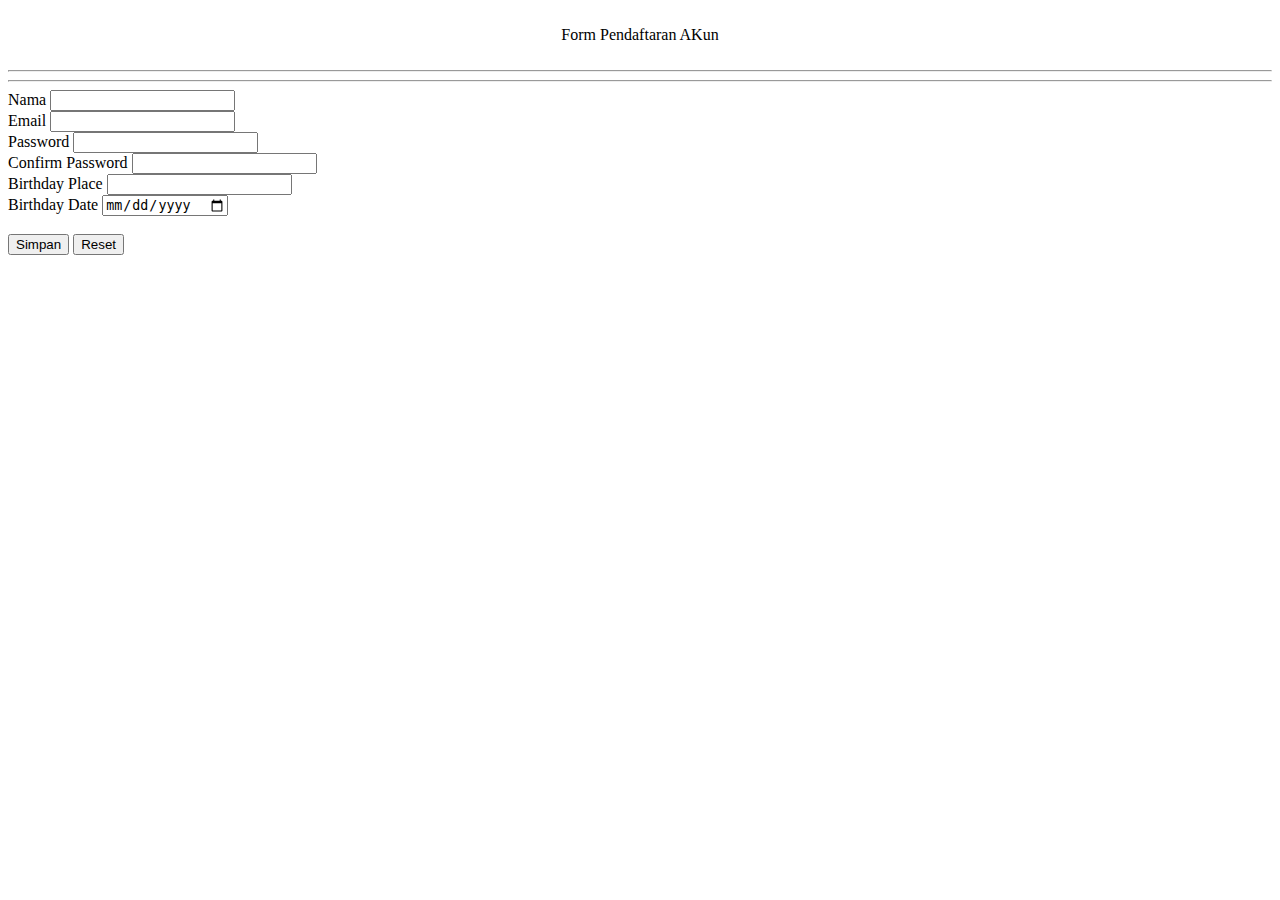
<file: praktikum7_2020573010037_Muhammad-Andra-Maulana/index.html>
<!doctype html>
<html lang="en">
  <head>
    <!-- Required meta tags -->
    <meta charset="utf-8">
    <meta name="viewport" content="width=device-width, initial-scale=1">

    <!-- Bootstrap CSS -->
    <link href="https://cdn.jsdelivr.net/npm/bootstrap@5.1.3/dist/css/bootstrap.min.css" rel="stylesheet" integrity="sha384-1BmE4kWBq78iYhFldvKuhfTAU6auU8tT94WrHftjDbrCEXSU1oBoqyl2QvZ6jIW3" crossorigin="anonymous">
    <title>Pendaftaran Akun</title>
</head>
<body>
    <br>
    <center>Form Pendaftaran AKun</center>
    <br><hr><hr>
    <div class="container">
        <form action="input.php" method="post">
            <div class="row">
                <div class="col">
                    <label for="nama1">Nama</label>
                    <input type="text" class="form-control" name="nama" required>
                </div>
                <div class="col">
                    <label for="nama2">Email</label>
                    <input type="text" class="form-control" name="email" required>
                </div>
            </div>
            <div class="row">
                <div class="col">
                    <label for="nama1">Password</label>
                    <input type="password" class="form-control" name="password">
                </div>
                <div class="col">
                    <label for="nama1">Confirm Password</label>
                    <input type="password" class="form-control" name="password2">
                </div>
            </div>            
            <div class="row">
                <div class="col">
                    <label for="nama1">Birthday Place</label>
                    <input type="text" class="form-control" name="bplace" required>
                </div>
                <div class="col">
                    <label for="nama1">Birthday Date</label>
                    <input type="date" class="form-control" name="bdate" required>
                </div>                
            </div>            
            <br>
            <input type="submit" value="Simpan">
            <input type="reset" value="Reset">
        </form>
    </div>    
    <script src="https://cdn.jsdelivr.net/npm/bootstrap@5.1.3/dist/js/bootstrap.bundle.min.js" integrity="sha384-ka7Sk0Gln4gmtz2MlQnikT1wXgYsOg+OMhuP+IlRH9sENBO0LRn5q+8nbTov4+1p" crossorigin="anonymous"></script>

    <!-- Option 2: Separate Popper and Bootstrap JS -->
    <!--
    <script src="https://cdn.jsdelivr.net/npm/@popperjs/core@2.10.2/dist/umd/popper.min.js" integrity="sha384-7+zCNj/IqJ95wo16oMtfsKbZ9ccEh31eOz1HGyDuCQ6wgnyJNSYdrPa03rtR1zdB" crossorigin="anonymous"></script>
    <script src="https://cdn.jsdelivr.net/npm/bootstrap@5.1.3/dist/js/bootstrap.min.js" integrity="sha384-QJHtvGhmr9XOIpI6YVutG+2QOK9T+ZnN4kzFN1RtK3zEFEIsxhlmWl5/YESvpZ13" crossorigin="anonymous"></script>
    -->
  </body>
</html>
</file>
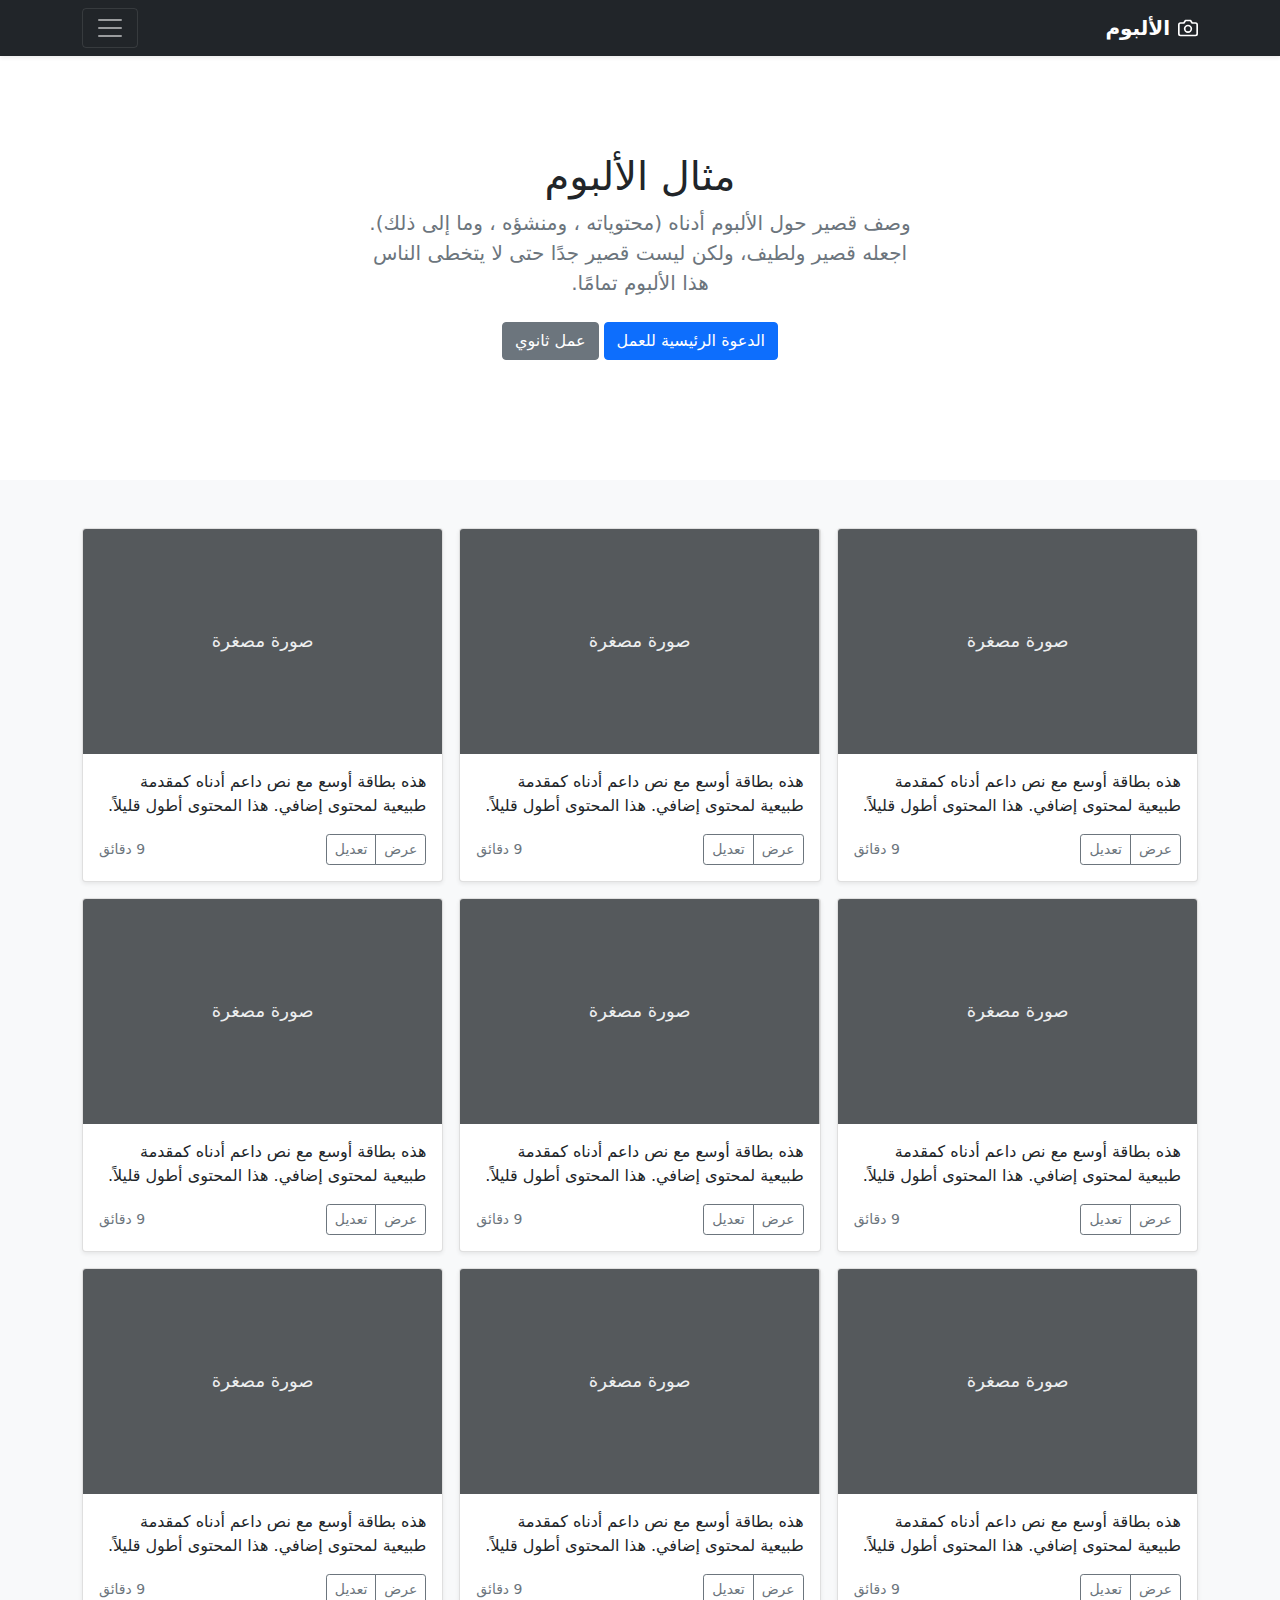
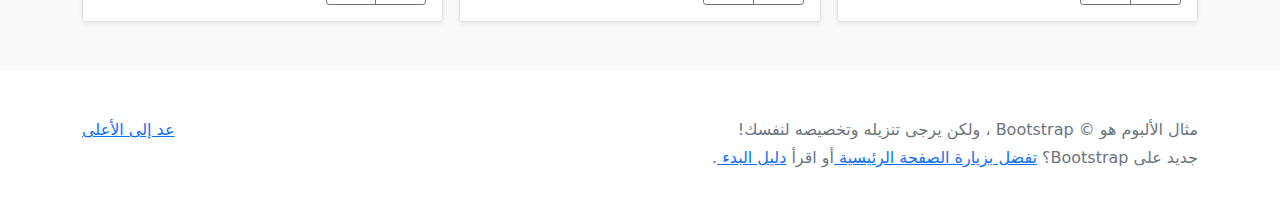
<file: praktikum8_2020573010037_Muhammad-Andra-Maulana/bootstrap-5.1.3-examples/album-rtl/index.html>
<!doctype html>
<html lang="ar" dir="rtl">
  <head>
    <meta charset="utf-8">
    <meta name="viewport" content="width=device-width, initial-scale=1">
    <meta name="description" content="">
    <meta name="author" content="Mark Otto, Jacob Thornton, and Bootstrap contributors">
    <meta name="generator" content="Hugo 0.88.1">
    <title>مثال الألبوم · Bootstrap v5.1</title>

    <link rel="canonical" href="https://getbootstrap.com/docs/5.1/examples/album-rtl/">

    

    <!-- Bootstrap core CSS -->
<link href="../assets/dist/css/bootstrap.rtl.min.css" rel="stylesheet">

    <style>
      .bd-placeholder-img {
        font-size: 1.125rem;
        text-anchor: middle;
        -webkit-user-select: none;
        -moz-user-select: none;
        user-select: none;
      }

      @media (min-width: 768px) {
        .bd-placeholder-img-lg {
          font-size: 3.5rem;
        }
      }
    </style>

    
  </head>
  <body>
    
<header>
  <div class="collapse bg-dark" id="navbarHeader">
    <div class="container">
      <div class="row">
        <div class="col-sm-8 col-md-7 py-4">
          <h4 class="text-white">حول</h4>
          <p class="text-muted">أضف بعض المعلومات حول الألبوم، المؤلف، أو أي سياق خلفية آخر. اجعلها بضع جمل حتى يتمكن الزوار من التقاط بعض التلميحات المفيدة. ثم اربطها ببعض مواقع التواصل الاجتماعي أو معلومات الاتصال.</p>
        </div>
        <div class="col-sm-4 offset-md-1 py-4">
          <h4 class="text-white">تواصل معي</h4>
          <ul class="list-unstyled">
            <li><a href="#" class="text-white">تابعني على تويتر</a></li>
            <li><a href="#" class="text-white">شاركني الإعجاب في فيسبوك</a></li>
            <li><a href="#" class="text-white">راسلني على البريد الإلكتروني</a></li>
          </ul>
        </div>
      </div>
    </div>
  </div>
  <div class="navbar navbar-dark bg-dark shadow-sm">
    <div class="container">
      <a href="#" class="navbar-brand d-flex align-items-center">
        <svg xmlns="http://www.w3.org/2000/svg" width="20" height="20" fill="none" stroke="currentColor" stroke-linecap="round" stroke-linejoin="round" stroke-width="2" aria-hidden="true" class="me-2" viewBox="0 0 24 24"><path d="M23 19a2 2 0 0 1-2 2H3a2 2 0 0 1-2-2V8a2 2 0 0 1 2-2h4l2-3h6l2 3h4a2 2 0 0 1 2 2z"/><circle cx="12" cy="13" r="4"/></svg>
        <strong>الألبوم</strong>
      </a>
      <button class="navbar-toggler" type="button" data-bs-toggle="collapse" data-bs-target="#navbarHeader" aria-controls="navbarHeader" aria-expanded="false" aria-label="تبديل التنقل">
        <span class="navbar-toggler-icon"></span>
      </button>
    </div>
  </div>
</header>

<main>

  <section class="py-5 text-center container">
    <div class="row py-lg-5">
      <div class="col-lg-6 col-md-8 mx-auto">
        <h1 class="fw-light">مثال الألبوم</h1>
        <p class="lead text-muted">وصف قصير حول الألبوم أدناه (محتوياته ، ومنشؤه ، وما إلى ذلك). اجعله قصير ولطيف، ولكن ليست قصير جدًا حتى لا يتخطى الناس هذا الألبوم تمامًا.</p>
        <p>
          <a href="#" class="btn btn-primary my-2">الدعوة الرئيسية للعمل</a>
          <a href="#" class="btn btn-secondary my-2">عمل ثانوي</a>
        </p>
      </div>
    </div>
  </section>

  <div class="album py-5 bg-light">
    <div class="container">

      <div class="row row-cols-1 row-cols-sm-2 row-cols-md-3 g-3">
        <div class="col">
          <div class="card shadow-sm">
            <svg class="bd-placeholder-img card-img-top" width="100%" height="225" xmlns="http://www.w3.org/2000/svg" role="img" aria-label="Placeholder: صورة مصغرة" preserveAspectRatio="xMidYMid slice" focusable="false"><title>Placeholder</title><rect width="100%" height="100%" fill="#55595c"/><text x="50%" y="50%" fill="#eceeef" dy=".3em">صورة مصغرة</text></svg>

            <div class="card-body">
              <p class="card-text">هذه بطاقة أوسع مع نص داعم أدناه كمقدمة طبيعية لمحتوى إضافي. هذا المحتوى أطول قليلاً.</p>
              <div class="d-flex justify-content-between align-items-center">
                <div class="btn-group">
                  <button type="button" class="btn btn-sm btn-outline-secondary">عرض</button>
                  <button type="button" class="btn btn-sm btn-outline-secondary">تعديل</button>
                </div>
                <small class="text-muted">9 دقائق</small>
              </div>
            </div>
          </div>
        </div>
        <div class="col">
          <div class="card shadow-sm">
            <svg class="bd-placeholder-img card-img-top" width="100%" height="225" xmlns="http://www.w3.org/2000/svg" role="img" aria-label="Placeholder: صورة مصغرة" preserveAspectRatio="xMidYMid slice" focusable="false"><title>Placeholder</title><rect width="100%" height="100%" fill="#55595c"/><text x="50%" y="50%" fill="#eceeef" dy=".3em">صورة مصغرة</text></svg>

            <div class="card-body">
              <p class="card-text">هذه بطاقة أوسع مع نص داعم أدناه كمقدمة طبيعية لمحتوى إضافي. هذا المحتوى أطول قليلاً.</p>
              <div class="d-flex justify-content-between align-items-center">
                <div class="btn-group">
                  <button type="button" class="btn btn-sm btn-outline-secondary">عرض</button>
                  <button type="button" class="btn btn-sm btn-outline-secondary">تعديل</button>
                </div>
                <small class="text-muted">9 دقائق</small>
              </div>
            </div>
          </div>
        </div>
        <div class="col">
          <div class="card shadow-sm">
            <svg class="bd-placeholder-img card-img-top" width="100%" height="225" xmlns="http://www.w3.org/2000/svg" role="img" aria-label="Placeholder: صورة مصغرة" preserveAspectRatio="xMidYMid slice" focusable="false"><title>Placeholder</title><rect width="100%" height="100%" fill="#55595c"/><text x="50%" y="50%" fill="#eceeef" dy=".3em">صورة مصغرة</text></svg>

            <div class="card-body">
              <p class="card-text">هذه بطاقة أوسع مع نص داعم أدناه كمقدمة طبيعية لمحتوى إضافي. هذا المحتوى أطول قليلاً.</p>
              <div class="d-flex justify-content-between align-items-center">
                <div class="btn-group">
                  <button type="button" class="btn btn-sm btn-outline-secondary">عرض</button>
                  <button type="button" class="btn btn-sm btn-outline-secondary">تعديل</button>
                </div>
                <small class="text-muted">9 دقائق</small>
              </div>
            </div>
          </div>
        </div>

        <div class="col">
          <div class="card shadow-sm">
            <svg class="bd-placeholder-img card-img-top" width="100%" height="225" xmlns="http://www.w3.org/2000/svg" role="img" aria-label="Placeholder: صورة مصغرة" preserveAspectRatio="xMidYMid slice" focusable="false"><title>Placeholder</title><rect width="100%" height="100%" fill="#55595c"/><text x="50%" y="50%" fill="#eceeef" dy=".3em">صورة مصغرة</text></svg>

            <div class="card-body">
              <p class="card-text">هذه بطاقة أوسع مع نص داعم أدناه كمقدمة طبيعية لمحتوى إضافي. هذا المحتوى أطول قليلاً.</p>
              <div class="d-flex justify-content-between align-items-center">
                <div class="btn-group">
                  <button type="button" class="btn btn-sm btn-outline-secondary">عرض</button>
                  <button type="button" class="btn btn-sm btn-outline-secondary">تعديل</button>
                </div>
                <small class="text-muted">9 دقائق</small>
              </div>
            </div>
          </div>
        </div>
        <div class="col">
          <div class="card shadow-sm">
            <svg class="bd-placeholder-img card-img-top" width="100%" height="225" xmlns="http://www.w3.org/2000/svg" role="img" aria-label="Placeholder: صورة مصغرة" preserveAspectRatio="xMidYMid slice" focusable="false"><title>Placeholder</title><rect width="100%" height="100%" fill="#55595c"/><text x="50%" y="50%" fill="#eceeef" dy=".3em">صورة مصغرة</text></svg>

            <div class="card-body">
              <p class="card-text">هذه بطاقة أوسع مع نص داعم أدناه كمقدمة طبيعية لمحتوى إضافي. هذا المحتوى أطول قليلاً.</p>
              <div class="d-flex justify-content-between align-items-center">
                <div class="btn-group">
                  <button type="button" class="btn btn-sm btn-outline-secondary">عرض</button>
                  <button type="button" class="btn btn-sm btn-outline-secondary">تعديل</button>
                </div>
                <small class="text-muted">9 دقائق</small>
              </div>
            </div>
          </div>
        </div>
        <div class="col">
          <div class="card shadow-sm">
            <svg class="bd-placeholder-img card-img-top" width="100%" height="225" xmlns="http://www.w3.org/2000/svg" role="img" aria-label="Placeholder: صورة مصغرة" preserveAspectRatio="xMidYMid slice" focusable="false"><title>Placeholder</title><rect width="100%" height="100%" fill="#55595c"/><text x="50%" y="50%" fill="#eceeef" dy=".3em">صورة مصغرة</text></svg>

            <div class="card-body">
              <p class="card-text">هذه بطاقة أوسع مع نص داعم أدناه كمقدمة طبيعية لمحتوى إضافي. هذا المحتوى أطول قليلاً.</p>
              <div class="d-flex justify-content-between align-items-center">
                <div class="btn-group">
                  <button type="button" class="btn btn-sm btn-outline-secondary">عرض</button>
                  <button type="button" class="btn btn-sm btn-outline-secondary">تعديل</button>
                </div>
                <small class="text-muted">9 دقائق</small>
              </div>
            </div>
          </div>
        </div>

        <div class="col">
          <div class="card shadow-sm">
            <svg class="bd-placeholder-img card-img-top" width="100%" height="225" xmlns="http://www.w3.org/2000/svg" role="img" aria-label="Placeholder: صورة مصغرة" preserveAspectRatio="xMidYMid slice" focusable="false"><title>Placeholder</title><rect width="100%" height="100%" fill="#55595c"/><text x="50%" y="50%" fill="#eceeef" dy=".3em">صورة مصغرة</text></svg>

            <div class="card-body">
              <p class="card-text">هذه بطاقة أوسع مع نص داعم أدناه كمقدمة طبيعية لمحتوى إضافي. هذا المحتوى أطول قليلاً.</p>
              <div class="d-flex justify-content-between align-items-center">
                <div class="btn-group">
                  <button type="button" class="btn btn-sm btn-outline-secondary">عرض</button>
                  <button type="button" class="btn btn-sm btn-outline-secondary">تعديل</button>
                </div>
                <small class="text-muted">9 دقائق</small>
              </div>
            </div>
          </div>
        </div>
        <div class="col">
          <div class="card shadow-sm">
            <svg class="bd-placeholder-img card-img-top" width="100%" height="225" xmlns="http://www.w3.org/2000/svg" role="img" aria-label="Placeholder: صورة مصغرة" preserveAspectRatio="xMidYMid slice" focusable="false"><title>Placeholder</title><rect width="100%" height="100%" fill="#55595c"/><text x="50%" y="50%" fill="#eceeef" dy=".3em">صورة مصغرة</text></svg>

            <div class="card-body">
              <p class="card-text">هذه بطاقة أوسع مع نص داعم أدناه كمقدمة طبيعية لمحتوى إضافي. هذا المحتوى أطول قليلاً.</p>
              <div class="d-flex justify-content-between align-items-center">
                <div class="btn-group">
                  <button type="button" class="btn btn-sm btn-outline-secondary">عرض</button>
                  <button type="button" class="btn btn-sm btn-outline-secondary">تعديل</button>
                </div>
                <small class="text-muted">9 دقائق</small>
              </div>
            </div>
          </div>
        </div>
        <div class="col">
          <div class="card shadow-sm">
            <svg class="bd-placeholder-img card-img-top" width="100%" height="225" xmlns="http://www.w3.org/2000/svg" role="img" aria-label="Placeholder: صورة مصغرة" preserveAspectRatio="xMidYMid slice" focusable="false"><title>Placeholder</title><rect width="100%" height="100%" fill="#55595c"/><text x="50%" y="50%" fill="#eceeef" dy=".3em">صورة مصغرة</text></svg>

            <div class="card-body">
              <p class="card-text">هذه بطاقة أوسع مع نص داعم أدناه كمقدمة طبيعية لمحتوى إضافي. هذا المحتوى أطول قليلاً.</p>
              <div class="d-flex justify-content-between align-items-center">
                <div class="btn-group">
                  <button type="button" class="btn btn-sm btn-outline-secondary">عرض</button>
                  <button type="button" class="btn btn-sm btn-outline-secondary">تعديل</button>
                </div>
                <small class="text-muted">9 دقائق</small>
              </div>
            </div>
          </div>
        </div>
      </div>
    </div>
  </div>

</main>

<footer class="text-muted py-5">
  <div class="container">
    <p class="float-end mb-1">
      <a href="#">عد إلى الأعلى</a>
    </p>
    <p class="mb-1">مثال الألبوم هو © Bootstrap ، ولكن يرجى تنزيله وتخصيصه لنفسك!</p>
    <p class="mb-0">جديد على Bootstrap؟ <a href="/"> تفضل بزيارة الصفحة الرئيسية </a> أو اقرأ <a href="../getting-started/introduction/ "> دليل البدء </a>.</p>
  </div>
</footer>


    <script src="../assets/dist/js/bootstrap.bundle.min.js"></script>

      
  </body>
</html>
</file>
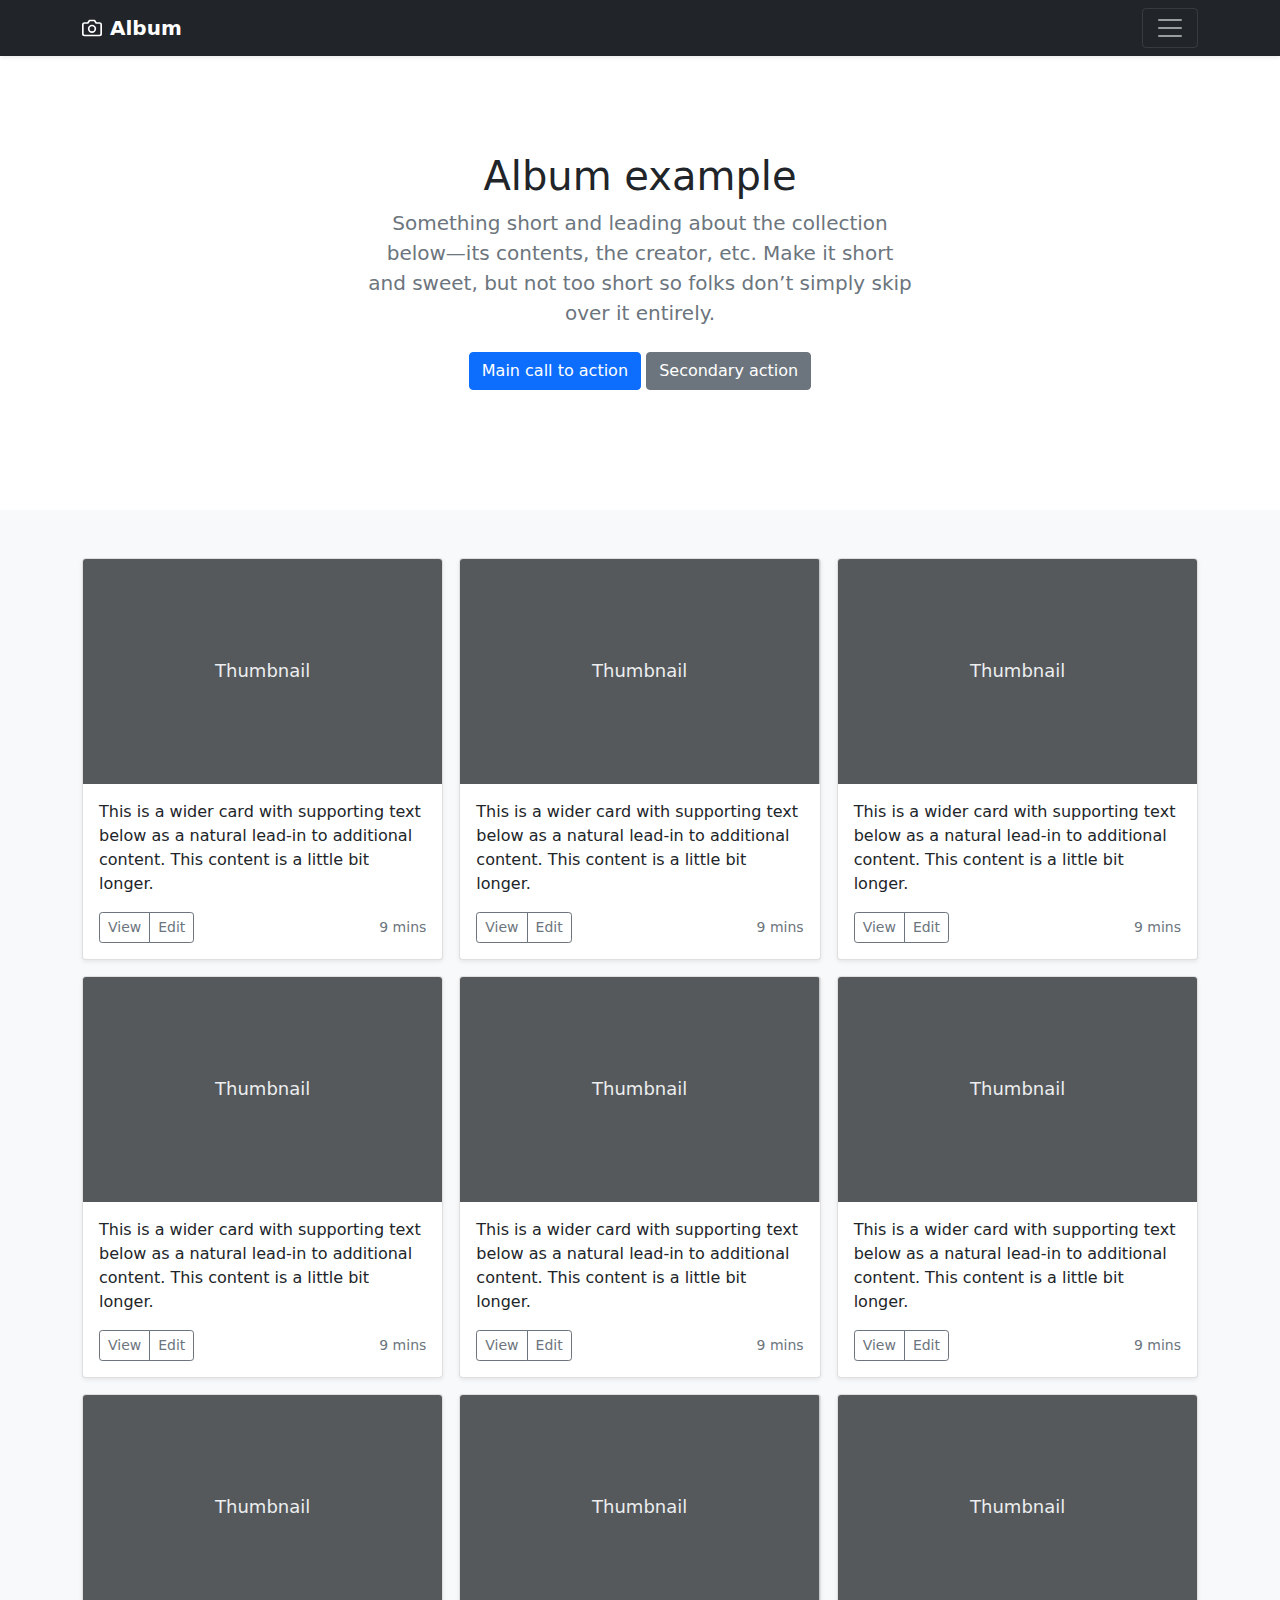
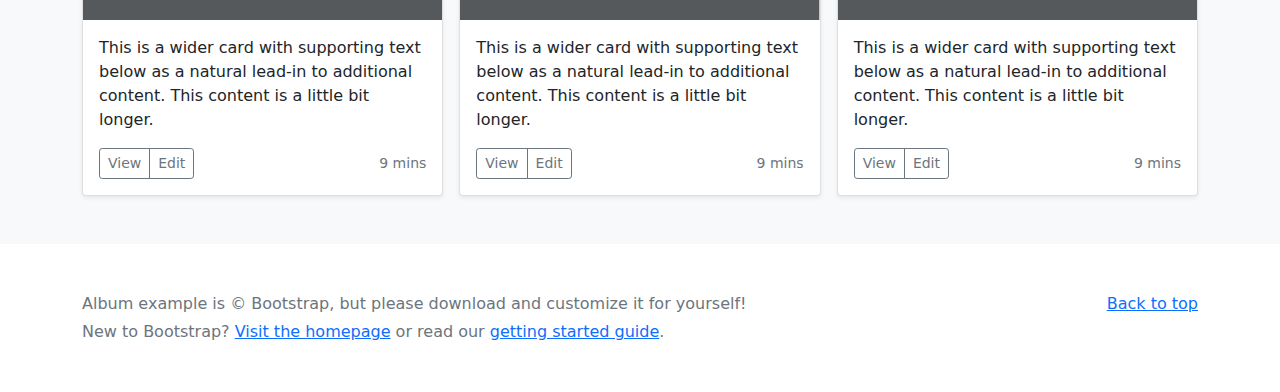
<file: praktikum8_2020573010037_Muhammad-Andra-Maulana/bootstrap-5.1.3-examples/album/index.html>
<!doctype html>
<html lang="en">
  <head>
    <meta charset="utf-8">
    <meta name="viewport" content="width=device-width, initial-scale=1">
    <meta name="description" content="">
    <meta name="author" content="Mark Otto, Jacob Thornton, and Bootstrap contributors">
    <meta name="generator" content="Hugo 0.88.1">
    <title>Album example · Bootstrap v5.1</title>

    <link rel="canonical" href="https://getbootstrap.com/docs/5.1/examples/album/">

    

    <!-- Bootstrap core CSS -->
<link href="../assets/dist/css/bootstrap.min.css" rel="stylesheet">

    <style>
      .bd-placeholder-img {
        font-size: 1.125rem;
        text-anchor: middle;
        -webkit-user-select: none;
        -moz-user-select: none;
        user-select: none;
      }

      @media (min-width: 768px) {
        .bd-placeholder-img-lg {
          font-size: 3.5rem;
        }
      }
    </style>

    
  </head>
  <body>
    
<header>
  <div class="collapse bg-dark" id="navbarHeader">
    <div class="container">
      <div class="row">
        <div class="col-sm-8 col-md-7 py-4">
          <h4 class="text-white">About</h4>
          <p class="text-muted">Add some information about the album below, the author, or any other background context. Make it a few sentences long so folks can pick up some informative tidbits. Then, link them off to some social networking sites or contact information.</p>
        </div>
        <div class="col-sm-4 offset-md-1 py-4">
          <h4 class="text-white">Contact</h4>
          <ul class="list-unstyled">
            <li><a href="#" class="text-white">Follow on Twitter</a></li>
            <li><a href="#" class="text-white">Like on Facebook</a></li>
            <li><a href="#" class="text-white">Email me</a></li>
          </ul>
        </div>
      </div>
    </div>
  </div>
  <div class="navbar navbar-dark bg-dark shadow-sm">
    <div class="container">
      <a href="#" class="navbar-brand d-flex align-items-center">
        <svg xmlns="http://www.w3.org/2000/svg" width="20" height="20" fill="none" stroke="currentColor" stroke-linecap="round" stroke-linejoin="round" stroke-width="2" aria-hidden="true" class="me-2" viewBox="0 0 24 24"><path d="M23 19a2 2 0 0 1-2 2H3a2 2 0 0 1-2-2V8a2 2 0 0 1 2-2h4l2-3h6l2 3h4a2 2 0 0 1 2 2z"/><circle cx="12" cy="13" r="4"/></svg>
        <strong>Album</strong>
      </a>
      <button class="navbar-toggler" type="button" data-bs-toggle="collapse" data-bs-target="#navbarHeader" aria-controls="navbarHeader" aria-expanded="false" aria-label="Toggle navigation">
        <span class="navbar-toggler-icon"></span>
      </button>
    </div>
  </div>
</header>

<main>

  <section class="py-5 text-center container">
    <div class="row py-lg-5">
      <div class="col-lg-6 col-md-8 mx-auto">
        <h1 class="fw-light">Album example</h1>
        <p class="lead text-muted">Something short and leading about the collection below—its contents, the creator, etc. Make it short and sweet, but not too short so folks don’t simply skip over it entirely.</p>
        <p>
          <a href="#" class="btn btn-primary my-2">Main call to action</a>
          <a href="#" class="btn btn-secondary my-2">Secondary action</a>
        </p>
      </div>
    </div>
  </section>

  <div class="album py-5 bg-light">
    <div class="container">

      <div class="row row-cols-1 row-cols-sm-2 row-cols-md-3 g-3">
        <div class="col">
          <div class="card shadow-sm">
            <svg class="bd-placeholder-img card-img-top" width="100%" height="225" xmlns="http://www.w3.org/2000/svg" role="img" aria-label="Placeholder: Thumbnail" preserveAspectRatio="xMidYMid slice" focusable="false"><title>Placeholder</title><rect width="100%" height="100%" fill="#55595c"/><text x="50%" y="50%" fill="#eceeef" dy=".3em">Thumbnail</text></svg>

            <div class="card-body">
              <p class="card-text">This is a wider card with supporting text below as a natural lead-in to additional content. This content is a little bit longer.</p>
              <div class="d-flex justify-content-between align-items-center">
                <div class="btn-group">
                  <button type="button" class="btn btn-sm btn-outline-secondary">View</button>
                  <button type="button" class="btn btn-sm btn-outline-secondary">Edit</button>
                </div>
                <small class="text-muted">9 mins</small>
              </div>
            </div>
          </div>
        </div>
        <div class="col">
          <div class="card shadow-sm">
            <svg class="bd-placeholder-img card-img-top" width="100%" height="225" xmlns="http://www.w3.org/2000/svg" role="img" aria-label="Placeholder: Thumbnail" preserveAspectRatio="xMidYMid slice" focusable="false"><title>Placeholder</title><rect width="100%" height="100%" fill="#55595c"/><text x="50%" y="50%" fill="#eceeef" dy=".3em">Thumbnail</text></svg>

            <div class="card-body">
              <p class="card-text">This is a wider card with supporting text below as a natural lead-in to additional content. This content is a little bit longer.</p>
              <div class="d-flex justify-content-between align-items-center">
                <div class="btn-group">
                  <button type="button" class="btn btn-sm btn-outline-secondary">View</button>
                  <button type="button" class="btn btn-sm btn-outline-secondary">Edit</button>
                </div>
                <small class="text-muted">9 mins</small>
              </div>
            </div>
          </div>
        </div>
        <div class="col">
          <div class="card shadow-sm">
            <svg class="bd-placeholder-img card-img-top" width="100%" height="225" xmlns="http://www.w3.org/2000/svg" role="img" aria-label="Placeholder: Thumbnail" preserveAspectRatio="xMidYMid slice" focusable="false"><title>Placeholder</title><rect width="100%" height="100%" fill="#55595c"/><text x="50%" y="50%" fill="#eceeef" dy=".3em">Thumbnail</text></svg>

            <div class="card-body">
              <p class="card-text">This is a wider card with supporting text below as a natural lead-in to additional content. This content is a little bit longer.</p>
              <div class="d-flex justify-content-between align-items-center">
                <div class="btn-group">
                  <button type="button" class="btn btn-sm btn-outline-secondary">View</button>
                  <button type="button" class="btn btn-sm btn-outline-secondary">Edit</button>
                </div>
                <small class="text-muted">9 mins</small>
              </div>
            </div>
          </div>
        </div>

        <div class="col">
          <div class="card shadow-sm">
            <svg class="bd-placeholder-img card-img-top" width="100%" height="225" xmlns="http://www.w3.org/2000/svg" role="img" aria-label="Placeholder: Thumbnail" preserveAspectRatio="xMidYMid slice" focusable="false"><title>Placeholder</title><rect width="100%" height="100%" fill="#55595c"/><text x="50%" y="50%" fill="#eceeef" dy=".3em">Thumbnail</text></svg>

            <div class="card-body">
              <p class="card-text">This is a wider card with supporting text below as a natural lead-in to additional content. This content is a little bit longer.</p>
              <div class="d-flex justify-content-between align-items-center">
                <div class="btn-group">
                  <button type="button" class="btn btn-sm btn-outline-secondary">View</button>
                  <button type="button" class="btn btn-sm btn-outline-secondary">Edit</button>
                </div>
                <small class="text-muted">9 mins</small>
              </div>
            </div>
          </div>
        </div>
        <div class="col">
          <div class="card shadow-sm">
            <svg class="bd-placeholder-img card-img-top" width="100%" height="225" xmlns="http://www.w3.org/2000/svg" role="img" aria-label="Placeholder: Thumbnail" preserveAspectRatio="xMidYMid slice" focusable="false"><title>Placeholder</title><rect width="100%" height="100%" fill="#55595c"/><text x="50%" y="50%" fill="#eceeef" dy=".3em">Thumbnail</text></svg>

            <div class="card-body">
              <p class="card-text">This is a wider card with supporting text below as a natural lead-in to additional content. This content is a little bit longer.</p>
              <div class="d-flex justify-content-between align-items-center">
                <div class="btn-group">
                  <button type="button" class="btn btn-sm btn-outline-secondary">View</button>
                  <button type="button" class="btn btn-sm btn-outline-secondary">Edit</button>
                </div>
                <small class="text-muted">9 mins</small>
              </div>
            </div>
          </div>
        </div>
        <div class="col">
          <div class="card shadow-sm">
            <svg class="bd-placeholder-img card-img-top" width="100%" height="225" xmlns="http://www.w3.org/2000/svg" role="img" aria-label="Placeholder: Thumbnail" preserveAspectRatio="xMidYMid slice" focusable="false"><title>Placeholder</title><rect width="100%" height="100%" fill="#55595c"/><text x="50%" y="50%" fill="#eceeef" dy=".3em">Thumbnail</text></svg>

            <div class="card-body">
              <p class="card-text">This is a wider card with supporting text below as a natural lead-in to additional content. This content is a little bit longer.</p>
              <div class="d-flex justify-content-between align-items-center">
                <div class="btn-group">
                  <button type="button" class="btn btn-sm btn-outline-secondary">View</button>
                  <button type="button" class="btn btn-sm btn-outline-secondary">Edit</button>
                </div>
                <small class="text-muted">9 mins</small>
              </div>
            </div>
          </div>
        </div>

        <div class="col">
          <div class="card shadow-sm">
            <svg class="bd-placeholder-img card-img-top" width="100%" height="225" xmlns="http://www.w3.org/2000/svg" role="img" aria-label="Placeholder: Thumbnail" preserveAspectRatio="xMidYMid slice" focusable="false"><title>Placeholder</title><rect width="100%" height="100%" fill="#55595c"/><text x="50%" y="50%" fill="#eceeef" dy=".3em">Thumbnail</text></svg>

            <div class="card-body">
              <p class="card-text">This is a wider card with supporting text below as a natural lead-in to additional content. This content is a little bit longer.</p>
              <div class="d-flex justify-content-between align-items-center">
                <div class="btn-group">
                  <button type="button" class="btn btn-sm btn-outline-secondary">View</button>
                  <button type="button" class="btn btn-sm btn-outline-secondary">Edit</button>
                </div>
                <small class="text-muted">9 mins</small>
              </div>
            </div>
          </div>
        </div>
        <div class="col">
          <div class="card shadow-sm">
            <svg class="bd-placeholder-img card-img-top" width="100%" height="225" xmlns="http://www.w3.org/2000/svg" role="img" aria-label="Placeholder: Thumbnail" preserveAspectRatio="xMidYMid slice" focusable="false"><title>Placeholder</title><rect width="100%" height="100%" fill="#55595c"/><text x="50%" y="50%" fill="#eceeef" dy=".3em">Thumbnail</text></svg>

            <div class="card-body">
              <p class="card-text">This is a wider card with supporting text below as a natural lead-in to additional content. This content is a little bit longer.</p>
              <div class="d-flex justify-content-between align-items-center">
                <div class="btn-group">
                  <button type="button" class="btn btn-sm btn-outline-secondary">View</button>
                  <button type="button" class="btn btn-sm btn-outline-secondary">Edit</button>
                </div>
                <small class="text-muted">9 mins</small>
              </div>
            </div>
          </div>
        </div>
        <div class="col">
          <div class="card shadow-sm">
            <svg class="bd-placeholder-img card-img-top" width="100%" height="225" xmlns="http://www.w3.org/2000/svg" role="img" aria-label="Placeholder: Thumbnail" preserveAspectRatio="xMidYMid slice" focusable="false"><title>Placeholder</title><rect width="100%" height="100%" fill="#55595c"/><text x="50%" y="50%" fill="#eceeef" dy=".3em">Thumbnail</text></svg>

            <div class="card-body">
              <p class="card-text">This is a wider card with supporting text below as a natural lead-in to additional content. This content is a little bit longer.</p>
              <div class="d-flex justify-content-between align-items-center">
                <div class="btn-group">
                  <button type="button" class="btn btn-sm btn-outline-secondary">View</button>
                  <button type="button" class="btn btn-sm btn-outline-secondary">Edit</button>
                </div>
                <small class="text-muted">9 mins</small>
              </div>
            </div>
          </div>
        </div>
      </div>
    </div>
  </div>

</main>

<footer class="text-muted py-5">
  <div class="container">
    <p class="float-end mb-1">
      <a href="#">Back to top</a>
    </p>
    <p class="mb-1">Album example is &copy; Bootstrap, but please download and customize it for yourself!</p>
    <p class="mb-0">New to Bootstrap? <a href="/">Visit the homepage</a> or read our <a href="../getting-started/introduction/">getting started guide</a>.</p>
  </div>
</footer>


    <script src="../assets/dist/js/bootstrap.bundle.min.js"></script>

      
  </body>
</html>
</file>
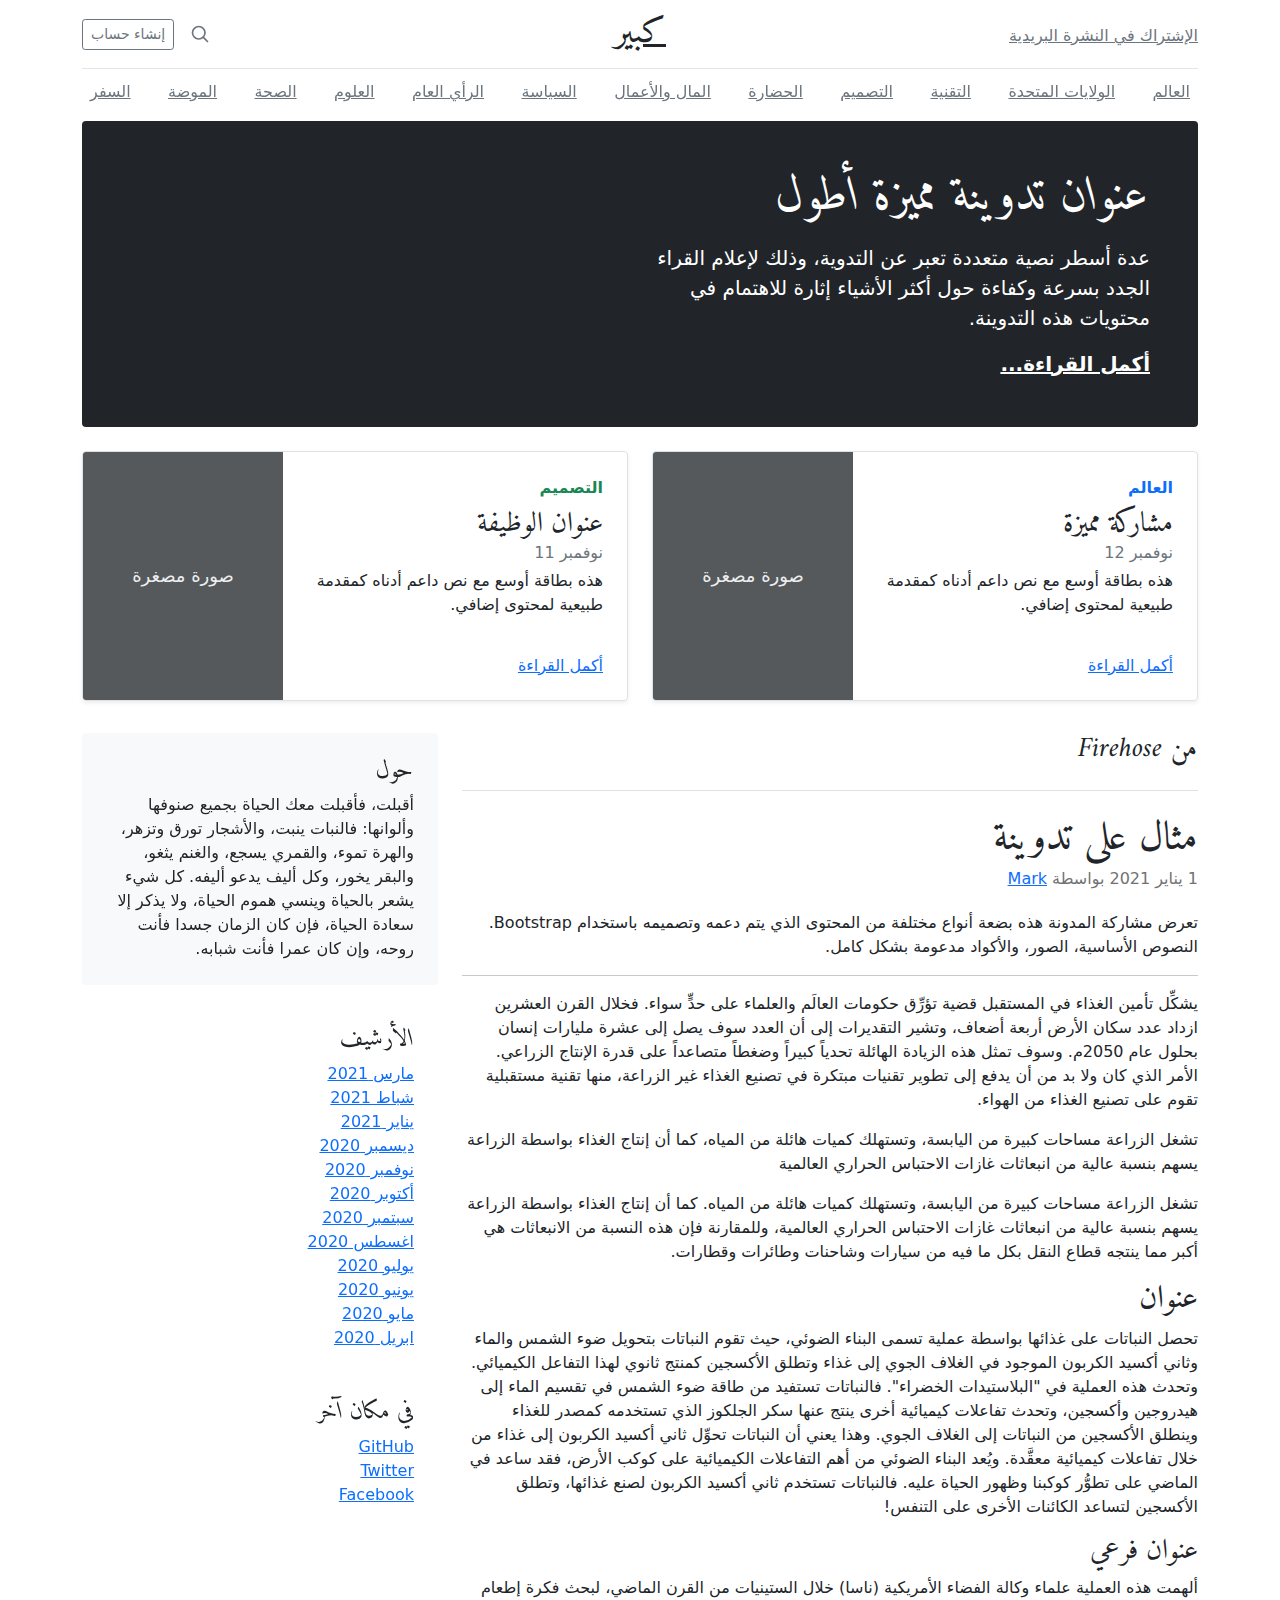
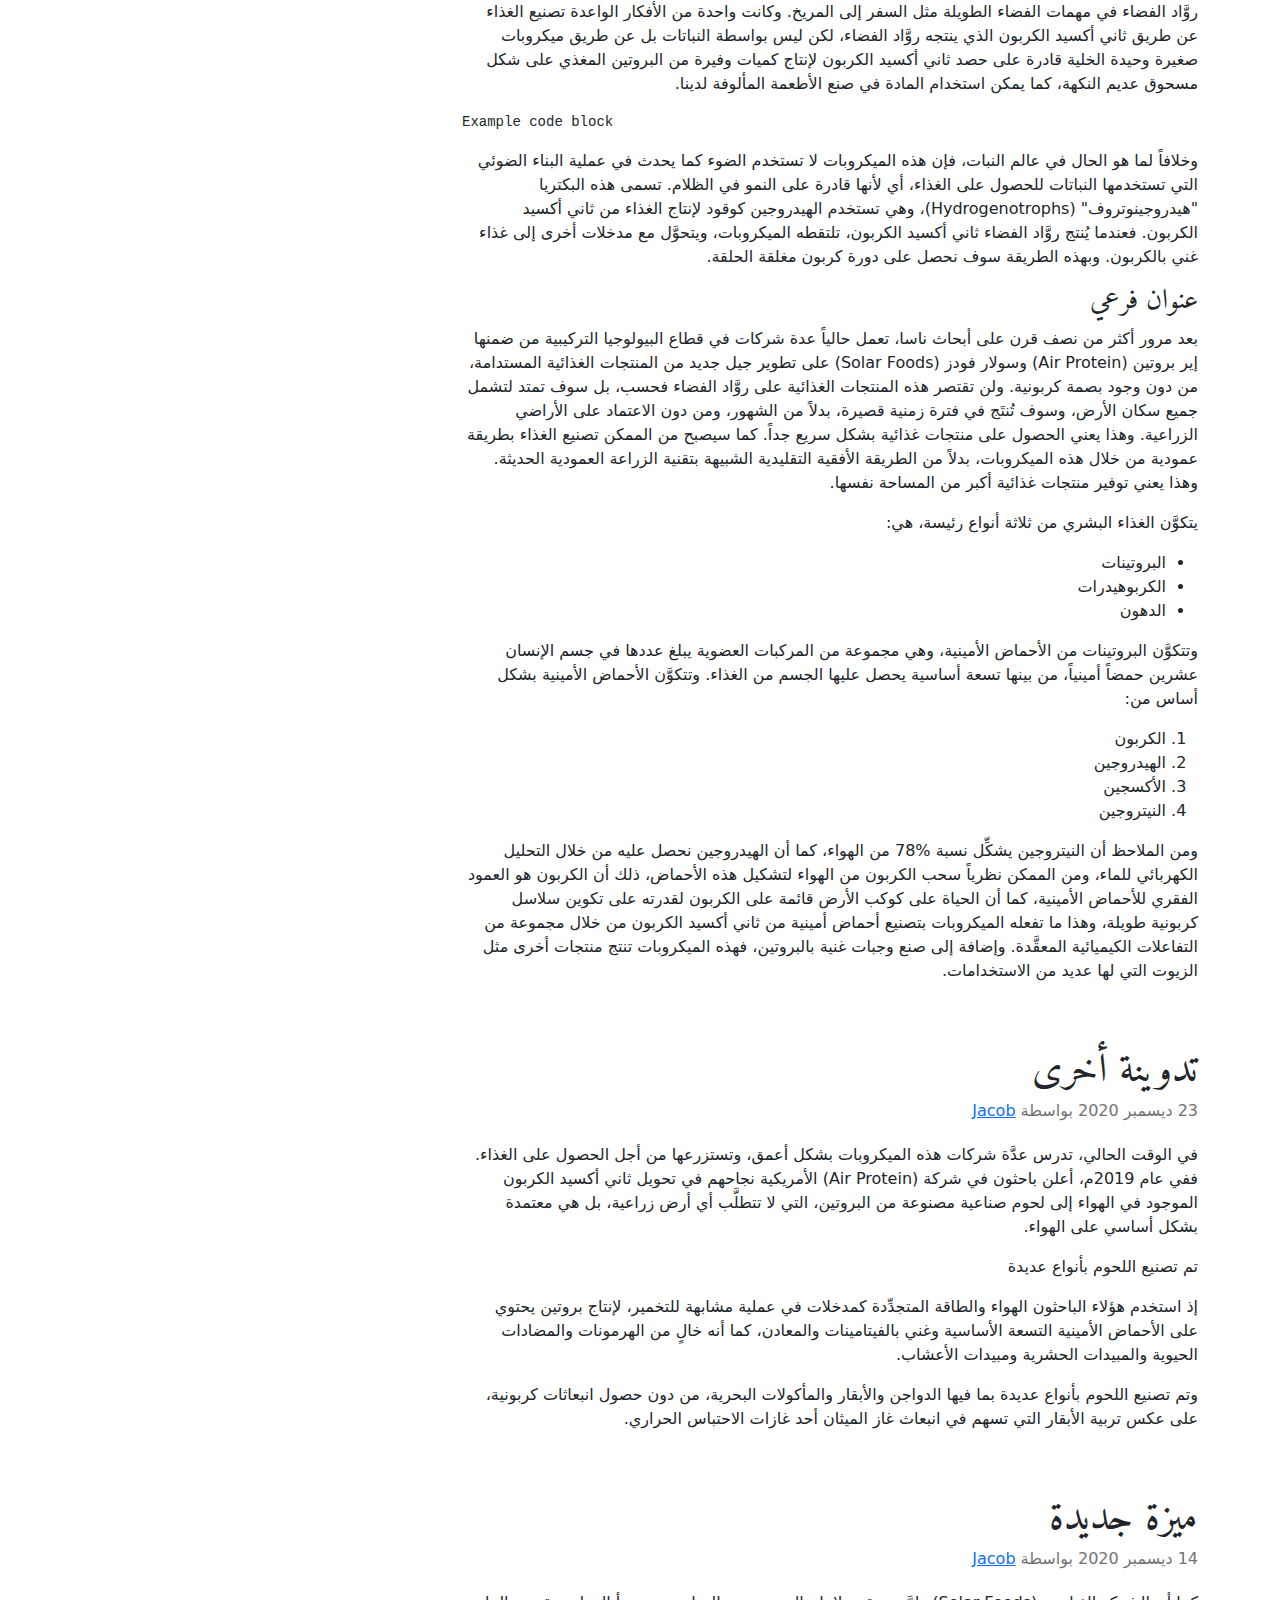
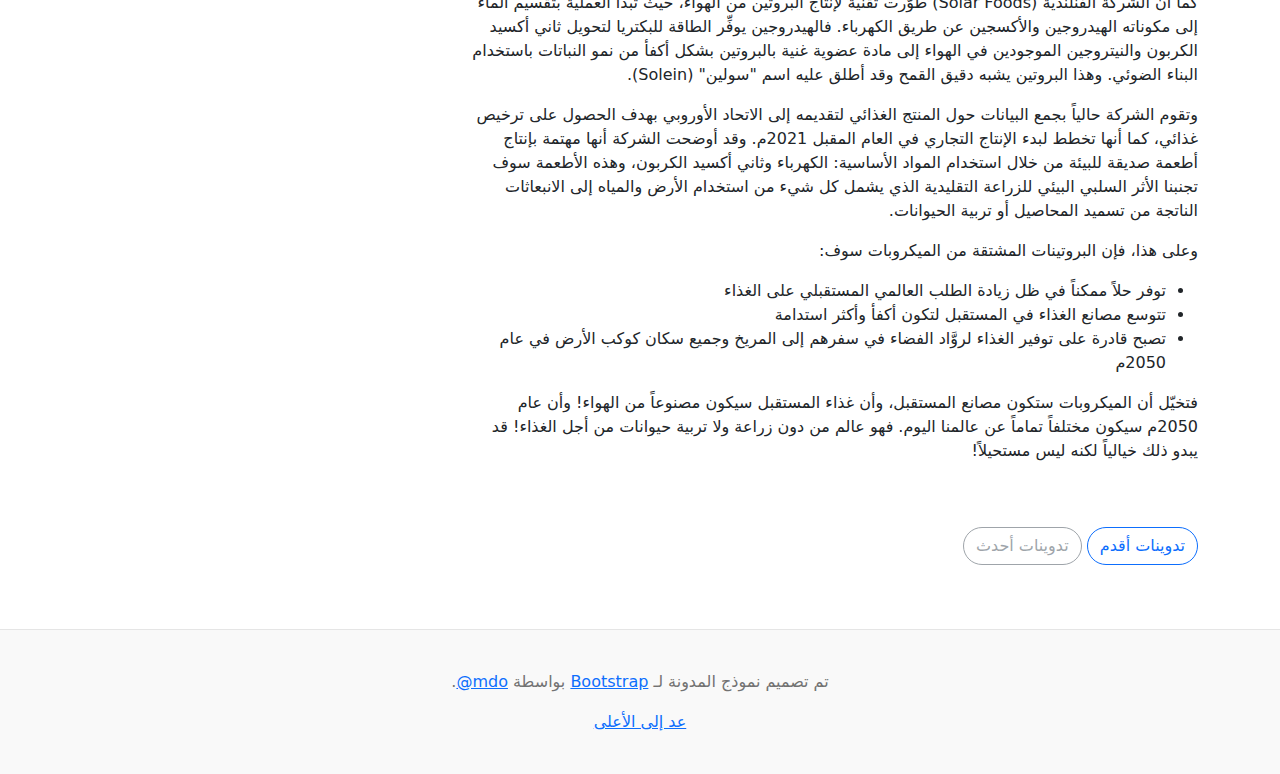
<file: praktikum8_2020573010037_Muhammad-Andra-Maulana/bootstrap-5.1.3-examples/blog-rtl/index.html>
<!doctype html>
<html lang="ar" dir="rtl">
  <head>
    <meta charset="utf-8">
    <meta name="viewport" content="width=device-width, initial-scale=1">
    <meta name="description" content="">
    <meta name="author" content="Mark Otto, Jacob Thornton, and Bootstrap contributors">
    <meta name="generator" content="Hugo 0.88.1">
    <title>قالب المدونة · Bootstrap v5.1</title>

    <link rel="canonical" href="https://getbootstrap.com/docs/5.1/examples/blog-rtl/">

    

    <!-- Bootstrap core CSS -->
<link href="../assets/dist/css/bootstrap.rtl.min.css" rel="stylesheet">

    <style>
      .bd-placeholder-img {
        font-size: 1.125rem;
        text-anchor: middle;
        -webkit-user-select: none;
        -moz-user-select: none;
        user-select: none;
      }

      @media (min-width: 768px) {
        .bd-placeholder-img-lg {
          font-size: 3.5rem;
        }
      }
    </style>

    
    <!-- Custom styles for this template -->
    <link href="https://fonts.googleapis.com/css?family=Amiri:wght@400;700&amp;display=swap" rel="stylesheet">
    <!-- Custom styles for this template -->
    <link href="../blog/blog.rtl.css" rel="stylesheet">
  </head>
  <body>
    
<div class="container">
  <header class="blog-header py-3">
    <div class="row flex-nowrap justify-content-between align-items-center">
      <div class="col-4 pt-1">
        <a class="link-secondary" href="#">الإشتراك في النشرة البريدية</a>
      </div>
      <div class="col-4 text-center">
        <a class="blog-header-logo text-dark" href="#">كبير</a>
      </div>
      <div class="col-4 d-flex justify-content-end align-items-center">
        <a class="link-secondary" href="#" aria-label="بحث">
          <svg xmlns="http://www.w3.org/2000/svg" width="20" height="20" fill="none" stroke="currentColor" stroke-linecap="round" stroke-linejoin="round" stroke-width="2" class="mx-3" role="img" viewBox="0 0 24 24"><title>بحث</title><circle cx="10.5" cy="10.5" r="7.5"/><path d="M21 21l-5.2-5.2"/></svg>
        </a>
        <a class="btn btn-sm btn-outline-secondary" href="#">إنشاء حساب</a>
      </div>
    </div>
  </header>

  <div class="nav-scroller py-1 mb-2">
    <nav class="nav d-flex justify-content-between">
      <a class="p-2 link-secondary" href="#">العالم</a>
      <a class="p-2 link-secondary" href="#">الولايات المتحدة</a>
      <a class="p-2 link-secondary" href="#">التقنية</a>
      <a class="p-2 link-secondary" href="#">التصميم</a>
      <a class="p-2 link-secondary" href="#">الحضارة</a>
      <a class="p-2 link-secondary" href="#">المال والأعمال</a>
      <a class="p-2 link-secondary" href="#">السياسة</a>
      <a class="p-2 link-secondary" href="#">الرأي العام</a>
      <a class="p-2 link-secondary" href="#">العلوم</a>
      <a class="p-2 link-secondary" href="#">الصحة</a>
      <a class="p-2 link-secondary" href="#">الموضة</a>
      <a class="p-2 link-secondary" href="#">السفر</a>
    </nav>
  </div>
</div>

<main class="container">
  <div class="p-4 p-md-5 mb-4 text-white rounded bg-dark">
    <div class="col-md-6 px-0">
      <h1 class="display-4 fst-italic">عنوان تدوينة مميزة أطول</h1>
      <p class="lead my-3">عدة أسطر نصية متعددة تعبر عن التدوية، وذلك لإعلام القراء الجدد بسرعة وكفاءة حول أكثر الأشياء إثارة للاهتمام في محتويات هذه التدوينة.</p>
      <p class="lead mb-0"><a href="#" class="text-white fw-bold">أكمل القراءة...</a></p>
    </div>
  </div>

  <div class="row mb-2">
    <div class="col-md-6">
      <div class="row g-0 border rounded overflow-hidden flex-md-row mb-4 shadow-sm h-md-250 position-relative">
        <div class="col p-4 d-flex flex-column position-static">
          <strong class="d-inline-block mb-2 text-primary">العالم</strong>
          <h3 class="mb-0">مشاركة مميزة</h3>
          <div class="mb-1 text-muted">نوفمبر 12</div>
          <p class="card-text mb-auto">هذه بطاقة أوسع مع نص داعم أدناه كمقدمة طبيعية لمحتوى إضافي.</p>
          <a href="#" class="stretched-link">أكمل القراءة</a>
        </div>
        <div class="col-auto d-none d-lg-block">
          <svg class="bd-placeholder-img" width="200" height="250" xmlns="http://www.w3.org/2000/svg" role="img" aria-label="Placeholder: صورة مصغرة" preserveAspectRatio="xMidYMid slice" focusable="false"><title>Placeholder</title><rect width="100%" height="100%" fill="#55595c"/><text x="50%" y="50%" fill="#eceeef" dy=".3em">صورة مصغرة</text></svg>

        </div>
      </div>
    </div>
    <div class="col-md-6">
      <div class="row g-0 border rounded overflow-hidden flex-md-row mb-4 shadow-sm h-md-250 position-relative">
        <div class="col p-4 d-flex flex-column position-static">
          <strong class="d-inline-block mb-2 text-success">التصميم</strong>
          <h3 class="mb-0">عنوان الوظيفة</h3>
          <div class="mb-1 text-muted">نوفمبر 11</div>
          <p class="mb-auto">هذه بطاقة أوسع مع نص داعم أدناه كمقدمة طبيعية لمحتوى إضافي.</p>
          <a href="#" class="stretched-link">أكمل القراءة</a>
        </div>
        <div class="col-auto d-none d-lg-block">
          <svg class="bd-placeholder-img" width="200" height="250" xmlns="http://www.w3.org/2000/svg" role="img" aria-label="Placeholder: صورة مصغرة" preserveAspectRatio="xMidYMid slice" focusable="false"><title>Placeholder</title><rect width="100%" height="100%" fill="#55595c"/><text x="50%" y="50%" fill="#eceeef" dy=".3em">صورة مصغرة</text></svg>

        </div>
      </div>
    </div>
  </div>

  <div class="row">
    <div class="col-md-8">
      <h3 class="pb-4 mb-4 fst-italic border-bottom">
        من Firehose
      </h3>

      <article class="blog-post">
        <h2 class="blog-post-title">مثال على تدوينة</h2>
        <p class="blog-post-meta">1 يناير 2021 بواسطة <a href="#"> Mark </a></p>

        <p>تعرض مشاركة المدونة هذه بضعة أنواع مختلفة من المحتوى الذي يتم دعمه وتصميمه باستخدام Bootstrap. النصوص الأساسية، الصور، والأكواد مدعومة بشكل كامل.</p>
        <hr>
        <p>يشكِّل تأمين الغذاء في المستقبل قضية تؤرِّق حكومات العالَم والعلماء على حدٍّ سواء. فخلال القرن العشرين ازداد عدد سكان الأرض أربعة أضعاف، وتشير التقديرات إلى أن العدد سوف يصل إلى عشرة مليارات إنسان بحلول عام 2050م. وسوف تمثل هذه الزيادة الهائلة تحدياً كبيراً وضغطاً متصاعداً على قدرة الإنتاج الزراعي. الأمر الذي كان ولا بد من أن يدفع إلى تطوير تقنيات مبتكرة في تصنيع الغذاء غير الزراعة، منها تقنية مستقبلية تقوم على تصنيع الغذاء من الهواء.</p>
        <blockquote>
          <p>تشغل الزراعة مساحات كبيرة من اليابسة، وتستهلك كميات هائلة من المياه، كما أن إنتاج الغذاء بواسطة الزراعة يسهم بنسبة عالية من انبعاثات غازات الاحتباس الحراري العالمية</p>
        </blockquote>
        <p>تشغل الزراعة مساحات كبيرة من اليابسة، وتستهلك كميات هائلة من المياه. كما أن إنتاج الغذاء بواسطة الزراعة يسهم بنسبة عالية من انبعاثات غازات الاحتباس الحراري العالمية، وللمقارنة فإن هذه النسبة من الانبعاثات هي أكبر مما ينتجه قطاع النقل بكل ما فيه من سيارات وشاحنات وطائرات وقطارات.</p>
        <h2>عنوان</h2>
        <p>تحصل النباتات على غذائها بواسطة عملية تسمى البناء الضوئي، حيث تقوم النباتات بتحويل ضوء الشمس والماء وثاني أكسيد الكربون الموجود في الغلاف الجوي إلى غذاء وتطلق الأكسجين كمنتج ثانوي لهذا التفاعل الكيميائي. وتحدث هذه العملية في "البلاستيدات الخضراء". فالنباتات تستفيد من طاقة ضوء الشمس في تقسيم الماء إلى هيدروجين وأكسجين، وتحدث تفاعلات كيميائية أخرى ينتج عنها سكر الجلكوز الذي تستخدمه كمصدر للغذاء وينطلق الأكسجين من النباتات إلى الغلاف الجوي. وهذا يعني أن النباتات تحوِّل ثاني أكسيد الكربون إلى غذاء من خلال تفاعلات كيميائية معقَّدة. ويُعد البناء الضوئي من أهم التفاعلات الكيميائية على كوكب الأرض، فقد ساعد في الماضي على تطوُّر كوكبنا وظهور الحياة عليه. فالنباتات تستخدم ثاني أكسيد الكربون لصنع غذائها، وتطلق الأكسجين لتساعد الكائنات الأخرى على التنفس!</p>
        <h3>عنوان فرعي</h3>
        <p>ألهمت هذه العملية علماء وكالة الفضاء الأمريكية (ناسا) خلال الستينيات من القرن الماضي، لبحث فكرة إطعام روَّاد الفضاء في مهمات الفضاء الطويلة مثل السفر إلى المريخ. وكانت واحدة من الأفكار الواعدة تصنيع الغذاء عن طريق ثاني أكسيد الكربون الذي ينتجه روَّاد الفضاء، لكن ليس بواسطة النباتات بل عن طريق ميكروبات صغيرة وحيدة الخلية قادرة على حصد ثاني أكسيد الكربون لإنتاج كميات وفيرة من البروتين المغذي على شكل مسحوق عديم النكهة، كما يمكن استخدام المادة في صنع الأطعمة المألوفة لدينا.</p>
        <pre><code>Example code block</code></pre>
        <p>وخلافاً لما هو الحال في عالم النبات، فإن هذه الميكروبات لا تستخدم الضوء كما يحدث في عملية البناء الضوئي التي تستخدمها النباتات للحصول على الغذاء، أي لأنها قادرة على النمو في الظلام. تسمى هذه البكتريا "هيدروجينوتروف" (Hydrogenotrophs)، وهي تستخدم الهيدروجين كوقود لإنتاج الغذاء من ثاني أكسيد الكربون. فعندما يُنتج روَّاد الفضاء ثاني أكسيد الكربون، تلتقطه الميكروبات، ويتحوَّل مع مدخلات أخرى إلى غذاء غني بالكربون. وبهذه الطريقة سوف نحصل على دورة كربون مغلقة الحلقة.</p>
        <h3>عنوان فرعي</h3>
        <p>بعد مرور أكثر من نصف قرن على أبحاث ناسا، تعمل حالياً عدة شركات في قطاع البيولوجيا التركيبية من ضمنها إير بروتين (Air Protein) وسولار فودز (Solar Foods) على تطوير جيل جديد من المنتجات الغذائية المستدامة، من دون وجود بصمة كربونية. ولن تقتصر هذه المنتجات الغذائية على روَّاد الفضاء فحسب، بل سوف تمتد لتشمل جميع سكان الأرض، وسوف تُنتَج في فترة زمنية قصيرة، بدلاً من الشهور، ومن دون الاعتماد على الأراضي الزراعية. وهذا يعني الحصول على منتجات غذائية بشكل سريع جداً. كما سيصبح من الممكن تصنيع الغذاء بطريقة عمودية من خلال هذه الميكروبات، بدلاً من الطريقة الأفقية التقليدية الشبيهة بتقنية الزراعة العمودية الحديثة. وهذا يعني توفير منتجات غذائية أكبر من المساحة نفسها.</p>
        <p>يتكوَّن الغذاء البشري من ثلاثة أنواع رئيسة، هي:</p>
        <ul>
          <li>البروتينات</li>
          <li>الكربوهيدرات</li>
          <li>الدهون</li>
        </ul>
        <p>وتتكوَّن البروتينات من الأحماض الأمينية، وهي مجموعة من المركبات العضوية يبلغ عددها في جسم الإنسان عشرين حمضاً أمينياً، من بينها تسعة أساسية يحصل عليها الجسم من الغذاء. وتتكوَّن الأحماض الأمينية بشكل أساس من:</p>
        <ol>
          <li>الكربون</li>
          <li>الهيدروجين</li>
          <li>الأكسجين</li>
          <li>النيتروجين</li>
        </ol>
        <p>ومن الملاحظ أن النيتروجين يشكِّل نسبة %78 من الهواء، كما أن الهيدروجين نحصل عليه من خلال التحليل الكهربائي للماء، ومن الممكن نظرياً سحب الكربون من الهواء لتشكيل هذه الأحماض، ذلك أن الكربون هو العمود الفقري للأحماض الأمينية، كما أن الحياة على كوكب الأرض قائمة على الكربون لقدرته على تكوين سلاسل كربونية طويلة، وهذا ما تفعله الميكروبات بتصنيع أحماض أمينية من ثاني أكسيد الكربون من خلال مجموعة من التفاعلات الكيميائية المعقَّدة. وإضافة إلى صنع وجبات غنية بالبروتين، فهذه الميكروبات تنتج منتجات أخرى مثل الزيوت التي لها عديد من الاستخدامات.</p>
      </article>

      <article class="blog-post">
        <h2 class="blog-post-title">تدوينة أخرى</h2>
        <p class="blog-post-meta">23 ديسمبر 2020 بواسطة <a href="#">Jacob</a></p>

        <p>في الوقت الحالي، تدرس عدَّة شركات هذه الميكروبات بشكل أعمق، وتستزرعها من أجل الحصول على الغذاء. ففي عام 2019م، أعلن باحثون في شركة (Air Protein) الأمريكية نجاحهم في تحويل ثاني أكسيد الكربون الموجود في الهواء إلى لحوم صناعية مصنوعة من البروتين، التي لا تتطلَّب أي أرض زراعية، بل هي معتمدة بشكل أساسي على الهواء.</p>
        <blockquote>
          <p>تم تصنيع اللحوم بأنواع عديدة</p>
        </blockquote>
        <p>إذ استخدم هؤلاء الباحثون الهواء والطاقة المتجدِّدة كمدخلات في عملية مشابهة للتخمير، لإنتاج بروتين يحتوي على الأحماض الأمينية التسعة الأساسية وغني بالفيتامينات والمعادن، كما أنه خالٍ من الهرمونات والمضادات الحيوية والمبيدات الحشرية ومبيدات الأعشاب.</p>
        <p> وتم تصنيع اللحوم بأنواع عديدة بما فيها الدواجن والأبقار والمأكولات البحرية، من دون حصول انبعاثات كربونية، على عكس تربية الأبقار التي تسهم في انبعاث غاز الميثان أحد غازات الاحتباس الحراري.</p>
      </article>

      <article class="blog-post">
        <h2 class="blog-post-title">ميزة جديدة</h2>
        <p class="blog-post-meta">14 ديسمبر 2020 بواسطة <a href="#">Jacob</a></p>

        <p>كما أن الشركة الفنلندية (Solar Foods) طوَّرت تقنية لإنتاج البروتين من الهواء، حيث تبدأ العملية بتقسيم الماء إلى مكوناته الهيدروجين والأكسجين عن طريق الكهرباء. فالهيدروجين يوفِّر الطاقة للبكتريا لتحويل ثاني أكسيد الكربون والنيتروجين الموجودين في الهواء إلى مادة عضوية غنية بالبروتين بشكل أكفأ من نمو النباتات باستخدام البناء الضوئي. وهذا البروتين يشبه دقيق القمح وقد أطلق عليه اسم "سولين" (Solein).</p>
        <p>وتقوم الشركة حالياً بجمع البيانات حول المنتج الغذائي لتقديمه إلى الاتحاد الأوروبي بهدف الحصول على ترخيص غذائي، كما أنها تخطط لبدء الإنتاج التجاري في العام المقبل 2021م. وقد أوضحت الشركة أنها مهتمة بإنتاج أطعمة صديقة للبيئة من خلال استخدام المواد الأساسية: الكهرباء وثاني أكسيد الكربون، وهذه الأطعمة سوف تجنبنا الأثر السلبي البيئي للزراعة التقليدية الذي يشمل كل شيء من استخدام الأرض والمياه إلى الانبعاثات الناتجة من تسميد المحاصيل أو تربية الحيوانات.</p>
        <p>وعلى هذا، فإن البروتينات المشتقة من الميكروبات سوف:</p>
        <ul>
          <li>توفر حلاً ممكناً في ظل زيادة الطلب العالمي المستقبلي على الغذاء</li>
          <li>تتوسع مصانع الغذاء في المستقبل لتكون أكفأ وأكثر استدامة</li>
          <li>تصبح قادرة على توفير الغذاء لروَّاد الفضاء في سفرهم إلى المريخ وجميع سكان كوكب الأرض في عام 2050م</li>
        </ul>
        <p>فتخيّل أن الميكروبات ستكون مصانع المستقبل، وأن غذاء المستقبل سيكون مصنوعاً من الهواء! وأن عام 2050م سيكون مختلفاً تماماً عن عالمنا اليوم. فهو عالم من دون زراعة ولا تربية حيوانات من أجل الغذاء! قد يبدو ذلك خيالياً لكنه ليس مستحيلاً!</p>
      </article>

      <nav class="blog-pagination" aria-label="Pagination">
        <a class="btn btn-outline-primary" href="#">تدوينات أقدم</a>
        <a class="btn btn-outline-secondary disabled">تدوينات أحدث</a>
      </nav>

    </div>

    <div class="col-md-4">
      <div class="position-sticky" style="top: 2rem;">
        <div class="p-4 mb-3 bg-light rounded">
          <h4 class="fst-italic">حول</h4>
          <p class="mb-0">أقبلت، فأقبلت معك الحياة بجميع صنوفها وألوانها: فالنبات ينبت، والأشجار تورق وتزهر، والهرة تموء، والقمري يسجع، والغنم يثغو، والبقر يخور، وكل أليف يدعو أليفه. كل شيء يشعر بالحياة وينسي هموم الحياة، ولا يذكر إلا سعادة الحياة، فإن كان الزمان جسدا فأنت روحه، وإن كان عمرا فأنت شبابه.</p>
        </div>

        <div class="p-4">
          <h4 class="fst-italic">الأرشيف</h4>
          <ol class="list-unstyled mb-0">
            <li><a href="#">مارس 2021</a></li>
            <li><a href="#">شباط 2021</a></li>
            <li><a href="#">يناير 2021</a></li>
            <li><a href="#">ديسمبر 2020</a></li>
            <li><a href="#">نوفمبر 2020</a></li>
            <li><a href="#">أكتوبر 2020</a></li>
            <li><a href="#">سبتمبر 2020</a></li>
            <li><a href="#">اغسطس 2020</a></li>
            <li><a href="#">يوليو 2020</a></li>
            <li><a href="#">يونيو 2020</a></li>
            <li><a href="#">مايو 2020</a></li>
            <li><a href="#">ابريل 2020</a></li>
          </ol>
        </div>

        <div class="p-4">
          <h4 class="fst-italic">في مكان آخر</h4>
          <ol class="list-unstyled">
            <li><a href="#">GitHub</a></li>
            <li><a href="#">Twitter</a></li>
            <li><a href="#">Facebook</a></li>
          </ol>
        </div>
      </div>
    </div>
  </div>

</main>

<footer class="blog-footer">
  <p>تم تصميم نموذج المدونة لـ <a href="https://getbootstrap.com/">Bootstrap</a> بواسطة <a href="https://twitter.com/mdo"><bdi lang="en" dir="ltr">@mdo</bdi></a>.</p>
  <p>
    <a href="#">عد إلى الأعلى</a>
  </p>
</footer>


    
  </body>
</html>
</file>
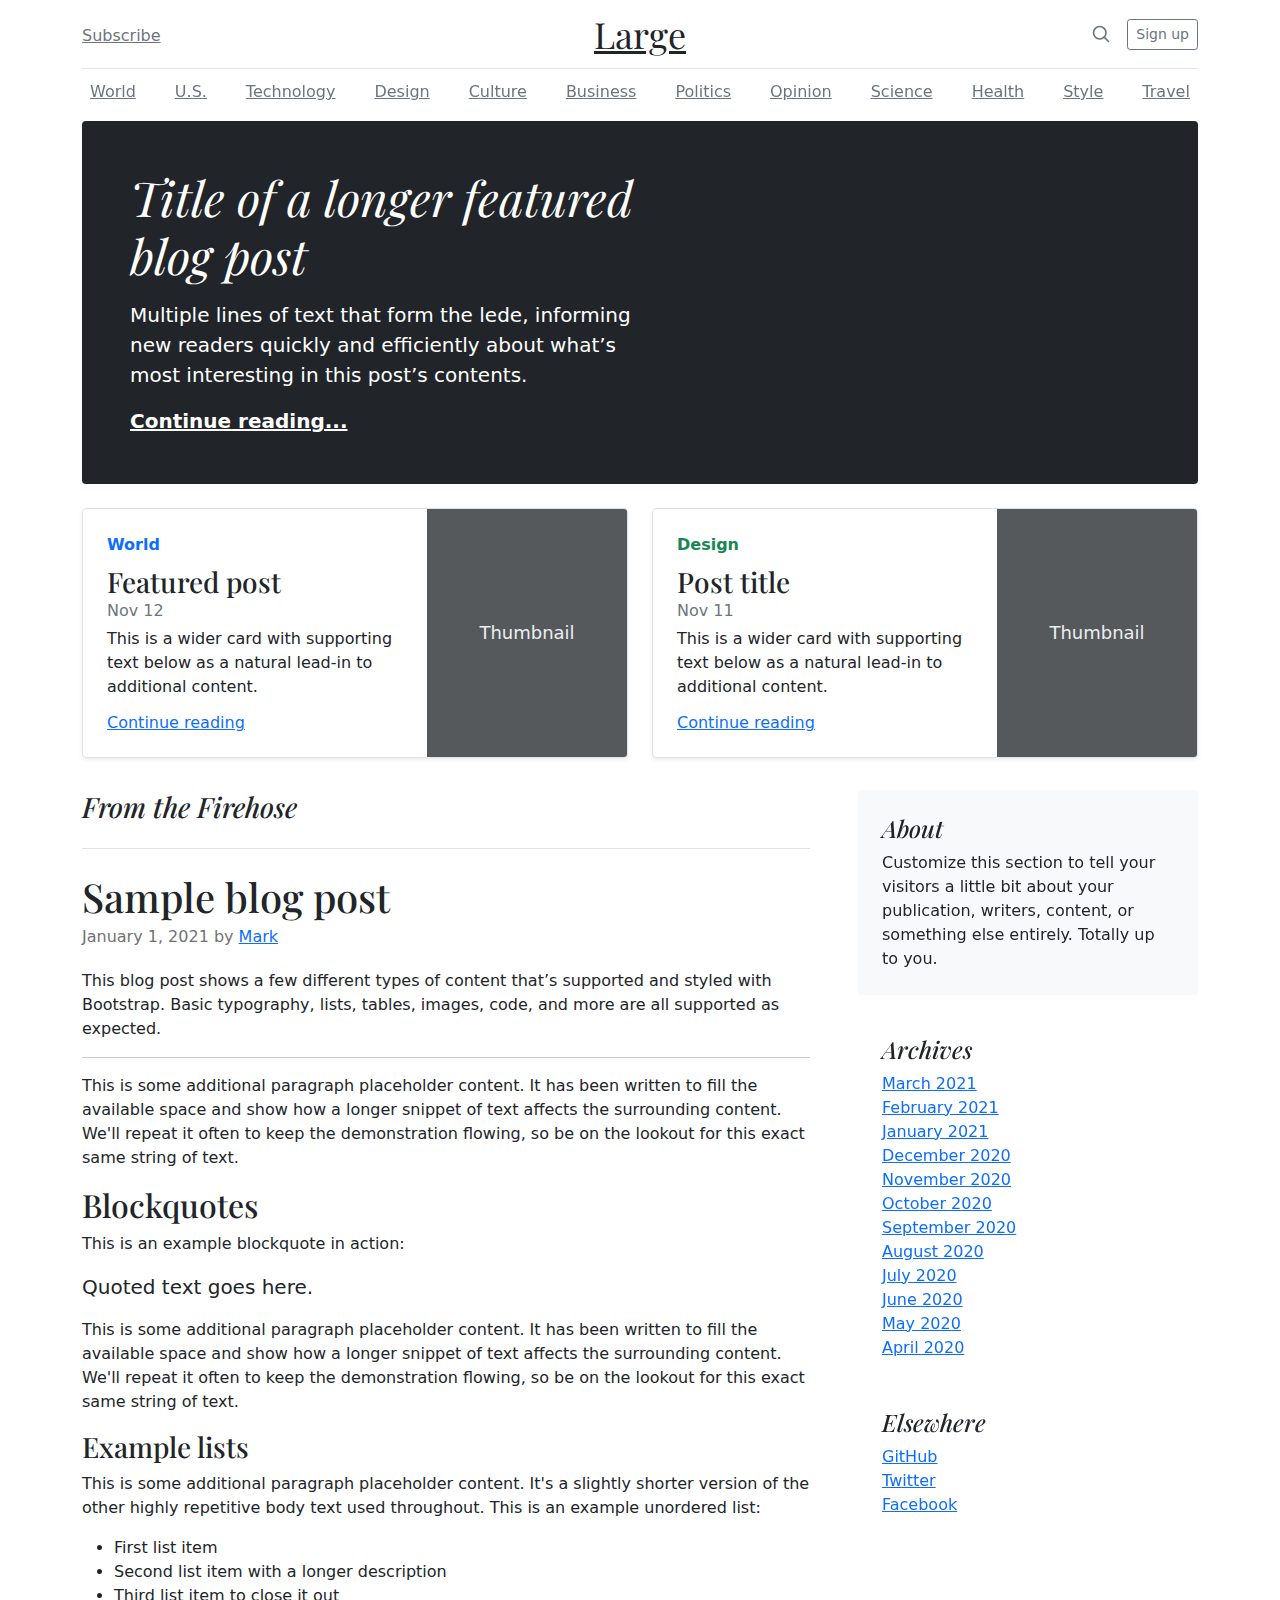
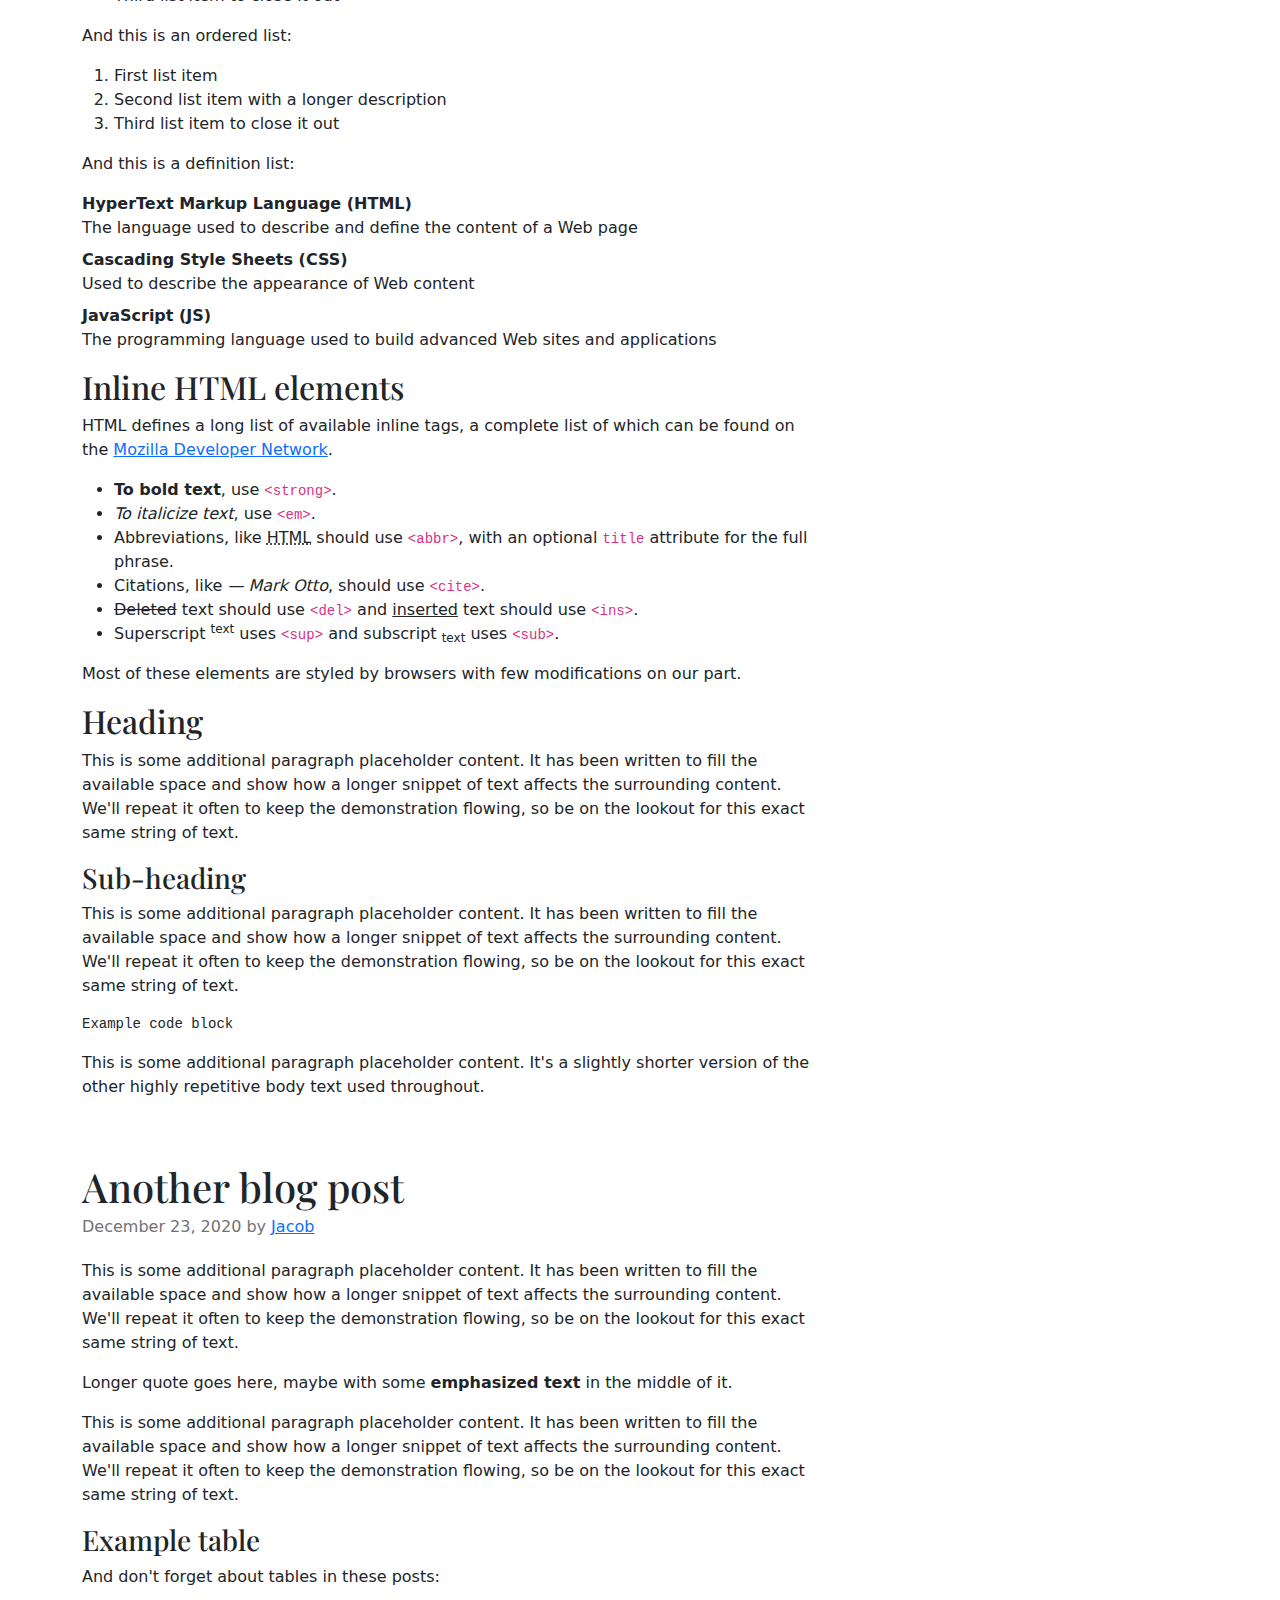
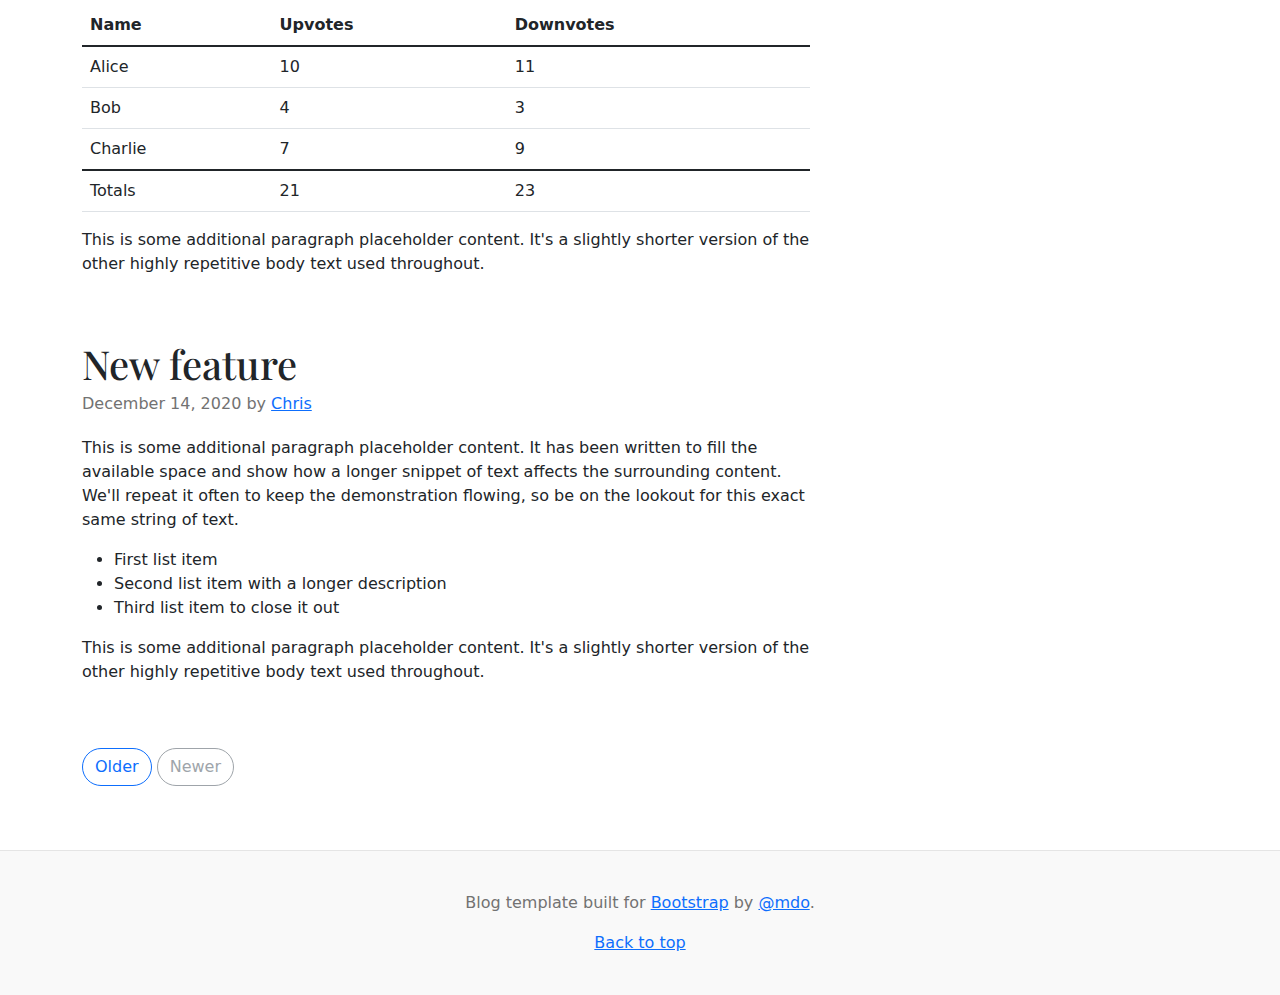
<file: praktikum8_2020573010037_Muhammad-Andra-Maulana/bootstrap-5.1.3-examples/blog/index.html>
<!doctype html>
<html lang="en">
  <head>
    <meta charset="utf-8">
    <meta name="viewport" content="width=device-width, initial-scale=1">
    <meta name="description" content="">
    <meta name="author" content="Mark Otto, Jacob Thornton, and Bootstrap contributors">
    <meta name="generator" content="Hugo 0.88.1">
    <title>Blog Template · Bootstrap v5.1</title>

    <link rel="canonical" href="https://getbootstrap.com/docs/5.1/examples/blog/">

    

    <!-- Bootstrap core CSS -->
<link href="../assets/dist/css/bootstrap.min.css" rel="stylesheet">

    <style>
      .bd-placeholder-img {
        font-size: 1.125rem;
        text-anchor: middle;
        -webkit-user-select: none;
        -moz-user-select: none;
        user-select: none;
      }

      @media (min-width: 768px) {
        .bd-placeholder-img-lg {
          font-size: 3.5rem;
        }
      }
    </style>

    
    <!-- Custom styles for this template -->
    <link href="https://fonts.googleapis.com/css?family=Playfair&#43;Display:700,900&amp;display=swap" rel="stylesheet">
    <!-- Custom styles for this template -->
    <link href="blog.css" rel="stylesheet">
  </head>
  <body>
    
<div class="container">
  <header class="blog-header py-3">
    <div class="row flex-nowrap justify-content-between align-items-center">
      <div class="col-4 pt-1">
        <a class="link-secondary" href="#">Subscribe</a>
      </div>
      <div class="col-4 text-center">
        <a class="blog-header-logo text-dark" href="#">Large</a>
      </div>
      <div class="col-4 d-flex justify-content-end align-items-center">
        <a class="link-secondary" href="#" aria-label="Search">
          <svg xmlns="http://www.w3.org/2000/svg" width="20" height="20" fill="none" stroke="currentColor" stroke-linecap="round" stroke-linejoin="round" stroke-width="2" class="mx-3" role="img" viewBox="0 0 24 24"><title>Search</title><circle cx="10.5" cy="10.5" r="7.5"/><path d="M21 21l-5.2-5.2"/></svg>
        </a>
        <a class="btn btn-sm btn-outline-secondary" href="#">Sign up</a>
      </div>
    </div>
  </header>

  <div class="nav-scroller py-1 mb-2">
    <nav class="nav d-flex justify-content-between">
      <a class="p-2 link-secondary" href="#">World</a>
      <a class="p-2 link-secondary" href="#">U.S.</a>
      <a class="p-2 link-secondary" href="#">Technology</a>
      <a class="p-2 link-secondary" href="#">Design</a>
      <a class="p-2 link-secondary" href="#">Culture</a>
      <a class="p-2 link-secondary" href="#">Business</a>
      <a class="p-2 link-secondary" href="#">Politics</a>
      <a class="p-2 link-secondary" href="#">Opinion</a>
      <a class="p-2 link-secondary" href="#">Science</a>
      <a class="p-2 link-secondary" href="#">Health</a>
      <a class="p-2 link-secondary" href="#">Style</a>
      <a class="p-2 link-secondary" href="#">Travel</a>
    </nav>
  </div>
</div>

<main class="container">
  <div class="p-4 p-md-5 mb-4 text-white rounded bg-dark">
    <div class="col-md-6 px-0">
      <h1 class="display-4 fst-italic">Title of a longer featured blog post</h1>
      <p class="lead my-3">Multiple lines of text that form the lede, informing new readers quickly and efficiently about what’s most interesting in this post’s contents.</p>
      <p class="lead mb-0"><a href="#" class="text-white fw-bold">Continue reading...</a></p>
    </div>
  </div>

  <div class="row mb-2">
    <div class="col-md-6">
      <div class="row g-0 border rounded overflow-hidden flex-md-row mb-4 shadow-sm h-md-250 position-relative">
        <div class="col p-4 d-flex flex-column position-static">
          <strong class="d-inline-block mb-2 text-primary">World</strong>
          <h3 class="mb-0">Featured post</h3>
          <div class="mb-1 text-muted">Nov 12</div>
          <p class="card-text mb-auto">This is a wider card with supporting text below as a natural lead-in to additional content.</p>
          <a href="#" class="stretched-link">Continue reading</a>
        </div>
        <div class="col-auto d-none d-lg-block">
          <svg class="bd-placeholder-img" width="200" height="250" xmlns="http://www.w3.org/2000/svg" role="img" aria-label="Placeholder: Thumbnail" preserveAspectRatio="xMidYMid slice" focusable="false"><title>Placeholder</title><rect width="100%" height="100%" fill="#55595c"/><text x="50%" y="50%" fill="#eceeef" dy=".3em">Thumbnail</text></svg>

        </div>
      </div>
    </div>
    <div class="col-md-6">
      <div class="row g-0 border rounded overflow-hidden flex-md-row mb-4 shadow-sm h-md-250 position-relative">
        <div class="col p-4 d-flex flex-column position-static">
          <strong class="d-inline-block mb-2 text-success">Design</strong>
          <h3 class="mb-0">Post title</h3>
          <div class="mb-1 text-muted">Nov 11</div>
          <p class="mb-auto">This is a wider card with supporting text below as a natural lead-in to additional content.</p>
          <a href="#" class="stretched-link">Continue reading</a>
        </div>
        <div class="col-auto d-none d-lg-block">
          <svg class="bd-placeholder-img" width="200" height="250" xmlns="http://www.w3.org/2000/svg" role="img" aria-label="Placeholder: Thumbnail" preserveAspectRatio="xMidYMid slice" focusable="false"><title>Placeholder</title><rect width="100%" height="100%" fill="#55595c"/><text x="50%" y="50%" fill="#eceeef" dy=".3em">Thumbnail</text></svg>

        </div>
      </div>
    </div>
  </div>

  <div class="row g-5">
    <div class="col-md-8">
      <h3 class="pb-4 mb-4 fst-italic border-bottom">
        From the Firehose
      </h3>

      <article class="blog-post">
        <h2 class="blog-post-title">Sample blog post</h2>
        <p class="blog-post-meta">January 1, 2021 by <a href="#">Mark</a></p>

        <p>This blog post shows a few different types of content that’s supported and styled with Bootstrap. Basic typography, lists, tables, images, code, and more are all supported as expected.</p>
        <hr>
        <p>This is some additional paragraph placeholder content. It has been written to fill the available space and show how a longer snippet of text affects the surrounding content. We'll repeat it often to keep the demonstration flowing, so be on the lookout for this exact same string of text.</p>
        <h2>Blockquotes</h2>
        <p>This is an example blockquote in action:</p>
        <blockquote class="blockquote">
          <p>Quoted text goes here.</p>
        </blockquote>
        <p>This is some additional paragraph placeholder content. It has been written to fill the available space and show how a longer snippet of text affects the surrounding content. We'll repeat it often to keep the demonstration flowing, so be on the lookout for this exact same string of text.</p>
        <h3>Example lists</h3>
        <p>This is some additional paragraph placeholder content. It's a slightly shorter version of the other highly repetitive body text used throughout. This is an example unordered list:</p>
        <ul>
          <li>First list item</li>
          <li>Second list item with a longer description</li>
          <li>Third list item to close it out</li>
        </ul>
        <p>And this is an ordered list:</p>
        <ol>
          <li>First list item</li>
          <li>Second list item with a longer description</li>
          <li>Third list item to close it out</li>
        </ol>
        <p>And this is a definition list:</p>
        <dl>
          <dt>HyperText Markup Language (HTML)</dt>
          <dd>The language used to describe and define the content of a Web page</dd>
          <dt>Cascading Style Sheets (CSS)</dt>
          <dd>Used to describe the appearance of Web content</dd>
          <dt>JavaScript (JS)</dt>
          <dd>The programming language used to build advanced Web sites and applications</dd>
        </dl>
        <h2>Inline HTML elements</h2>
        <p>HTML defines a long list of available inline tags, a complete list of which can be found on the <a href="https://developer.mozilla.org/en-US/docs/Web/HTML/Element">Mozilla Developer Network</a>.</p>
        <ul>
          <li><strong>To bold text</strong>, use <code class="language-plaintext highlighter-rouge">&lt;strong&gt;</code>.</li>
          <li><em>To italicize text</em>, use <code class="language-plaintext highlighter-rouge">&lt;em&gt;</code>.</li>
          <li>Abbreviations, like <abbr title="HyperText Markup Langage">HTML</abbr> should use <code class="language-plaintext highlighter-rouge">&lt;abbr&gt;</code>, with an optional <code class="language-plaintext highlighter-rouge">title</code> attribute for the full phrase.</li>
          <li>Citations, like <cite>— Mark Otto</cite>, should use <code class="language-plaintext highlighter-rouge">&lt;cite&gt;</code>.</li>
          <li><del>Deleted</del> text should use <code class="language-plaintext highlighter-rouge">&lt;del&gt;</code> and <ins>inserted</ins> text should use <code class="language-plaintext highlighter-rouge">&lt;ins&gt;</code>.</li>
          <li>Superscript <sup>text</sup> uses <code class="language-plaintext highlighter-rouge">&lt;sup&gt;</code> and subscript <sub>text</sub> uses <code class="language-plaintext highlighter-rouge">&lt;sub&gt;</code>.</li>
        </ul>
        <p>Most of these elements are styled by browsers with few modifications on our part.</p>
        <h2>Heading</h2>
        <p>This is some additional paragraph placeholder content. It has been written to fill the available space and show how a longer snippet of text affects the surrounding content. We'll repeat it often to keep the demonstration flowing, so be on the lookout for this exact same string of text.</p>
        <h3>Sub-heading</h3>
        <p>This is some additional paragraph placeholder content. It has been written to fill the available space and show how a longer snippet of text affects the surrounding content. We'll repeat it often to keep the demonstration flowing, so be on the lookout for this exact same string of text.</p>
        <pre><code>Example code block</code></pre>
        <p>This is some additional paragraph placeholder content. It's a slightly shorter version of the other highly repetitive body text used throughout.</p>
      </article>

      <article class="blog-post">
        <h2 class="blog-post-title">Another blog post</h2>
        <p class="blog-post-meta">December 23, 2020 by <a href="#">Jacob</a></p>

        <p>This is some additional paragraph placeholder content. It has been written to fill the available space and show how a longer snippet of text affects the surrounding content. We'll repeat it often to keep the demonstration flowing, so be on the lookout for this exact same string of text.</p>
        <blockquote>
          <p>Longer quote goes here, maybe with some <strong>emphasized text</strong> in the middle of it.</p>
        </blockquote>
        <p>This is some additional paragraph placeholder content. It has been written to fill the available space and show how a longer snippet of text affects the surrounding content. We'll repeat it often to keep the demonstration flowing, so be on the lookout for this exact same string of text.</p>
        <h3>Example table</h3>
        <p>And don't forget about tables in these posts:</p>
        <table class="table">
          <thead>
            <tr>
              <th>Name</th>
              <th>Upvotes</th>
              <th>Downvotes</th>
            </tr>
          </thead>
          <tbody>
            <tr>
              <td>Alice</td>
              <td>10</td>
              <td>11</td>
            </tr>
            <tr>
              <td>Bob</td>
              <td>4</td>
              <td>3</td>
            </tr>
            <tr>
              <td>Charlie</td>
              <td>7</td>
              <td>9</td>
            </tr>
          </tbody>
          <tfoot>
            <tr>
              <td>Totals</td>
              <td>21</td>
              <td>23</td>
            </tr>
          </tfoot>
        </table>

        <p>This is some additional paragraph placeholder content. It's a slightly shorter version of the other highly repetitive body text used throughout.</p>
      </article>

      <article class="blog-post">
        <h2 class="blog-post-title">New feature</h2>
        <p class="blog-post-meta">December 14, 2020 by <a href="#">Chris</a></p>

        <p>This is some additional paragraph placeholder content. It has been written to fill the available space and show how a longer snippet of text affects the surrounding content. We'll repeat it often to keep the demonstration flowing, so be on the lookout for this exact same string of text.</p>
        <ul>
          <li>First list item</li>
          <li>Second list item with a longer description</li>
          <li>Third list item to close it out</li>
        </ul>
        <p>This is some additional paragraph placeholder content. It's a slightly shorter version of the other highly repetitive body text used throughout.</p>
      </article>

      <nav class="blog-pagination" aria-label="Pagination">
        <a class="btn btn-outline-primary" href="#">Older</a>
        <a class="btn btn-outline-secondary disabled">Newer</a>
      </nav>

    </div>

    <div class="col-md-4">
      <div class="position-sticky" style="top: 2rem;">
        <div class="p-4 mb-3 bg-light rounded">
          <h4 class="fst-italic">About</h4>
          <p class="mb-0">Customize this section to tell your visitors a little bit about your publication, writers, content, or something else entirely. Totally up to you.</p>
        </div>

        <div class="p-4">
          <h4 class="fst-italic">Archives</h4>
          <ol class="list-unstyled mb-0">
            <li><a href="#">March 2021</a></li>
            <li><a href="#">February 2021</a></li>
            <li><a href="#">January 2021</a></li>
            <li><a href="#">December 2020</a></li>
            <li><a href="#">November 2020</a></li>
            <li><a href="#">October 2020</a></li>
            <li><a href="#">September 2020</a></li>
            <li><a href="#">August 2020</a></li>
            <li><a href="#">July 2020</a></li>
            <li><a href="#">June 2020</a></li>
            <li><a href="#">May 2020</a></li>
            <li><a href="#">April 2020</a></li>
          </ol>
        </div>

        <div class="p-4">
          <h4 class="fst-italic">Elsewhere</h4>
          <ol class="list-unstyled">
            <li><a href="#">GitHub</a></li>
            <li><a href="#">Twitter</a></li>
            <li><a href="#">Facebook</a></li>
          </ol>
        </div>
      </div>
    </div>
  </div>

</main>

<footer class="blog-footer">
  <p>Blog template built for <a href="https://getbootstrap.com/">Bootstrap</a> by <a href="https://twitter.com/mdo">@mdo</a>.</p>
  <p>
    <a href="#">Back to top</a>
  </p>
</footer>


    
  </body>
</html>
</file>
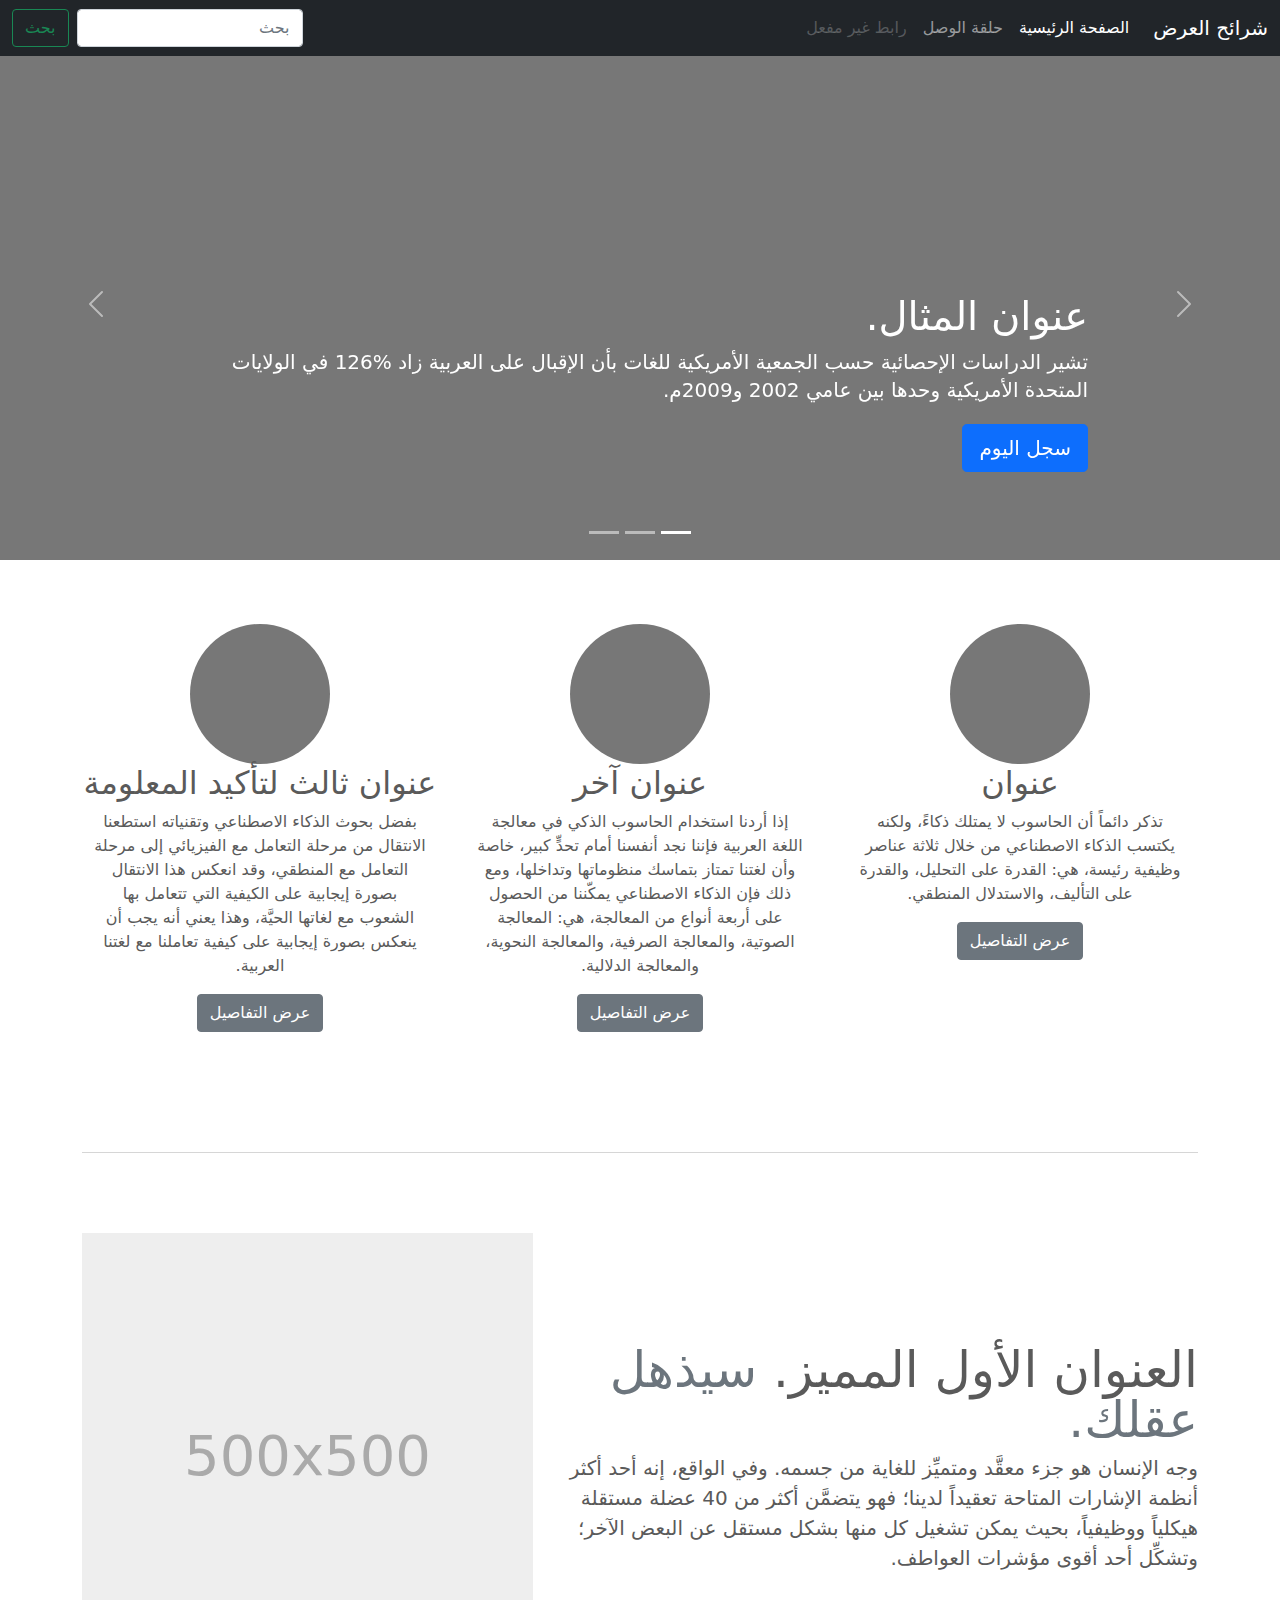
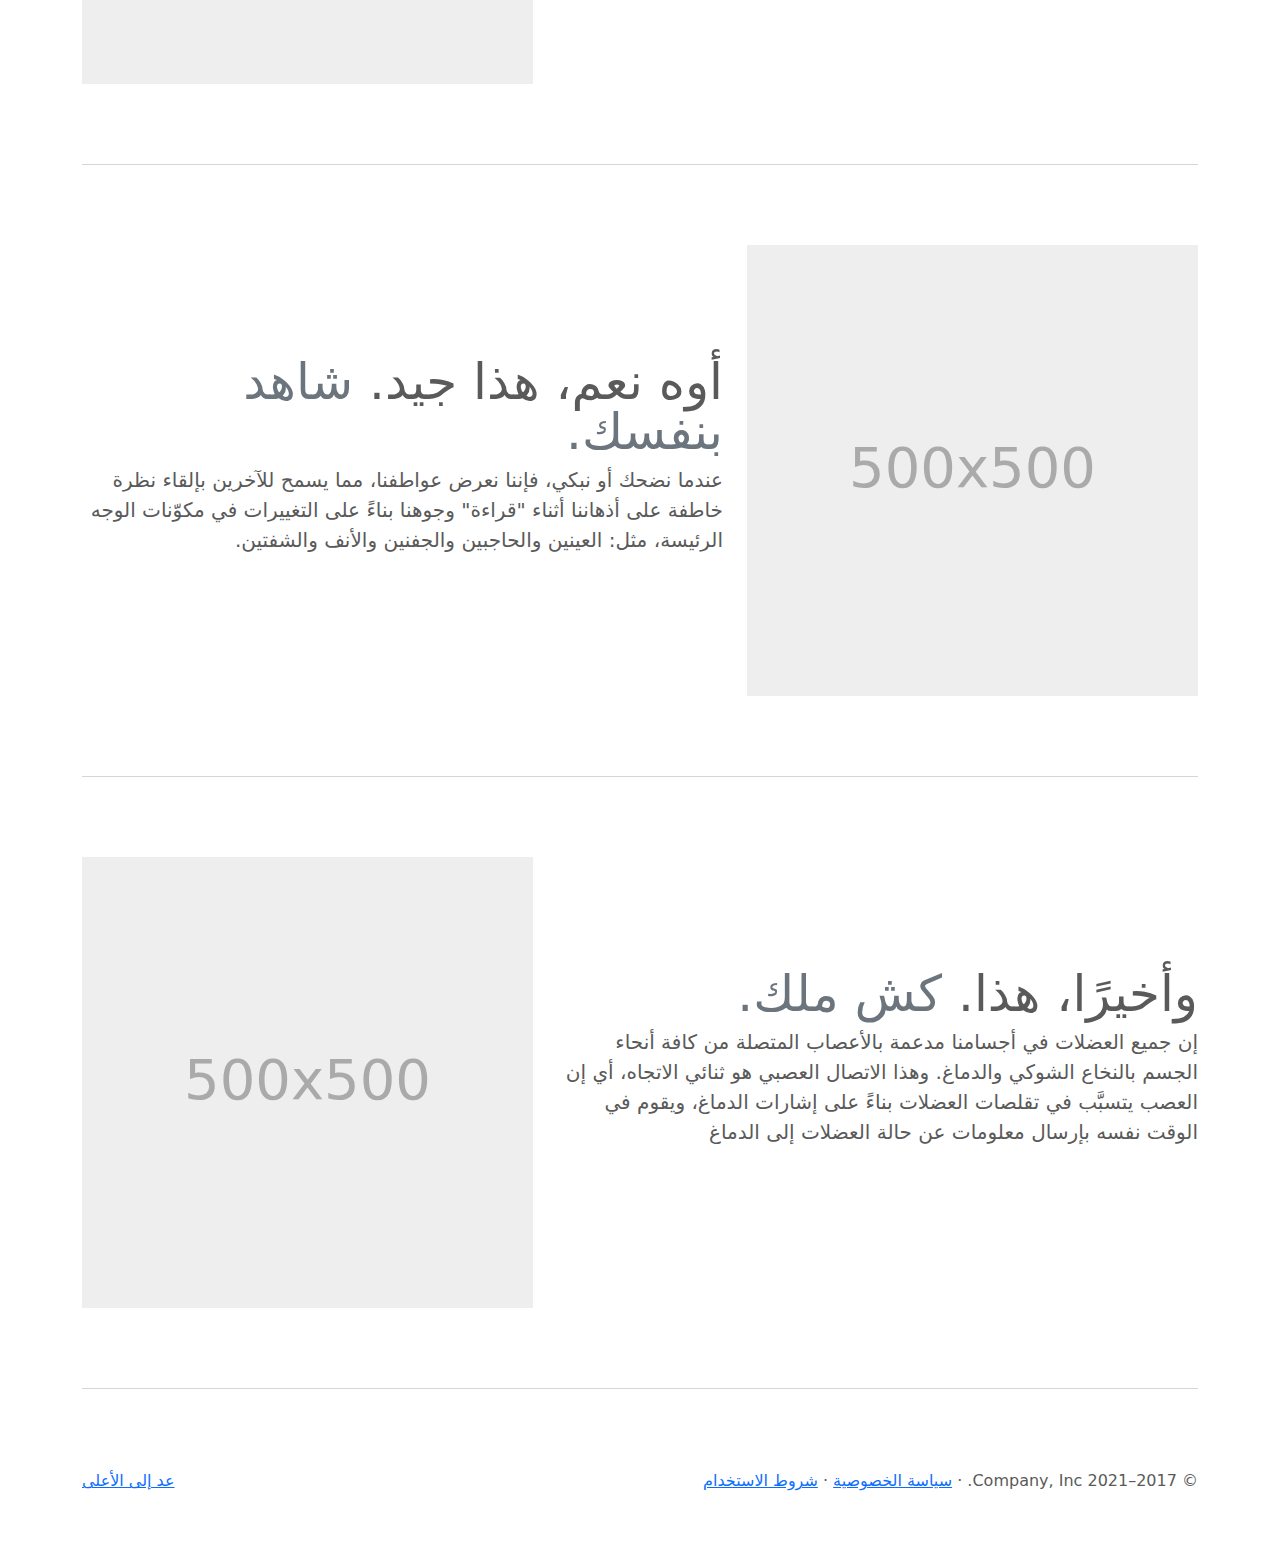
<file: praktikum8_2020573010037_Muhammad-Andra-Maulana/bootstrap-5.1.3-examples/carousel-rtl/index.html>
<!doctype html>
<html lang="ar" dir="rtl">
  <head>
    <meta charset="utf-8">
    <meta name="viewport" content="width=device-width, initial-scale=1">
    <meta name="description" content="">
    <meta name="author" content="Mark Otto, Jacob Thornton, and Bootstrap contributors">
    <meta name="generator" content="Hugo 0.88.1">
    <title>قالب  شرائح العرض · Bootstrap v5.1</title>

    <link rel="canonical" href="https://getbootstrap.com/docs/5.1/examples/carousel-rtl/">

    

    <!-- Bootstrap core CSS -->
<link href="../assets/dist/css/bootstrap.rtl.min.css" rel="stylesheet">

    <style>
      .bd-placeholder-img {
        font-size: 1.125rem;
        text-anchor: middle;
        -webkit-user-select: none;
        -moz-user-select: none;
        user-select: none;
      }

      @media (min-width: 768px) {
        .bd-placeholder-img-lg {
          font-size: 3.5rem;
        }
      }
    </style>

    
    <!-- Custom styles for this template -->
    <link href="../carousel/carousel.rtl.css" rel="stylesheet">
  </head>
  <body>
    
<header>
  <nav class="navbar navbar-expand-md navbar-dark fixed-top bg-dark">
    <div class="container-fluid">
      <a class="navbar-brand" href="#">شرائح العرض</a>
      <button class="navbar-toggler" type="button" data-bs-toggle="collapse" data-bs-target="#navbarCollapse" aria-controls="navbarCollapse" aria-expanded="false" aria-label="تبديل التنقل">
        <span class="navbar-toggler-icon"></span>
      </button>
      <div class="collapse navbar-collapse" id="navbarCollapse">
        <ul class="navbar-nav me-auto mb-2 mb-md-0">
          <li class="nav-item">
            <a class="nav-link active" aria-current="page" href="#">الصفحة الرئيسية</a>
          </li>
          <li class="nav-item">
            <a class="nav-link" href="#">حلقة الوصل</a>
          </li>
          <li class="nav-item">
            <a class="nav-link disabled">رابط غير مفعل</a>
          </li>
        </ul>
        <form class="d-flex">
          <input class="form-control me-2" type="search" placeholder="بحث" aria-label="بحث">
          <button class="btn btn-outline-success" type="submit">بحث</button>
        </form>
      </div>
    </div>
  </nav>
</header>

<main>

  <div id="myCarousel" class="carousel slide" data-bs-ride="carousel">
    <div class="carousel-indicators">
      <button type="button" data-bs-target="#myCarousel" data-bs-slide-to="0" class="active" aria-current="true" aria-label="Slide 1"></button>
      <button type="button" data-bs-target="#myCarousel" data-bs-slide-to="1" aria-label="Slide 2"></button>
      <button type="button" data-bs-target="#myCarousel" data-bs-slide-to="2" aria-label="Slide 3"></button>
    </div>
    <div class="carousel-inner">
      <div class="carousel-item active">
        <svg class="bd-placeholder-img" width="100%" height="100%" xmlns="http://www.w3.org/2000/svg" aria-hidden="true" preserveAspectRatio="xMidYMid slice" focusable="false"><rect width="100%" height="100%" fill="#777"/></svg>

        <div class="container">
          <div class="carousel-caption text-start">
            <h1>عنوان المثال.</h1>
            <p>تشير الدراسات الإحصائية حسب الجمعية الأمريكية للغات بأن الإقبال على العربية زاد %126 في الولايات المتحدة الأمريكية وحدها بين عامي 2002 و2009م.</p>
            <p><a class="btn btn-lg btn-primary" href="#">سجل اليوم</a></p>
          </div>
        </div>
      </div>
      <div class="carousel-item">
        <svg class="bd-placeholder-img" width="100%" height="100%" xmlns="http://www.w3.org/2000/svg" aria-hidden="true" preserveAspectRatio="xMidYMid slice" focusable="false"><rect width="100%" height="100%" fill="#777"/></svg>

        <div class="container">
          <div class="carousel-caption">
            <h1>عنوان مثال آخر.</h1>
            <p>حسب المجلس الثقافي البريطاني فإن تعليم الإنجليزية داخل بريطانيا يسهم في تعزيز اقتصادها بما يتجاوز ملياري جنيه سنوياً، كما أنه وفر أكثر من 26 ألف وظيفة.</p>
            <p><a class="btn btn-lg btn-primary" href="#">أعرف أكثر</a></p>
          </div>
        </div>
      </div>
      <div class="carousel-item">
        <svg class="bd-placeholder-img" width="100%" height="100%" xmlns="http://www.w3.org/2000/svg" aria-hidden="true" preserveAspectRatio="xMidYMid slice" focusable="false"><rect width="100%" height="100%" fill="#777"/></svg>

        <div class="container">
          <div class="carousel-caption text-end">
            <h1>واحد أكثر لقياس جيد.</h1>
            <p>الإحصاءات لحجم الاستثمار اللغوي خارج بريطانيا تتفاوت من سنة لأخرى إلا أن المدير التنفيذي للمجلس الثقافي البريطاني إدي بايرز يرى أن استثمار تعليم الإنجليزية في الخارج لا يحسب على المستوى المالي فحسب بل على المستوى السياسي أيضاً.</p>
            <p><a class="btn btn-lg btn-primary" href="#">تصفح المعرض</a></p>
          </div>
        </div>
      </div>
    </div>
    <button class="carousel-control-prev" type="button" data-bs-target="#myCarousel" data-bs-slide="prev">
      <span class="carousel-control-prev-icon" aria-hidden="true"></span>
      <span class="visually-hidden">السابق</span>
    </button>
    <button class="carousel-control-next" type="button" data-bs-target="#myCarousel" data-bs-slide="next">
      <span class="carousel-control-next-icon" aria-hidden="true"></span>
      <span class="visually-hidden">التالي</span>
    </button>
  </div>


  <!-- Marketing messaging and featurettes
  ================================================== -->
  <!-- Wrap the rest of the page in another container to center all the content. -->

  <div class="container marketing">

    <!-- Three columns of text below the carousel -->
    <div class="row">
      <div class="col-lg-4">
        <svg class="bd-placeholder-img rounded-circle" width="140" height="140" xmlns="http://www.w3.org/2000/svg" role="img" aria-label="Placeholder: 140x140" preserveAspectRatio="xMidYMid slice" focusable="false"><title>Placeholder</title><rect width="100%" height="100%" fill="#777"/><text x="50%" y="50%" fill="#777" dy=".3em">140x140</text></svg>

        <h2>عنوان</h2>
        <p>تذكر دائماً أن الحاسوب لا يمتلك ذكاءً، ولكنه يكتسب الذكاء الاصطناعي من خلال ثلاثة عناصر وظيفية رئيسة، هي: القدرة على التحليل، والقدرة على التأليف، والاستدلال المنطقي.</p>
        <p><a class="btn btn-secondary" href="#">عرض التفاصيل</a></p>
      </div><!-- /.col-lg-4 -->
      <div class="col-lg-4">
        <svg class="bd-placeholder-img rounded-circle" width="140" height="140" xmlns="http://www.w3.org/2000/svg" role="img" aria-label="Placeholder: 140x140" preserveAspectRatio="xMidYMid slice" focusable="false"><title>Placeholder</title><rect width="100%" height="100%" fill="#777"/><text x="50%" y="50%" fill="#777" dy=".3em">140x140</text></svg>

        <h2>عنوان آخر</h2>
        <p>إذا أردنا استخدام الحاسوب الذكي في معالجة اللغة العربية فإننا نجد أنفسنا أمام تحدٍّ كبير، خاصة وأن لغتنا تمتاز بتماسك منظوماتها وتداخلها، ومع ذلك فإن الذكاء الاصطناعي يمكّننا من الحصول على أربعة أنواع من المعالجة، هي: المعالجة الصوتية، والمعالجة الصرفية، والمعالجة النحوية، والمعالجة الدلالية.</p>
        <p><a class="btn btn-secondary" href="#">عرض التفاصيل</a></p>
      </div><!-- /.col-lg-4 -->
      <div class="col-lg-4">
        <svg class="bd-placeholder-img rounded-circle" width="140" height="140" xmlns="http://www.w3.org/2000/svg" role="img" aria-label="Placeholder: 140x140" preserveAspectRatio="xMidYMid slice" focusable="false"><title>Placeholder</title><rect width="100%" height="100%" fill="#777"/><text x="50%" y="50%" fill="#777" dy=".3em">140x140</text></svg>

        <h2>عنوان ثالث لتأكيد المعلومة</h2>
        <p>بفضل بحوث الذكاء الاصطناعي وتقنياته استطعنا الانتقال من مرحلة التعامل مع الفيزيائي إلى مرحلة التعامل مع المنطقي، وقد انعكس هذا الانتقال بصورة إيجابية على الكيفية التي تتعامل بها الشعوب مع لغاتها الحيَّة، وهذا يعني أنه يجب أن ينعكس بصورة إيجابية على كيفية تعاملنا مع لغتنا العربية.</p>
        <p><a class="btn btn-secondary" href="#">عرض التفاصيل</a></p>
      </div><!-- /.col-lg-4 -->
    </div><!-- /.row -->


    <!-- START THE FEATURETTES -->

    <hr class="featurette-divider">

    <div class="row featurette">
      <div class="col-md-7">
        <h2 class="featurette-heading">العنوان الأول المميز. <span class="text-muted"> سيذهل عقلك. </span></h2>
        <p class="lead">وجه الإنسان هو جزء معقَّد ومتميِّز للغاية من جسمه. وفي الواقع، إنه أحد أكثر أنظمة الإشارات المتاحة تعقيداً لدينا؛ فهو يتضمَّن أكثر من 40 عضلة مستقلة هيكلياً ووظيفياً، بحيث يمكن تشغيل كل منها بشكل مستقل عن البعض الآخر؛ وتشكِّل أحد أقوى مؤشرات العواطف.</p>
      </div>
      <div class="col-md-5">
        <svg class="bd-placeholder-img bd-placeholder-img-lg featurette-image img-fluid mx-auto" width="500" height="500" xmlns="http://www.w3.org/2000/svg" role="img" aria-label="Placeholder: 500x500" preserveAspectRatio="xMidYMid slice" focusable="false"><title>Placeholder</title><rect width="100%" height="100%" fill="#eee"/><text x="50%" y="50%" fill="#aaa" dy=".3em">500x500</text></svg>

      </div>
    </div>

    <hr class="featurette-divider">

    <div class="row featurette">
      <div class="col-md-7 order-md-2">
        <h2 class="featurette-heading">أوه نعم، هذا جيد. <span class="text-muted"> شاهد بنفسك. </span></h2>
        <p class="lead">عندما نضحك أو نبكي، فإننا نعرض عواطفنا، مما يسمح للآخرين بإلقاء نظرة خاطفة على أذهاننا أثناء "قراءة" وجوهنا بناءً على التغييرات في مكوّنات الوجه الرئيسة، مثل: العينين والحاجبين والجفنين والأنف والشفتين.</p>
      </div>
      <div class="col-md-5 order-md-1">
        <svg class="bd-placeholder-img bd-placeholder-img-lg featurette-image img-fluid mx-auto" width="500" height="500" xmlns="http://www.w3.org/2000/svg" role="img" aria-label="Placeholder: 500x500" preserveAspectRatio="xMidYMid slice" focusable="false"><title>Placeholder</title><rect width="100%" height="100%" fill="#eee"/><text x="50%" y="50%" fill="#aaa" dy=".3em">500x500</text></svg>

      </div>
    </div>

    <hr class="featurette-divider">

    <div class="row featurette">
      <div class="col-md-7">
        <h2 class="featurette-heading">وأخيرًا، هذا. <span class="text-muted"> كش ملك. </span></h2>
        <p class="lead">إن جميع العضلات في أجسامنا مدعمة بالأعصاب المتصلة من كافة أنحاء الجسم بالنخاع الشوكي والدماغ. وهذا الاتصال العصبي هو ثنائي الاتجاه، أي إن العصب يتسبَّب في تقلصات العضلات بناءً على إشارات الدماغ، ويقوم في الوقت نفسه بإرسال معلومات عن حالة العضلات إلى الدماغ</p>
      </div>
      <div class="col-md-5">
        <svg class="bd-placeholder-img bd-placeholder-img-lg featurette-image img-fluid mx-auto" width="500" height="500" xmlns="http://www.w3.org/2000/svg" role="img" aria-label="Placeholder: 500x500" preserveAspectRatio="xMidYMid slice" focusable="false"><title>Placeholder</title><rect width="100%" height="100%" fill="#eee"/><text x="50%" y="50%" fill="#aaa" dy=".3em">500x500</text></svg>

      </div>
    </div>

    <hr class="featurette-divider">

    <!-- /END THE FEATURETTES -->

  </div><!-- /.container -->


  <!-- FOOTER -->
  <footer class="container">
    <p class="float-end"><a href="#">عد إلى الأعلى</a></p>
    <p>&copy; 2017–2021 Company, Inc. &middot; <a href="#">سياسة الخصوصية</a> &middot; <a href="#">شروط الاستخدام</a></p>
  </footer>
</main>


    <script src="../assets/dist/js/bootstrap.bundle.min.js"></script>

      
  </body>
</html>
</file>
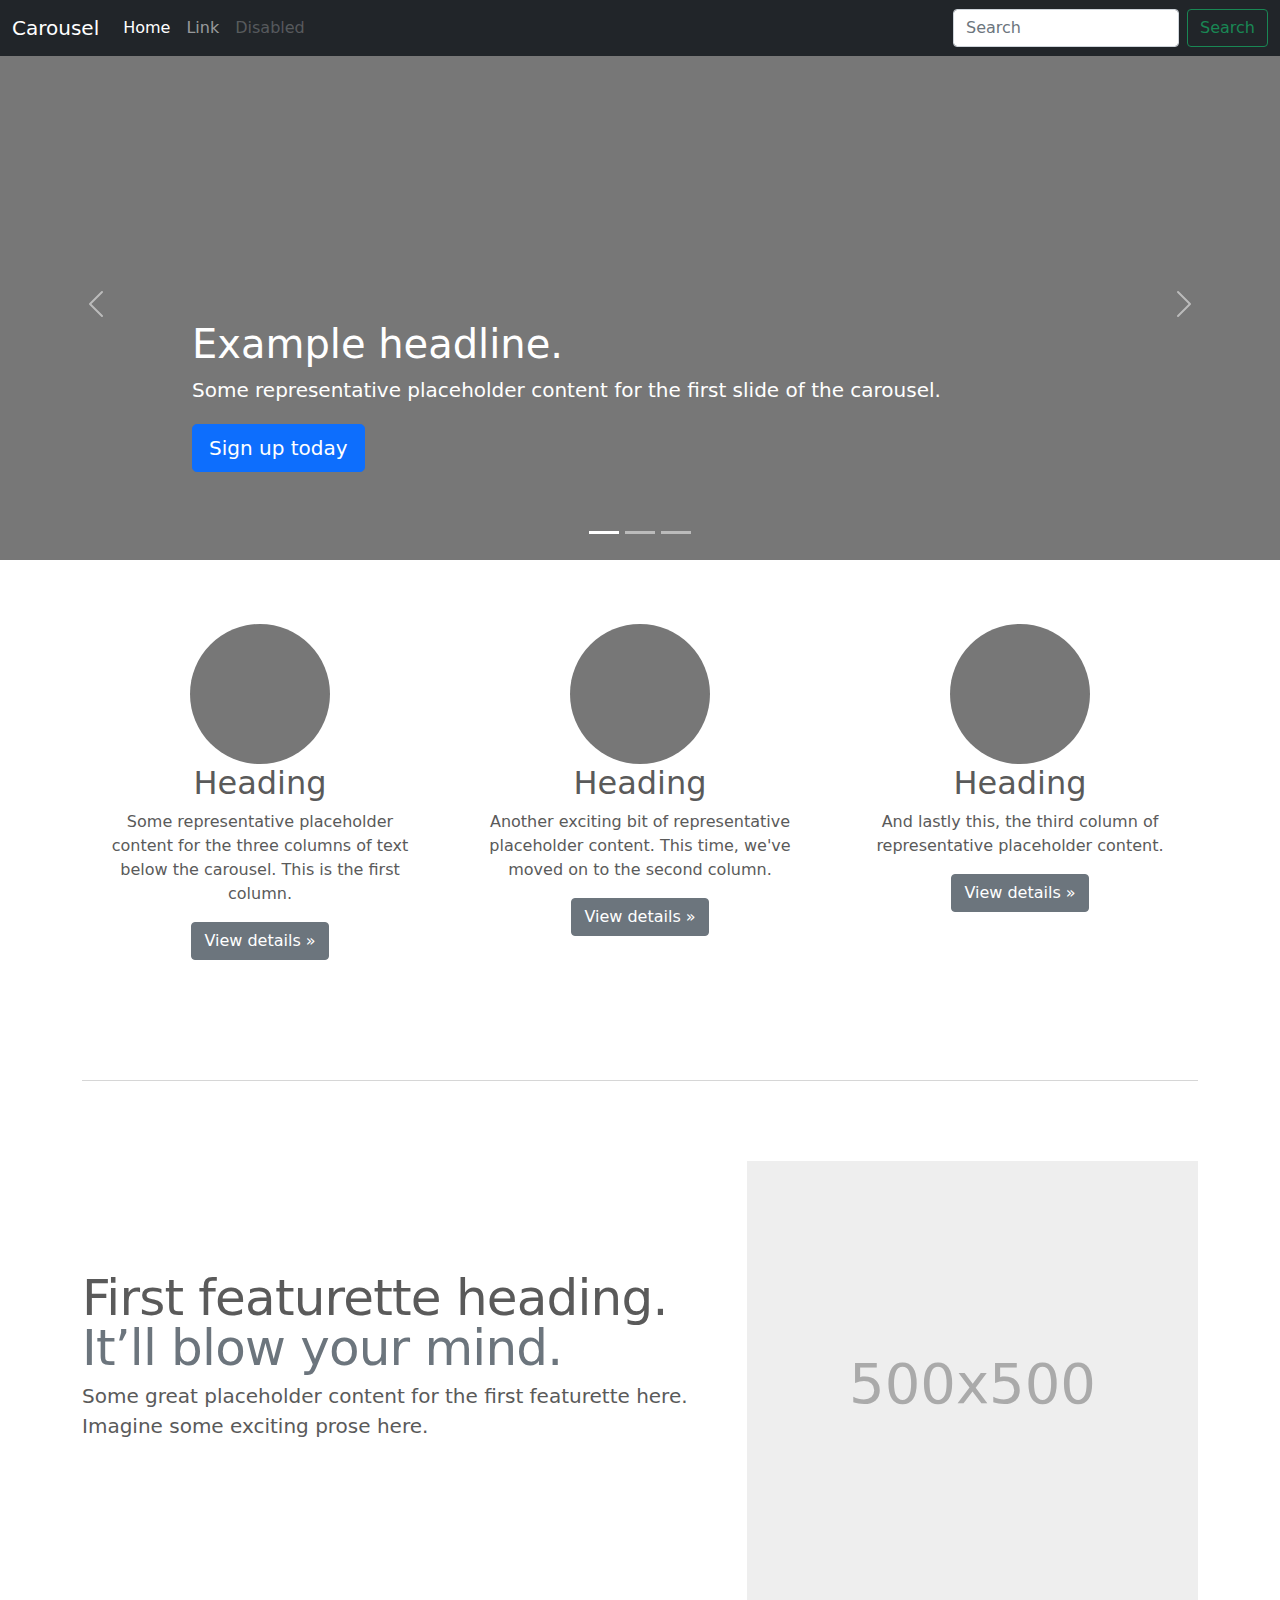
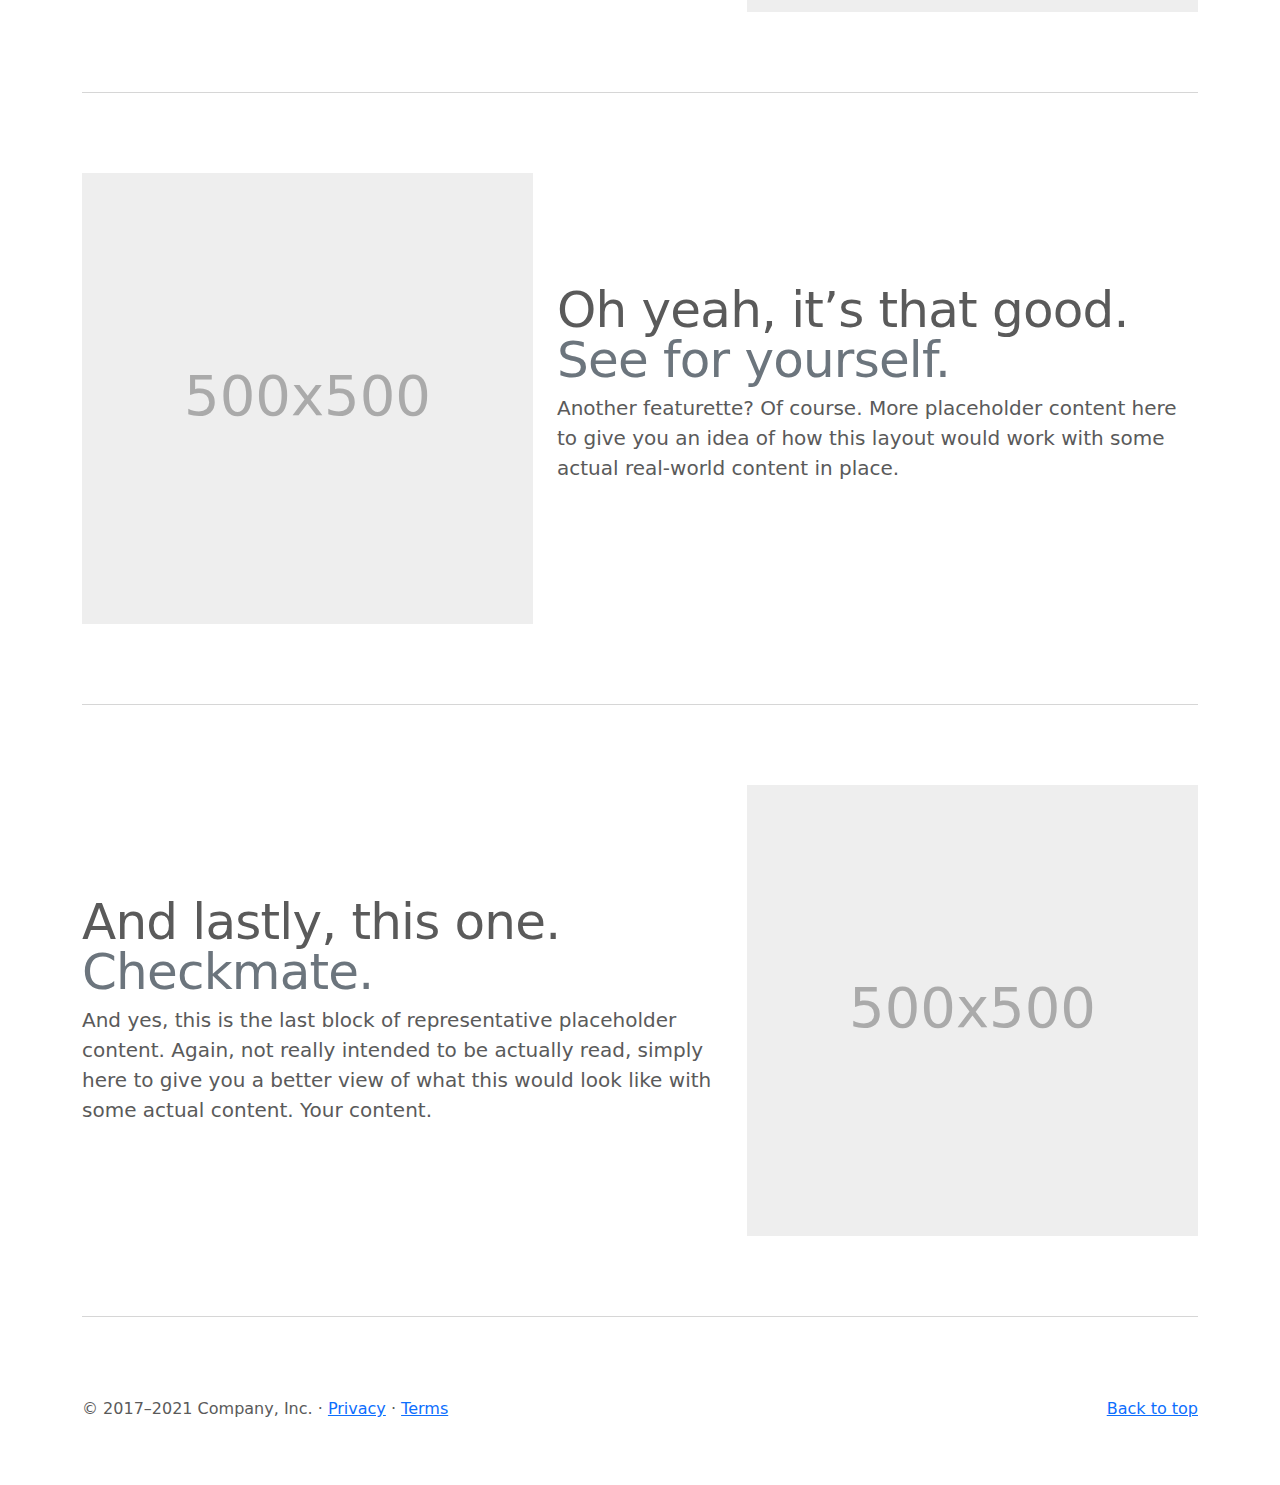
<file: praktikum8_2020573010037_Muhammad-Andra-Maulana/bootstrap-5.1.3-examples/carousel/index.html>
<!doctype html>
<html lang="en">
  <head>
    <meta charset="utf-8">
    <meta name="viewport" content="width=device-width, initial-scale=1">
    <meta name="description" content="">
    <meta name="author" content="Mark Otto, Jacob Thornton, and Bootstrap contributors">
    <meta name="generator" content="Hugo 0.88.1">
    <title>Carousel Template · Bootstrap v5.1</title>

    <link rel="canonical" href="https://getbootstrap.com/docs/5.1/examples/carousel/">

    

    <!-- Bootstrap core CSS -->
<link href="../assets/dist/css/bootstrap.min.css" rel="stylesheet">

    <style>
      .bd-placeholder-img {
        font-size: 1.125rem;
        text-anchor: middle;
        -webkit-user-select: none;
        -moz-user-select: none;
        user-select: none;
      }

      @media (min-width: 768px) {
        .bd-placeholder-img-lg {
          font-size: 3.5rem;
        }
      }
    </style>

    
    <!-- Custom styles for this template -->
    <link href="carousel.css" rel="stylesheet">
  </head>
  <body>
    
<header>
  <nav class="navbar navbar-expand-md navbar-dark fixed-top bg-dark">
    <div class="container-fluid">
      <a class="navbar-brand" href="#">Carousel</a>
      <button class="navbar-toggler" type="button" data-bs-toggle="collapse" data-bs-target="#navbarCollapse" aria-controls="navbarCollapse" aria-expanded="false" aria-label="Toggle navigation">
        <span class="navbar-toggler-icon"></span>
      </button>
      <div class="collapse navbar-collapse" id="navbarCollapse">
        <ul class="navbar-nav me-auto mb-2 mb-md-0">
          <li class="nav-item">
            <a class="nav-link active" aria-current="page" href="#">Home</a>
          </li>
          <li class="nav-item">
            <a class="nav-link" href="#">Link</a>
          </li>
          <li class="nav-item">
            <a class="nav-link disabled">Disabled</a>
          </li>
        </ul>
        <form class="d-flex">
          <input class="form-control me-2" type="search" placeholder="Search" aria-label="Search">
          <button class="btn btn-outline-success" type="submit">Search</button>
        </form>
      </div>
    </div>
  </nav>
</header>

<main>

  <div id="myCarousel" class="carousel slide" data-bs-ride="carousel">
    <div class="carousel-indicators">
      <button type="button" data-bs-target="#myCarousel" data-bs-slide-to="0" class="active" aria-current="true" aria-label="Slide 1"></button>
      <button type="button" data-bs-target="#myCarousel" data-bs-slide-to="1" aria-label="Slide 2"></button>
      <button type="button" data-bs-target="#myCarousel" data-bs-slide-to="2" aria-label="Slide 3"></button>
    </div>
    <div class="carousel-inner">
      <div class="carousel-item active">
        <svg class="bd-placeholder-img" width="100%" height="100%" xmlns="http://www.w3.org/2000/svg" aria-hidden="true" preserveAspectRatio="xMidYMid slice" focusable="false"><rect width="100%" height="100%" fill="#777"/></svg>

        <div class="container">
          <div class="carousel-caption text-start">
            <h1>Example headline.</h1>
            <p>Some representative placeholder content for the first slide of the carousel.</p>
            <p><a class="btn btn-lg btn-primary" href="#">Sign up today</a></p>
          </div>
        </div>
      </div>
      <div class="carousel-item">
        <svg class="bd-placeholder-img" width="100%" height="100%" xmlns="http://www.w3.org/2000/svg" aria-hidden="true" preserveAspectRatio="xMidYMid slice" focusable="false"><rect width="100%" height="100%" fill="#777"/></svg>

        <div class="container">
          <div class="carousel-caption">
            <h1>Another example headline.</h1>
            <p>Some representative placeholder content for the second slide of the carousel.</p>
            <p><a class="btn btn-lg btn-primary" href="#">Learn more</a></p>
          </div>
        </div>
      </div>
      <div class="carousel-item">
        <svg class="bd-placeholder-img" width="100%" height="100%" xmlns="http://www.w3.org/2000/svg" aria-hidden="true" preserveAspectRatio="xMidYMid slice" focusable="false"><rect width="100%" height="100%" fill="#777"/></svg>

        <div class="container">
          <div class="carousel-caption text-end">
            <h1>One more for good measure.</h1>
            <p>Some representative placeholder content for the third slide of this carousel.</p>
            <p><a class="btn btn-lg btn-primary" href="#">Browse gallery</a></p>
          </div>
        </div>
      </div>
    </div>
    <button class="carousel-control-prev" type="button" data-bs-target="#myCarousel" data-bs-slide="prev">
      <span class="carousel-control-prev-icon" aria-hidden="true"></span>
      <span class="visually-hidden">Previous</span>
    </button>
    <button class="carousel-control-next" type="button" data-bs-target="#myCarousel" data-bs-slide="next">
      <span class="carousel-control-next-icon" aria-hidden="true"></span>
      <span class="visually-hidden">Next</span>
    </button>
  </div>


  <!-- Marketing messaging and featurettes
  ================================================== -->
  <!-- Wrap the rest of the page in another container to center all the content. -->

  <div class="container marketing">

    <!-- Three columns of text below the carousel -->
    <div class="row">
      <div class="col-lg-4">
        <svg class="bd-placeholder-img rounded-circle" width="140" height="140" xmlns="http://www.w3.org/2000/svg" role="img" aria-label="Placeholder: 140x140" preserveAspectRatio="xMidYMid slice" focusable="false"><title>Placeholder</title><rect width="100%" height="100%" fill="#777"/><text x="50%" y="50%" fill="#777" dy=".3em">140x140</text></svg>

        <h2>Heading</h2>
        <p>Some representative placeholder content for the three columns of text below the carousel. This is the first column.</p>
        <p><a class="btn btn-secondary" href="#">View details &raquo;</a></p>
      </div><!-- /.col-lg-4 -->
      <div class="col-lg-4">
        <svg class="bd-placeholder-img rounded-circle" width="140" height="140" xmlns="http://www.w3.org/2000/svg" role="img" aria-label="Placeholder: 140x140" preserveAspectRatio="xMidYMid slice" focusable="false"><title>Placeholder</title><rect width="100%" height="100%" fill="#777"/><text x="50%" y="50%" fill="#777" dy=".3em">140x140</text></svg>

        <h2>Heading</h2>
        <p>Another exciting bit of representative placeholder content. This time, we've moved on to the second column.</p>
        <p><a class="btn btn-secondary" href="#">View details &raquo;</a></p>
      </div><!-- /.col-lg-4 -->
      <div class="col-lg-4">
        <svg class="bd-placeholder-img rounded-circle" width="140" height="140" xmlns="http://www.w3.org/2000/svg" role="img" aria-label="Placeholder: 140x140" preserveAspectRatio="xMidYMid slice" focusable="false"><title>Placeholder</title><rect width="100%" height="100%" fill="#777"/><text x="50%" y="50%" fill="#777" dy=".3em">140x140</text></svg>

        <h2>Heading</h2>
        <p>And lastly this, the third column of representative placeholder content.</p>
        <p><a class="btn btn-secondary" href="#">View details &raquo;</a></p>
      </div><!-- /.col-lg-4 -->
    </div><!-- /.row -->


    <!-- START THE FEATURETTES -->

    <hr class="featurette-divider">

    <div class="row featurette">
      <div class="col-md-7">
        <h2 class="featurette-heading">First featurette heading. <span class="text-muted">It’ll blow your mind.</span></h2>
        <p class="lead">Some great placeholder content for the first featurette here. Imagine some exciting prose here.</p>
      </div>
      <div class="col-md-5">
        <svg class="bd-placeholder-img bd-placeholder-img-lg featurette-image img-fluid mx-auto" width="500" height="500" xmlns="http://www.w3.org/2000/svg" role="img" aria-label="Placeholder: 500x500" preserveAspectRatio="xMidYMid slice" focusable="false"><title>Placeholder</title><rect width="100%" height="100%" fill="#eee"/><text x="50%" y="50%" fill="#aaa" dy=".3em">500x500</text></svg>

      </div>
    </div>

    <hr class="featurette-divider">

    <div class="row featurette">
      <div class="col-md-7 order-md-2">
        <h2 class="featurette-heading">Oh yeah, it’s that good. <span class="text-muted">See for yourself.</span></h2>
        <p class="lead">Another featurette? Of course. More placeholder content here to give you an idea of how this layout would work with some actual real-world content in place.</p>
      </div>
      <div class="col-md-5 order-md-1">
        <svg class="bd-placeholder-img bd-placeholder-img-lg featurette-image img-fluid mx-auto" width="500" height="500" xmlns="http://www.w3.org/2000/svg" role="img" aria-label="Placeholder: 500x500" preserveAspectRatio="xMidYMid slice" focusable="false"><title>Placeholder</title><rect width="100%" height="100%" fill="#eee"/><text x="50%" y="50%" fill="#aaa" dy=".3em">500x500</text></svg>

      </div>
    </div>

    <hr class="featurette-divider">

    <div class="row featurette">
      <div class="col-md-7">
        <h2 class="featurette-heading">And lastly, this one. <span class="text-muted">Checkmate.</span></h2>
        <p class="lead">And yes, this is the last block of representative placeholder content. Again, not really intended to be actually read, simply here to give you a better view of what this would look like with some actual content. Your content.</p>
      </div>
      <div class="col-md-5">
        <svg class="bd-placeholder-img bd-placeholder-img-lg featurette-image img-fluid mx-auto" width="500" height="500" xmlns="http://www.w3.org/2000/svg" role="img" aria-label="Placeholder: 500x500" preserveAspectRatio="xMidYMid slice" focusable="false"><title>Placeholder</title><rect width="100%" height="100%" fill="#eee"/><text x="50%" y="50%" fill="#aaa" dy=".3em">500x500</text></svg>

      </div>
    </div>

    <hr class="featurette-divider">

    <!-- /END THE FEATURETTES -->

  </div><!-- /.container -->


  <!-- FOOTER -->
  <footer class="container">
    <p class="float-end"><a href="#">Back to top</a></p>
    <p>&copy; 2017–2021 Company, Inc. &middot; <a href="#">Privacy</a> &middot; <a href="#">Terms</a></p>
  </footer>
</main>


    <script src="../assets/dist/js/bootstrap.bundle.min.js"></script>

      
  </body>
</html>
</file>
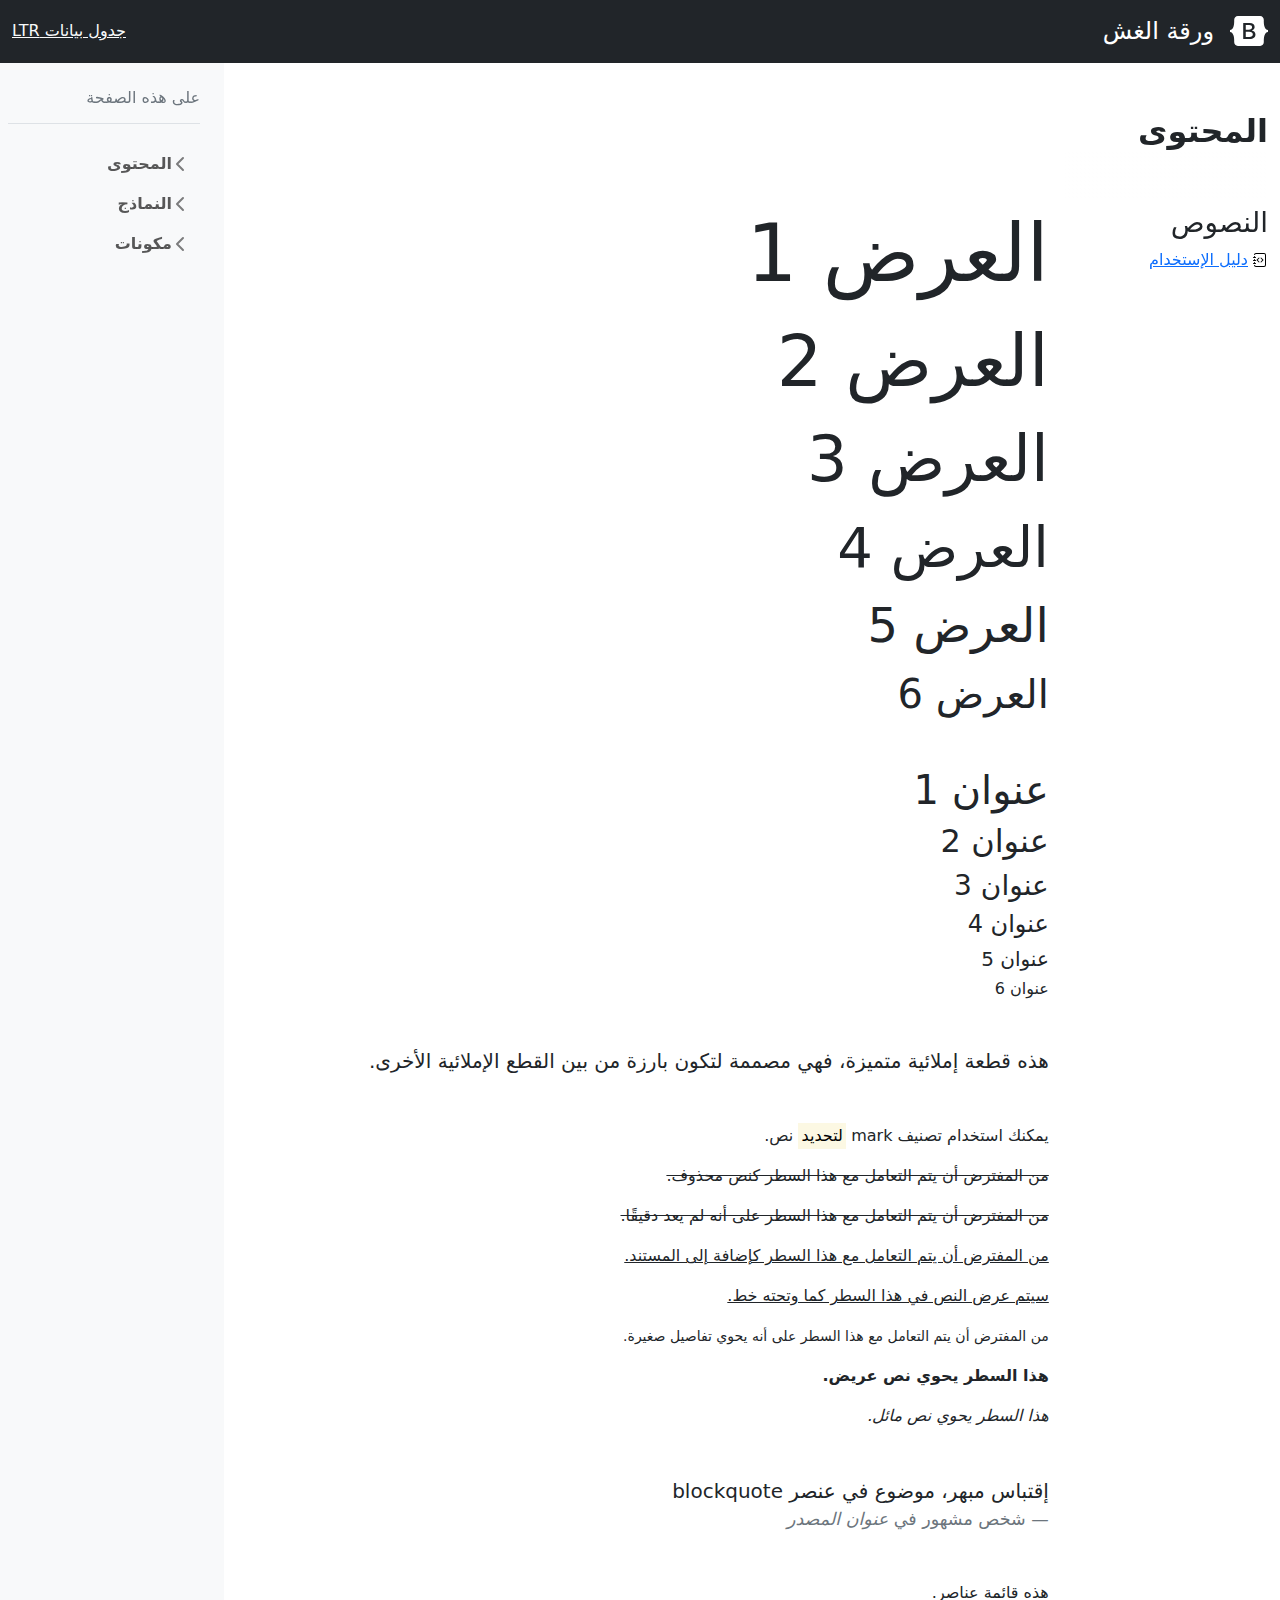
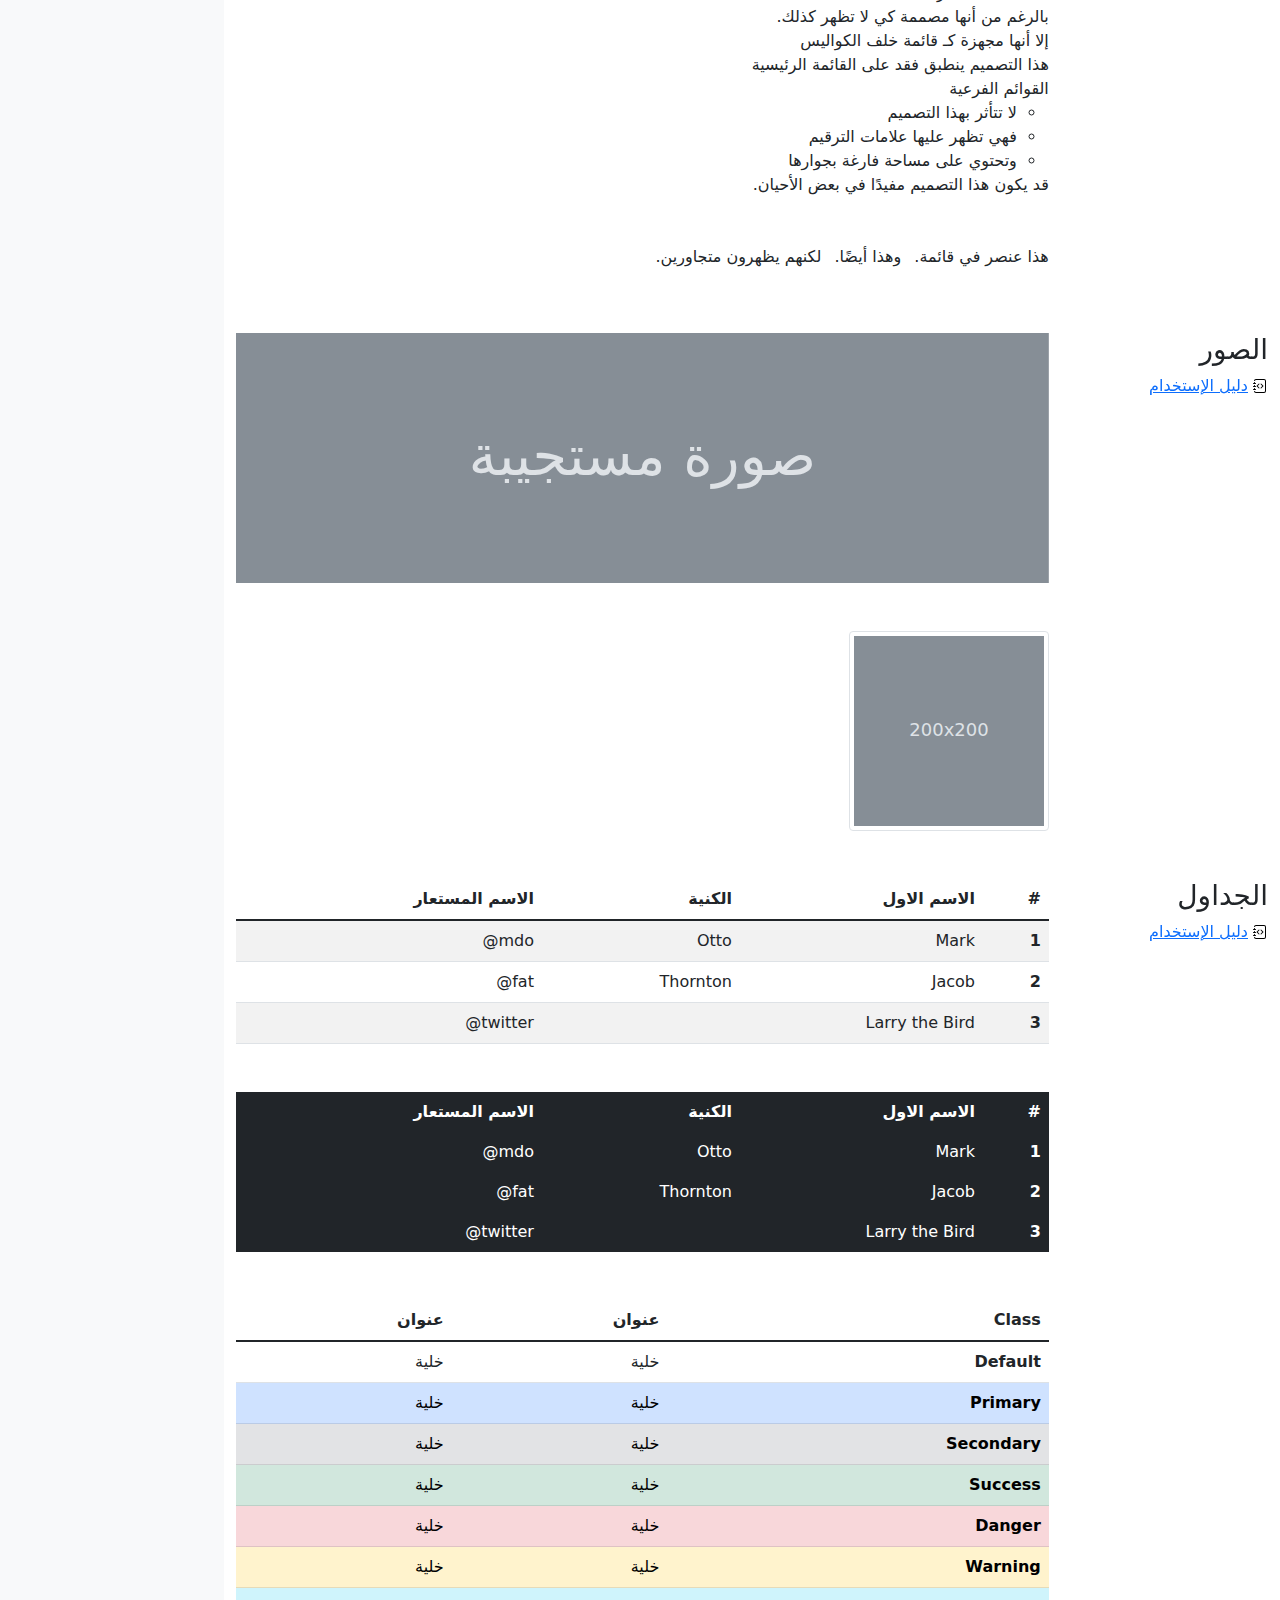
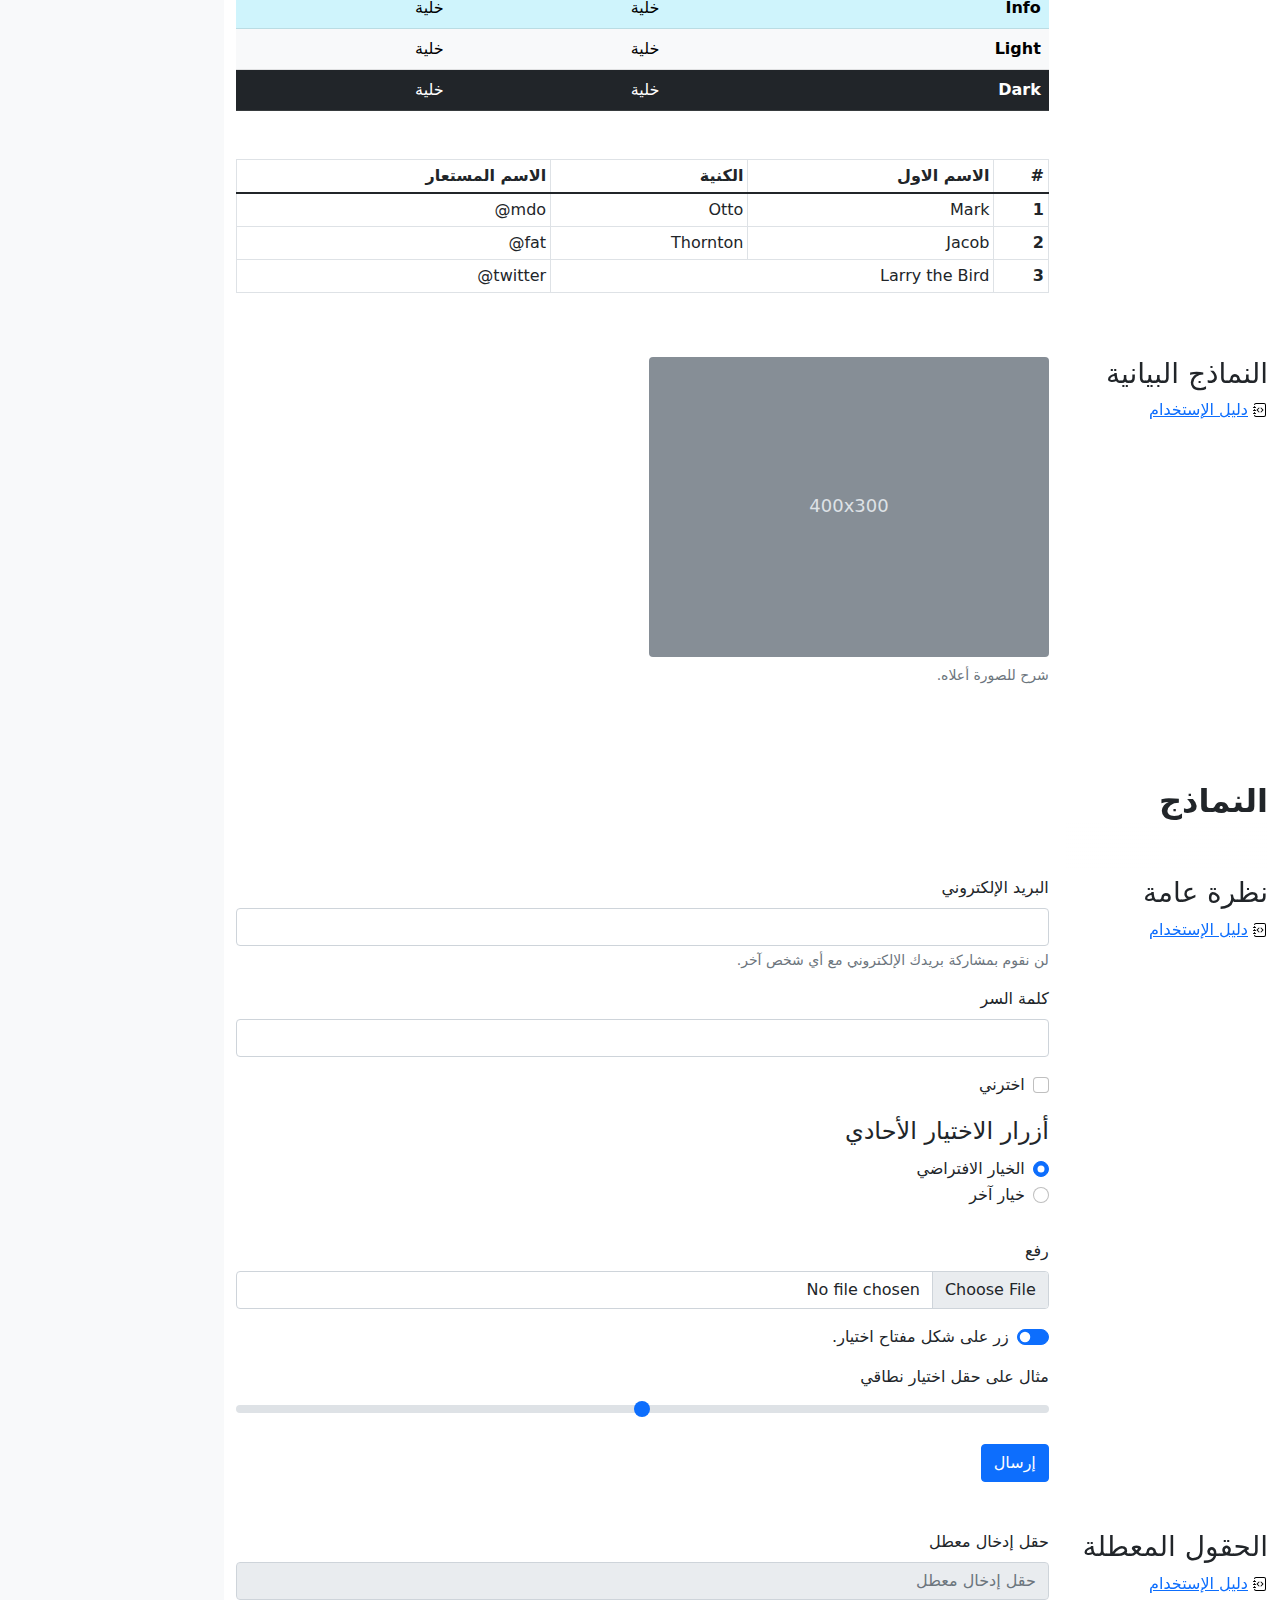
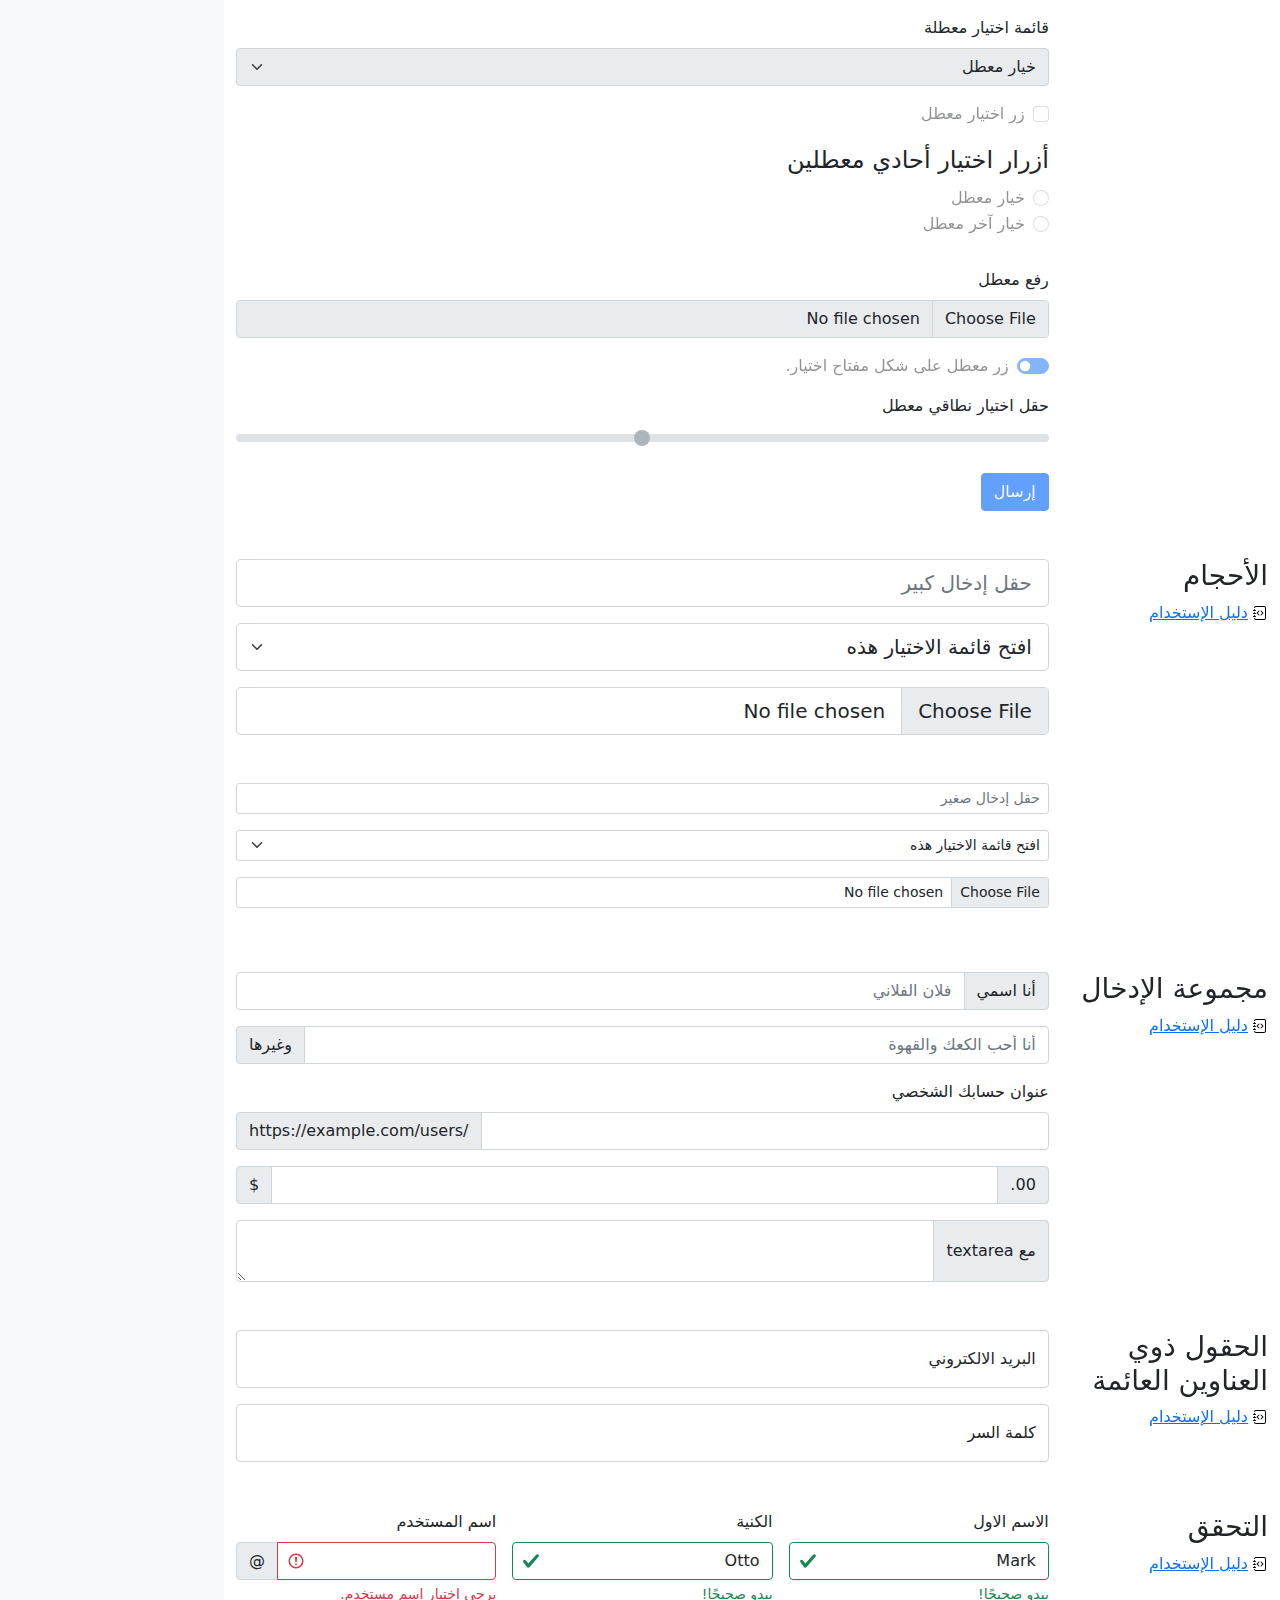
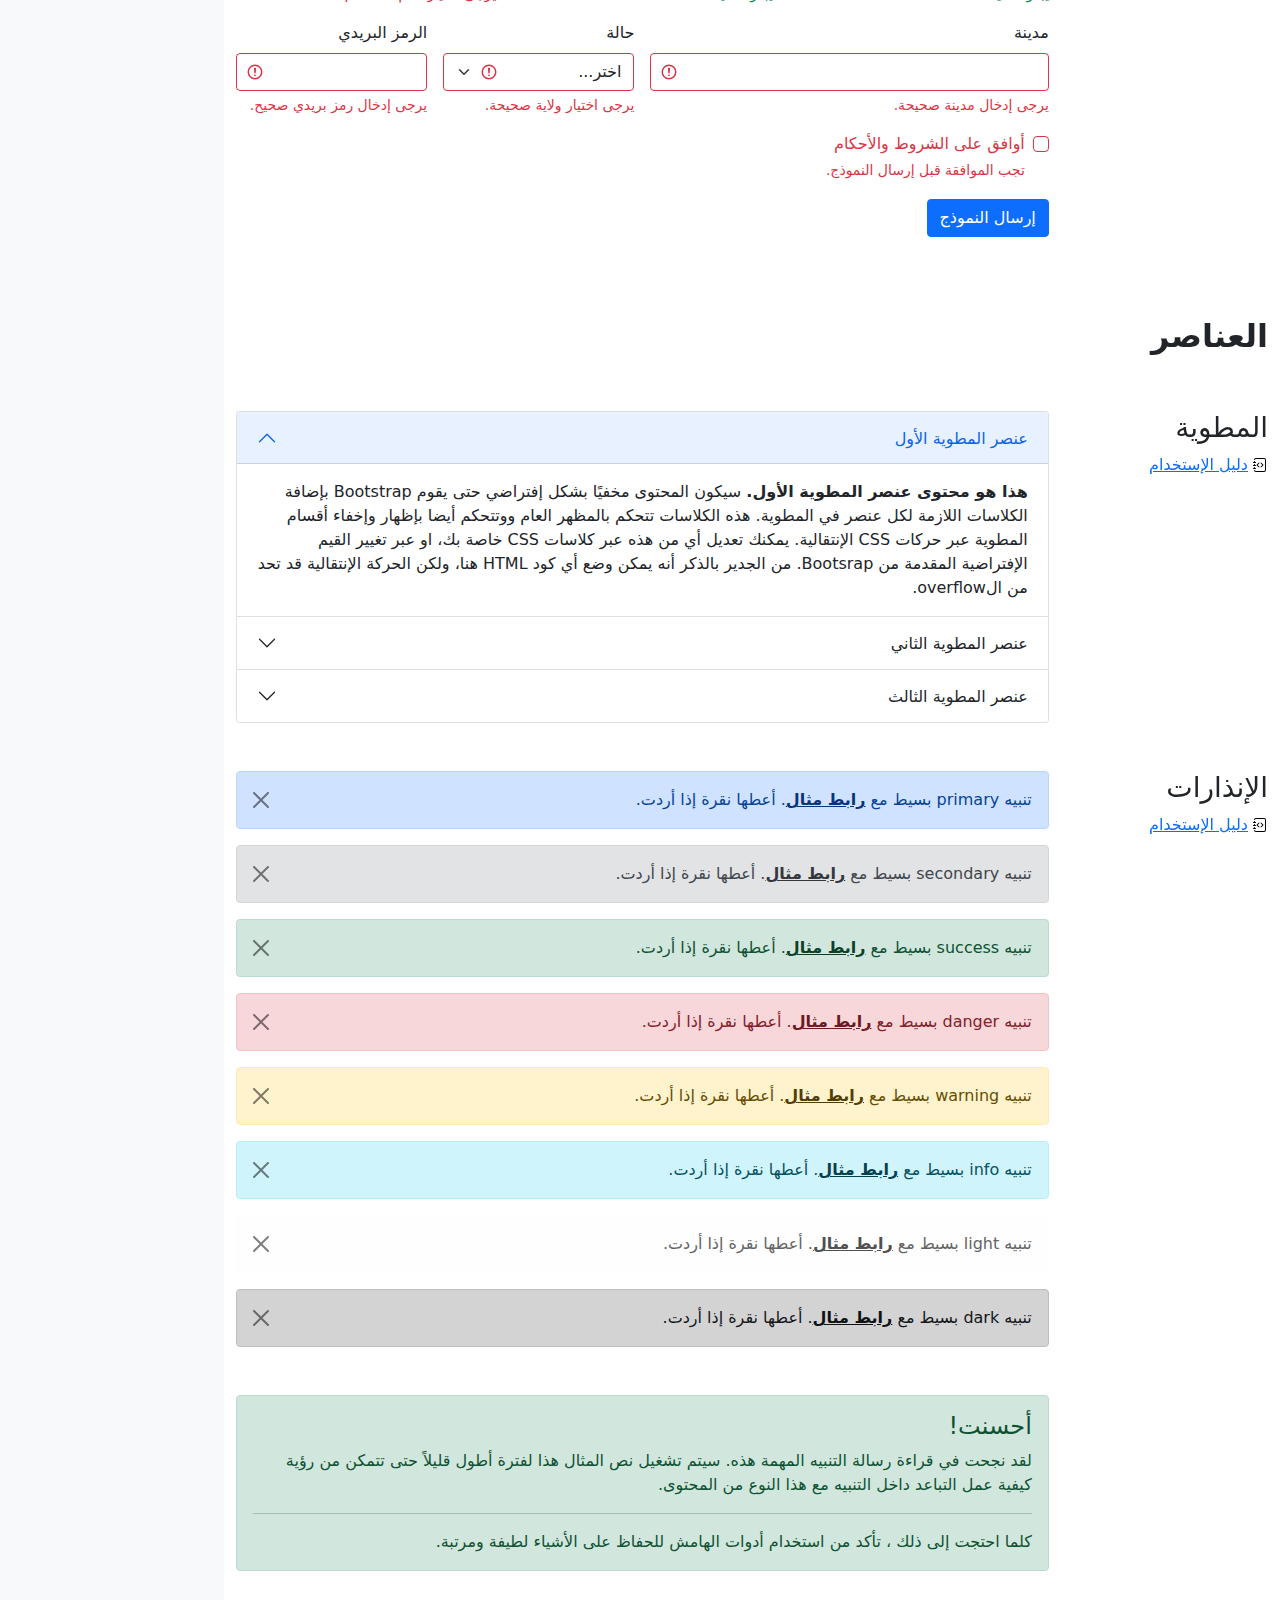
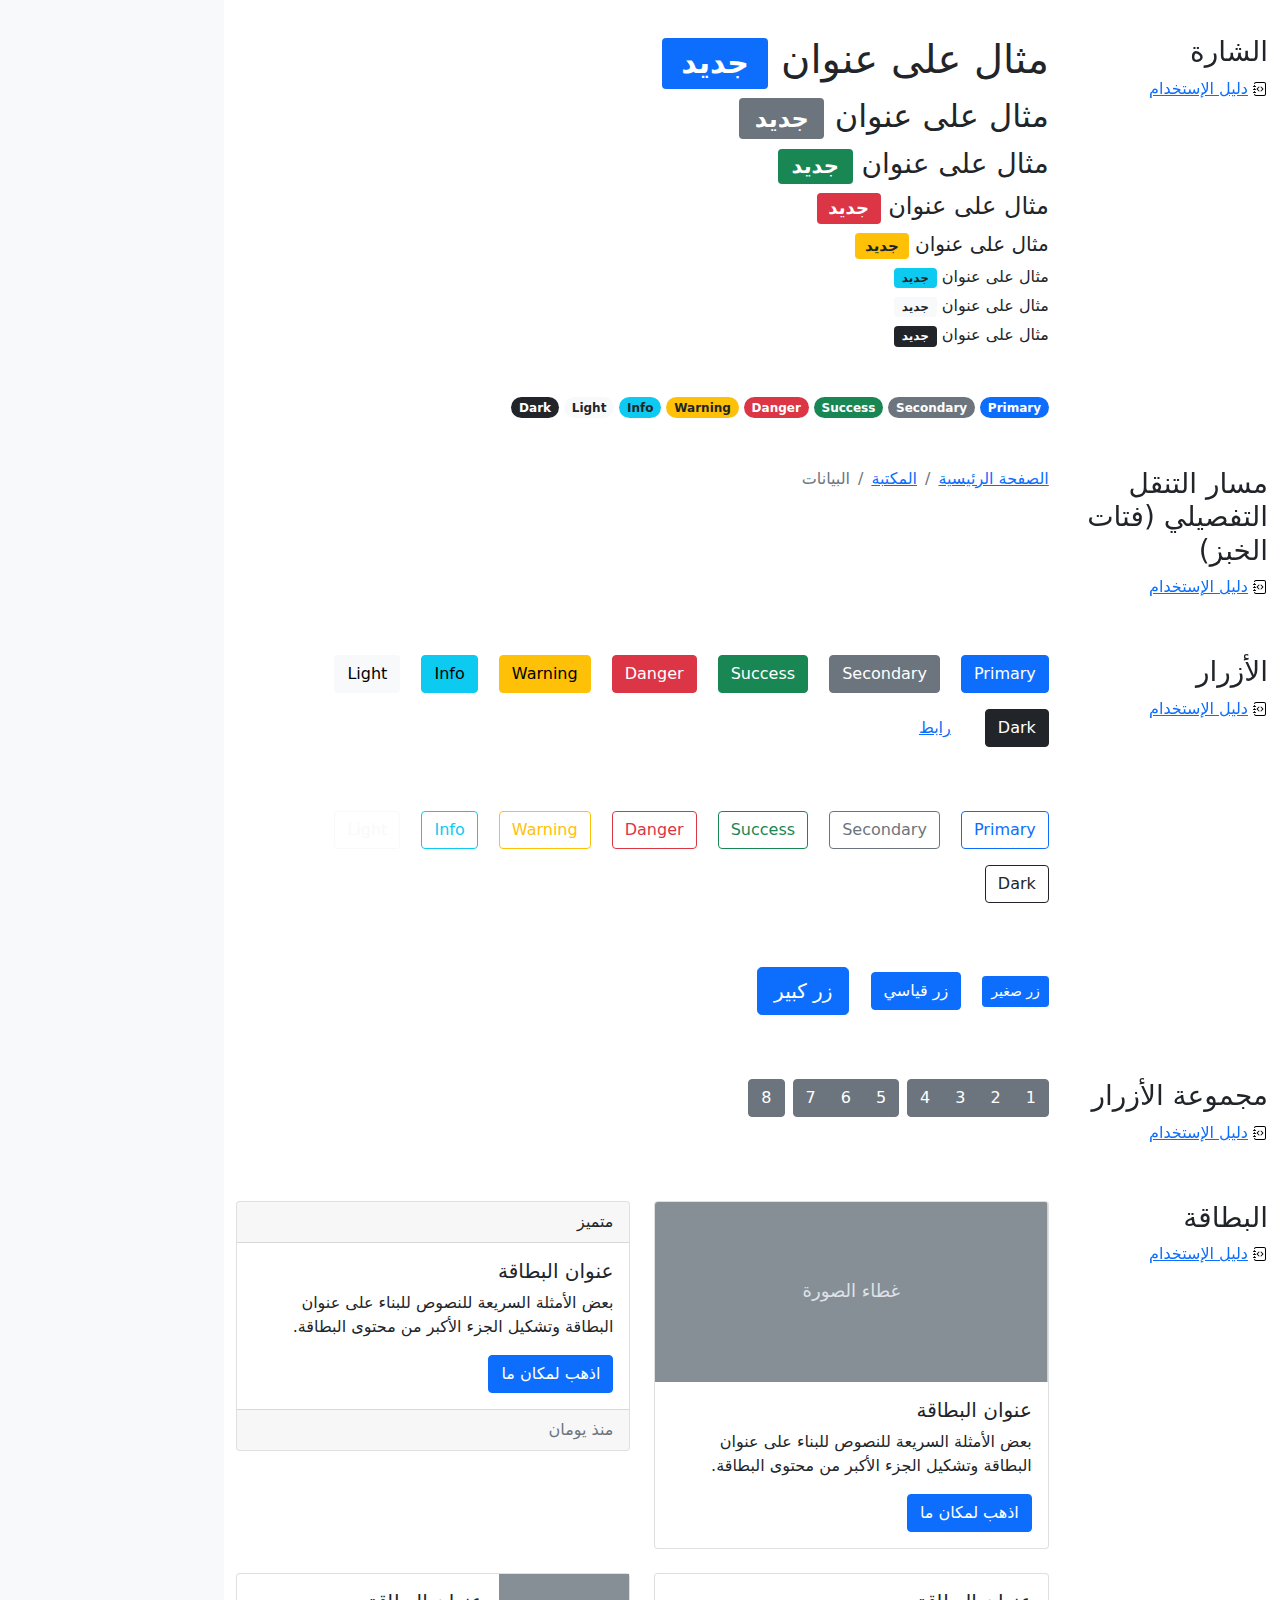
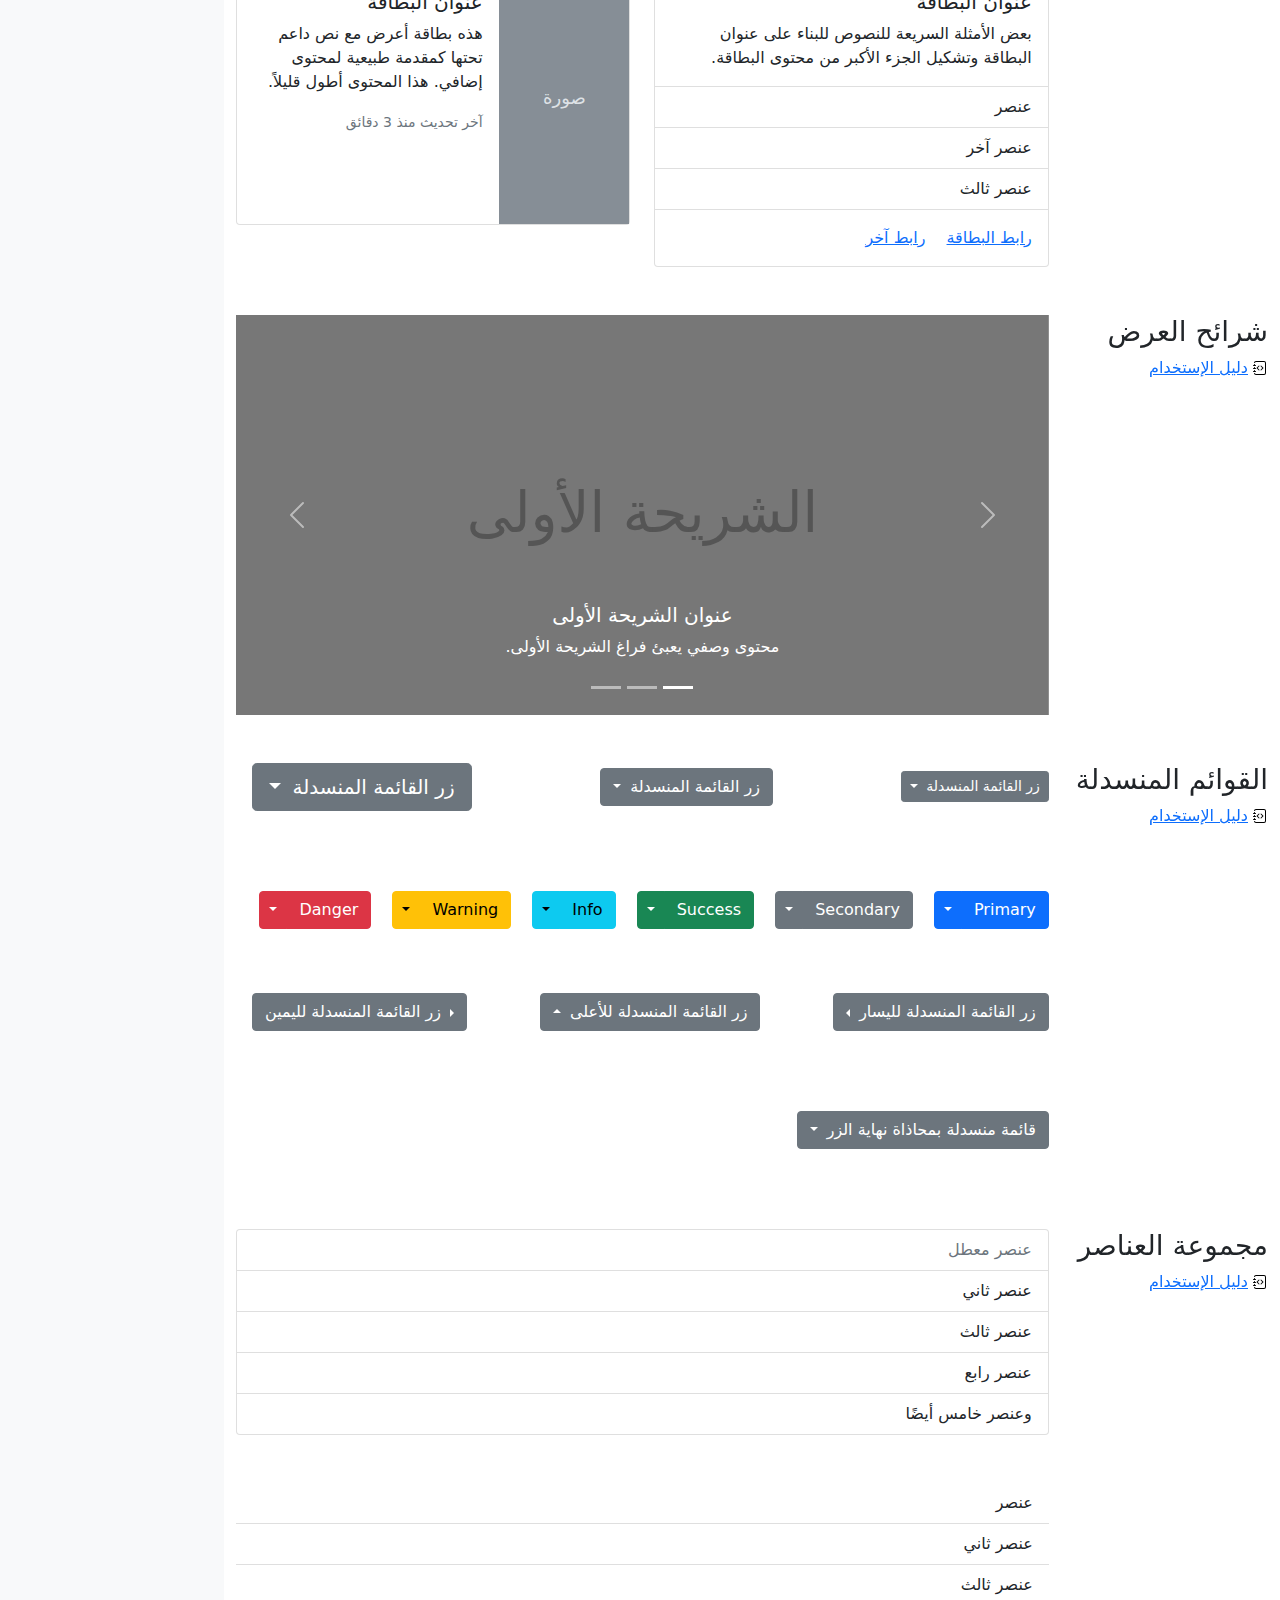
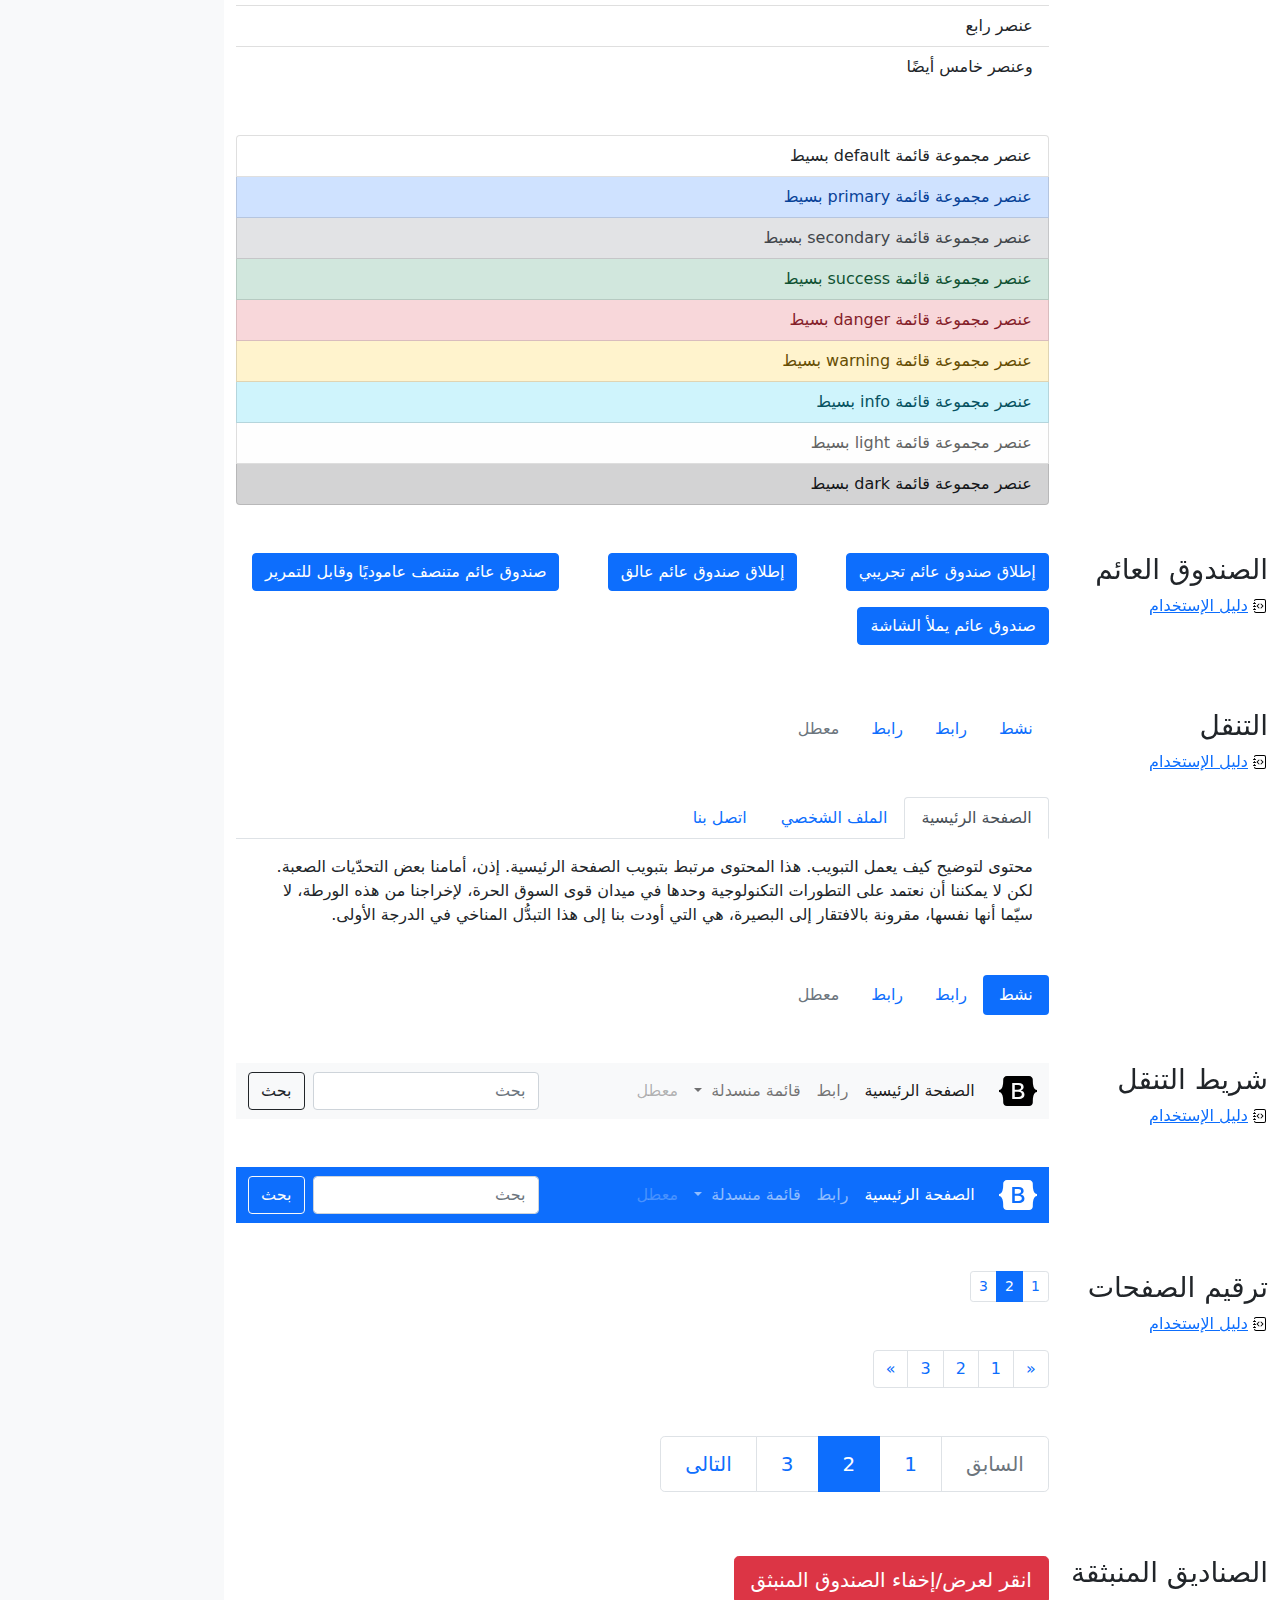
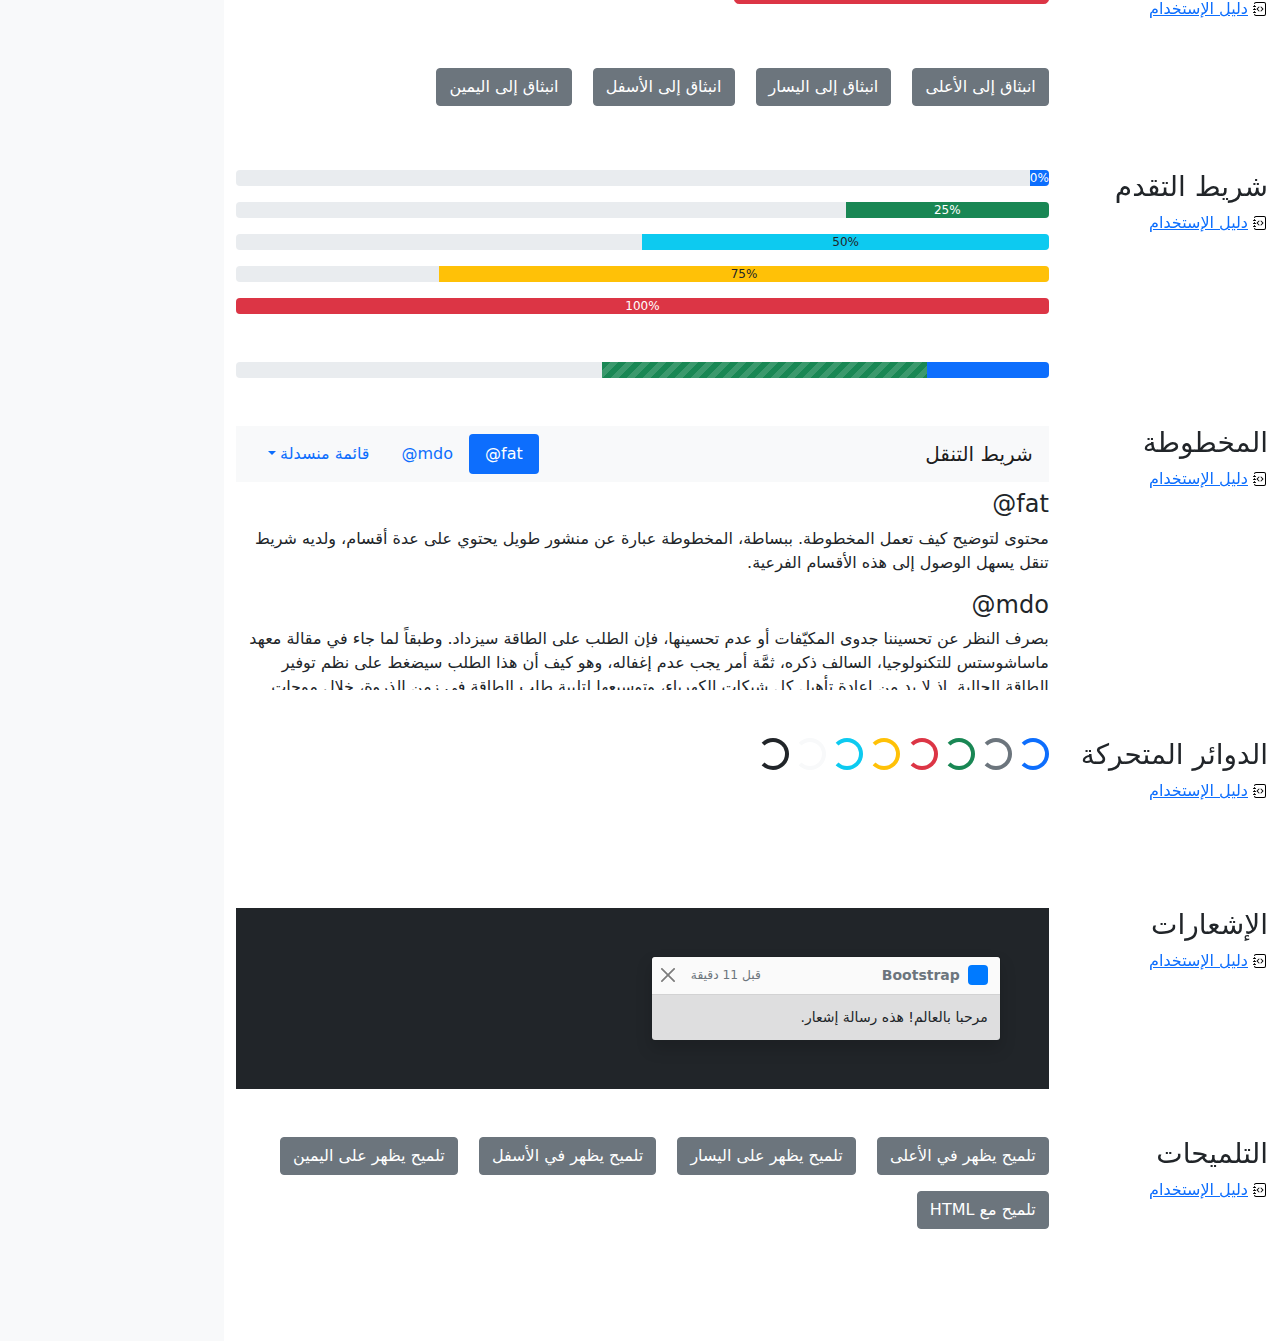
<file: praktikum8_2020573010037_Muhammad-Andra-Maulana/bootstrap-5.1.3-examples/cheatsheet-rtl/index.html>
<!doctype html>
<html lang="ar" dir="rtl">
  <head>
    <meta charset="utf-8">
    <meta name="viewport" content="width=device-width, initial-scale=1">
    <meta name="description" content="">
    <meta name="author" content="Mark Otto, Jacob Thornton, and Bootstrap contributors">
    <meta name="generator" content="Hugo 0.88.1">
    <title>ورقة الغش · Bootstrap v5.1</title>

    <link rel="canonical" href="https://getbootstrap.com/docs/5.1/examples/cheatsheet-rtl/">

    

    <!-- Bootstrap core CSS -->
<link href="../assets/dist/css/bootstrap.rtl.min.css" rel="stylesheet">

    <style>
      .bd-placeholder-img {
        font-size: 1.125rem;
        text-anchor: middle;
        -webkit-user-select: none;
        -moz-user-select: none;
        user-select: none;
      }

      @media (min-width: 768px) {
        .bd-placeholder-img-lg {
          font-size: 3.5rem;
        }
      }
    </style>

    
    <!-- Custom styles for this template -->
    <link href="../cheatsheet/cheatsheet.rtl.css" rel="stylesheet">
  </head>
  <body class="bg-light">
    
<header class="bd-header bg-dark py-3 d-flex align-items-stretch border-bottom border-dark">
  <div class="container-fluid d-flex align-items-center">
    <h1 class="d-flex align-items-center fs-4 text-white mb-0">
      <img src="../assets/brand/bootstrap-logo-white.svg" width="38" height="30" class="me-3" alt="Bootstrap">
      ورقة الغش
    </h1>
    <a href="../examples/cheatsheet/" class="ms-auto link-light" hreflang="en">جدول بيانات LTR</a>
  </div>
</header>
<aside class="bd-aside sticky-xl-top text-muted align-self-start mb-3 mb-xl-5 px-2">
  <h2 class="h6 pt-4 pb-3 mb-4 border-bottom">على هذه الصفحة</h2>
  <nav class="small" id="toc">
    <ul class="list-unstyled">
      <li class="my-2">
        <button class="btn d-inline-flex align-items-center collapsed" data-bs-toggle="collapse" aria-expanded="false" data-bs-target="#contents-collapse" aria-controls="contents-collapse">المحتوى</button>
        <ul class="list-unstyled ps-3 collapse" id="contents-collapse">
          <li><a class="d-inline-flex align-items-center rounded" href="#typography">النصوص</a></li>
          <li><a class="d-inline-flex align-items-center rounded" href="#images">الصور</a></li>
          <li><a class="d-inline-flex align-items-center rounded" href="#tables">الجداول</a></li>
          <li><a class="d-inline-flex align-items-center rounded" href="#figures">النماذج البيانية</a></li>
        </ul>
      </li>
      <li class="my-2">
        <button class="btn d-inline-flex align-items-center collapsed" data-bs-toggle="collapse" aria-expanded="false" data-bs-target="#forms-collapse" aria-controls="forms-collapse">النماذج</button>
        <ul class="list-unstyled ps-3 collapse" id="forms-collapse">
          <li><a class="d-inline-flex align-items-center rounded" href="#overview">نظرة عامة</a></li>
          <li><a class="d-inline-flex align-items-center rounded" href="#disabled-forms">الحقول المعطلة</a></li>
          <li><a class="d-inline-flex align-items-center rounded" href="#sizing">الأحجام</a></li>
          <li><a class="d-inline-flex align-items-center rounded" href="#input-group">مجموعة الإدخال</a></li>
          <li><a class="d-inline-flex align-items-center rounded" href="#floating-labels">الحقول ذوي العناوين العائمة</a></li>
          <li><a class="d-inline-flex align-items-center rounded" href="#validation">التحقق</a></li>
        </ul>
      </li>
      <li class="my-2">
        <button class="btn d-inline-flex align-items-center collapsed" data-bs-toggle="collapse" aria-expanded="false" data-bs-target="#components-collapse" aria-controls="components-collapse">مكونات</button>
        <ul class="list-unstyled ps-3 collapse" id="components-collapse">
          <li><a class="d-inline-flex align-items-center rounded" href="#accordion">المطوية</a></li>
          <li><a class="d-inline-flex align-items-center rounded" href="#alerts">الإنذارات</a></li>
          <li><a class="d-inline-flex align-items-center rounded" href="#badge">الشارة</a></li>
          <li><a class="d-inline-flex align-items-center rounded" href="#breadcrumb">مسار التنقل التفصيلي</a></li>
          <li><a class="d-inline-flex align-items-center rounded" href="#buttons">الأزرار</a></li>
          <li><a class="d-inline-flex align-items-center rounded" href="#button-group">مجموعة الأزرار</a></li>
          <li><a class="d-inline-flex align-items-center rounded" href="#card">البطاقة</a></li>
          <li><a class="d-inline-flex align-items-center rounded" href="#carousel">شرائح العرض</a></li>
          <li><a class="d-inline-flex align-items-center rounded" href="#dropdowns">القوائم المنسدلة</a></li>
          <li><a class="d-inline-flex align-items-center rounded" href="#list-group">مجموعة العناصر</a></li>
          <li><a class="d-inline-flex align-items-center rounded" href="#modal">الصندوق العائم</a></li>
          <li><a class="d-inline-flex align-items-center rounded" href="#navs">التنقل</a></li>
          <li><a class="d-inline-flex align-items-center rounded" href="#navbar">شريط التنقل</a></li>
          <li><a class="d-inline-flex align-items-center rounded" href="#pagination">ترقيم الصفحات</a></li>
          <li><a class="d-inline-flex align-items-center rounded" href="#popovers">الصناديق المنبثقة</a></li>
          <li><a class="d-inline-flex align-items-center rounded" href="#progress">شريط التقدم</a></li>
          <li><a class="d-inline-flex align-items-center rounded" href="#scrollspy">المخطوطة</a></li>
          <li><a class="d-inline-flex align-items-center rounded" href="#spinners">الدوائر المتحركة</a></li>
          <li><a class="d-inline-flex align-items-center rounded" href="#toasts">الإشعارات</a></li>
          <li><a class="d-inline-flex align-items-center rounded" href="#tooltips">التلميحات</a></li>
        </ul>
      </li>
    </ul>
  </nav>
</aside>
<div class="bd-cheatsheet container-fluid bg-body">
  <section id="content">
    <h2 class="sticky-xl-top fw-bold pt-3 pt-xl-5 pb-2 pb-xl-3">المحتوى</h2>

    <article class="my-3" id="typography">
      <div class="bd-heading sticky-xl-top align-self-start mt-5 mb-3 mt-xl-0 mb-xl-2">
        <h3>النصوص</h3>
        <a class="d-flex align-items-center" hreflang="en" href="../content/typography/">دليل الإستخدام</a>
      </div>

      <div>
        <div class="bd-example">
        <p class="display-1">العرض 1</p>
        <p class="display-2">العرض 2</p>
        <p class="display-3">العرض 3</p>
        <p class="display-4">العرض 4</p>
        <p class="display-5">العرض 5</p>
        <p class="display-6">العرض 6</p>
        </div>

        <div class="bd-example">
        <p class="h1">عنوان 1</p>
        <p class="h2">عنوان 2</p>
        <p class="h3">عنوان 3</p>
        <p class="h4">عنوان 4</p>
        <p class="h5">عنوان 5</p>
        <p class="h6">عنوان 6</p>
        </div>

        <div class="bd-example">
        <p class="lead">
          هذه قطعة إملائية متميزة، فهي مصممة لتكون بارزة من بين القطع الإملائية الأخرى.
        </p>
        </div>

        <div class="bd-example">
        <p>يمكنك استخدام تصنيف mark <mark>لتحديد</mark> نص.</p>
        <p><del>من المفترض أن يتم التعامل مع هذا السطر كنص محذوف.</del></p>
        <p><s>من المفترض أن يتم التعامل مع هذا السطر على أنه لم يعد دقيقًا.</s></p>
        <p><ins>من المفترض أن يتم التعامل مع هذا السطر كإضافة إلى المستند.</ins></p>
        <p><u>سيتم عرض النص في هذا السطر كما وتحته خط.</u></p>
        <p><small>من المفترض أن يتم التعامل مع هذا السطر على أنه يحوي تفاصيل صغيرة.</small></p>
        <p><strong>هذا السطر يحوي نص عريض.</strong></p>
        <p><em>هذا السطر يحوي نص مائل.</em></p>
        </div>

        <div class="bd-example">
        <blockquote class="blockquote">
          <p>إقتباس مبهر، موضوع في عنصر blockquote</p>
          <footer class="blockquote-footer">شخص مشهور في <cite title= "عنوان المصدر"> عنوان المصدر </cite></footer>
        </blockquote>
        </div>

        <div class="bd-example">
        <ul class="list-unstyled">
          <li>هذه قائمة عناصر.</li>
          <li>بالرغم من أنها مصممة كي لا تظهر كذلك.</li>
          <li>إلا أنها مجهزة كـ قائمة خلف الكواليس</li>
          <li>هذا التصميم ينطبق فقد على القائمة الرئيسية</li>
          <li>القوائم الفرعية
            <ul>
              <li>لا تتأثر بهذا التصميم</li>
              <li>فهي تظهر عليها علامات الترقيم</li>
              <li>وتحتوي على مساحة فارغة بجوارها</li>
            </ul>
          </li>
          <li>قد يكون هذا التصميم مفيدًا في بعض الأحيان.</li>
        </ul>
        </div>

        <div class="bd-example">
        <ul class="list-inline">
          <li class="list-inline-item">هذا عنصر في قائمة.</li>
          <li class="list-inline-item">وهذا أيضًا.</li>
          <li class="list-inline-item">لكنهم يظهرون متجاورين.</li>
        </ul>
        </div>
      </div>
    </article>
    <article class="my-3" id="images">
      <div class="bd-heading sticky-xl-top align-self-start mt-5 mb-3 mt-xl-0 mb-xl-2">
        <h3>الصور</h3>
        <a class="d-flex align-items-center" hreflang="en" href="../content/images/">دليل الإستخدام</a>
      </div>

      <div>
        <div class="bd-example">
        <svg class="bd-placeholder-img bd-placeholder-img-lg img-fluid" width="100%" height="250" xmlns="http://www.w3.org/2000/svg" role="img" aria-label="Placeholder: صورة مستجيبة" preserveAspectRatio="xMidYMid slice" focusable="false"><title>Placeholder</title><rect width="100%" height="100%" fill="#868e96"/><text x="50%" y="50%" fill="#dee2e6" dy=".3em">صورة مستجيبة</text></svg>

        </div>

        <div class="bd-example">
        <svg class="bd-placeholder-img img-thumbnail" width="200" height="200" xmlns="http://www.w3.org/2000/svg" role="img" aria-label="صورة عنصر نائب مربع عام مع حدود بيضاء حولها ، مما يجعلها تشبه صورة تم التقاطها بكاميرا فورية قديمة: 200x200" preserveAspectRatio="xMidYMid slice" focusable="false"><title>صورة عنصر نائب مربع عام مع حدود بيضاء حولها ، مما يجعلها تشبه صورة تم التقاطها بكاميرا فورية قديمة</title><rect width="100%" height="100%" fill="#868e96"/><text x="50%" y="50%" fill="#dee2e6" dy=".3em">200x200</text></svg>

        </div>
      </div>
    </article>
    <article class="my-3" id="tables">
      <div class="bd-heading sticky-xl-top align-self-start mt-5 mb-3 mt-xl-0 mb-xl-2">
        <h3>الجداول</h3>
        <a class="d-flex align-items-center" hreflang="en" href="../content/tables/">دليل الإستخدام</a>
      </div>

      <div>
        <div class="bd-example">
        <table class="table table-striped">
          <thead>
          <tr>
            <th scope="col">#</th>
            <th scope="col">الاسم الاول</th>
            <th scope="col">الكنية</th>
            <th scope="col">الاسم المستعار</th>
          </tr>
          </thead>
          <tbody>
          <tr>
            <th scope="row">1</th>
            <td>Mark</td>
            <td>Otto</td>
            <td><bdo lang="en" dir="ltr">@mdo</bdo></td>
          </tr>
          <tr>
            <th scope="row">2</th>
            <td>Jacob</td>
            <td>Thornton</td>
            <td><bdo lang="en" dir="ltr">@fat</bdo></td>
          </tr>
          <tr>
            <th scope="row">3</th>
            <td colspan="2">Larry the Bird</td>
            <td><bdo lang="en" dir="ltr">@twitter</bdo></td>
          </tr>
          </tbody>
        </table>
        </div>

        <div class="bd-example">
        <table class="table table-dark table-borderless">
          <thead>
          <tr>
            <th scope="col">#</th>
            <th scope="col">الاسم الاول</th>
            <th scope="col">الكنية</th>
            <th scope="col">الاسم المستعار</th>
          </tr>
          </thead>
          <tbody>
          <tr>
            <th scope="row">1</th>
            <td>Mark</td>
            <td>Otto</td>
            <td><bdo lang="en" dir="ltr">@mdo</bdo></td>
          </tr>
          <tr>
            <th scope="row">2</th>
            <td>Jacob</td>
            <td>Thornton</td>
            <td><bdo lang="en" dir="ltr">@fat</bdo></td>
          </tr>
          <tr>
            <th scope="row">3</th>
            <td colspan="2">Larry the Bird</td>
            <td><bdo lang="en" dir="ltr">@twitter</bdo></td>
          </tr>
          </tbody>
        </table>
        </div>

        <div class="bd-example">
        <table class="table table-hover">
          <thead>
          <tr>
            <th scope="col">Class</th>
            <th scope="col">عنوان</th>
            <th scope="col">عنوان</th>
          </tr>
          </thead>
          <tbody>
          <tr>
            <th scope="row">Default</th>
            <td>خلية</td>
            <td>خلية</td>
          </tr>
          
          <tr class="table-primary">
            <th scope="row">Primary</th>
            <td>خلية</td>
            <td>خلية</td>
          </tr>
          <tr class="table-secondary">
            <th scope="row">Secondary</th>
            <td>خلية</td>
            <td>خلية</td>
          </tr>
          <tr class="table-success">
            <th scope="row">Success</th>
            <td>خلية</td>
            <td>خلية</td>
          </tr>
          <tr class="table-danger">
            <th scope="row">Danger</th>
            <td>خلية</td>
            <td>خلية</td>
          </tr>
          <tr class="table-warning">
            <th scope="row">Warning</th>
            <td>خلية</td>
            <td>خلية</td>
          </tr>
          <tr class="table-info">
            <th scope="row">Info</th>
            <td>خلية</td>
            <td>خلية</td>
          </tr>
          <tr class="table-light">
            <th scope="row">Light</th>
            <td>خلية</td>
            <td>خلية</td>
          </tr>
          <tr class="table-dark">
            <th scope="row">Dark</th>
            <td>خلية</td>
            <td>خلية</td>
          </tr>
          </tbody>
        </table>
        </div>

        <div class="bd-example">
        <table class="table table-sm table-bordered">
          <thead>
          <tr>
            <th scope="col">#</th>
            <th scope="col">الاسم الاول</th>
            <th scope="col">الكنية</th>
            <th scope="col">الاسم المستعار</th>
          </tr>
          </thead>
          <tbody>
          <tr>
            <th scope="row">1</th>
            <td>Mark</td>
            <td>Otto</td>
            <td><bdo lang="en" dir="ltr">@mdo</bdo></td>
          </tr>
          <tr>
            <th scope="row">2</th>
            <td>Jacob</td>
            <td>Thornton</td>
            <td><bdo lang="en" dir="ltr">@fat</bdo></td>
          </tr>
          <tr>
            <th scope="row">3</th>
            <td colspan="2">Larry the Bird</td>
            <td><bdo lang="en" dir="ltr">@twitter</bdo></td>
          </tr>
          </tbody>
        </table>
        </div>
      </div>
    </article>
    <article class="my-3" id="figures">
      <div class="bd-heading sticky-xl-top align-self-start mt-5 mb-3 mt-xl-0 mb-xl-2">
        <h3>النماذج البيانية</h3>
        <a class="d-flex align-items-center" hreflang="en" href="../content/figures/">دليل الإستخدام</a>
      </div>

      <div>
        <div class="bd-example">
        <figure class="figure">
          <svg class="bd-placeholder-img figure-img img-fluid rounded" width="400" height="300" xmlns="http://www.w3.org/2000/svg" role="img" aria-label="Placeholder: 400x300" preserveAspectRatio="xMidYMid slice" focusable="false"><title>Placeholder</title><rect width="100%" height="100%" fill="#868e96"/><text x="50%" y="50%" fill="#dee2e6" dy=".3em">400x300</text></svg>

          <figcaption class="figure-caption">شرح للصورة أعلاه.</figcaption>
        </figure>
        </div>
      </div>
    </article>
  </section>

  <section id="forms">
    <h2 class="sticky-xl-top fw-bold pt-3 pt-xl-5 pb-2 pb-xl-3">النماذج</h2>

    <article class="my-3" id="overview">
      <div class="bd-heading sticky-xl-top align-self-start mt-5 mb-3 mt-xl-0 mb-xl-2">
        <h3>نظرة عامة</h3>
        <a class="d-flex align-items-center" hreflang="en" href="../forms/overview/">دليل الإستخدام</a>
      </div>

      <div>
        <div class="bd-example">
        <form>
          <div class="mb-3">
            <label for="exampleInputEmail1" class="form-label">البريد الإلكتروني</label>
            <input type="email" class="form-control" id="exampleInputEmail1" aria-describedby="emailHelp">
            <div id="emailHelp" class="form-text">لن نقوم بمشاركة بريدك الإلكتروني مع أي شخص آخر.</div>
          </div>
          <div class="mb-3">
            <label for="exampleInputPassword1" class="form-label">كلمة السر</label>
            <input type="password" class="form-control" id="exampleInputPassword1">
          </div>
          <div class="mb-3 form-check">
            <input type="checkbox" class="form-check-input" id="exampleCheck1">
            <label class="form-check-label" for="exampleCheck1">اخترني</label>
          </div>
          <fieldset class="mb-3">
            <legend>أزرار الاختيار الأحادي</legend>
            <div class="form-check">
              <input type="radio" name="radios" class="form-check-input" id="exampleRadio1" checked>
              <label class="form-check-label" for="exampleRadio1">الخيار الافتراضي</label>
            </div>
            <div class="mb-3 form-check">
              <input type="radio" name="radios" class="form-check-input" id="exampleRadio2">
              <label class="form-check-label" for="exampleRadio2">خيار آخر</label>
            </div>
          </fieldset>
          <div class="mb-3">
            <label class="form-label" for="customFile">رفع</label>
            <input type="file" class="form-control" id="customFile">
          </div>
          <div class="mb-3 form-check form-switch">
            <input class="form-check-input" type="checkbox" role="switch" id="flexSwitchCheckChecked" checked>
            <label class="form-check-label" for="flexSwitchCheckChecked">زر على شكل مفتاح اختيار.</label>
          </div>
          <div class="mb-3">
            <label for="customRange3" class="form-label">مثال على حقل اختيار نطاقي</label>
            <input type="range" class="form-range" min="0" max="5" step="0.5" id="customRange3">
          </div>
          <button type="submit" class="btn btn-primary">إرسال</button>
        </form>
        </div>
      </div>
    </article>
    <article class="my-3" id="disabled-forms">
      <div class="bd-heading sticky-xl-top align-self-start mt-5 mb-3 mt-xl-0 mb-xl-2">
        <h3>الحقول المعطلة</h3>
        <a class="d-flex align-items-center" hreflang="en" href="../forms/overview/#disabled-forms">دليل الإستخدام</a>
      </div>

      <div>
        <div class="bd-example">
        <form>
          <fieldset disabled aria-label="مثال على مجموعة الحقول المعطلة">
            <div class="mb-3">
              <label for="disabledTextInput" class="form-label">حقل إدخال معطل</label>
              <input type="text" id="disabledTextInput" class="form-control" placeholder="حقل إدخال معطل">
            </div>
            <div class="mb-3">
              <label for="disabledSelect" class="form-label">قائمة اختيار معطلة</label>
              <select id="disabledSelect" class="form-select">
                <option>خيار معطل</option>
              </select>
            </div>
            <div class="mb-3">
              <div class="form-check">
                <input class="form-check-input" type="checkbox" id="disabledFieldsetCheck" disabled>
                <label class="form-check-label" for="disabledFieldsetCheck">
                  زر اختيار معطل
                </label>
              </div>
            </div>
            <fieldset class="mb-3">
              <legend>أزرار اختيار أحادي معطلين</legend>
              <div class="form-check">
                <input type="radio" name="radios" class="form-check-input" id="disabledRadio1" disabled>
                <label class="form-check-label" for="disabledRadio1">خيار معطل</label>
              </div>
              <div class="mb-3 form-check">
                <input type="radio" name="radios" class="form-check-input" id="disabledRadio2" disabled>
                <label class="form-check-label" for="disabledRadio2">خيار آخر معطل</label>
              </div>
            </fieldset>
            <div class="mb-3">
              <label class="form-label" for="disabledCustomFile">رفع معطل</label>
              <input type="file" class="form-control" id="disabledCustomFile" disabled>
            </div>
            <div class="mb-3 form-check form-switch">
              <input class="form-check-input" type="checkbox" role="switch" id="disabledSwitchCheckChecked" checked disabled>
              <label class="form-check-label" for="disabledSwitchCheckChecked">زر معطل على شكل مفتاح اختيار.</label>
            </div>
            <div class="mb-3">
              <label for="disabledRange" class="form-label">حقل اختيار نطاقي معطل</label>
              <input type="range" class="form-range" min="0" max="5" step="0.5" id="disabledRange">
            </div>
            <button type="submit" class="btn btn-primary">إرسال</button>
          </fieldset>
        </form>
        </div>
      </div>
    </article>
    <article class="my-3" id="sizing">
      <div class="bd-heading sticky-xl-top align-self-start mt-5 mb-3 mt-xl-0 mb-xl-2">
        <h3>الأحجام</h3>
        <a class="d-flex align-items-center" hreflang="en" href="../forms/form-control/#sizing">دليل الإستخدام</a>
      </div>

      <div>
        <div class="bd-example">
        <div class="mb-3">
          <input class="form-control form-control-lg" type="text" placeholder="حقل إدخال كبير" aria-label=".form-control-lg مثال">
        </div>
        <div class="mb-3">
          <select class="form-select form-select-lg mb-3" aria-label=".form-select-lg مثال">
            <option selected>افتح قائمة الاختيار هذه</option>
            <option value="1">واحد</option>
            <option value="2">اثنان</option>
            <option value="3">ثلاثة</option>
          </select>
        </div>
        <div class="mb-3">
          <input type="file" class="form-control form-control-lg" aria-label="مثال على إدخال ملف كبير">
        </div>
        </div>

        <div class="bd-example">
        <div class="mb-3">
          <input class="form-control form-control-sm" type="text" placeholder="حقل إدخال صغير" aria-label=".form-control-sm مثال">
        </div>
        <div class="mb-3">
          <select class="form-select form-select-sm" aria-label=".form-select-sm مثال">
            <option selected>افتح قائمة الاختيار هذه</option>
            <option value="1">واحد</option>
            <option value="2">اثنان</option>
            <option value="3">ثلاثة</option>
          </select>
        </div>
        <div class="mb-3">
          <input type="file" class="form-control form-control-sm" aria-label="مثال على إدخال ملف صغير">
        </div>
        </div>
      </div>
    </article>
    <article class="my-3" id="input-group">
      <div class="bd-heading sticky-xl-top align-self-start mt-5 mb-3 mt-xl-0 mb-xl-2">
        <h3>مجموعة الإدخال</h3>
        <a class="d-flex align-items-center" hreflang="en" href="../forms/input-group/">دليل الإستخدام</a>
      </div>

      <div>
        <div class="bd-example">
        <div class="input-group mb-3">
          <span class="input-group-text" id="basic-addon1">أنا اسمي</span>
          <input type="text" class="form-control" placeholder="فلان الفلاني" aria-label="الاسم" aria-describedby="basic-addon1">
        </div>
        <div class="input-group mb-3">
          <input type="text" class="form-control" placeholder="أنا أحب الكعك والقهوة" aria-label="الطعام المفضل" aria-describedby="basic-addon2">
          <span class="input-group-text" id="basic-addon2">وغيرها</span>
        </div>
        <label for="basic-url" class="form-label">عنوان حسابك الشخصي</label>
        <div class="input-group mb-3">
          <input type="text" class="form-control" id="basic-url" aria-describedby="basic-addon3">
          <span class="input-group-text" id="basic-addon3"><bdo lang="en" dir="ltr">https://example.com/users/</bdo></span>
        </div>
        <div class="input-group mb-3">
          <span class="input-group-text"><bdo lang="en" dir="ltr">.00</bdo></span>
          <input type="text" class="form-control" aria-label="المبلغ (لأقرب دولار)">
          <span class="input-group-text">$</span>
        </div>
        <div class="input-group">
          <span class="input-group-text">مع textarea</span>
          <textarea class="form-control" aria-label="مع textarea"></textarea>
        </div>
        </div>
      </div>
    </article>
    <article class="my-3" id="floating-labels">
      <div class="bd-heading sticky-xl-top align-self-start mt-5 mb-3 mt-xl-0 mb-xl-2">
        <h3>الحقول ذوي العناوين العائمة</h3>
        <a class="d-flex align-items-center" href="../forms/floating-labels/">دليل الإستخدام</a>
      </div>

      <div>
        <div class="bd-example">
        <form>
          <div class="form-floating mb-3">
            <input type="email" class="form-control" id="floatingInput" placeholder="name@example.com">
            <label for="floatingInput">البريد الالكتروني</label>
          </div>
          <div class="form-floating">
            <input type="password" class="form-control" id="floatingPassword" placeholder="كلمة السر">
            <label for="floatingPassword">كلمة السر</label>
          </div>
        </form>
        </div>
      </div>
    </article>
    <article class="my-3" id="validation">
      <div class="bd-heading sticky-xl-top align-self-start mt-5 mb-3 mt-xl-0 mb-xl-2">
        <h3>التحقق</h3>
        <a class="d-flex align-items-center" hreflang="en" href="../forms/validation/">دليل الإستخدام</a>
      </div>

      <div>
        <div class="bd-example">
        <form class="row g-3">
          <div class="col-md-4">
            <label for="validationServer01" class="form-label">الاسم الاول</label>
            <input type="text" class="form-control is-valid" id="validationServer01" value="Mark" required>
            <div class="valid-feedback">
              يبدو صحيحًا!
            </div>
          </div>
          <div class="col-md-4">
            <label for="validationServer02" class="form-label">الكنية</label>
            <input type="text" class="form-control is-valid" id="validationServer02" value="Otto" required>
            <div class="valid-feedback">
              يبدو صحيحًا!
            </div>
          </div>
          <div class="col-md-4">
            <label for="validationServerUsername" class="form-label">اسم المستخدم</label>
            <div class="input-group has-validation">
              <input type="text" class="form-control is-invalid" id="validationServerUsername" aria-describedby="inputGroupPrepend3" required>
              <span class="input-group-text" id="inputGroupPrepend3">@</span>
              <div class="invalid-feedback">
                يرجى اختيار اسم مستخدم.
              </div>
            </div>
          </div>
          <div class="col-md-6">
            <label for="validationServer03" class="form-label">مدينة</label>
            <input type="text" class="form-control is-invalid" id="validationServer03" required>
            <div class="invalid-feedback">
              يرجى إدخال مدينة صحيحة.
            </div>
          </div>
          <div class="col-md-3">
            <label for="validationServer04" class="form-label">حالة</label>
            <select class="form-select is-invalid" id="validationServer04" required>
              <option selected disabled value="">اختر...</option>
              <option>...</option>
            </select>
            <div class="invalid-feedback">
              يرجى اختيار ولاية صحيحة.
            </div>
          </div>
          <div class="col-md-3">
            <label for="validationServer05" class="form-label">الرمز البريدي</label>
            <input type="text" class="form-control is-invalid" id="validationServer05" required>
            <div class="invalid-feedback">
              يرجى إدخال رمز بريدي صحيح.
            </div>
          </div>
          <div class="col-12">
            <div class="form-check">
              <input class="form-check-input is-invalid" type="checkbox" value="" id="invalidCheck3" required>
              <label class="form-check-label" for="invalidCheck3">
                أوافق على الشروط والأحكام
              </label>
              <div class="invalid-feedback">
                تجب الموافقة قبل إرسال النموذج.
              </div>
            </div>
          </div>
          <div class="col-12">
            <button class="btn btn-primary" type="submit">إرسال النموذج</button>
          </div>
        </form>
        </div>
      </div>
    </article>
  </section>

  <section id="components">
    <h2 class="sticky-xl-top fw-bold pt-3 pt-xl-5 pb-2 pb-xl-3">العناصر</h2>

    <article class="my-3" id="accordion">
      <div class="bd-heading sticky-xl-top align-self-start mt-5 mb-3 mt-xl-0 mb-xl-2">
        <h3>المطوية</h3>
        <a class="d-flex align-items-center" hreflang="en" href="../components/accordion/">دليل الإستخدام</a>
      </div>

      <div>
        <div class="bd-example">
        <div class="accordion" id="accordionExample">
          <div class="accordion-item">
            <h4 class="accordion-header" id="headingOne">
              <button class="accordion-button" type="button" data-bs-toggle="collapse" data-bs-target="#collapseOne" aria-expanded="true" aria-controls="collapseOne">
                عنصر المطوية الأول
              </button>
            </h4>
            <div id="collapseOne" class="accordion-collapse collapse show" aria-labelledby="headingOne" data-bs-parent="#accordionExample">
              <div class="accordion-body">
                <strong>هذا هو محتوى عنصر المطوية الأول.</strong> سيكون المحتوى مخفيًا بشكل إفتراضي حتى يقوم Bootstrap بإضافة الكلاسات اللازمة لكل عنصر في المطوية. هذه الكلاسات تتحكم بالمظهر العام ووتتحكم أيضا بإظهار وإخفاء أقسام المطوية عبر حركات CSS الإنتقالية. يمكنك تعديل أي من هذه عبر كلاسات CSS خاصة بك، او عبر تغيير القيم الإفتراضية المقدمة من Bootsrap. من الجدير بالذكر أنه يمكن وضع أي كود HTML هنا، ولكن الحركة الإنتقالية قد تحد من الoverflow.
              </div>
            </div>
          </div>
          <div class="accordion-item">
            <h4 class="accordion-header" id="headingTwo">
              <button class="accordion-button collapsed" type="button" data-bs-toggle="collapse" data-bs-target="#collapseTwo" aria-expanded="false" aria-controls="collapseTwo">
                عنصر المطوية الثاني
              </button>
            </h4>
            <div id="collapseTwo" class="accordion-collapse collapse" aria-labelledby="headingTwo" data-bs-parent="#accordionExample">
              <div class="accordion-body">
                <strong>هذا هو محتوى عنصر المطوية الثاني.</strong> سيكون المحتوى مخفيًا بشكل إفتراضي حتى يقوم Bootstrap بإضافة الكلاسات اللازمة لكل عنصر في المطوية. هذه الكلاسات تتحكم بالمظهر العام ووتتحكم أيضا بإظهار وإخفاء أقسام المطوية عبر حركات CSS الإنتقالية. يمكنك تعديل أي من هذه عبر كلاسات CSS خاصة بك، او عبر تغيير القيم الإفتراضية المقدمة من Bootsrap. من الجدير بالذكر أنه يمكن وضع أي كود HTML هنا، ولكن الحركة الإنتقالية قد تحد من الoverflow.
              </div>
            </div>
          </div>
          <div class="accordion-item">
            <h4 class="accordion-header" id="headingThree">
              <button class="accordion-button collapsed" type="button" data-bs-toggle="collapse" data-bs-target="#collapseThree" aria-expanded="false" aria-controls="collapseThree">
                عنصر المطوية الثالث
              </button>
            </h4>
            <div id="collapseThree" class="accordion-collapse collapse" aria-labelledby="headingThree" data-bs-parent="#accordionExample">
              <div class="accordion-body">
                <strong>هذا هو محتوى عنصر المطوية الثالث.</strong> سيكون المحتوى مخفيًا بشكل إفتراضي حتى يقوم Bootstrap بإضافة الكلاسات اللازمة لكل عنصر في المطوية. هذه الكلاسات تتحكم بالمظهر العام ووتتحكم أيضا بإظهار وإخفاء أقسام المطوية عبر حركات CSS الإنتقالية. يمكنك تعديل أي من هذه عبر كلاسات CSS خاصة بك، او عبر تغيير القيم الإفتراضية المقدمة من Bootsrap. من الجدير بالذكر أنه يمكن وضع أي كود HTML هنا، ولكن الحركة الإنتقالية قد تحد من الoverflow.
              </div>
            </div>
          </div>
        </div>
        </div>
      </div>
    </article>
    <article class="my-3" id="alerts">
      <div class="bd-heading sticky-xl-top align-self-start mt-5 mb-3 mt-xl-0 mb-xl-2">
        <h3>الإنذارات</h3>
        <a class="d-flex align-items-center" hreflang="en" href="../components/alerts/">دليل الإستخدام</a>
      </div>

      <div>
        <div class="bd-example">
        
        <div class="alert alert-primary alert-dismissible fade show" role="alert">
          تنبيه primary بسيط مع <a href="#" class="alert-link">رابط مثال</a>. أعطها نقرة إذا أردت.
          <button type="button" class="btn-close" data-bs-dismiss="alert" aria-label="قريب"></button>
        </div>
        <div class="alert alert-secondary alert-dismissible fade show" role="alert">
          تنبيه secondary بسيط مع <a href="#" class="alert-link">رابط مثال</a>. أعطها نقرة إذا أردت.
          <button type="button" class="btn-close" data-bs-dismiss="alert" aria-label="قريب"></button>
        </div>
        <div class="alert alert-success alert-dismissible fade show" role="alert">
          تنبيه success بسيط مع <a href="#" class="alert-link">رابط مثال</a>. أعطها نقرة إذا أردت.
          <button type="button" class="btn-close" data-bs-dismiss="alert" aria-label="قريب"></button>
        </div>
        <div class="alert alert-danger alert-dismissible fade show" role="alert">
          تنبيه danger بسيط مع <a href="#" class="alert-link">رابط مثال</a>. أعطها نقرة إذا أردت.
          <button type="button" class="btn-close" data-bs-dismiss="alert" aria-label="قريب"></button>
        </div>
        <div class="alert alert-warning alert-dismissible fade show" role="alert">
          تنبيه warning بسيط مع <a href="#" class="alert-link">رابط مثال</a>. أعطها نقرة إذا أردت.
          <button type="button" class="btn-close" data-bs-dismiss="alert" aria-label="قريب"></button>
        </div>
        <div class="alert alert-info alert-dismissible fade show" role="alert">
          تنبيه info بسيط مع <a href="#" class="alert-link">رابط مثال</a>. أعطها نقرة إذا أردت.
          <button type="button" class="btn-close" data-bs-dismiss="alert" aria-label="قريب"></button>
        </div>
        <div class="alert alert-light alert-dismissible fade show" role="alert">
          تنبيه light بسيط مع <a href="#" class="alert-link">رابط مثال</a>. أعطها نقرة إذا أردت.
          <button type="button" class="btn-close" data-bs-dismiss="alert" aria-label="قريب"></button>
        </div>
        <div class="alert alert-dark alert-dismissible fade show" role="alert">
          تنبيه dark بسيط مع <a href="#" class="alert-link">رابط مثال</a>. أعطها نقرة إذا أردت.
          <button type="button" class="btn-close" data-bs-dismiss="alert" aria-label="قريب"></button>
        </div>
        </div>

        <div class="bd-example">
        <div class="alert alert-success" role="alert">
          <h4 class="alert-heading">أحسنت!</h4>
          <p>لقد نجحت في قراءة رسالة التنبيه المهمة هذه. سيتم تشغيل نص المثال هذا لفترة أطول قليلاً حتى تتمكن من رؤية كيفية عمل التباعد داخل التنبيه مع هذا النوع من المحتوى.</p>
          <hr>
          <p class="mb-0">كلما احتجت إلى ذلك ، تأكد من استخدام أدوات الهامش للحفاظ على الأشياء لطيفة ومرتبة.</p>
        </div>
        </div>
      </div>
    </article>
    <article class="my-3" id="badge">
      <div class="bd-heading sticky-xl-top align-self-start mt-5 mb-3 mt-xl-0 mb-xl-2">
        <h3>الشارة</h3>
        <a class="d-flex align-items-center" hreflang="en" href="../components/badge/">دليل الإستخدام</a>
      </div>

      <div>
        <div class="bd-example">
        <p class="h1">مثال على عنوان <span class="badge bg-primary">جديد</span></p>
        <p class="h2">مثال على عنوان <span class="badge bg-secondary">جديد</span></p>
        <p class="h3">مثال على عنوان <span class="badge bg-success">جديد</span></p>
        <p class="h4">مثال على عنوان <span class="badge bg-danger">جديد</span></p>
        <p class="h5">مثال على عنوان <span class="badge bg-warning text-dark">جديد</span></p>
        <p class="h6">مثال على عنوان <span class="badge bg-info text-dark">جديد</span></p>
        <p class="h6">مثال على عنوان <span class="badge bg-light text-dark">جديد</span></p>
        <p class="h6">مثال على عنوان <span class="badge bg-dark">جديد</span></p>
        </div>

        <div class="bd-example">
        
        <span class="badge rounded-pill bg-primary">Primary</span>
        <span class="badge rounded-pill bg-secondary">Secondary</span>
        <span class="badge rounded-pill bg-success">Success</span>
        <span class="badge rounded-pill bg-danger">Danger</span>
        <span class="badge rounded-pill bg-warning text-dark">Warning</span>
        <span class="badge rounded-pill bg-info text-dark">Info</span>
        <span class="badge rounded-pill bg-light text-dark">Light</span>
        <span class="badge rounded-pill bg-dark">Dark</span>
        </div>
      </div>
    </article>
    <article class="my-3" id="breadcrumb">
      <div class="bd-heading sticky-xl-top align-self-start mt-5 mb-3 mt-xl-0 mb-xl-2">
        <h3>مسار التنقل التفصيلي (فتات الخبز)</h3>
        <a class="d-flex align-items-center" hreflang="en" href="../components/breadcrumb/">دليل الإستخدام</a>
      </div>

      <div>
        <div class="bd-example">
        <nav aria-label="فتات الخبز">
          <ol class="breadcrumb">
            <li class="breadcrumb-item"><a href="#">الصفحة الرئيسية</a></li>
            <li class="breadcrumb-item"><a href="#">المكتبة</a></li>
            <li class="breadcrumb-item active" aria-current="page">البيانات</li>
          </ol>
        </nav>
        </div>
      </div>
    </article>
    <article class="my-3" id="buttons">
      <div class="bd-heading sticky-xl-top align-self-start mt-5 mb-3 mt-xl-0 mb-xl-2">
        <h3>الأزرار</h3>
        <a class="d-flex align-items-center" hreflang="en" href="../components/buttons/">دليل الإستخدام</a>
      </div>

      <div>
        <div class="bd-example">
        
        <button type="button" class="btn btn-primary">Primary</button>
        <button type="button" class="btn btn-secondary">Secondary</button>
        <button type="button" class="btn btn-success">Success</button>
        <button type="button" class="btn btn-danger">Danger</button>
        <button type="button" class="btn btn-warning">Warning</button>
        <button type="button" class="btn btn-info">Info</button>
        <button type="button" class="btn btn-light">Light</button>
        <button type="button" class="btn btn-dark">Dark</button>

        <button type="button" class="btn btn-link">رابط</button>
        </div>

        <div class="bd-example">
        
        <button type="button" class="btn btn-outline-primary">Primary</button>
        <button type="button" class="btn btn-outline-secondary">Secondary</button>
        <button type="button" class="btn btn-outline-success">Success</button>
        <button type="button" class="btn btn-outline-danger">Danger</button>
        <button type="button" class="btn btn-outline-warning">Warning</button>
        <button type="button" class="btn btn-outline-info">Info</button>
        <button type="button" class="btn btn-outline-light">Light</button>
        <button type="button" class="btn btn-outline-dark">Dark</button>
        </div>

        <div class="bd-example">
        <button type="button" class="btn btn-primary btn-sm">زر صغير</button>
        <button type="button" class="btn btn-primary">زر قياسي</button>
        <button type="button" class="btn btn-primary btn-lg">زر كبير</button>
        </div>
      </div>
    </article>
    <article class="my-3" id="button-group">
      <div class="bd-heading sticky-xl-top align-self-start mt-5 mb-3 mt-xl-0 mb-xl-2">
        <h3>مجموعة الأزرار</h3>
        <a class="d-flex align-items-center" hreflang="en" href="../components/button-group/">دليل الإستخدام</a>
      </div>

      <div>
        <div class="bd-example">
        <div class="btn-toolbar" role="toolbar" aria-label="شريط أدوات مع مجموعات أزرار">
          <div class="btn-group me-2" role="group" aria-label="المجموعة الأولى">
            <button type="button" class="btn btn-secondary">1</button>
            <button type="button" class="btn btn-secondary">2</button>
            <button type="button" class="btn btn-secondary">3</button>
            <button type="button" class="btn btn-secondary">4</button>
          </div>
          <div class="btn-group me-2" role="group" aria-label="المجموعة الثانية">
            <button type="button" class="btn btn-secondary">5</button>
            <button type="button" class="btn btn-secondary">6</button>
            <button type="button" class="btn btn-secondary">7</button>
          </div>
          <div class="btn-group" role="group" aria-label="المجموعة الثالثة">
            <button type="button" class="btn btn-secondary">8</button>
          </div>
        </div>
        </div>
      </div>
    </article>
    <article class="my-3" id="card">
      <div class="bd-heading sticky-xl-top align-self-start mt-5 mb-3 mt-xl-0 mb-xl-2">
        <h3>البطاقة</h3>
        <a class="d-flex align-items-center" hreflang="en" href="../components/card/">دليل الإستخدام</a>
      </div>

      <div>
        <div class="bd-example">
        <div class="row  row-cols-1 row-cols-md-2 g-4">
          <div class="col">
            <div class="card">
              <svg class="bd-placeholder-img card-img-top" width="100%" height="180" xmlns="http://www.w3.org/2000/svg" role="img" aria-label="Placeholder: غطاء الصورة" preserveAspectRatio="xMidYMid slice" focusable="false"><title>Placeholder</title><rect width="100%" height="100%" fill="#868e96"/><text x="50%" y="50%" fill="#dee2e6" dy=".3em">غطاء الصورة</text></svg>

              <div class="card-body">
                <h5 class="card-title">عنوان البطاقة</h5>
                <p class="card-text">بعض الأمثلة السريعة للنصوص للبناء على عنوان البطاقة وتشكيل الجزء الأكبر من محتوى البطاقة.</p>
                <a href="#" class="btn btn-primary">اذهب لمكان ما</a>
              </div>
            </div>
          </div>
          <div class="col">
            <div class="card">
              <div class="card-header">
                متميز
              </div>
              <div class="card-body">
                <h5 class="card-title">عنوان البطاقة</h5>
                <p class="card-text">بعض الأمثلة السريعة للنصوص للبناء على عنوان البطاقة وتشكيل الجزء الأكبر من محتوى البطاقة.</p>
                <a href="#" class="btn btn-primary">اذهب لمكان ما</a>
              </div>
              <div class="card-footer text-muted">
                منذ يومان
              </div>
            </div>
          </div>
          <div class="col">
            <div class="card">
              <div class="card-body">
                <h5 class="card-title">عنوان البطاقة</h5>
                <p class="card-text">بعض الأمثلة السريعة للنصوص للبناء على عنوان البطاقة وتشكيل الجزء الأكبر من محتوى البطاقة.</p>
              </div>
              <ul class="list-group list-group-flush">
                <li class="list-group-item">عنصر</li>
                <li class="list-group-item">عنصر آخر</li>
                <li class="list-group-item">عنصر ثالث</li>
              </ul>
              <div class="card-body">
                <a href="#" class="card-link">رابط البطاقة</a>
                <a href="#" class="card-link">رابط آخر</a>
              </div>
            </div>
          </div>
          <div class="col">
            <div class="card">
              <div class="row g-0">
                <div class="col-md-4">
                  <svg class="bd-placeholder-img" width="100%" height="250" xmlns="http://www.w3.org/2000/svg" role="img" aria-label="Placeholder: صورة" preserveAspectRatio="xMidYMid slice" focusable="false"><title>Placeholder</title><rect width="100%" height="100%" fill="#868e96"/><text x="50%" y="50%" fill="#dee2e6" dy=".3em">صورة</text></svg>

                </div>
                <div class="col-md-8">
                  <div class="card-body">
                    <h5 class="card-title">عنوان البطاقة</h5>
                    <p class="card-text">هذه بطاقة أعرض مع نص داعم تحتها كمقدمة طبيعية لمحتوى إضافي. هذا المحتوى أطول قليلاً.</p>
                    <p class="card-text"><small class="text-muted">آخر تحديث منذ 3 دقائق</small></p>
                  </div>
                </div>
              </div>
            </div>
          </div>
        </div>
        </div>
      </div>
    </article>
    <article class="my-3" id="carousel">
      <div class="bd-heading sticky-xl-top align-self-start mt-5 mb-3 mt-xl-0 mb-xl-2">
        <h3>شرائح العرض</h3>
        <a class="d-flex align-items-center" hreflang="en" href="../components/carousel/">دليل الإستخدام</a>
      </div>

      <div>
        <div class="bd-example">
        <div id="carouselExampleCaptions" class="carousel slide" data-bs-ride="carousel">
          <div class="carousel-indicators">
            <button type="button" data-bs-target="#carouselExampleCaptions" data-bs-slide-to="0" class="active" aria-current="true" aria-label="الشريحة الأولى"></button>
            <button type="button" data-bs-target="#carouselExampleCaptions" data-bs-slide-to="1" aria-label="الشريحة الثانية"></button>
            <button type="button" data-bs-target="#carouselExampleCaptions" data-bs-slide-to="2" aria-label="الشريحة الثالثة"></button>
          </div>
          <div class="carousel-inner">
            <div class="carousel-item active">
              <svg class="bd-placeholder-img bd-placeholder-img-lg d-block w-100" width="800" height="400" xmlns="http://www.w3.org/2000/svg" role="img" aria-label="Placeholder: الشريحة الأولى" preserveAspectRatio="xMidYMid slice" focusable="false"><title>Placeholder</title><rect width="100%" height="100%" fill="#777"/><text x="50%" y="50%" fill="#555" dy=".3em">الشريحة الأولى</text></svg>

              <div class="carousel-caption d-none d-md-block">
                <h5>عنوان الشريحة الأولى</h5>
                <p>محتوى وصفي يعبئ فراغ الشريحة الأولى.</p>
              </div>
            </div>
            <div class="carousel-item">
              <svg class="bd-placeholder-img bd-placeholder-img-lg d-block w-100" width="800" height="400" xmlns="http://www.w3.org/2000/svg" role="img" aria-label="Placeholder: الشريحة الثانية" preserveAspectRatio="xMidYMid slice" focusable="false"><title>Placeholder</title><rect width="100%" height="100%" fill="#666"/><text x="50%" y="50%" fill="#444" dy=".3em">الشريحة الثانية</text></svg>

              <div class="carousel-caption d-none d-md-block">
                <h5>عنوان الشريحة الثانية</h5>
                <p>محتوى وصفي يعبئ فراغ الشريحة الأولى.</p>
              </div>
            </div>
            <div class="carousel-item">
              <svg class="bd-placeholder-img bd-placeholder-img-lg d-block w-100" width="800" height="400" xmlns="http://www.w3.org/2000/svg" role="img" aria-label="Placeholder: الشريحة الثالثة" preserveAspectRatio="xMidYMid slice" focusable="false"><title>Placeholder</title><rect width="100%" height="100%" fill="#555"/><text x="50%" y="50%" fill="#333" dy=".3em">الشريحة الثالثة</text></svg>

              <div class="carousel-caption d-none d-md-block">
                <h5>عنوان الشريحة الثالثة</h5>
                <p>محتوى وصفي يعبئ فراغ الشريحة الأولى.</p>
              </div>
            </div>
          </div>
          <button class="carousel-control-prev" type="button" data-bs-target="#carouselExampleCaptions" data-bs-slide="prev">
            <span class="carousel-control-prev-icon" aria-hidden="true"></span>
            <span class="visually-hidden">السابق</span>
          </button>
          <button class="carousel-control-next" type="button" data-bs-target="#carouselExampleCaptions" data-bs-slide="next">
            <span class="carousel-control-next-icon" aria-hidden="true"></span>
            <span class="visually-hidden">التالي</span>
          </button>
        </div>
        </div>
      </div>
    </article>
    <article class="my-3" id="dropdowns">
      <div class="bd-heading sticky-xl-top align-self-start mt-5 mb-3 mt-xl-0 mb-xl-2">
        <h3>القوائم المنسدلة</h3>
        <a class="d-flex align-items-center" hreflang="en" href="../components/dropdowns/">دليل الإستخدام</a>
      </div>

      <div>
        <div class="bd-example">
        <div class="btn-group w-100 align-items-center justify-content-between flex-wrap">
          <div class="dropdown">
            <button class="btn btn-secondary btn-sm dropdown-toggle" type="button" id="dropdownMenuButtonSM" data-bs-toggle="dropdown" aria-expanded="false">
              زر القائمة المنسدلة
            </button>
            <ul class="dropdown-menu" aria-labelledby="dropdownMenuButtonSM">
              <li><h6 class="dropdown-header">عنوان القائمة المنسدلة</h6></li>
              <li><a class="dropdown-item" href="#">عمل</a></li>
              <li><a class="dropdown-item" href="#">عمل آخر</a></li>
              <li><a class="dropdown-item" href="#">شيء آخر هنا</a></li>
              <li><hr class="dropdown-divider"></li>
              <li><a class="dropdown-item" href="#">رابط منفصل</a></li>
            </ul>
          </div>
          <div class="dropdown">
            <button class="btn btn-secondary dropdown-toggle" type="button" id="dropdownMenuButton" data-bs-toggle="dropdown" aria-expanded="false">
              زر القائمة المنسدلة
            </button>
            <ul class="dropdown-menu" aria-labelledby="dropdownMenuButton">
              <li><h6 class="dropdown-header">عنوان القائمة المنسدلة</h6></li>
              <li><a class="dropdown-item" href="#">عمل</a></li>
              <li><a class="dropdown-item" href="#">عمل آخر</a></li>
              <li><a class="dropdown-item" href="#">شيء آخر هنا</a></li>
              <li><hr class="dropdown-divider"></li>
              <li><a class="dropdown-item" href="#">رابط منفصل</a></li>
            </ul>
          </div>
          <div class="dropdown">
            <button class="btn btn-secondary btn-lg dropdown-toggle" type="button" id="dropdownMenuButtonLG" data-bs-toggle="dropdown" aria-expanded="false">
              زر القائمة المنسدلة
            </button>
            <ul class="dropdown-menu" aria-labelledby="dropdownMenuButtonLG">
              <li><h6 class="dropdown-header">عنوان القائمة المنسدلة</h6></li>
              <li><a class="dropdown-item" href="#">عمل</a></li>
              <li><a class="dropdown-item" href="#">عمل آخر</a></li>
              <li><a class="dropdown-item" href="#">شيء آخر هنا</a></li>
              <li><hr class="dropdown-divider"></li>
              <li><a class="dropdown-item" href="#">رابط منفصل</a></li>
            </ul>
          </div>
        </div>
        </div>

        <div class="bd-example">
        <div class="btn-group">
          <button type="button" class="btn btn-primary">Primary</button>
          <button type="button" class="btn btn-primary dropdown-toggle dropdown-toggle-split" data-bs-toggle="dropdown" aria-expanded="false">
            <span class="visually-hidden">تبديل القائمة المنسدلة</span>
          </button>
          <ul class="dropdown-menu">
            <li><a class="dropdown-item" href="#">عمل</a></li>
            <li><a class="dropdown-item" href="#">عمل آخر</a></li>
            <li><a class="dropdown-item" href="#">شيء آخر هنا</a></li>
          </ul>
        </div><!-- /btn-group -->
        <div class="btn-group">
          <button type="button" class="btn btn-secondary">Secondary</button>
          <button type="button" class="btn btn-secondary dropdown-toggle dropdown-toggle-split" data-bs-toggle="dropdown" aria-expanded="false">
            <span class="visually-hidden">تبديل القائمة المنسدلة</span>
          </button>
          <ul class="dropdown-menu">
            <li><a class="dropdown-item" href="#">عمل</a></li>
            <li><a class="dropdown-item" href="#">عمل آخر</a></li>
            <li><a class="dropdown-item" href="#">شيء آخر هنا</a></li>
          </ul>
        </div><!-- /btn-group -->
        <div class="btn-group">
          <button type="button" class="btn btn-success">Success</button>
          <button type="button" class="btn btn-success dropdown-toggle dropdown-toggle-split" data-bs-toggle="dropdown" aria-expanded="false">
            <span class="visually-hidden">تبديل القائمة المنسدلة</span>
          </button>
          <ul class="dropdown-menu">
            <li><a class="dropdown-item" href="#">عمل</a></li>
            <li><a class="dropdown-item" href="#">عمل آخر</a></li>
            <li><a class="dropdown-item" href="#">شيء آخر هنا</a></li>
          </ul>
        </div><!-- /btn-group -->
        <div class="btn-group">
          <button type="button" class="btn btn-info">Info</button>
          <button type="button" class="btn btn-info dropdown-toggle dropdown-toggle-split" data-bs-toggle="dropdown" aria-expanded="false">
            <span class="visually-hidden">تبديل القائمة المنسدلة</span>
          </button>
          <ul class="dropdown-menu">
            <li><a class="dropdown-item" href="#">عمل</a></li>
            <li><a class="dropdown-item" href="#">عمل آخر</a></li>
            <li><a class="dropdown-item" href="#">شيء آخر هنا</a></li>
          </ul>
        </div><!-- /btn-group -->
        <div class="btn-group">
          <button type="button" class="btn btn-warning">Warning</button>
          <button type="button" class="btn btn-warning dropdown-toggle dropdown-toggle-split" data-bs-toggle="dropdown" aria-expanded="false">
            <span class="visually-hidden">تبديل القائمة المنسدلة</span>
          </button>
          <ul class="dropdown-menu">
            <li><a class="dropdown-item" href="#">عمل</a></li>
            <li><a class="dropdown-item" href="#">عمل آخر</a></li>
            <li><a class="dropdown-item" href="#">شيء آخر هنا</a></li>
          </ul>
        </div><!-- /btn-group -->
        <div class="btn-group">
          <button type="button" class="btn btn-danger">Danger</button>
          <button type="button" class="btn btn-danger dropdown-toggle dropdown-toggle-split" data-bs-toggle="dropdown" aria-expanded="false">
            <span class="visually-hidden">تبديل القائمة المنسدلة</span>
          </button>
          <ul class="dropdown-menu">
            <li><a class="dropdown-item" href="#">عمل</a></li>
            <li><a class="dropdown-item" href="#">عمل آخر</a></li>
            <li><a class="dropdown-item" href="#">شيء آخر هنا</a></li>
          </ul>
        </div><!-- /btn-group -->
        </div>

        <div class="bd-example">
        <div class="btn-group w-100 align-items-center justify-content-between flex-wrap">
          <div class="dropend">
            <button class="btn btn-secondary dropdown-toggle" type="button" id="dropendMenuButton" data-bs-toggle="dropdown" aria-expanded="false">
              زر القائمة المنسدلة لليسار
            </button>
            <ul class="dropdown-menu" aria-labelledby="dropendMenuButton">
              <li><h6 class="dropdown-header">عنوان القائمة المنسدلة</h6></li>
              <li><a class="dropdown-item" href="#">عمل</a></li>
              <li><a class="dropdown-item" href="#">عمل آخر</a></li>
              <li><a class="dropdown-item" href="#">شيء آخر هنا</a></li>
              <li><hr class="dropdown-divider"></li>
              <li><a class="dropdown-item" href="#">رابط منفصل</a></li>
            </ul>
          </div>
          <div class="dropup">
            <button class="btn btn-secondary dropdown-toggle" type="button" id="dropupMenuButton" data-bs-toggle="dropdown" aria-expanded="false">
              زر القائمة المنسدلة للأعلى
            </button>
            <ul class="dropdown-menu" aria-labelledby="dropupMenuButton">
              <li><h6 class="dropdown-header">عنوان القائمة المنسدلة</h6></li>
              <li><a class="dropdown-item" href="#">عمل</a></li>
              <li><a class="dropdown-item" href="#">عمل آخر</a></li>
              <li><a class="dropdown-item" href="#">شيء آخر هنا</a></li>
              <li><hr class="dropdown-divider"></li>
              <li><a class="dropdown-item" href="#">رابط منفصل</a></li>
            </ul>
          </div>
          <div class="dropstart">
            <button class="btn btn-secondary dropdown-toggle" type="button" id="dropstartMenuButton" data-bs-toggle="dropdown" aria-expanded="false">
              زر القائمة المنسدلة لليمين
            </button>
            <ul class="dropdown-menu" aria-labelledby="dropstartMenuButton">
              <li><h6 class="dropdown-header">عنوان القائمة المنسدلة</h6></li>
              <li><a class="dropdown-item" href="#">عمل</a></li>
              <li><a class="dropdown-item" href="#">عمل آخر</a></li>
              <li><a class="dropdown-item" href="#">شيء آخر هنا</a></li>
              <li><hr class="dropdown-divider"></li>
              <li><a class="dropdown-item" href="#">رابط منفصل</a></li>
            </ul>
          </div>
        </div>
        </div>

        <div class="bd-example">
        <div class="btn-group">
          <div class="dropdown">
            <button class="btn btn-secondary dropdown-toggle" type="button" id="dropdownRightMenuButton" data-bs-toggle="dropdown" aria-expanded="false">
              قائمة منسدلة بمحاذاة نهاية الزر
            </button>
            <ul class="dropdown-menu dropdown-menu-end" aria-labelledby="dropdownRightMenuButton">
              <li><h6 class="dropdown-header">عنوان القائمة المنسدلة</h6></li>
              <li><a class="dropdown-item" href="#">عمل</a></li>
              <li><a class="dropdown-item" href="#">عمل آخر</a></li>
              <li><hr class="dropdown-divider"></li>
              <li><a class="dropdown-item" href="#">رابط منفصل</a></li>
            </ul>
          </div>
        </div>
        </div>
      </div>
    </article>
    <article class="my-3" id="list-group">
      <div class="bd-heading sticky-xl-top align-self-start mt-5 mb-3 mt-xl-0 mb-xl-2">
        <h3>مجموعة العناصر</h3>
        <a class="d-flex align-items-center" hreflang="en" href="../components/list-group/">دليل الإستخدام</a>
      </div>

      <div>
        <div class="bd-example">
        <ul class="list-group">
          <li class="list-group-item disabled" aria-disabled="true">عنصر معطل</li>
          <li class="list-group-item">عنصر ثاني</li>
          <li class="list-group-item">عنصر ثالث</li>
          <li class="list-group-item">عنصر رابع</li>
          <li class="list-group-item">وعنصر خامس أيضًا</li>
        </ul>
        </div>

        <div class="bd-example">
        <ul class="list-group list-group-flush">
          <li class="list-group-item">عنصر</li>
          <li class="list-group-item">عنصر ثاني</li>
          <li class="list-group-item">عنصر ثالث</li>
          <li class="list-group-item">عنصر رابع</li>
          <li class="list-group-item">وعنصر خامس أيضًا</li>
        </ul>
        </div>

        <div class="bd-example">
        <div class="list-group">
          <a href="#" class="list-group-item list-group-item-action">عنصر مجموعة قائمة default بسيط</a>
          
          <a href="#" class="list-group-item list-group-item-action list-group-item-primary">عنصر مجموعة قائمة primary بسيط</a>
          <a href="#" class="list-group-item list-group-item-action list-group-item-secondary">عنصر مجموعة قائمة secondary بسيط</a>
          <a href="#" class="list-group-item list-group-item-action list-group-item-success">عنصر مجموعة قائمة success بسيط</a>
          <a href="#" class="list-group-item list-group-item-action list-group-item-danger">عنصر مجموعة قائمة danger بسيط</a>
          <a href="#" class="list-group-item list-group-item-action list-group-item-warning">عنصر مجموعة قائمة warning بسيط</a>
          <a href="#" class="list-group-item list-group-item-action list-group-item-info">عنصر مجموعة قائمة info بسيط</a>
          <a href="#" class="list-group-item list-group-item-action list-group-item-light">عنصر مجموعة قائمة light بسيط</a>
          <a href="#" class="list-group-item list-group-item-action list-group-item-dark">عنصر مجموعة قائمة dark بسيط</a>
        </div>
        </div>
      </div>
    </article>
    <article class="my-3" id="modal">
      <div class="bd-heading sticky-xl-top align-self-start mt-5 mb-3 mt-xl-0 mb-xl-2">
        <h3>الصندوق العائم</h3>
        <a class="d-flex align-items-center" hreflang="en" href="../components/modal/">دليل الإستخدام</a>
      </div>

      <div>
        <div class="bd-example">
        <div class="d-flex justify-content-between flex-wrap">
          <button type="button" class="btn btn-primary" data-bs-toggle="modal" data-bs-target="#exampleModalDefault">
            إطلاق صندوق عائم تجريبي
          </button>
          <button type="button" class="btn btn-primary" data-bs-toggle="modal" data-bs-target="#staticBackdropLive">
            إطلاق صندوق عائم عالق
          </button>
          <button type="button" class="btn btn-primary" data-bs-toggle="modal" data-bs-target="#exampleModalCenteredScrollable">
            صندوق عائم متنصف عاموديًا وقابل للتمرير
          </button>
          <button type="button" class="btn btn-primary" data-bs-toggle="modal" data-bs-target="#exampleModalFullscreen">
            صندوق عائم يملأ الشاشة
          </button>
        </div>
        </div>
      </div>
    </article>
    <article class="my-3" id="navs">
      <div class="bd-heading sticky-xl-top align-self-start mt-5 mb-3 mt-xl-0 mb-xl-2">
        <h3>التنقل</h3>
        <a class="d-flex align-items-center" hreflang="en" href="../components/navs-tabs/">دليل الإستخدام</a>
      </div>

      <div>
        <div class="bd-example">
        <nav class="nav">
          <a class="nav-link active" aria-current="page" href="#">نشط</a>
          <a class="nav-link" href="#">رابط</a>
          <a class="nav-link" href="#">رابط</a>
          <a class="nav-link disabled">معطل</a>
        </nav>
        </div>

        <div class="bd-example">
        <nav>
          <div class="nav nav-tabs mb-3" id="nav-tab" role="tablist">
            <button class="nav-link active" id="nav-home-tab" data-bs-toggle="tab" data-bs-target="#nav-home" type="button" role="tab" aria-controls="nav-home" aria-selected="true">الصفحة الرئيسية</button>
            <button class="nav-link" id="nav-profile-tab" data-bs-toggle="tab" data-bs-target="#nav-profile" type="button" role="tab" aria-controls="nav-profile" aria-selected="false">الملف الشخصي</button>
            <button class="nav-link" id="nav-contact-tab" data-bs-toggle="tab" data-bs-target="#nav-contact" type="button" role="tab" aria-controls="nav-contact" aria-selected="false">اتصل بنا</button>
          </div>
        </nav>
        <div class="tab-content" id="nav-tabContent">
          <div class="tab-pane fade show active" id="nav-home" role="tabpanel" aria-labelledby="nav-home-tab">
            <p class="px-3">محتوى لتوضيح كيف يعمل التبويب. هذا المحتوى مرتبط بتبويب الصفحة الرئيسية. إذن، أمامنا بعض التحدّيات الصعبة. لكن لا يمكننا أن نعتمد على التطورات التكنولوجية وحدها في ميدان قوى السوق الحرة، لإخراجنا من هذه الورطة، لا سيّما أنها نفسها، مقرونة بالافتقار إلى البصيرة، هي التي أودت بنا إلى هذا التبدُّل المناخي في الدرجة الأولى.</p>
          </div>
          <div class="tab-pane fade" id="nav-profile" role="tabpanel" aria-labelledby="nav-profile-tab">
            <p class="px-3">محتوى لتوضيح كيف يعمل التبويب. هذا المحتوى مرتبط بتبويب الملف الشخصي. معظم البشر في بلدان العالَم النامي، لم يقتنوا بعد مكيّفهم الأول، والمشكلة إلى ازدياد. فمعظم البلدان النامية هي من البلدان الأشد حرارة والأكثر اكتظاظًا بالسكان في العالم.</p>
          </div>
          <div class="tab-pane fade" id="nav-contact" role="tabpanel" aria-labelledby="nav-contact-tab">
            <p class="px-3">محتوى لتوضيح كيف يعمل التبويب. هذا المحتوى مرتبط بتبويب الاتصال بنا. أمامنا بعض التحدّيات الصعبة. لكن لا يمكننا أن نعتمد على التطورات التكنولوجية وحدها في ميدان قوى السوق الحرة، بل يجب وضع معايير جدوى جديدة لشركات البناء ومعايير أعلى لجدوى التكييف من أجل تحفيز الحلول المستدامة قانونيًا.</p>
          </div>
        </div>
        </div>

        <div class="bd-example">
        <ul class="nav nav-pills">
          <li class="nav-item">
            <a class="nav-link active" aria-current="page" href="#">نشط</a>
          </li>
          <li class="nav-item">
            <a class="nav-link" href="#">رابط</a>
          </li>
          <li class="nav-item">
            <a class="nav-link" href="#">رابط</a>
          </li>
          <li class="nav-item">
            <a class="nav-link disabled">معطل</a>
          </li>
        </ul>
        </div>
      </div>
    </article>
    <article class="my-3" id="navbar">
      <div class="bd-heading sticky-xl-top align-self-start mt-5 mb-3 mt-xl-0 mb-xl-2">
        <h3>شريط التنقل</h3>
        <a class="d-flex align-items-center" hreflang="en" href="../components/navbar/">دليل الإستخدام</a>
      </div>

      <div>
        <div class="bd-example">
        <nav class="navbar navbar-expand-lg navbar-light bg-light">
          <div class="container-fluid">
            <a class="navbar-brand" href="#">
              <img src="../assets/brand/bootstrap-logo-white.svg" width="38" height="30" class="d-inline-block align-top" alt="Bootstrap" loading="lazy"
                   style="filter: invert(1) grayscale(100%) brightness(200%);">
            </a>
            <button class="navbar-toggler" type="button" data-bs-toggle="collapse" data-bs-target="#navbarSupportedContent" aria-controls="navbarSupportedContent" aria-expanded="false" aria-label="تبديل التنقل">
              <span class="navbar-toggler-icon"></span>
            </button>
            <div class="collapse navbar-collapse" id="navbarSupportedContent">
              <ul class="navbar-nav me-auto mb-2 mb-lg-0">
                <li class="nav-item">
                  <a class="nav-link active" aria-current="page" href="#">الصفحة الرئيسية</a>
                </li>
                <li class="nav-item">
                  <a class="nav-link" href="#">رابط</a>
                </li>
                <li class="nav-item dropdown">
                  <a class="nav-link dropdown-toggle" href="#" id="navbarDropdown" role="button" data-bs-toggle="dropdown" aria-expanded="false">
                    قائمة منسدلة
                  </a>
                  <ul class="dropdown-menu" aria-labelledby="navbarDropdown">
                    <li><a class="dropdown-item" href="#">عمل</a></li>
                    <li><a class="dropdown-item" href="#">عمل آخر</a></li>
                    <li><hr class="dropdown-divider"></li>
                    <li><a class="dropdown-item" href="#">شيء آخر هنا</a></li>
                  </ul>
                </li>
                <li class="nav-item">
                  <a class="nav-link disabled">معطل</a>
                </li>
              </ul>
              <form class="d-flex">
                <input class="form-control me-2" type="search" placeholder="بحث" aria-label="بحث">
                <button class="btn btn-outline-dark" type="submit">بحث</button>
              </form>
            </div>
          </div>
        </nav>

        <nav class="navbar navbar-expand-lg navbar-dark bg-primary mt-5">
          <div class="container-fluid">
            <a class="navbar-brand" href="#">
              <img src="../assets/brand/bootstrap-logo-white.svg" width="38" height="30" class="d-inline-block align-top" alt="Bootstrap" loading="lazy">
            </a>
            <button class="navbar-toggler" type="button" data-bs-toggle="collapse" data-bs-target="#navbarSupportedContent2" aria-controls="navbarSupportedContent2" aria-expanded="false" aria-label="تبديل التنقل">
              <span class="navbar-toggler-icon"></span>
            </button>
            <div class="collapse navbar-collapse" id="navbarSupportedContent2">
              <ul class="navbar-nav me-auto mb-2 mb-lg-0">
                <li class="nav-item">
                  <a class="nav-link active" aria-current="page" href="#">الصفحة الرئيسية</a>
                </li>
                <li class="nav-item">
                  <a class="nav-link" href="#">رابط</a>
                </li>
                <li class="nav-item dropdown">
                  <a class="nav-link dropdown-toggle" href="#" id="navbarDropdown2" role="button" data-bs-toggle="dropdown" aria-expanded="false">
                    قائمة منسدلة
                  </a>
                  <ul class="dropdown-menu" aria-labelledby="navbarDropdown2">
                    <li><a class="dropdown-item" href="#">عمل</a></li>
                    <li><a class="dropdown-item" href="#">عمل آخر</a></li>
                    <li><hr class="dropdown-divider"></li>
                    <li><a class="dropdown-item" href="#">شيء آخر هنا</a></li>
                  </ul>
                </li>
                <li class="nav-item">
                  <a class="nav-link disabled">معطل</a>
                </li>
              </ul>
              <form class="d-flex">
                <input class="form-control me-2" type="search" placeholder="بحث" aria-label="بحث">
                <button class="btn btn-outline-light" type="submit">بحث</button>
              </form>
            </div>
          </div>
        </nav>
        </div>
      </div>
    </article>
    <article class="my-3" id="pagination">
      <div class="bd-heading sticky-xl-top align-self-start mt-5 mb-3 mt-xl-0 mb-xl-2">
        <h3>ترقيم الصفحات</h3>
        <a class="d-flex align-items-center" hreflang="en" href="../components/pagination/">دليل الإستخدام</a>
      </div>

      <div>
        <div class="bd-example">
        <nav aria-label="مثال ترقيم الصفحات">
          <ul class="pagination pagination-sm">
            <li class="page-item"><a class="page-link" href="#">1</a></li>
            <li class="page-item active" aria-current="page">
              <a class="page-link" href="#">2</a>
            </li>
            <li class="page-item"><a class="page-link" href="#">3</a></li>
          </ul>
        </nav>
        </div>

        <div class="bd-example">
        <nav aria-label="مثال قياسي لترقيم الصفحات">
          <ul class="pagination">
            <li class="page-item">
              <a class="page-link" href="#" aria-label="السابق">
                <span aria-hidden="true">&laquo;</span>
              </a>
            </li>
            <li class="page-item"><a class="page-link" href="#">1</a></li>
            <li class="page-item"><a class="page-link" href="#">2</a></li>
            <li class="page-item"><a class="page-link" href="#">3</a></li>
            <li class="page-item">
              <a class="page-link" href="#" aria-label="التالي">
                <span aria-hidden="true">&raquo;</span>
              </a>
            </li>
          </ul>
        </nav>
        </div>

        <div class="bd-example">
        <nav aria-label="مثال آخر لترقيم الصفحات">
          <ul class="pagination pagination-lg flex-wrap">
            <li class="page-item disabled">
              <a class="page-link">السابق</a>
            </li>
            <li class="page-item"><a class="page-link" href="#">1</a></li>
            <li class="page-item active" aria-current="page">
              <a class="page-link" href="#">2</a>
            </li>
            <li class="page-item"><a class="page-link" href="#">3</a></li>
            <li class="page-item">
              <a class="page-link" href="#">التالى</a>
            </li>
          </ul>
        </nav>
        </div>
      </div>
    </article>
    <article class="my-3" id="popovers">
      <div class="bd-heading sticky-xl-top align-self-start mt-5 mb-3 mt-xl-0 mb-xl-2">
        <h3>الصناديق المنبثقة</h3>
        <a class="d-flex align-items-center" hreflang="en" href="../components/popovers/">دليل الإستخدام</a>
      </div>

      <div>
        <div class="bd-example">
        <button type="button" class="btn btn-lg btn-danger" data-bs-toggle="popover" title="عنوان الصندوق المنبثق" data-bs-content="وإليك بعض المحتويات الرائعة. إنه آسر للغاية. أليس كذلك؟">
        انقر لعرض/إخفاء الصندوق المنبثق
        </button>
        </div>

        <div class="bd-example">
        <button type="button" class="btn btn-secondary" data-bs-container="body" data-bs-toggle="popover" data-bs-placement="top" data-bs-content="نجمٌ و لكنه ليس في السماء، بل في أعماق البحار و المحيطات!">
          انبثاق إلى الأعلى
        </button>
        <button type="button" class="btn btn-secondary" data-bs-container="body" data-bs-toggle="popover" data-bs-placement="right" data-bs-content="نجمٌ و لكنه ليس في السماء، بل في أعماق البحار و المحيطات!">
          انبثاق إلى اليسار
        </button>
        <button type="button" class="btn btn-secondary" data-bs-container="body" data-bs-toggle="popover" data-bs-placement="bottom" data-bs-content="نجمٌ و لكنه ليس في السماء، بل في أعماق البحار و المحيطات!">
          انبثاق إلى الأسفل
        </button>
        <button type="button" class="btn btn-secondary" data-bs-container="body" data-bs-toggle="popover" data-bs-placement="left" data-bs-content="نجمٌ و لكنه ليس في السماء، بل في أعماق البحار و المحيطات!">
          انبثاق إلى اليمين
        </button>
        </div>
      </div>
    </article>
    <article class="my-3" id="progress">
      <div class="bd-heading sticky-xl-top align-self-start mt-5 mb-3 mt-xl-0 mb-xl-2">
        <h3>شريط التقدم</h3>
        <a class="d-flex align-items-center" hreflang="en" href="../components/progress/">دليل الإستخدام</a>
      </div>

      <div>
        <div class="bd-example">
        <div class="progress mb-3">
          <div class="progress-bar" role="progressbar" aria-valuenow="0" aria-valuemin="0" aria-valuemax="100">0%</div>
        </div>
        <div class="progress mb-3">
          <div class="progress-bar bg-success w-25" role="progressbar" aria-valuenow="25" aria-valuemin="0" aria-valuemax="100">25%</div>
        </div>
        <div class="progress mb-3">
          <div class="progress-bar bg-info text-dark w-50" role="progressbar" aria-valuenow="50" aria-valuemin="0" aria-valuemax="100">50%</div>
        </div>
        <div class="progress mb-3">
          <div class="progress-bar bg-warning text-dark w-75" role="progressbar" aria-valuenow="75" aria-valuemin="0" aria-valuemax="100">75%</div>
        </div>
        <div class="progress">
          <div class="progress-bar bg-danger w-100" role="progressbar" aria-valuenow="100" aria-valuemin="0" aria-valuemax="100">100%</div>
        </div>
        </div>

        <div class="bd-example">
        <div class="progress">
          <div class="progress-bar" role="progressbar" style="width: 15%" aria-valuenow="15" aria-valuemin="0" aria-valuemax="100"></div>
          <div class="progress-bar progress-bar-striped progress-bar-animated bg-success" role="progressbar" style="width: 40%" aria-valuenow="40" aria-valuemin="0" aria-valuemax="100"></div>
        </div>
        </div>
      </div>
    </article>
    <article class="my-3" id="scrollspy">
      <div class="bd-heading sticky-xl-top align-self-start mt-5 mb-3 mt-xl-0 mb-xl-2">
        <h3>المخطوطة</h3>
        <a class="d-flex align-items-center" hreflang="en" href="../components/scrollspy/">دليل الإستخدام</a>
      </div>

      <div>
        <div class="bd-example">
          <nav id="navbar-example2" class="navbar navbar-light bg-light px-3">
            <a class="navbar-brand" href="#">شريط التنقل</a>
            <ul class="nav nav-pills">
              <li class="nav-item">
                <a class="nav-link" href="#fat"><bdi lang="en" dir="ltr">@fat</bdi></a>
              </li>
              <li class="nav-item">
                <a class="nav-link" href="#mdo"><bdi lang="en" dir="ltr">@mdo</bdi></a>
              </li>
              <li class="nav-item dropdown">
                <a class="nav-link dropdown-toggle" data-bs-toggle="dropdown" href="#" role="button" aria-expanded="false">قائمة منسدلة</a>
                <ul class="dropdown-menu">
                  <li><a class="dropdown-item" href="#one">واحد</a></li>
                  <li><a class="dropdown-item" href="#two">اثنان</a></li>
                  <li><hr class="dropdown-divider"></li>
                  <li><a class="dropdown-item" href="#three">ثلاثة</a></li>
                </ul>
              </li>
            </ul>
          </nav>
          <div data-bs-spy="scroll" data-bs-target="#navbar-example2" data-bs-offset="0" class="scrollspy-example">
            <h4 id="fat"><bdi lang="en" dir="ltr">@fat</bdi></h4>
            <p>محتوى لتوضيح كيف تعمل المخطوطة. ببساطة، المخطوطة عبارة عن منشور طويل يحتوي على عدة أقسام، ولديه شريط تنقل يسهل الوصول إلى هذه الأقسام الفرعية.</p>
            <h4 id="mdo"><bdi lang="en" dir="ltr">@mdo</bdi></h4>
            <p>بصرف النظر عن تحسيننا جدوى المكيّفات أو عدم تحسينها، فإن الطلب على الطاقة سيزداد. وطبقاً لما جاء في مقالة معهد ماساشوستس للتكنولوجيا، السالف ذكره، ثمَّة أمر يجب عدم إغفاله، وهو كيف أن هذا الطلب سيضغط على نظم توفير الطاقة الحالية. إذ لا بد من إعادة تأهيل كل شبكات الكهرباء، وتوسيعها لتلبية طلب الطاقة في زمن الذروة، خلال موجات الحرارة المتزايدة. فحين يكون الحر شديداً يجنح الناس إلى البقاء في الداخل، وإلى زيادة تشغيل المكيّفات، سعياً إلى جو لطيف وهم يستخدمون أدوات وأجهزة مختلفة أخرى.</p>
            <h4 id="one">واحد</h4>
            <p>وكل هذه الأمور المتزامنة من تشغيل الأجهزة، يزيد الضغط على شبكات الطاقة، كما أسلفنا. لكن مجرد زيادة سعة الشبكة ليس كافياً. إذ لا بد من تطوير الشبكات الذكية التي تستخدم الجسّاسات، ونظم المراقبة، والبرامج الإلكترونية، لتحديد متى يكون الشاغلون في المبنى، ومتى يكون ثمَّة حاجة إلى الطاقة، ومتى تكون الحرارة منخفضة، وبذلك يخرج الناس، فلا يستخدمون كثيراً من الكهرباء.</p>
            <h4 id="two">اثنان</h4>
            <p>مع الأسف، كل هذه الحلول المبتكرة مكلِّفة، وهذا ما يجعلها عديمة الجدوى في نظر بعض الشركات الخاصة والمواطن المتقشّف. إن بعض الأفراد الواعين بيئياً يبذلون قصارى جهدهم في تقليص استهلاكهم من الطاقة، ويعون جيداً أهمية أجهزة التكييف المجدية والأرفق بالبيئة. ولكن جهات كثيرة لن تتحرّك لمجرد حافز سلامة المناخ ووقف هدر الطاقة، ما دامت لا تحركها حوافز قانونية. وعلى الحكومات أن تُقدِم عند الاهتمام بالتغيّر المناخي، على وضع التشريعات المناسبة. فبالنظم والحوافز والدعم، يمكن دفع الشركات إلى اعتماد الحلول الأجدى في مكاتبها.</p>
            <h4 id="three">ثلاثة</h4>
            <p>وكما يتبيّن لنا، من عدد الحلول الملطِّفة للمشكلة، ومن تنوّعها، وهي الحلول التي أسلفنا الحديث عنها، فإن التكنولوجيا التي نحتاج إليها من أجل معالجة هذه التحديات، هي في مدى قدرتنا، لكنها ربما تتطلّب بعض التحسين، ودعماً استثمارياً أكبر!</p>
            <p>ولا مانع من إضافة محتوى آخر ليس تحت أي قسم معين.</p>
          </div>
        </div>
      </div>
    </article>
    <article class="my-3" id="spinners">
      <div class="bd-heading sticky-xl-top align-self-start mt-5 mb-3 mt-xl-0 mb-xl-2">
        <h3>الدوائر المتحركة</h3>
        <a class="d-flex align-items-center" hreflang="en" href="../components/spinners/">دليل الإستخدام</a>
      </div>

      <div>
        <div class="bd-example">
        
        <div class="spinner-border text-primary" role="status">
          <span class="visually-hidden">جار التحميل...</span>
        </div>
        <div class="spinner-border text-secondary" role="status">
          <span class="visually-hidden">جار التحميل...</span>
        </div>
        <div class="spinner-border text-success" role="status">
          <span class="visually-hidden">جار التحميل...</span>
        </div>
        <div class="spinner-border text-danger" role="status">
          <span class="visually-hidden">جار التحميل...</span>
        </div>
        <div class="spinner-border text-warning" role="status">
          <span class="visually-hidden">جار التحميل...</span>
        </div>
        <div class="spinner-border text-info" role="status">
          <span class="visually-hidden">جار التحميل...</span>
        </div>
        <div class="spinner-border text-light" role="status">
          <span class="visually-hidden">جار التحميل...</span>
        </div>
        <div class="spinner-border text-dark" role="status">
          <span class="visually-hidden">جار التحميل...</span>
        </div>
        </div>

        <div class="bd-example">
        
        <div class="spinner-grow text-primary" role="status">
          <span class="visually-hidden">جار التحميل...</span>
        </div>
        <div class="spinner-grow text-secondary" role="status">
          <span class="visually-hidden">جار التحميل...</span>
        </div>
        <div class="spinner-grow text-success" role="status">
          <span class="visually-hidden">جار التحميل...</span>
        </div>
        <div class="spinner-grow text-danger" role="status">
          <span class="visually-hidden">جار التحميل...</span>
        </div>
        <div class="spinner-grow text-warning" role="status">
          <span class="visually-hidden">جار التحميل...</span>
        </div>
        <div class="spinner-grow text-info" role="status">
          <span class="visually-hidden">جار التحميل...</span>
        </div>
        <div class="spinner-grow text-light" role="status">
          <span class="visually-hidden">جار التحميل...</span>
        </div>
        <div class="spinner-grow text-dark" role="status">
          <span class="visually-hidden">جار التحميل...</span>
        </div>
        </div>
      </div>
    </article>
    <article class="my-3" id="toasts">
      <div class="bd-heading sticky-xl-top align-self-start mt-5 mb-3 mt-xl-0 mb-xl-2">
        <h3>الإشعارات</h3>
        <a class="d-flex align-items-center" hreflang="en" href="../components/toasts/">دليل الإستخدام</a>
      </div>

      <div>
        <div class="bd-example bg-dark p-5 align-items-center">
        <div class="toast" role="alert" aria-live="assertive" aria-atomic="true">
          <div class="toast-header">
            <svg class="bd-placeholder-img rounded me-2" width="20" height="20" xmlns="http://www.w3.org/2000/svg" aria-hidden="true" preserveAspectRatio="xMidYMid slice" focusable="false"><rect width="100%" height="100%" fill="#007aff"/></svg>

            <strong class="me-auto">Bootstrap</strong>
            <small class="text-muted">قبل 11 دقيقة</small>
            <button type="button" class="btn-close" data-bs-dismiss="toast" aria-label="قريب"></button>
          </div>
          <div class="toast-body">
            مرحبا بالعالم! هذه رسالة إشعار.
          </div>
        </div>
        </div>
      </div>
    </article>
    <article class="mt-3 mb-5 pb-5" id="tooltips">
      <div class="bd-heading sticky-xl-top align-self-start mt-5 mb-3 mt-xl-0 mb-xl-2">
        <h3>التلميحات</h3>
        <a class="d-flex align-items-center" hreflang="en" href="../components/tooltips/">دليل الإستخدام</a>
      </div>

      <div>
        <div class="bd-example tooltip-demo">
        <button type="button" class="btn btn-secondary" data-bs-toggle="tooltip" data-bs-placement="top" title="تلميح يظهر في الأعلى">تلميح يظهر في الأعلى</button>
        <button type="button" class="btn btn-secondary" data-bs-toggle="tooltip" data-bs-placement="right" title="تلميح يظهر على اليسار">تلميح يظهر على اليسار</button>
        <button type="button" class="btn btn-secondary" data-bs-toggle="tooltip" data-bs-placement="bottom" title="تلميح يظهر في الأسفل">تلميح يظهر في الأسفل</button>
        <button type="button" class="btn btn-secondary" data-bs-toggle="tooltip" data-bs-placement="left" title="تلميح يظهر على اليمين">تلميح يظهر على اليمين</button>
        <button type="button" class="btn btn-secondary" data-bs-toggle="tooltip" data-bs-html="true" title="<em>تلميح</em> <u>مع</u> <b>HTML</b>">تلميح مع HTML</button>
        </div>
      </div>
    </article>
  </section>
</div>

<div class="modal fade" id="exampleModalDefault" tabindex="-1" aria-labelledby="exampleModalLabel" aria-hidden="true">
  <div class="modal-dialog">
    <div class="modal-content">
      <div class="modal-header">
        <h5 class="modal-title" id="exampleModalLabel">عنوان الصندوق العائم</h5>
        <button type="button" class="btn-close" data-bs-dismiss="modal" aria-label="إغلاق"></button>
      </div>
      <div class="modal-body">
        ...
      </div>
      <div class="modal-footer">
        <button type="button" class="btn btn-secondary" data-bs-dismiss="modal">إغلاق</button>
        <button type="button" class="btn btn-primary">حفظ التغيرات</button>
      </div>
    </div>
  </div>
</div>
<div class="modal fade" id="staticBackdropLive" data-bs-backdrop="static" data-bs-keyboard="false" tabindex="-1" aria-labelledby="staticBackdropLiveLabel" aria-hidden="true">
  <div class="modal-dialog">
    <div class="modal-content">
      <div class="modal-header">
        <h5 class="modal-title" id="staticBackdropLiveLabel">عنوان الصندوق العائم</h5>
        <button type="button" class="btn-close" data-bs-dismiss="modal" aria-label="إغلاق"></button>
      </div>
      <div class="modal-body">
        <p>لن أغلق إذا نقرت خارجي. لا تحاول حتى الضغط على مفتاح الهروب.</p>
      </div>
      <div class="modal-footer">
        <button type="button" class="btn btn-secondary" data-bs-dismiss="modal">إغلاق</button>
        <button type="button" class="btn btn-primary">حسنًا</button>
      </div>
    </div>
  </div>
</div>
<div class="modal fade" id="exampleModalCenteredScrollable" tabindex="-1" aria-labelledby="exampleModalCenteredScrollableTitle" aria-hidden="true">
  <div class="modal-dialog modal-dialog-centered modal-dialog-scrollable">
    <div class="modal-content">
      <div class="modal-header">
        <h5 class="modal-title" id="exampleModalCenteredScrollableTitle">عنوان الصندوق العائم</h5>
        <button type="button" class="btn-close" data-bs-dismiss="modal" aria-label="إغلاق"></button>
      </div>
      <div class="modal-body">
        <p>نص لتوضيح عمل الصندوق العائم المتنصّف عاموديًا القابل للتمرير</p>
        <p>في هذه الحالة، هذا الصندوق يحتوي على محتوى أكثر قليلًا، ولذلك لتوضيح كيف  يمكن إضافة خاصية الإنتصاف العامودي لصندوق عائم قابل للتمرير.</p>
        <p>يعتبر كوب أو فنجان القهوة عادة يومية عند غالبية سكان الكرة الأرضية في الصباح والمساء، وفي حين تكثر الدراسات حول إيجابياتها هناك أيضا سلبيات كثيرة للمشروب المفضل للكثيرين.</p>
        <p>وفي هذا الشأن، أظهرت دراسة جديدة أن تناول الكافيين بانتظام يقلل من حجم المادة الرمادية في الدماغ، مما يشير إلى أن تناول القهوة يمكن أن يضعف القدرة على معالجة المعلومات، وفقاً لما نشرته "ديلي ميل" البريطانية.</p>
        <p>وأعطى باحثون سويسريون متطوعين ثلاث حصص من الكافيين 150 ملغم يوميًا لمدة 10 أيام - وهو مقدار كافيين يعادل حوالي أربعة أو خمسة أكواب صغيرة من القهوة المخمرة يوميًا، أو سبعة إسبريسو فردي.</p>
        <p>وتبين حدوث انخفاض في المادة الرمادية، والتي توجد غالبًا في الطبقة الخارجية للدماغ، أو القشرة، وتعمل على معالجة المعلومات.</p>
        <p>كما كان الانخفاض مذهلاً بشكل خاص في الفص الصدغي الإنسي الأيمن، بما في ذلك الحُصين، وهي منطقة من الدماغ ضرورية لتقوية الذاكرة.</p>
      </div>
      <div class="modal-footer">
        <button type="button" class="btn btn-secondary" data-bs-dismiss="modal">إغلاق</button>
        <button type="button" class="btn btn-primary">حفظ التغيرات</button>
      </div>
    </div>
  </div>
</div>
<div class="modal fade" id="exampleModalFullscreen" tabindex="-1" aria-labelledby="exampleModalFullscreenLabel" aria-hidden="true">
  <div class="modal-dialog modal-fullscreen">
    <div class="modal-content">
      <div class="modal-header">
        <h5 class="modal-title h4" id="exampleModalFullscreenLabel">صندوق عائم يملأ الشاشة</h5>
        <button type="button" class="btn-close" data-bs-dismiss="modal" aria-label="إغلاق"></button>
      </div>
      <div class="modal-body">
        <p>في ما يلي، نص طويل لتعبئة كامل الشاشة. قد يبدو أنني أثرثر كثيرًا، لذا سأقوم بنسخ مقالة من إحدى الصحف العربية.</p>
        <p>تكييف الهواء هو من التكنولوجيا التي ما إن نمتلكها حتى نصبح عاجزين عن تخيّل العيش من دونها. وتكييف الهواء في مناطق عديدة من العالم ليس ترفاً يمكن الاستغناء عنه. ولكن هذه الحاجة الحيوية تثير تحديات كبيرة على مستوى استهلاك الطاقة في معظم بلدان العالم. ويُتوقع أن تتفاقم هذه التحديات خلال العقود الثلاثة المقبلة، مع توقُّع ارتفاع عدد المكيفات في العالم نحو ثلاثة أضعاف. وفي حين أن الابتكارات التكنولوجية تحقِّق كل يوم إنجازاً جديداً، وعلى الرغم من بعض التحسينات والتدابير المحدودة التي طرأت على صناعة المكيفات، “فإن تكنولوجيتها الأساسية لا تزال تعمل كما كانت، منذ اعتمادها قبل نحو قرن من السنين"، حسبما جاء في تقرير لمعهد ماساشوستس للتكنولوجيا (MIT)، في الأول من سبتمبر 2020م. ولمعالجة هذه المشكلات الخطيرة، لا مفر من إعادة التفكير بجد.</p>
        <p>التكييف حاجة حيويّة. فالتعرّض للحرارة لمدة طويلة ضارٌ بالصحة. ووفقاً لمنظمة الصحة العالميّة يمكن للتعرُّض الطويل للحرارة أيضاً أن يؤدي إلى "إعياء حراري، وضربة شمس، وتورّم في الرجلين، وطفح جلدي على العنق، وتشنج، وصداع، وحساسيّة، والخمول والوهَن. ويمكن للحرارة أن تسبِّب جفافاً خطراً، وأعراضاً حادة في أوعية الدماغ الدمويّة، وتسهم في تكوّن الجلطات".</p>
        <p>وموجات الحر أيضاً من أشد المخاطر الطبيعيّة المميتة. إذ يقدَّر أن بين عامي 1998 و2017م، توفي نحو 166 ألف شخص من موجات الحر. ومات 70 ألفاً من هؤلاء في أوروبا سنة 2003م وحدها. ومن دون أن يصل الخطر إلى الموت، تتسبَّب الحرارة العالية بانخفاض الأداء المعرفي لدى الشبان البالغين في المباني غير المكيّفة. فقد بيّنت دراسة أجرتها "كليّة ت. هـ. تشان" للصحة العامة في جامعة هارفرد، نشرتها "بلوس ميديسين" في 10 يوليو 2018م، أن التلاميذ الذين ينامون في مهاجع غير مكيّفة، يقل أداؤهم عن أولئك الذين ينامون في مهاجع مكيّفة. ولتجنّب مخاطر التعرّض للحرارة، يلتفت الناس إلى استخدام التكييف.</p>
        <p>يتطلّب التكييف كثيراً من الطاقة. فنحو %10 من استهلاك الكهرباء في العالم يُنفَق في تشغيل المكيّفات. وتصل هذه النسبة إلى %50 في المملكة حسب "المركز السعودي لكفاءة الطاقة". أضف إلى ذلك أن معظم البشر في بلدان العالم النامي، لم يقتنوا بعد مكيّفهم الأول، والمشكلة إلى ازدياد. فمعظم البلدان النامية هي من البلدان الأشد حرارة والأكثر اكتظاظاً بالسكان في العالم. وجاء في تقرير لوكالة الطاقة الدوليّة بعنوان "مستقبل التبريد"، ونُشر في مايو 2018م، أن في أجزاء من أمريكا الجنوبيّة وإفريقيا وآسيا والشرق الأوسط، يعيش 2.8 مليار نسمة، ولا يملك وحدات تكييف سوى %8 من المنازل. في حين الدول المتقدِّمة مثل كوريا الجنوبيّة، واليابان، والولايات المتحدة، فإن %89 من المنازل تملك مكيفات، وفي الصين %60 من البيوت تملكها أيضاً.</p>
        <p>ولكن مع تنامي الدخل في بلدان الاقتصاد الصاعد، يتوقّع أن تزداد المنازل التي تقتني مكيّفاً. وبحسب مقالة نُشرت في صحيفة "نيويورك تايمز"، في 15 مايو 2018م، سيرتفع عدد المكيّفات في العالم من نحو 1.6 مليار حالياً، إلى 5.6 مليارات عام 2050م، طبقاً لمعدَّلات النمو الاقتصادي.</p>
        <p>ومع الافتقار إلى الابتكار وتطوير النظم لفرض معايير الجدوى الأعلى، فسيتضاعف استهلاك الطاقة لتشغيل المكيّفات ثلاثة أضعاف. وسينتج من ذلك طلب إضافي للطاقة يساوي مجموع إنتاج الطاقة في الصين حالياً. فمبيعات المكيّفات ترتفع اليوم في البلدان النامية، لكن فعاليّة هذه الوحدات مشكوك فيها. فمثلاً، أوسع وحدات التكييف انتشاراً في بعض الأسواق الآسيوية تتطلّب ضعفي ما تتطلّبه وحدات تكييف أجدى. والمكيّفات التي تباع في اليابان والاتحاد الأوروبي أجدى بنسبة %25 عادة، من تلك التي تباع في الصين والولايات المتحدة.</p>
        <p>وبصرف النظر عن كثير من الطاقة التي يحتاج إليها المكيّف، فإنه يبث مقادير وفيرة من غازات الدفيئة نفسها. وطبقاً لموقع تكييف الهواء (airconditioning.com)، فإن المبرِّدات في معظم المكيّفات مثل مواد مركبات الكربون الكلورية فلورية أو مواد هيدروفلوروولفينات، ومركبات ثاني أكسيد الكربون الهيدروكلورية فلورية، أسوأ بكثير للبيئة من ثاني أكسيد الكربون، لأنها تحتبس من الحرارة مقادير أكبر حين تتسرّب إلى الجو.</p>
        <p>وبالإضافة إلى ظاهرة الدفيئة، فهذه الغازات تسهم أيضاً بالإضرار بطبقة الأوزون. ويمكن لهذه المواد الكيميائية أن تتسرّب خلال عملية التصنيع أو التصليح. ويعرف كل من يملك في منزله مكيّفاً كم تتكرر أعطال هذه الأجهزة. ثم إن المكيف يُرمَى حين يتعطّل نهائياً ولا يعود قابلاً للإصلاح، والمواد المبرِّدة فيه ستتسرّب على الأرجح لتلوث الهواء.</p>
      </div>
      <div class="modal-footer">
        <button type="button" class="btn btn-secondary" data-bs-dismiss="modal">إغلاق</button>
      </div>
    </div>
  </div>
</div>


    <script src="../assets/dist/js/bootstrap.bundle.min.js"></script>

      <script src="../cheatsheet/cheatsheet.js"></script>
  </body>
</html>
</file>
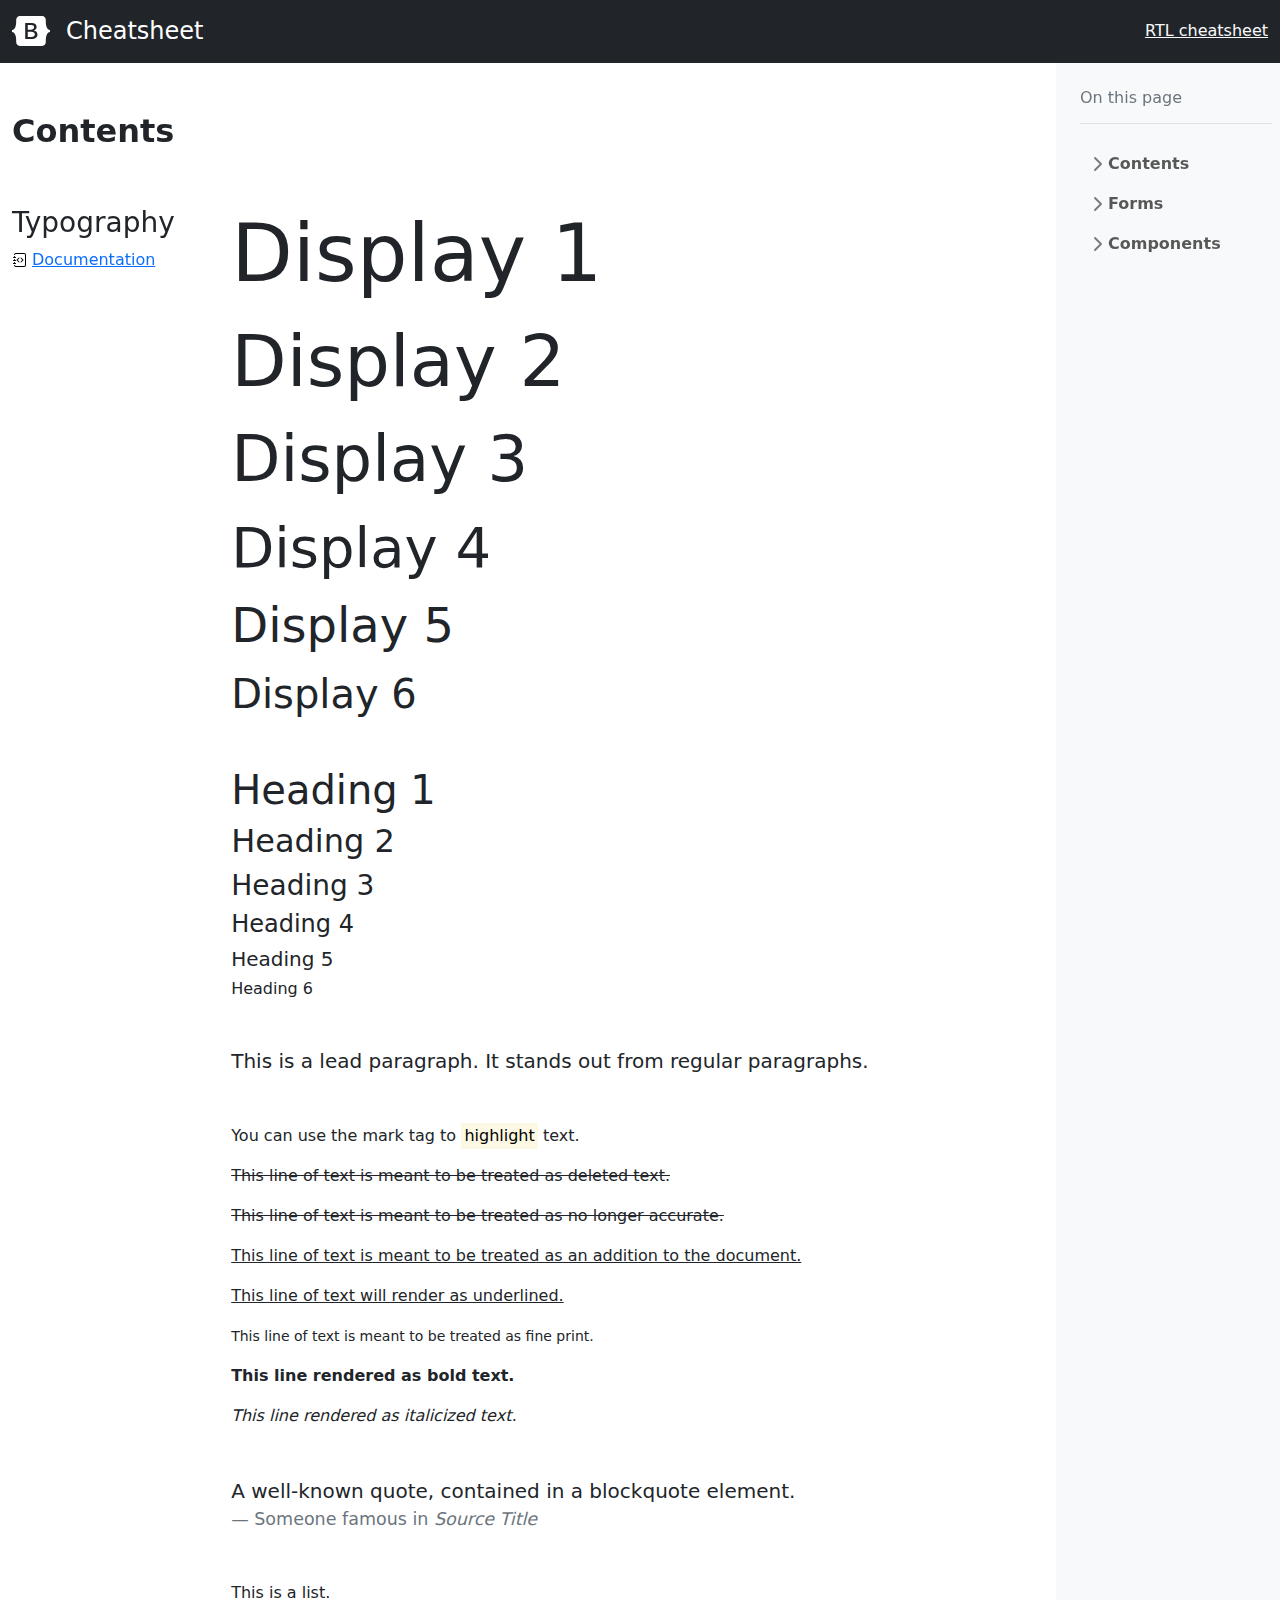
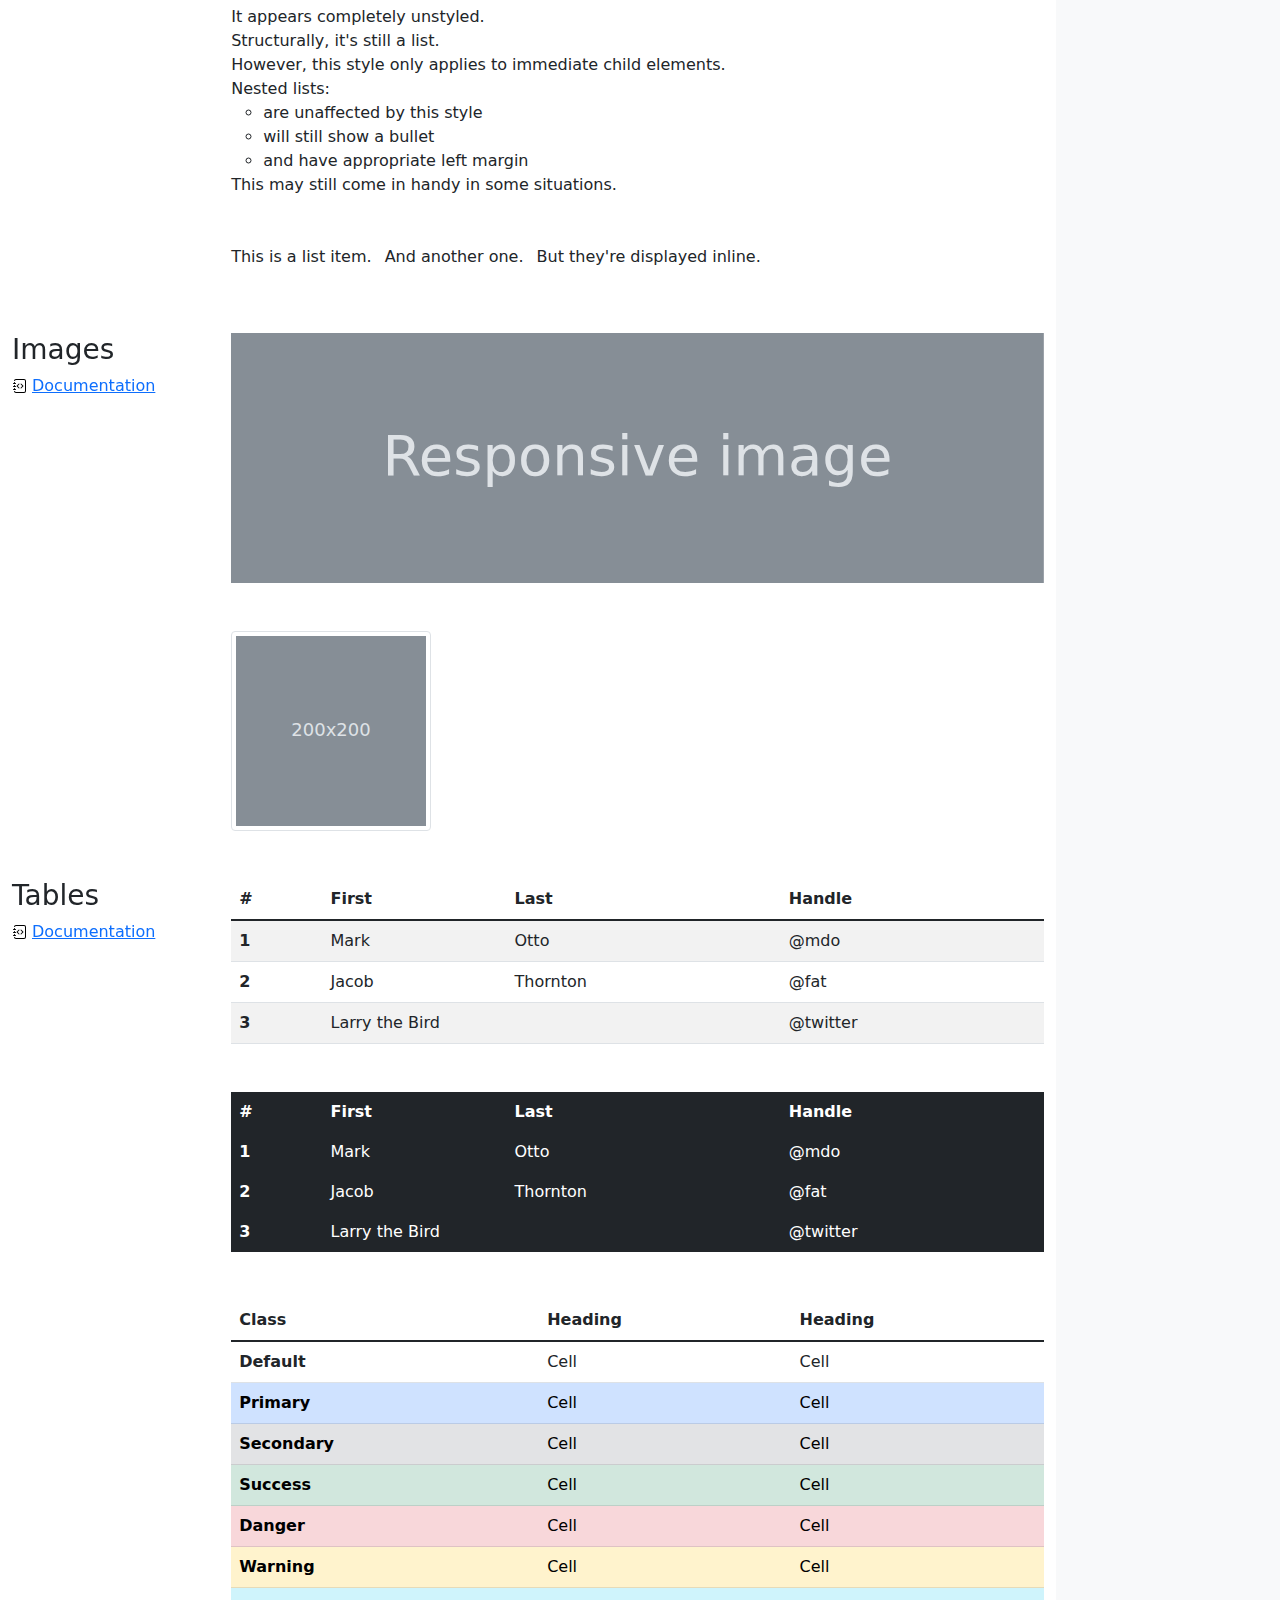
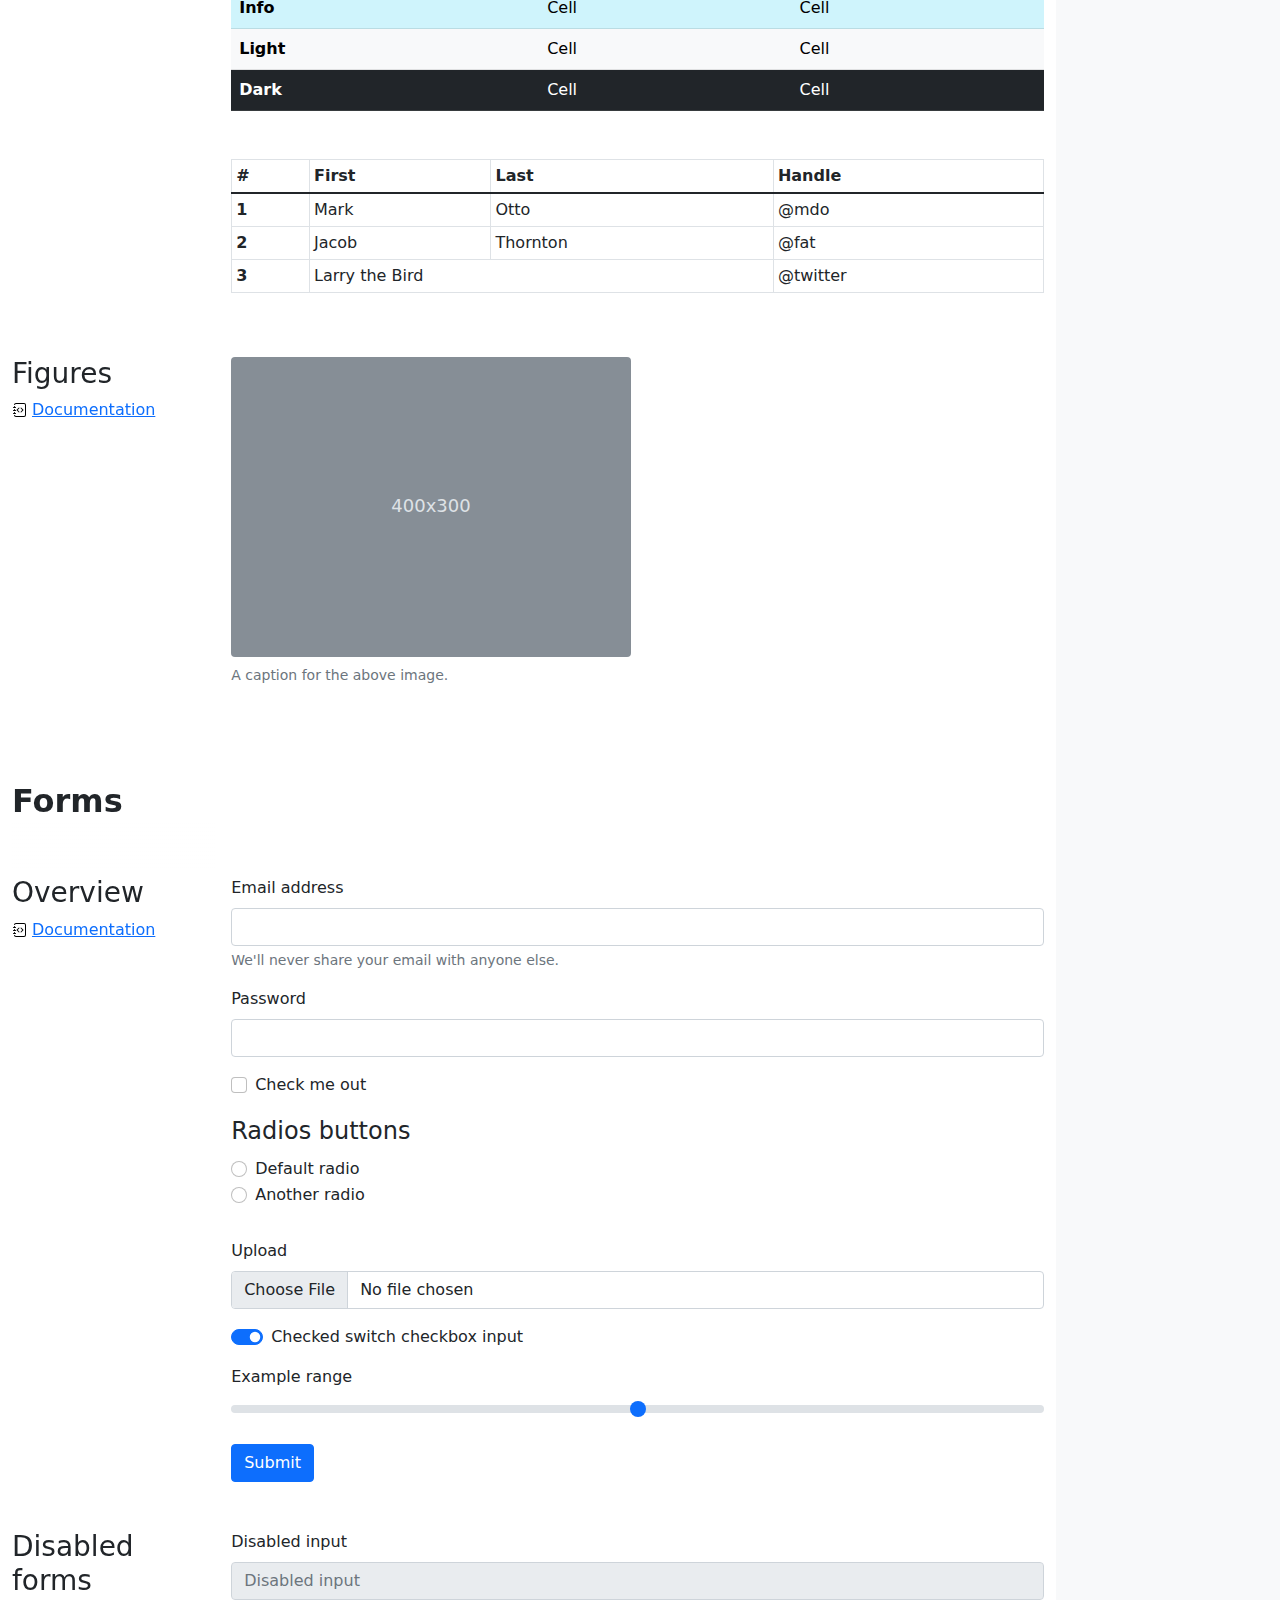
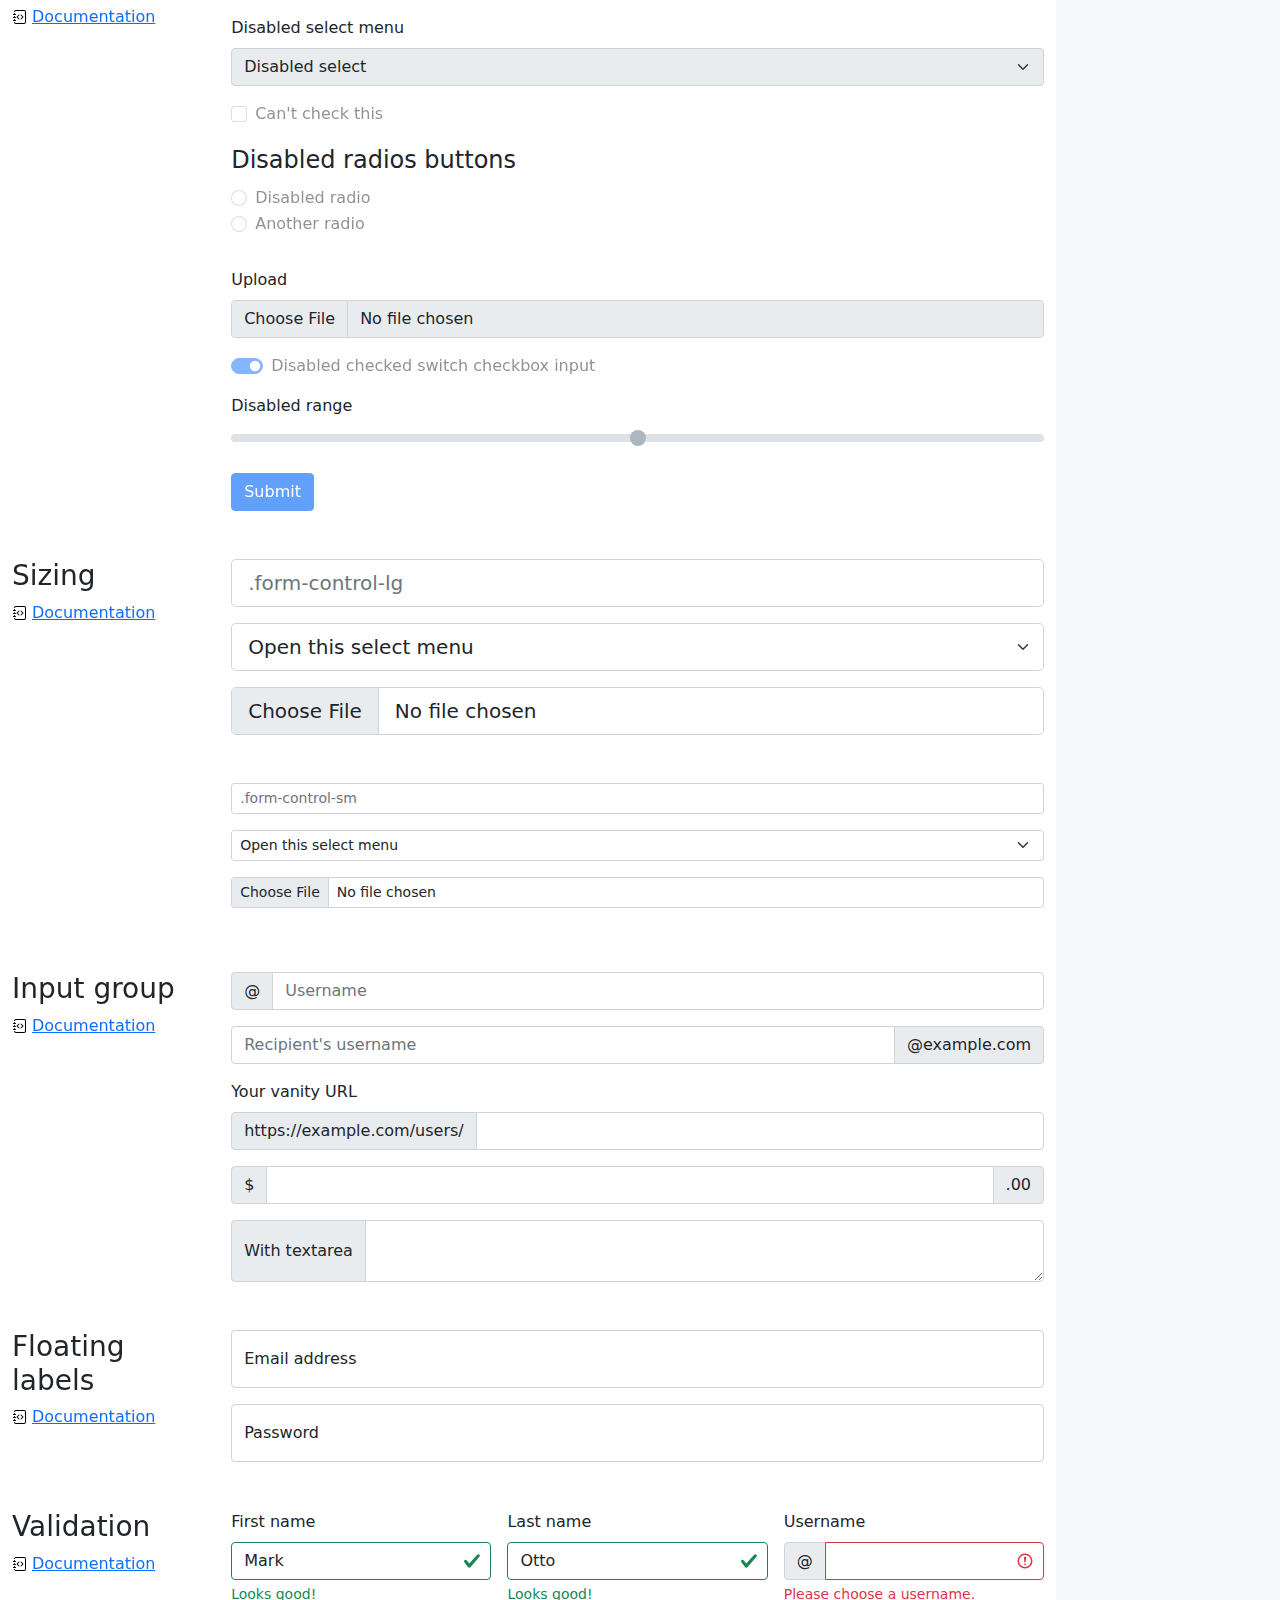
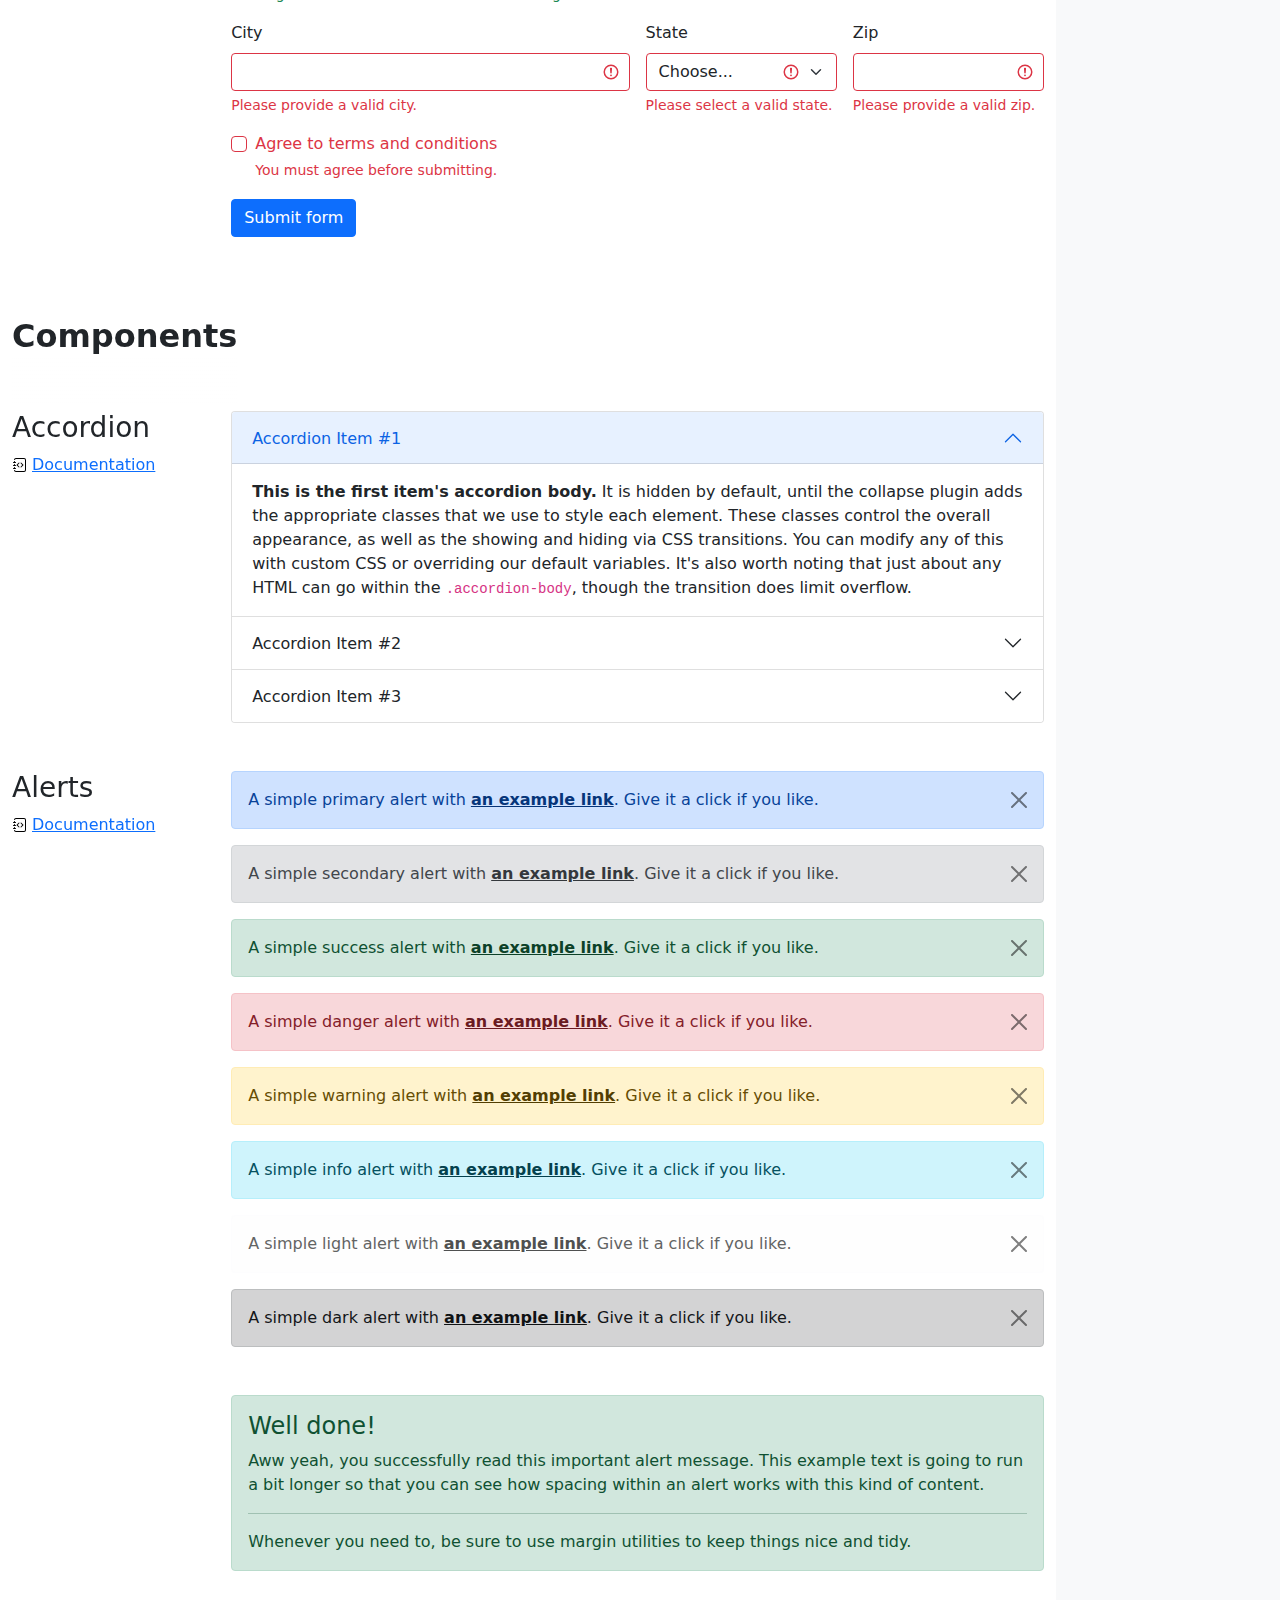
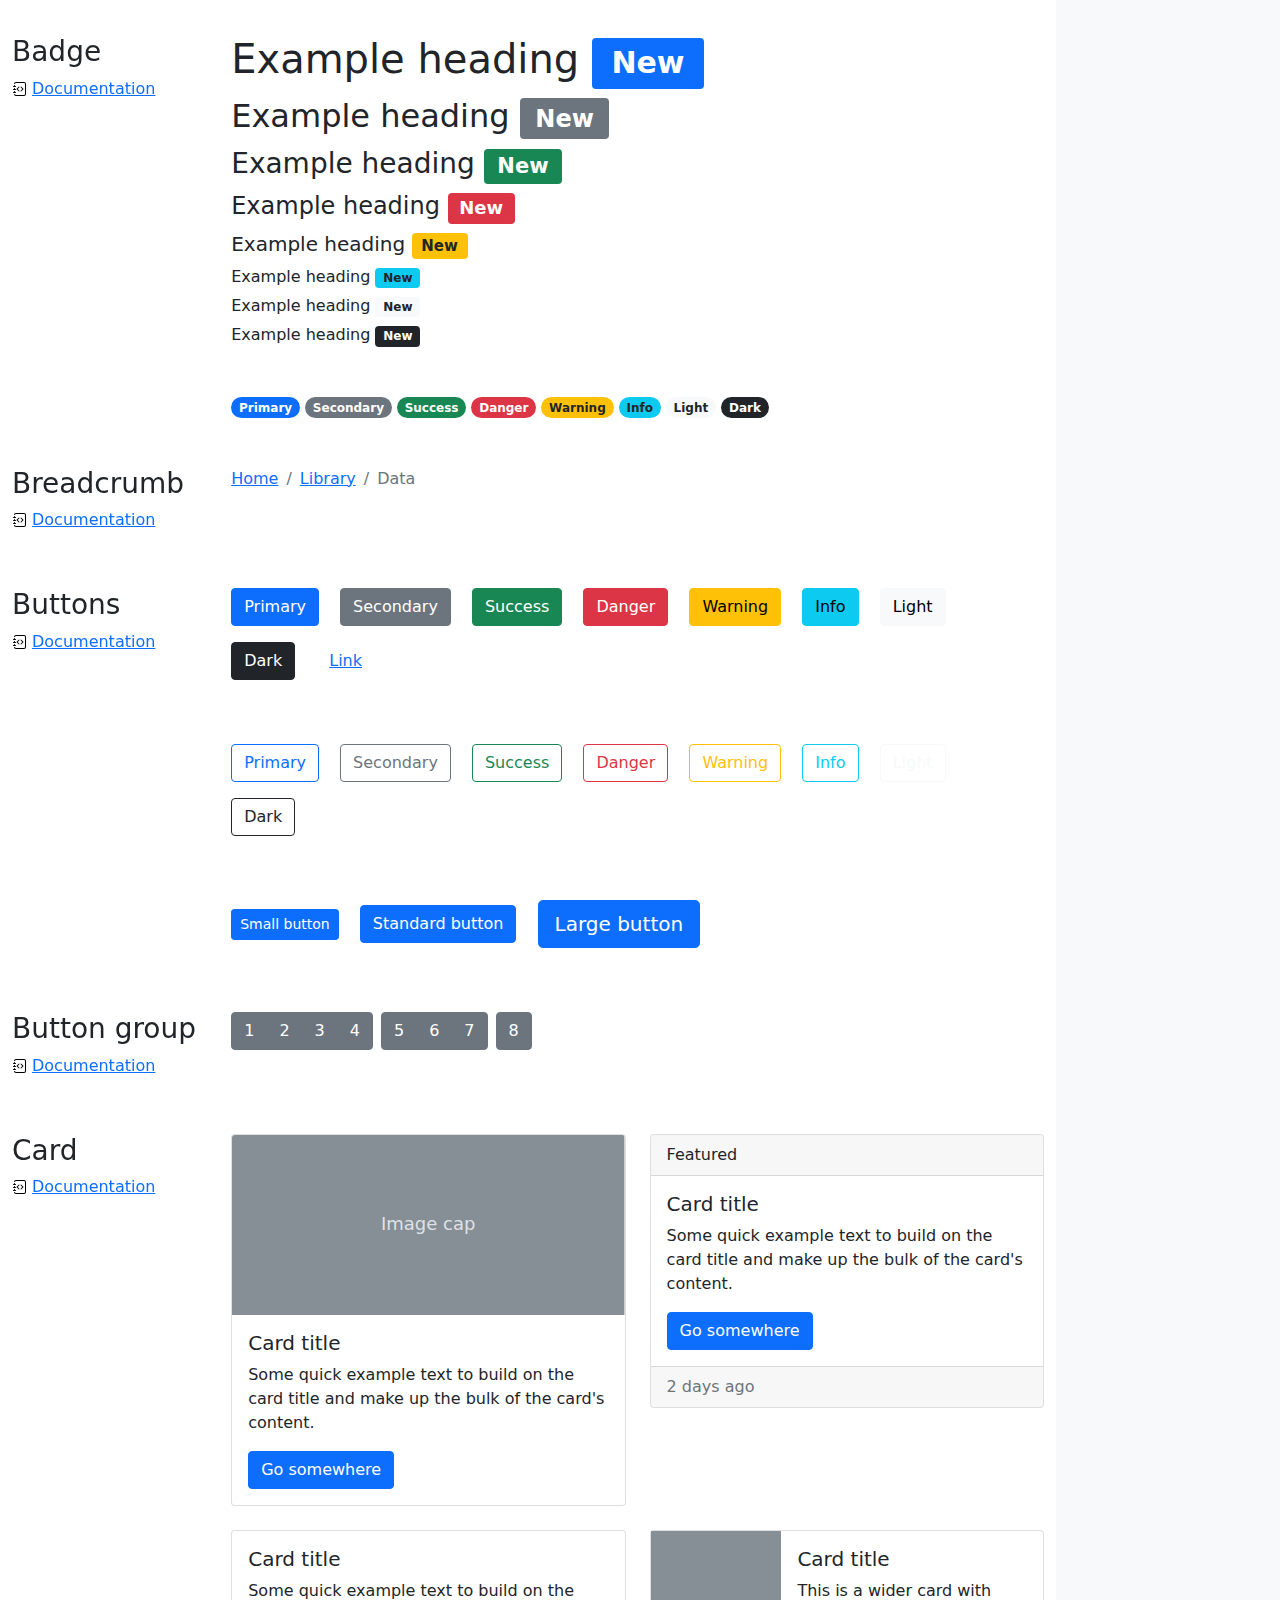
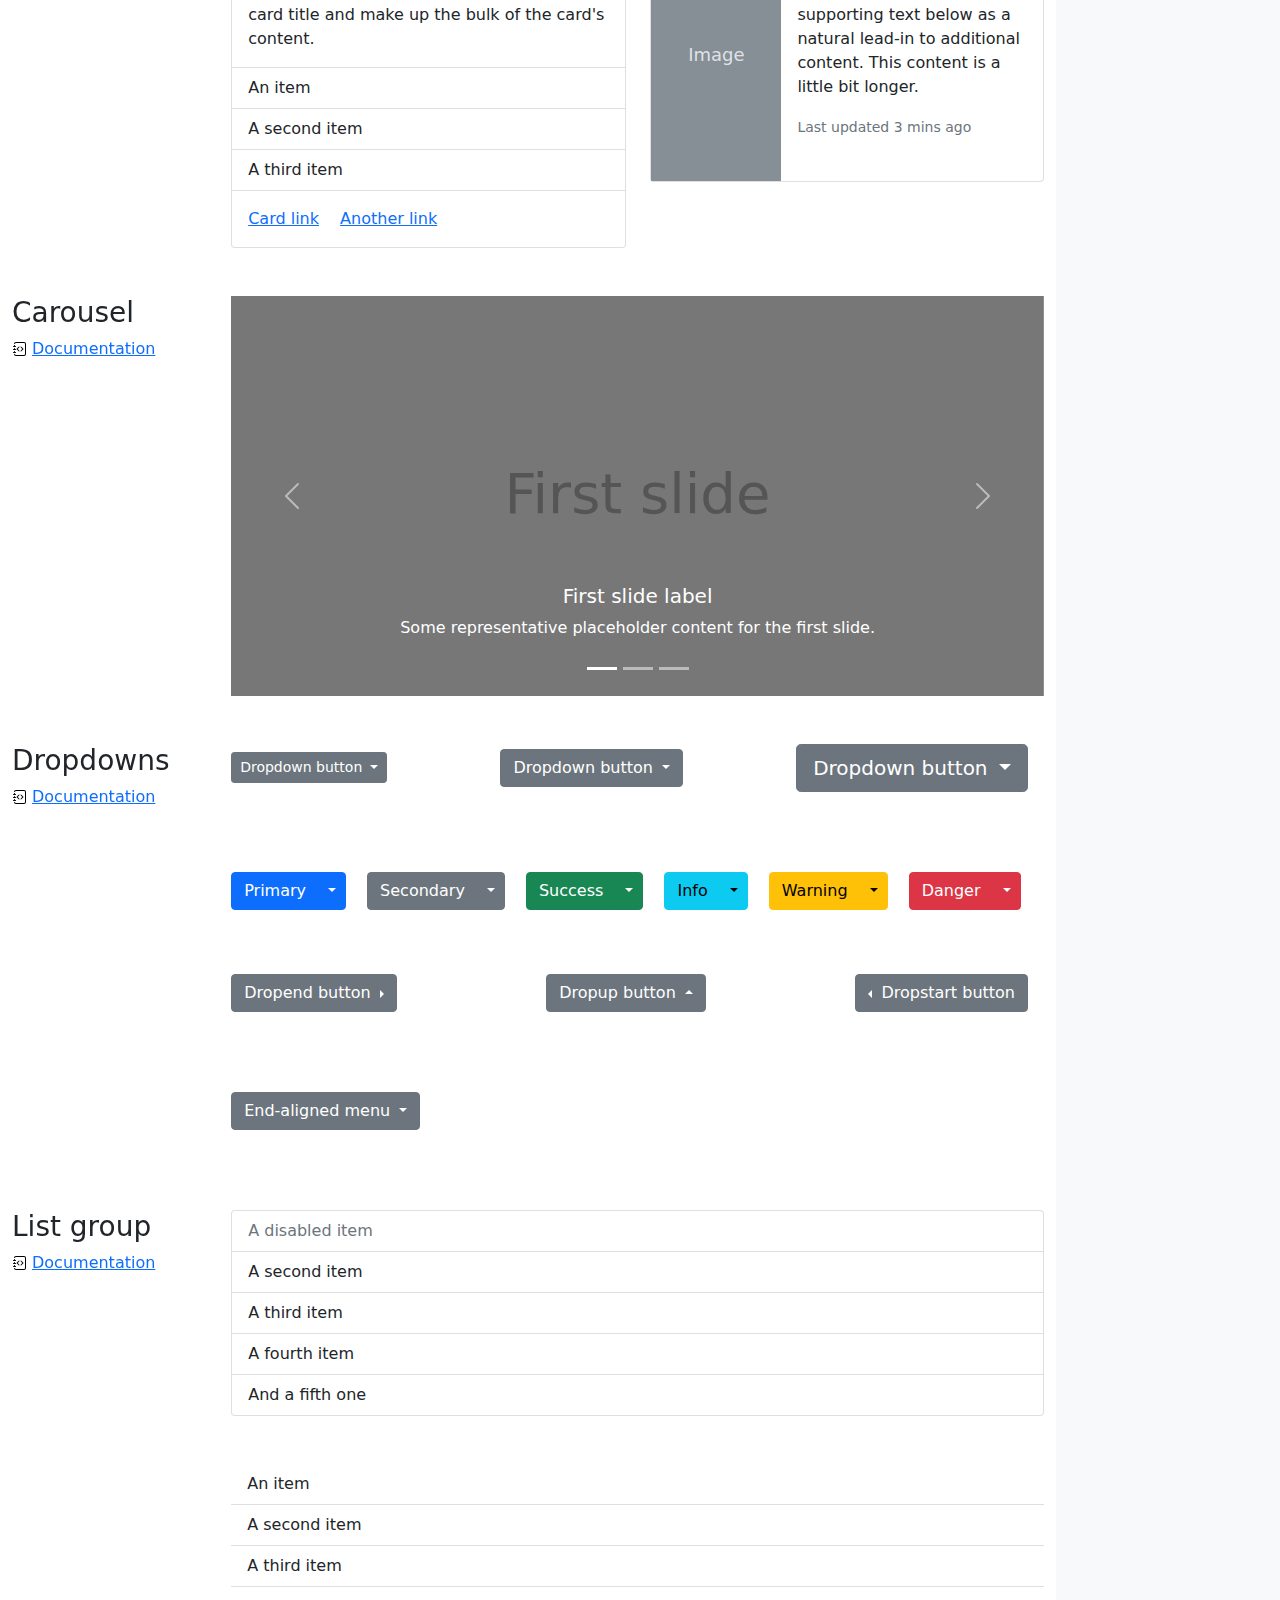
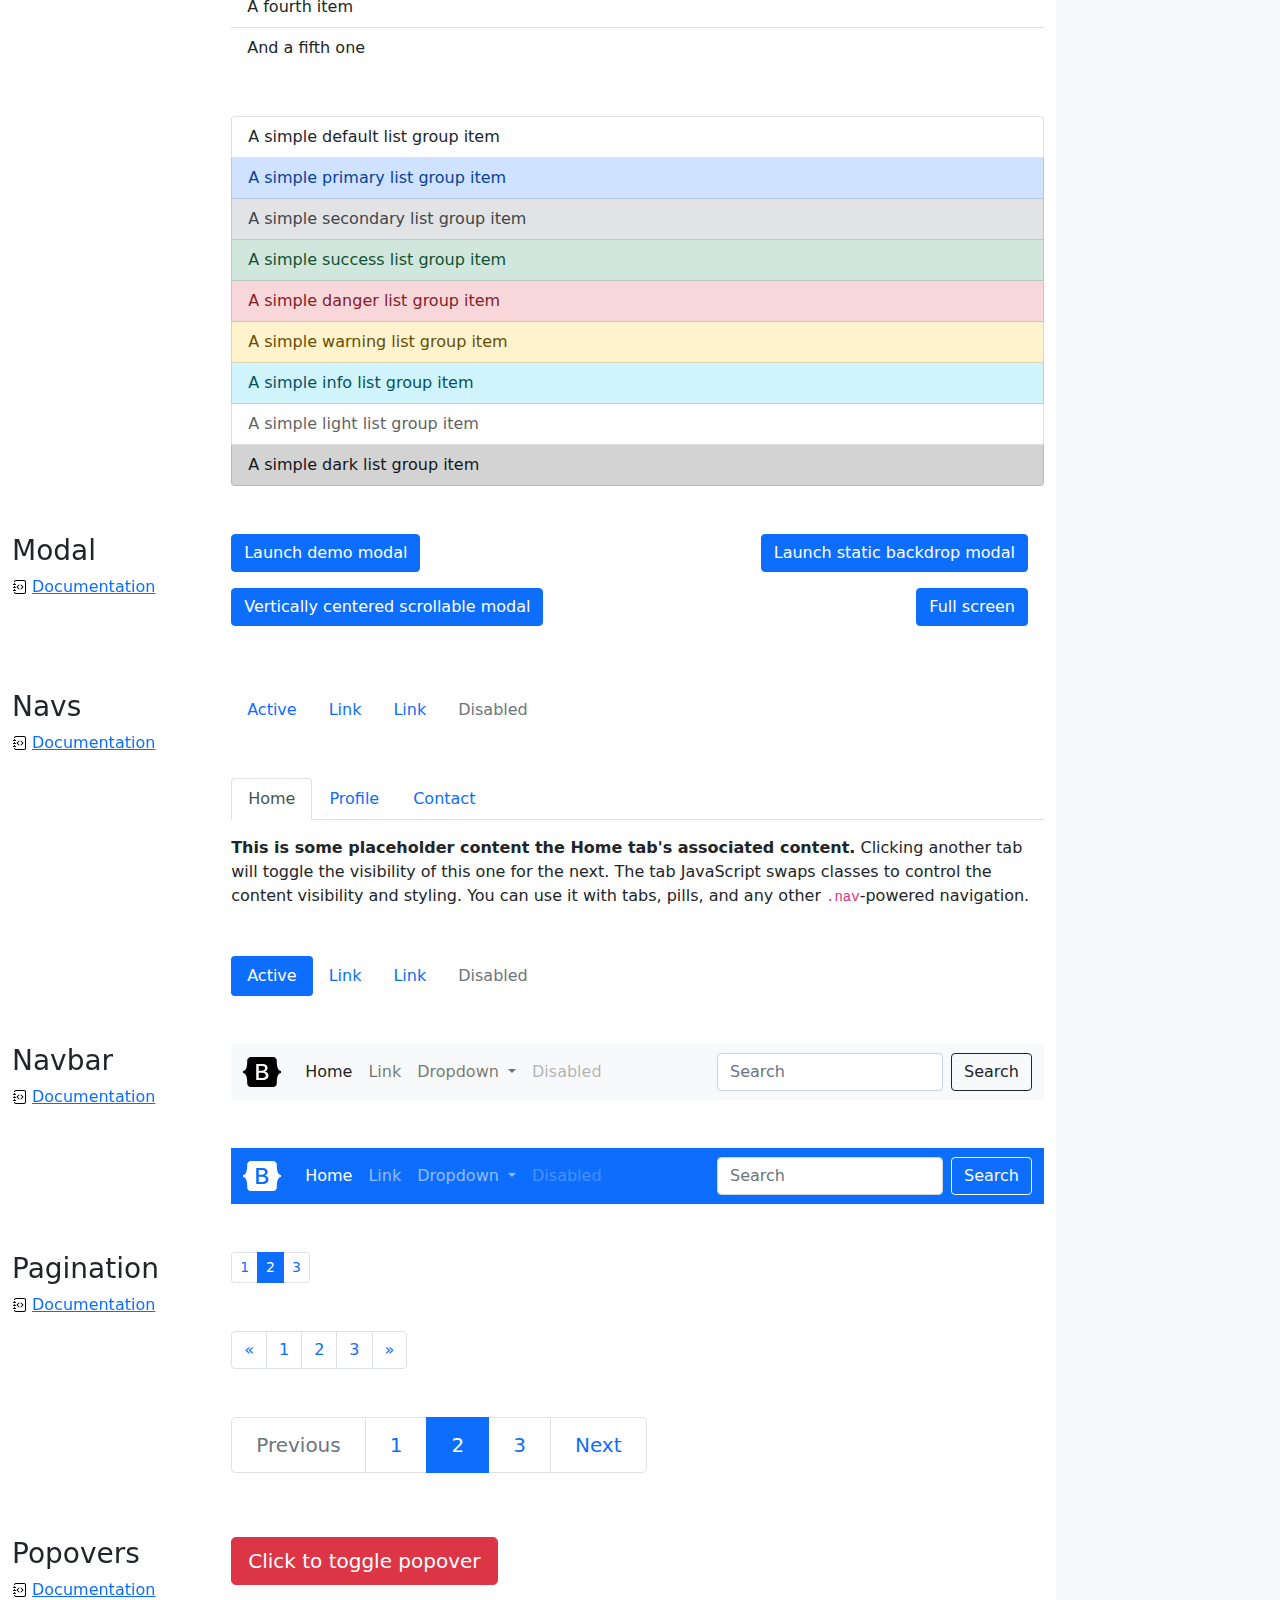
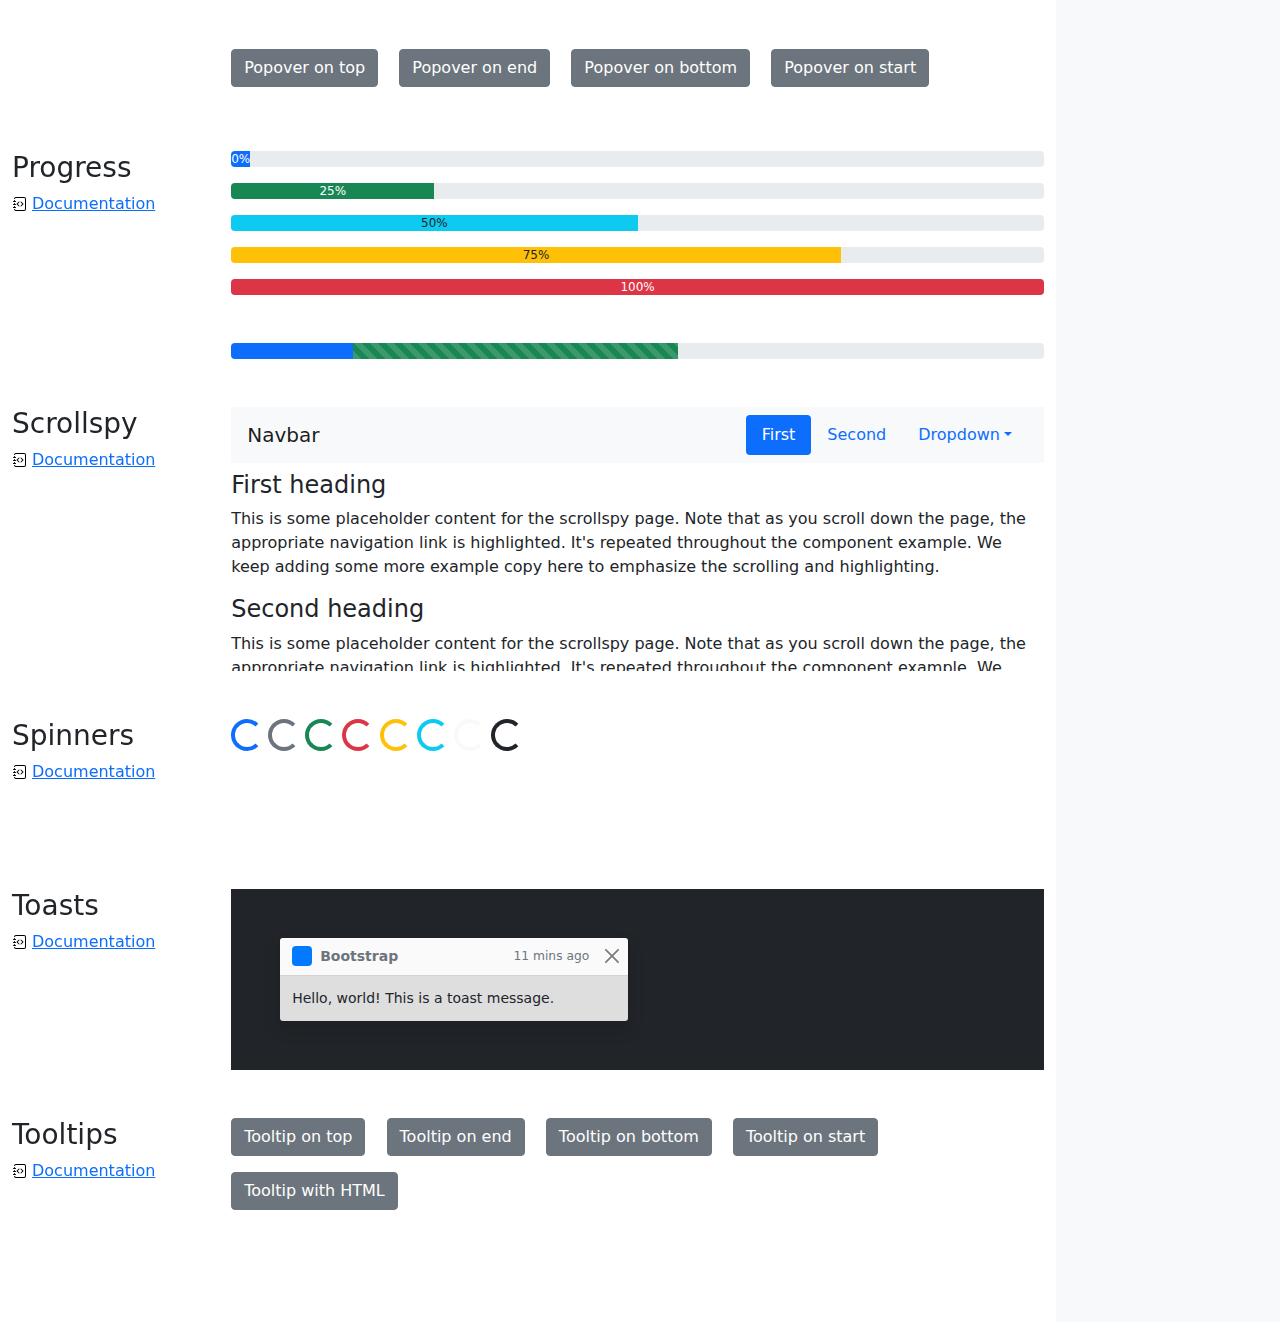
<file: praktikum8_2020573010037_Muhammad-Andra-Maulana/bootstrap-5.1.3-examples/cheatsheet/index.html>
<!doctype html>
<html lang="en">
  <head>
    <meta charset="utf-8">
    <meta name="viewport" content="width=device-width, initial-scale=1">
    <meta name="description" content="">
    <meta name="author" content="Mark Otto, Jacob Thornton, and Bootstrap contributors">
    <meta name="generator" content="Hugo 0.88.1">
    <title>Cheatsheet · Bootstrap v5.1</title>

    <link rel="canonical" href="https://getbootstrap.com/docs/5.1/examples/cheatsheet/">

    

    <!-- Bootstrap core CSS -->
<link href="../assets/dist/css/bootstrap.min.css" rel="stylesheet">

    <style>
      .bd-placeholder-img {
        font-size: 1.125rem;
        text-anchor: middle;
        -webkit-user-select: none;
        -moz-user-select: none;
        user-select: none;
      }

      @media (min-width: 768px) {
        .bd-placeholder-img-lg {
          font-size: 3.5rem;
        }
      }
    </style>

    
    <!-- Custom styles for this template -->
    <link href="cheatsheet.css" rel="stylesheet">
  </head>
  <body class="bg-light">
    
<header class="bd-header bg-dark py-3 d-flex align-items-stretch border-bottom border-dark">
  <div class="container-fluid d-flex align-items-center">
    <h1 class="d-flex align-items-center fs-4 text-white mb-0">
      <img src="../assets/brand/bootstrap-logo-white.svg" width="38" height="30" class="me-3" alt="Bootstrap">
      Cheatsheet
    </h1>
    <a href="../examples/cheatsheet-rtl/" class="ms-auto link-light" hreflang="ar">RTL cheatsheet</a>
  </div>
</header>
<aside class="bd-aside sticky-xl-top text-muted align-self-start mb-3 mb-xl-5 px-2">
  <h2 class="h6 pt-4 pb-3 mb-4 border-bottom">On this page</h2>
  <nav class="small" id="toc">
    <ul class="list-unstyled">
      <li class="my-2">
        <button class="btn d-inline-flex align-items-center collapsed" data-bs-toggle="collapse" aria-expanded="false" data-bs-target="#contents-collapse" aria-controls="contents-collapse">Contents</button>
        <ul class="list-unstyled ps-3 collapse" id="contents-collapse">
          <li><a class="d-inline-flex align-items-center rounded" href="#typography">Typography</a></li>
          <li><a class="d-inline-flex align-items-center rounded" href="#images">Images</a></li>
          <li><a class="d-inline-flex align-items-center rounded" href="#tables">Tables</a></li>
          <li><a class="d-inline-flex align-items-center rounded" href="#figures">Figures</a></li>
        </ul>
      </li>
      <li class="my-2">
        <button class="btn d-inline-flex align-items-center collapsed" data-bs-toggle="collapse" aria-expanded="false" data-bs-target="#forms-collapse" aria-controls="forms-collapse">Forms</button>
        <ul class="list-unstyled ps-3 collapse" id="forms-collapse">
          <li><a class="d-inline-flex align-items-center rounded" href="#overview">Overview</a></li>
          <li><a class="d-inline-flex align-items-center rounded" href="#disabled-forms">Disabled forms</a></li>
          <li><a class="d-inline-flex align-items-center rounded" href="#sizing">Sizing</a></li>
          <li><a class="d-inline-flex align-items-center rounded" href="#input-group">Input group</a></li>
          <li><a class="d-inline-flex align-items-center rounded" href="#floating-labels">Floating labels</a></li>
          <li><a class="d-inline-flex align-items-center rounded" href="#validation">Validation</a></li>
        </ul>
      </li>
      <li class="my-2">
        <button class="btn d-inline-flex align-items-center collapsed" data-bs-toggle="collapse" aria-expanded="false" data-bs-target="#components-collapse" aria-controls="components-collapse">Components</button>
        <ul class="list-unstyled ps-3 collapse" id="components-collapse">
          <li><a class="d-inline-flex align-items-center rounded" href="#accordion">Accordion</a></li>
          <li><a class="d-inline-flex align-items-center rounded" href="#alerts">Alerts</a></li>
          <li><a class="d-inline-flex align-items-center rounded" href="#badge">Badge</a></li>
          <li><a class="d-inline-flex align-items-center rounded" href="#breadcrumb">Breadcrumb</a></li>
          <li><a class="d-inline-flex align-items-center rounded" href="#buttons">Buttons</a></li>
          <li><a class="d-inline-flex align-items-center rounded" href="#button-group">Button group</a></li>
          <li><a class="d-inline-flex align-items-center rounded" href="#card">Card</a></li>
          <li><a class="d-inline-flex align-items-center rounded" href="#carousel">Carousel</a></li>
          <li><a class="d-inline-flex align-items-center rounded" href="#dropdowns">Dropdowns</a></li>
          <li><a class="d-inline-flex align-items-center rounded" href="#list-group">List group</a></li>
          <li><a class="d-inline-flex align-items-center rounded" href="#modal">Modal</a></li>
          <li><a class="d-inline-flex align-items-center rounded" href="#navs">Navs</a></li>
          <li><a class="d-inline-flex align-items-center rounded" href="#navbar">Navbar</a></li>
          <li><a class="d-inline-flex align-items-center rounded" href="#pagination">Pagination</a></li>
          <li><a class="d-inline-flex align-items-center rounded" href="#popovers">Popovers</a></li>
          <li><a class="d-inline-flex align-items-center rounded" href="#progress">Progress</a></li>
          <li><a class="d-inline-flex align-items-center rounded" href="#scrollspy">Scrollspy</a></li>
          <li><a class="d-inline-flex align-items-center rounded" href="#spinners">Spinners</a></li>
          <li><a class="d-inline-flex align-items-center rounded" href="#toasts">Toasts</a></li>
          <li><a class="d-inline-flex align-items-center rounded" href="#tooltips">Tooltips</a></li>
        </ul>
      </li>
    </ul>
  </nav>
</aside>
<div class="bd-cheatsheet container-fluid bg-body">
  <section id="content">
    <h2 class="sticky-xl-top fw-bold pt-3 pt-xl-5 pb-2 pb-xl-3">Contents</h2>

    <article class="my-3" id="typography">
      <div class="bd-heading sticky-xl-top align-self-start mt-5 mb-3 mt-xl-0 mb-xl-2">
        <h3>Typography</h3>
        <a class="d-flex align-items-center" href="../content/typography/">Documentation</a>
      </div>

      <div>
        <div class="bd-example">
        <p class="display-1">Display 1</p>
        <p class="display-2">Display 2</p>
        <p class="display-3">Display 3</p>
        <p class="display-4">Display 4</p>
        <p class="display-5">Display 5</p>
        <p class="display-6">Display 6</p>
        </div>

        <div class="bd-example">
        <p class="h1">Heading 1</p>
        <p class="h2">Heading 2</p>
        <p class="h3">Heading 3</p>
        <p class="h4">Heading 4</p>
        <p class="h5">Heading 5</p>
        <p class="h6">Heading 6</p>
        </div>

        <div class="bd-example">
        <p class="lead">
          This is a lead paragraph. It stands out from regular paragraphs.
        </p>
        </div>

        <div class="bd-example">
        <p>You can use the mark tag to <mark>highlight</mark> text.</p>
        <p><del>This line of text is meant to be treated as deleted text.</del></p>
        <p><s>This line of text is meant to be treated as no longer accurate.</s></p>
        <p><ins>This line of text is meant to be treated as an addition to the document.</ins></p>
        <p><u>This line of text will render as underlined.</u></p>
        <p><small>This line of text is meant to be treated as fine print.</small></p>
        <p><strong>This line rendered as bold text.</strong></p>
        <p><em>This line rendered as italicized text.</em></p>
        </div>

        <div class="bd-example">
        <blockquote class="blockquote">
          <p>A well-known quote, contained in a blockquote element.</p>
          <footer class="blockquote-footer">Someone famous in <cite title="Source Title">Source Title</cite></footer>
        </blockquote>
        </div>

        <div class="bd-example">
        <ul class="list-unstyled">
          <li>This is a list.</li>
          <li>It appears completely unstyled.</li>
          <li>Structurally, it's still a list.</li>
          <li>However, this style only applies to immediate child elements.</li>
          <li>Nested lists:
            <ul>
              <li>are unaffected by this style</li>
              <li>will still show a bullet</li>
              <li>and have appropriate left margin</li>
            </ul>
          </li>
          <li>This may still come in handy in some situations.</li>
        </ul>
        </div>

        <div class="bd-example">
        <ul class="list-inline">
          <li class="list-inline-item">This is a list item.</li>
          <li class="list-inline-item">And another one.</li>
          <li class="list-inline-item">But they're displayed inline.</li>
        </ul>
        </div>
      </div>
    </article>
    <article class="my-3" id="images">
      <div class="bd-heading sticky-xl-top align-self-start mt-5 mb-3 mt-xl-0 mb-xl-2">
        <h3>Images</h3>
        <a class="d-flex align-items-center" href="../content/images/">Documentation</a>
      </div>

      <div>
        <div class="bd-example">
        <svg class="bd-placeholder-img bd-placeholder-img-lg img-fluid" width="100%" height="250" xmlns="http://www.w3.org/2000/svg" role="img" aria-label="Placeholder: Responsive image" preserveAspectRatio="xMidYMid slice" focusable="false"><title>Placeholder</title><rect width="100%" height="100%" fill="#868e96"/><text x="50%" y="50%" fill="#dee2e6" dy=".3em">Responsive image</text></svg>

        </div>

        <div class="bd-example">
        <svg class="bd-placeholder-img img-thumbnail" width="200" height="200" xmlns="http://www.w3.org/2000/svg" role="img" aria-label="A generic square placeholder image with a white border around it, making it resemble a photograph taken with an old instant camera: 200x200" preserveAspectRatio="xMidYMid slice" focusable="false"><title>A generic square placeholder image with a white border around it, making it resemble a photograph taken with an old instant camera</title><rect width="100%" height="100%" fill="#868e96"/><text x="50%" y="50%" fill="#dee2e6" dy=".3em">200x200</text></svg>

        </div>
      </div>
    </article>
    <article class="my-3" id="tables">
      <div class="bd-heading sticky-xl-top align-self-start mt-5 mb-3 mt-xl-0 mb-xl-2">
        <h3>Tables</h3>
        <a class="d-flex align-items-center" href="../content/tables/">Documentation</a>
      </div>

      <div>
        <div class="bd-example">
        <table class="table table-striped">
          <thead>
          <tr>
            <th scope="col">#</th>
            <th scope="col">First</th>
            <th scope="col">Last</th>
            <th scope="col">Handle</th>
          </tr>
          </thead>
          <tbody>
          <tr>
            <th scope="row">1</th>
            <td>Mark</td>
            <td>Otto</td>
            <td>@mdo</td>
          </tr>
          <tr>
            <th scope="row">2</th>
            <td>Jacob</td>
            <td>Thornton</td>
            <td>@fat</td>
          </tr>
          <tr>
            <th scope="row">3</th>
            <td colspan="2">Larry the Bird</td>
            <td>@twitter</td>
          </tr>
          </tbody>
        </table>
        </div>

        <div class="bd-example">
        <table class="table table-dark table-borderless">
          <thead>
          <tr>
            <th scope="col">#</th>
            <th scope="col">First</th>
            <th scope="col">Last</th>
            <th scope="col">Handle</th>
          </tr>
          </thead>
          <tbody>
          <tr>
            <th scope="row">1</th>
            <td>Mark</td>
            <td>Otto</td>
            <td>@mdo</td>
          </tr>
          <tr>
            <th scope="row">2</th>
            <td>Jacob</td>
            <td>Thornton</td>
            <td>@fat</td>
          </tr>
          <tr>
            <th scope="row">3</th>
            <td colspan="2">Larry the Bird</td>
            <td>@twitter</td>
          </tr>
          </tbody>
        </table>
        </div>

        <div class="bd-example">
        <table class="table table-hover">
          <thead>
          <tr>
            <th scope="col">Class</th>
            <th scope="col">Heading</th>
            <th scope="col">Heading</th>
          </tr>
          </thead>
          <tbody>
          <tr>
            <th scope="row">Default</th>
            <td>Cell</td>
            <td>Cell</td>
          </tr>
          
          <tr class="table-primary">
            <th scope="row">Primary</th>
            <td>Cell</td>
            <td>Cell</td>
          </tr>
          <tr class="table-secondary">
            <th scope="row">Secondary</th>
            <td>Cell</td>
            <td>Cell</td>
          </tr>
          <tr class="table-success">
            <th scope="row">Success</th>
            <td>Cell</td>
            <td>Cell</td>
          </tr>
          <tr class="table-danger">
            <th scope="row">Danger</th>
            <td>Cell</td>
            <td>Cell</td>
          </tr>
          <tr class="table-warning">
            <th scope="row">Warning</th>
            <td>Cell</td>
            <td>Cell</td>
          </tr>
          <tr class="table-info">
            <th scope="row">Info</th>
            <td>Cell</td>
            <td>Cell</td>
          </tr>
          <tr class="table-light">
            <th scope="row">Light</th>
            <td>Cell</td>
            <td>Cell</td>
          </tr>
          <tr class="table-dark">
            <th scope="row">Dark</th>
            <td>Cell</td>
            <td>Cell</td>
          </tr>
          </tbody>
        </table>
        </div>

        <div class="bd-example">
        <table class="table table-sm table-bordered">
          <thead>
          <tr>
            <th scope="col">#</th>
            <th scope="col">First</th>
            <th scope="col">Last</th>
            <th scope="col">Handle</th>
          </tr>
          </thead>
          <tbody>
          <tr>
            <th scope="row">1</th>
            <td>Mark</td>
            <td>Otto</td>
            <td>@mdo</td>
          </tr>
          <tr>
            <th scope="row">2</th>
            <td>Jacob</td>
            <td>Thornton</td>
            <td>@fat</td>
          </tr>
          <tr>
            <th scope="row">3</th>
            <td colspan="2">Larry the Bird</td>
            <td>@twitter</td>
          </tr>
          </tbody>
        </table>
        </div>
      </div>
    </article>
    <article class="my-3" id="figures">
      <div class="bd-heading sticky-xl-top align-self-start mt-5 mb-3 mt-xl-0 mb-xl-2">
        <h3>Figures</h3>
        <a class="d-flex align-items-center" href="../content/figures/">Documentation</a>
      </div>

      <div>
        <div class="bd-example">
        <figure class="figure">
          <svg class="bd-placeholder-img figure-img img-fluid rounded" width="400" height="300" xmlns="http://www.w3.org/2000/svg" role="img" aria-label="Placeholder: 400x300" preserveAspectRatio="xMidYMid slice" focusable="false"><title>Placeholder</title><rect width="100%" height="100%" fill="#868e96"/><text x="50%" y="50%" fill="#dee2e6" dy=".3em">400x300</text></svg>

          <figcaption class="figure-caption">A caption for the above image.</figcaption>
        </figure>
        </div>
      </div>
    </article>
  </section>

  <section id="forms">
    <h2 class="sticky-xl-top fw-bold pt-3 pt-xl-5 pb-2 pb-xl-3">Forms</h2>

    <article class="my-3" id="overview">
      <div class="bd-heading sticky-xl-top align-self-start mt-5 mb-3 mt-xl-0 mb-xl-2">
        <h3>Overview</h3>
        <a class="d-flex align-items-center" href="../forms/overview/">Documentation</a>
      </div>

      <div>
        <div class="bd-example">
        <form>
          <div class="mb-3">
            <label for="exampleInputEmail1" class="form-label">Email address</label>
            <input type="email" class="form-control" id="exampleInputEmail1" aria-describedby="emailHelp">
            <div id="emailHelp" class="form-text">We'll never share your email with anyone else.</div>
          </div>
          <div class="mb-3">
            <label for="exampleInputPassword1" class="form-label">Password</label>
            <input type="password" class="form-control" id="exampleInputPassword1">
          </div>
          <div class="mb-3 form-check">
            <input type="checkbox" class="form-check-input" id="exampleCheck1">
            <label class="form-check-label" for="exampleCheck1">Check me out</label>
          </div>
          <fieldset class="mb-3">
            <legend>Radios buttons</legend>
            <div class="form-check">
              <input type="radio" name="radios" class="form-check-input" id="exampleRadio1">
              <label class="form-check-label" for="exampleRadio1">Default radio</label>
            </div>
            <div class="mb-3 form-check">
              <input type="radio" name="radios" class="form-check-input" id="exampleRadio2">
              <label class="form-check-label" for="exampleRadio2">Another radio</label>
            </div>
          </fieldset>
          <div class="mb-3">
            <label class="form-label" for="customFile">Upload</label>
            <input type="file" class="form-control" id="customFile">
          </div>
          <div class="mb-3 form-check form-switch">
            <input class="form-check-input" type="checkbox" role="switch" id="flexSwitchCheckChecked" checked>
            <label class="form-check-label" for="flexSwitchCheckChecked">Checked switch checkbox input</label>
          </div>
          <div class="mb-3">
            <label for="customRange3" class="form-label">Example range</label>
            <input type="range" class="form-range" min="0" max="5" step="0.5" id="customRange3">
          </div>
          <button type="submit" class="btn btn-primary">Submit</button>
        </form>
        </div>
      </div>
    </article>
    <article class="my-3" id="disabled-forms">
      <div class="bd-heading sticky-xl-top align-self-start mt-5 mb-3 mt-xl-0 mb-xl-2">
        <h3>Disabled forms</h3>
        <a class="d-flex align-items-center" href="../forms/overview/#disabled-forms">Documentation</a>
      </div>

      <div>
        <div class="bd-example">
        <form>
          <fieldset disabled aria-label="Disabled fieldset example">
            <div class="mb-3">
              <label for="disabledTextInput" class="form-label">Disabled input</label>
              <input type="text" id="disabledTextInput" class="form-control" placeholder="Disabled input">
            </div>
            <div class="mb-3">
              <label for="disabledSelect" class="form-label">Disabled select menu</label>
              <select id="disabledSelect" class="form-select">
                <option>Disabled select</option>
              </select>
            </div>
            <div class="mb-3">
              <div class="form-check">
                <input class="form-check-input" type="checkbox" id="disabledFieldsetCheck" disabled>
                <label class="form-check-label" for="disabledFieldsetCheck">
                  Can't check this
                </label>
              </div>
            </div>
            <fieldset class="mb-3">
              <legend>Disabled radios buttons</legend>
              <div class="form-check">
                <input type="radio" name="radios" class="form-check-input" id="disabledRadio1" disabled>
                <label class="form-check-label" for="disabledRadio1">Disabled radio</label>
              </div>
              <div class="mb-3 form-check">
                <input type="radio" name="radios" class="form-check-input" id="disabledRadio2" disabled>
                <label class="form-check-label" for="disabledRadio2">Another radio</label>
              </div>
            </fieldset>
            <div class="mb-3">
              <label class="form-label" for="disabledCustomFile">Upload</label>
              <input type="file" class="form-control" id="disabledCustomFile" disabled>
            </div>
            <div class="mb-3 form-check form-switch">
              <input class="form-check-input" type="checkbox" role="switch" id="disabledSwitchCheckChecked" checked disabled>
              <label class="form-check-label" for="disabledSwitchCheckChecked">Disabled checked switch checkbox input</label>
            </div>
            <div class="mb-3">
              <label for="disabledRange" class="form-label">Disabled range</label>
              <input type="range" class="form-range" min="0" max="5" step="0.5" id="disabledRange">
            </div>
            <button type="submit" class="btn btn-primary">Submit</button>
          </fieldset>
        </form>
        </div>
      </div>
    </article>
    <article class="my-3" id="sizing">
      <div class="bd-heading sticky-xl-top align-self-start mt-5 mb-3 mt-xl-0 mb-xl-2">
        <h3>Sizing</h3>
        <a class="d-flex align-items-center" href="../forms/form-control/#sizing">Documentation</a>
      </div>

      <div>
        <div class="bd-example">
        <div class="mb-3">
          <input class="form-control form-control-lg" type="text" placeholder=".form-control-lg" aria-label=".form-control-lg example">
        </div>
        <div class="mb-3">
          <select class="form-select form-select-lg mb-3" aria-label=".form-select-lg example">
            <option selected>Open this select menu</option>
            <option value="1">One</option>
            <option value="2">Two</option>
            <option value="3">Three</option>
          </select>
        </div>
        <div class="mb-3">
          <input type="file" class="form-control form-control-lg" aria-label="Large file input example">
        </div>
        </div>

        <div class="bd-example">
        <div class="mb-3">
          <input class="form-control form-control-sm" type="text" placeholder=".form-control-sm" aria-label=".form-control-sm example">
        </div>
        <div class="mb-3">
          <select class="form-select form-select-sm" aria-label=".form-select-sm example">
            <option selected>Open this select menu</option>
            <option value="1">One</option>
            <option value="2">Two</option>
            <option value="3">Three</option>
          </select>
        </div>
        <div class="mb-3">
          <input type="file" class="form-control form-control-sm" aria-label="Small file input example">
        </div>
        </div>
      </div>
    </article>
    <article class="my-3" id="input-group">
      <div class="bd-heading sticky-xl-top align-self-start mt-5 mb-3 mt-xl-0 mb-xl-2">
        <h3>Input group</h3>
        <a class="d-flex align-items-center" href="../forms/input-group/">Documentation</a>
      </div>

      <div>
        <div class="bd-example">
        <div class="input-group mb-3">
          <span class="input-group-text" id="basic-addon1">@</span>
          <input type="text" class="form-control" placeholder="Username" aria-label="Username" aria-describedby="basic-addon1">
        </div>
        <div class="input-group mb-3">
          <input type="text" class="form-control" placeholder="Recipient's username" aria-label="Recipient's username" aria-describedby="basic-addon2">
          <span class="input-group-text" id="basic-addon2">@example.com</span>
        </div>
        <label for="basic-url" class="form-label">Your vanity URL</label>
        <div class="input-group mb-3">
          <span class="input-group-text" id="basic-addon3">https://example.com/users/</span>
          <input type="text" class="form-control" id="basic-url" aria-describedby="basic-addon3">
        </div>
        <div class="input-group mb-3">
          <span class="input-group-text">$</span>
          <input type="text" class="form-control" aria-label="Amount (to the nearest dollar)">
          <span class="input-group-text">.00</span>
        </div>
        <div class="input-group">
          <span class="input-group-text">With textarea</span>
          <textarea class="form-control" aria-label="With textarea"></textarea>
        </div>
        </div>
      </div>
    </article>
    <article class="my-3" id="floating-labels">
      <div class="bd-heading sticky-xl-top align-self-start mt-5 mb-3 mt-xl-0 mb-xl-2">
        <h3>Floating labels</h3>
        <a class="d-flex align-items-center" href="../forms/floating-labels/">Documentation</a>
      </div>

      <div>
        <div class="bd-example">
        <form>
          <div class="form-floating mb-3">
            <input type="email" class="form-control" id="floatingInput" placeholder="name@example.com">
            <label for="floatingInput">Email address</label>
          </div>
          <div class="form-floating">
            <input type="password" class="form-control" id="floatingPassword" placeholder="Password">
            <label for="floatingPassword">Password</label>
          </div>
        </form>
        </div>
      </div>
    </article>
    <article class="my-3" id="validation">
      <div class="bd-heading sticky-xl-top align-self-start mt-5 mb-3 mt-xl-0 mb-xl-2">
        <h3>Validation</h3>
        <a class="d-flex align-items-center" href="../forms/validation/">Documentation</a>
      </div>

      <div>
        <div class="bd-example">
        <form class="row g-3">
          <div class="col-md-4">
            <label for="validationServer01" class="form-label">First name</label>
            <input type="text" class="form-control is-valid" id="validationServer01" value="Mark" required>
            <div class="valid-feedback">
              Looks good!
            </div>
          </div>
          <div class="col-md-4">
            <label for="validationServer02" class="form-label">Last name</label>
            <input type="text" class="form-control is-valid" id="validationServer02" value="Otto" required>
            <div class="valid-feedback">
              Looks good!
            </div>
          </div>
          <div class="col-md-4">
            <label for="validationServerUsername" class="form-label">Username</label>
            <div class="input-group has-validation">
              <span class="input-group-text" id="inputGroupPrepend3">@</span>
              <input type="text" class="form-control is-invalid" id="validationServerUsername" aria-describedby="inputGroupPrepend3" required>
              <div class="invalid-feedback">
                Please choose a username.
              </div>
            </div>
          </div>
          <div class="col-md-6">
            <label for="validationServer03" class="form-label">City</label>
            <input type="text" class="form-control is-invalid" id="validationServer03" required>
            <div class="invalid-feedback">
              Please provide a valid city.
            </div>
          </div>
          <div class="col-md-3">
            <label for="validationServer04" class="form-label">State</label>
            <select class="form-select is-invalid" id="validationServer04" required>
              <option selected disabled value="">Choose...</option>
              <option>...</option>
            </select>
            <div class="invalid-feedback">
              Please select a valid state.
            </div>
          </div>
          <div class="col-md-3">
            <label for="validationServer05" class="form-label">Zip</label>
            <input type="text" class="form-control is-invalid" id="validationServer05" required>
            <div class="invalid-feedback">
              Please provide a valid zip.
            </div>
          </div>
          <div class="col-12">
            <div class="form-check">
              <input class="form-check-input is-invalid" type="checkbox" value="" id="invalidCheck3" required>
              <label class="form-check-label" for="invalidCheck3">
                Agree to terms and conditions
              </label>
              <div class="invalid-feedback">
                You must agree before submitting.
              </div>
            </div>
          </div>
          <div class="col-12">
            <button class="btn btn-primary" type="submit">Submit form</button>
          </div>
        </form>
        </div>
      </div>
    </article>
  </section>

  <section id="components">
    <h2 class="sticky-xl-top fw-bold pt-3 pt-xl-5 pb-2 pb-xl-3">Components</h2>

    <article class="my-3" id="accordion">
      <div class="bd-heading sticky-xl-top align-self-start mt-5 mb-3 mt-xl-0 mb-xl-2">
        <h3>Accordion</h3>
        <a class="d-flex align-items-center" href="../components/accordion/">Documentation</a>
      </div>

      <div>
        <div class="bd-example">
        <div class="accordion" id="accordionExample">
          <div class="accordion-item">
            <h4 class="accordion-header" id="headingOne">
              <button class="accordion-button" type="button" data-bs-toggle="collapse" data-bs-target="#collapseOne" aria-expanded="true" aria-controls="collapseOne">
                Accordion Item #1
              </button>
            </h4>
            <div id="collapseOne" class="accordion-collapse collapse show" aria-labelledby="headingOne" data-bs-parent="#accordionExample">
              <div class="accordion-body">
                <strong>This is the first item's accordion body.</strong> It is hidden by default, until the collapse plugin adds the appropriate classes that we use to style each element. These classes control the overall appearance, as well as the showing and hiding via CSS transitions. You can modify any of this with custom CSS or overriding our default variables. It's also worth noting that just about any HTML can go within the <code>.accordion-body</code>, though the transition does limit overflow.
              </div>
            </div>
          </div>
          <div class="accordion-item">
            <h4 class="accordion-header" id="headingTwo">
              <button class="accordion-button collapsed" type="button" data-bs-toggle="collapse" data-bs-target="#collapseTwo" aria-expanded="false" aria-controls="collapseTwo">
                Accordion Item #2
              </button>
            </h4>
            <div id="collapseTwo" class="accordion-collapse collapse" aria-labelledby="headingTwo" data-bs-parent="#accordionExample">
              <div class="accordion-body">
                <strong>This is the second item's accordion body.</strong> It is hidden by default, until the collapse plugin adds the appropriate classes that we use to style each element. These classes control the overall appearance, as well as the showing and hiding via CSS transitions. You can modify any of this with custom CSS or overriding our default variables. It's also worth noting that just about any HTML can go within the <code>.accordion-body</code>, though the transition does limit overflow.
              </div>
            </div>
          </div>
          <div class="accordion-item">
            <h4 class="accordion-header" id="headingThree">
              <button class="accordion-button collapsed" type="button" data-bs-toggle="collapse" data-bs-target="#collapseThree" aria-expanded="false" aria-controls="collapseThree">
                Accordion Item #3
              </button>
            </h4>
            <div id="collapseThree" class="accordion-collapse collapse" aria-labelledby="headingThree" data-bs-parent="#accordionExample">
              <div class="accordion-body">
                <strong>This is the third item's accordion body.</strong> It is hidden by default, until the collapse plugin adds the appropriate classes that we use to style each element. These classes control the overall appearance, as well as the showing and hiding via CSS transitions. You can modify any of this with custom CSS or overriding our default variables. It's also worth noting that just about any HTML can go within the <code>.accordion-body</code>, though the transition does limit overflow.
              </div>
            </div>
          </div>
        </div>
        </div>
      </div>
    </article>
    <article class="my-3" id="alerts">
      <div class="bd-heading sticky-xl-top align-self-start mt-5 mb-3 mt-xl-0 mb-xl-2">
        <h3>Alerts</h3>
        <a class="d-flex align-items-center" href="../components/alerts/">Documentation</a>
      </div>

      <div>
        <div class="bd-example">
        
        <div class="alert alert-primary alert-dismissible fade show" role="alert">
          A simple primary alert with <a href="#" class="alert-link">an example link</a>. Give it a click if you like.
          <button type="button" class="btn-close" data-bs-dismiss="alert" aria-label="Close"></button>
        </div>
        <div class="alert alert-secondary alert-dismissible fade show" role="alert">
          A simple secondary alert with <a href="#" class="alert-link">an example link</a>. Give it a click if you like.
          <button type="button" class="btn-close" data-bs-dismiss="alert" aria-label="Close"></button>
        </div>
        <div class="alert alert-success alert-dismissible fade show" role="alert">
          A simple success alert with <a href="#" class="alert-link">an example link</a>. Give it a click if you like.
          <button type="button" class="btn-close" data-bs-dismiss="alert" aria-label="Close"></button>
        </div>
        <div class="alert alert-danger alert-dismissible fade show" role="alert">
          A simple danger alert with <a href="#" class="alert-link">an example link</a>. Give it a click if you like.
          <button type="button" class="btn-close" data-bs-dismiss="alert" aria-label="Close"></button>
        </div>
        <div class="alert alert-warning alert-dismissible fade show" role="alert">
          A simple warning alert with <a href="#" class="alert-link">an example link</a>. Give it a click if you like.
          <button type="button" class="btn-close" data-bs-dismiss="alert" aria-label="Close"></button>
        </div>
        <div class="alert alert-info alert-dismissible fade show" role="alert">
          A simple info alert with <a href="#" class="alert-link">an example link</a>. Give it a click if you like.
          <button type="button" class="btn-close" data-bs-dismiss="alert" aria-label="Close"></button>
        </div>
        <div class="alert alert-light alert-dismissible fade show" role="alert">
          A simple light alert with <a href="#" class="alert-link">an example link</a>. Give it a click if you like.
          <button type="button" class="btn-close" data-bs-dismiss="alert" aria-label="Close"></button>
        </div>
        <div class="alert alert-dark alert-dismissible fade show" role="alert">
          A simple dark alert with <a href="#" class="alert-link">an example link</a>. Give it a click if you like.
          <button type="button" class="btn-close" data-bs-dismiss="alert" aria-label="Close"></button>
        </div>
        </div>

        <div class="bd-example">
        <div class="alert alert-success" role="alert">
          <h4 class="alert-heading">Well done!</h4>
          <p>Aww yeah, you successfully read this important alert message. This example text is going to run a bit longer so that you can see how spacing within an alert works with this kind of content.</p>
          <hr>
          <p class="mb-0">Whenever you need to, be sure to use margin utilities to keep things nice and tidy.</p>
        </div>
        </div>
      </div>
    </article>
    <article class="my-3" id="badge">
      <div class="bd-heading sticky-xl-top align-self-start mt-5 mb-3 mt-xl-0 mb-xl-2">
        <h3>Badge</h3>
        <a class="d-flex align-items-center" href="../components/badge/">Documentation</a>
      </div>

      <div>
        <div class="bd-example">
        <p class="h1">Example heading <span class="badge bg-primary">New</span></p>
        <p class="h2">Example heading <span class="badge bg-secondary">New</span></p>
        <p class="h3">Example heading <span class="badge bg-success">New</span></p>
        <p class="h4">Example heading <span class="badge bg-danger">New</span></p>
        <p class="h5">Example heading <span class="badge bg-warning text-dark">New</span></p>
        <p class="h6">Example heading <span class="badge bg-info text-dark">New</span></p>
        <p class="h6">Example heading <span class="badge bg-light text-dark">New</span></p>
        <p class="h6">Example heading <span class="badge bg-dark">New</span></p>
        </div>

        <div class="bd-example">
        
        <span class="badge rounded-pill bg-primary">Primary</span>
        <span class="badge rounded-pill bg-secondary">Secondary</span>
        <span class="badge rounded-pill bg-success">Success</span>
        <span class="badge rounded-pill bg-danger">Danger</span>
        <span class="badge rounded-pill bg-warning text-dark">Warning</span>
        <span class="badge rounded-pill bg-info text-dark">Info</span>
        <span class="badge rounded-pill bg-light text-dark">Light</span>
        <span class="badge rounded-pill bg-dark">Dark</span>
        </div>
      </div>
    </article>
    <article class="my-3" id="breadcrumb">
      <div class="bd-heading sticky-xl-top align-self-start mt-5 mb-3 mt-xl-0 mb-xl-2">
        <h3>Breadcrumb</h3>
        <a class="d-flex align-items-center" href="../components/breadcrumb/">Documentation</a>
      </div>

      <div>
        <div class="bd-example">
        <nav aria-label="breadcrumb">
          <ol class="breadcrumb">
            <li class="breadcrumb-item"><a href="#">Home</a></li>
            <li class="breadcrumb-item"><a href="#">Library</a></li>
            <li class="breadcrumb-item active" aria-current="page">Data</li>
          </ol>
        </nav>
        </div>
      </div>
    </article>
    <article class="my-3" id="buttons">
      <div class="bd-heading sticky-xl-top align-self-start mt-5 mb-3 mt-xl-0 mb-xl-2">
        <h3>Buttons</h3>
        <a class="d-flex align-items-center" href="../components/buttons/">Documentation</a>
      </div>

      <div>
        <div class="bd-example">
        
        <button type="button" class="btn btn-primary">Primary</button>
        <button type="button" class="btn btn-secondary">Secondary</button>
        <button type="button" class="btn btn-success">Success</button>
        <button type="button" class="btn btn-danger">Danger</button>
        <button type="button" class="btn btn-warning">Warning</button>
        <button type="button" class="btn btn-info">Info</button>
        <button type="button" class="btn btn-light">Light</button>
        <button type="button" class="btn btn-dark">Dark</button>

        <button type="button" class="btn btn-link">Link</button>
        </div>

        <div class="bd-example">
        
        <button type="button" class="btn btn-outline-primary">Primary</button>
        <button type="button" class="btn btn-outline-secondary">Secondary</button>
        <button type="button" class="btn btn-outline-success">Success</button>
        <button type="button" class="btn btn-outline-danger">Danger</button>
        <button type="button" class="btn btn-outline-warning">Warning</button>
        <button type="button" class="btn btn-outline-info">Info</button>
        <button type="button" class="btn btn-outline-light">Light</button>
        <button type="button" class="btn btn-outline-dark">Dark</button>
        </div>

        <div class="bd-example">
        <button type="button" class="btn btn-primary btn-sm">Small button</button>
        <button type="button" class="btn btn-primary">Standard button</button>
        <button type="button" class="btn btn-primary btn-lg">Large button</button>
        </div>
      </div>
    </article>
    <article class="my-3" id="button-group">
      <div class="bd-heading sticky-xl-top align-self-start mt-5 mb-3 mt-xl-0 mb-xl-2">
        <h3>Button group</h3>
        <a class="d-flex align-items-center" href="../components/button-group/">Documentation</a>
      </div>

      <div>
        <div class="bd-example">
        <div class="btn-toolbar" role="toolbar" aria-label="Toolbar with button groups">
          <div class="btn-group me-2" role="group" aria-label="First group">
            <button type="button" class="btn btn-secondary">1</button>
            <button type="button" class="btn btn-secondary">2</button>
            <button type="button" class="btn btn-secondary">3</button>
            <button type="button" class="btn btn-secondary">4</button>
          </div>
          <div class="btn-group me-2" role="group" aria-label="Second group">
            <button type="button" class="btn btn-secondary">5</button>
            <button type="button" class="btn btn-secondary">6</button>
            <button type="button" class="btn btn-secondary">7</button>
          </div>
          <div class="btn-group" role="group" aria-label="Third group">
            <button type="button" class="btn btn-secondary">8</button>
          </div>
        </div>
        </div>
      </div>
    </article>
    <article class="my-3" id="card">
      <div class="bd-heading sticky-xl-top align-self-start mt-5 mb-3 mt-xl-0 mb-xl-2">
        <h3>Card</h3>
        <a class="d-flex align-items-center" href="../components/card/">Documentation</a>
      </div>

      <div>
        <div class="bd-example">
        <div class="row  row-cols-1 row-cols-md-2 g-4">
          <div class="col">
            <div class="card">
              <svg class="bd-placeholder-img card-img-top" width="100%" height="180" xmlns="http://www.w3.org/2000/svg" role="img" aria-label="Placeholder: Image cap" preserveAspectRatio="xMidYMid slice" focusable="false"><title>Placeholder</title><rect width="100%" height="100%" fill="#868e96"/><text x="50%" y="50%" fill="#dee2e6" dy=".3em">Image cap</text></svg>

              <div class="card-body">
                <h5 class="card-title">Card title</h5>
                <p class="card-text">Some quick example text to build on the card title and make up the bulk of the card's content.</p>
                <a href="#" class="btn btn-primary">Go somewhere</a>
              </div>
            </div>
          </div>
          <div class="col">
            <div class="card">
              <div class="card-header">
                Featured
              </div>
              <div class="card-body">
                <h5 class="card-title">Card title</h5>
                <p class="card-text">Some quick example text to build on the card title and make up the bulk of the card's content.</p>
                <a href="#" class="btn btn-primary">Go somewhere</a>
              </div>
              <div class="card-footer text-muted">
                2 days ago
              </div>
            </div>
          </div>
          <div class="col">
            <div class="card">
              <div class="card-body">
                <h5 class="card-title">Card title</h5>
                <p class="card-text">Some quick example text to build on the card title and make up the bulk of the card's content.</p>
              </div>
              <ul class="list-group list-group-flush">
                <li class="list-group-item">An item</li>
                <li class="list-group-item">A second item</li>
                <li class="list-group-item">A third item</li>
              </ul>
              <div class="card-body">
                <a href="#" class="card-link">Card link</a>
                <a href="#" class="card-link">Another link</a>
              </div>
            </div>
          </div>
          <div class="col">
            <div class="card">
              <div class="row g-0">
                <div class="col-md-4">
                  <svg class="bd-placeholder-img" width="100%" height="250" xmlns="http://www.w3.org/2000/svg" role="img" aria-label="Placeholder: Image" preserveAspectRatio="xMidYMid slice" focusable="false"><title>Placeholder</title><rect width="100%" height="100%" fill="#868e96"/><text x="50%" y="50%" fill="#dee2e6" dy=".3em">Image</text></svg>

                </div>
                <div class="col-md-8">
                  <div class="card-body">
                    <h5 class="card-title">Card title</h5>
                    <p class="card-text">This is a wider card with supporting text below as a natural lead-in to additional content. This content is a little bit longer.</p>
                    <p class="card-text"><small class="text-muted">Last updated 3 mins ago</small></p>
                  </div>
                </div>
              </div>
            </div>
          </div>
        </div>
        </div>
      </div>
    </article>
    <article class="my-3" id="carousel">
      <div class="bd-heading sticky-xl-top align-self-start mt-5 mb-3 mt-xl-0 mb-xl-2">
        <h3>Carousel</h3>
        <a class="d-flex align-items-center" href="../components/carousel/">Documentation</a>
      </div>

      <div>
        <div class="bd-example">
        <div id="carouselExampleCaptions" class="carousel slide" data-bs-ride="carousel">
          <div class="carousel-indicators">
            <button type="button" data-bs-target="#carouselExampleCaptions" data-bs-slide-to="0" class="active" aria-current="true" aria-label="Slide 1"></button>
            <button type="button" data-bs-target="#carouselExampleCaptions" data-bs-slide-to="1" aria-label="Slide 2"></button>
            <button type="button" data-bs-target="#carouselExampleCaptions" data-bs-slide-to="2" aria-label="Slide 3"></button>
          </div>
          <div class="carousel-inner">
            <div class="carousel-item active">
              <svg class="bd-placeholder-img bd-placeholder-img-lg d-block w-100" width="800" height="400" xmlns="http://www.w3.org/2000/svg" role="img" aria-label="Placeholder: First slide" preserveAspectRatio="xMidYMid slice" focusable="false"><title>Placeholder</title><rect width="100%" height="100%" fill="#777"/><text x="50%" y="50%" fill="#555" dy=".3em">First slide</text></svg>

              <div class="carousel-caption d-none d-md-block">
                <h5>First slide label</h5>
                <p>Some representative placeholder content for the first slide.</p>
              </div>
            </div>
            <div class="carousel-item">
              <svg class="bd-placeholder-img bd-placeholder-img-lg d-block w-100" width="800" height="400" xmlns="http://www.w3.org/2000/svg" role="img" aria-label="Placeholder: Second slide" preserveAspectRatio="xMidYMid slice" focusable="false"><title>Placeholder</title><rect width="100%" height="100%" fill="#666"/><text x="50%" y="50%" fill="#444" dy=".3em">Second slide</text></svg>

              <div class="carousel-caption d-none d-md-block">
                <h5>Second slide label</h5>
                <p>Some representative placeholder content for the second slide.</p>
              </div>
            </div>
            <div class="carousel-item">
              <svg class="bd-placeholder-img bd-placeholder-img-lg d-block w-100" width="800" height="400" xmlns="http://www.w3.org/2000/svg" role="img" aria-label="Placeholder: Third slide" preserveAspectRatio="xMidYMid slice" focusable="false"><title>Placeholder</title><rect width="100%" height="100%" fill="#555"/><text x="50%" y="50%" fill="#333" dy=".3em">Third slide</text></svg>

              <div class="carousel-caption d-none d-md-block">
                <h5>Third slide label</h5>
                <p>Some representative placeholder content for the third slide.</p>
              </div>
            </div>
          </div>
          <button class="carousel-control-prev" type="button" data-bs-target="#carouselExampleCaptions"  data-bs-slide="prev">
            <span class="carousel-control-prev-icon" aria-hidden="true"></span>
            <span class="visually-hidden">Previous</span>
          </button>
          <button class="carousel-control-next" type="button" data-bs-target="#carouselExampleCaptions"  data-bs-slide="next">
            <span class="carousel-control-next-icon" aria-hidden="true"></span>
            <span class="visually-hidden">Next</span>
          </button>
        </div>
        </div>
      </div>
    </article>
    <article class="my-3" id="dropdowns">
      <div class="bd-heading sticky-xl-top align-self-start mt-5 mb-3 mt-xl-0 mb-xl-2">
        <h3>Dropdowns</h3>
        <a class="d-flex align-items-center" href="../components/dropdowns/">Documentation</a>
      </div>

      <div>
        <div class="bd-example">
        <div class="btn-group w-100 align-items-center justify-content-between flex-wrap">
          <div class="dropdown">
            <button class="btn btn-secondary btn-sm dropdown-toggle" type="button" id="dropdownMenuButtonSM" data-bs-toggle="dropdown" aria-expanded="false">
              Dropdown button
            </button>
            <ul class="dropdown-menu" aria-labelledby="dropdownMenuButtonSM">
              <li><h6 class="dropdown-header">Dropdown header</h6></li>
              <li><a class="dropdown-item" href="#">Action</a></li>
              <li><a class="dropdown-item" href="#">Another action</a></li>
              <li><a class="dropdown-item" href="#">Something else here</a></li>
              <li><hr class="dropdown-divider"></li>
              <li><a class="dropdown-item" href="#">Separated link</a></li>
            </ul>
          </div>
          <div class="dropdown">
            <button class="btn btn-secondary dropdown-toggle" type="button" id="dropdownMenuButton" data-bs-toggle="dropdown" aria-expanded="false">
              Dropdown button
            </button>
            <ul class="dropdown-menu" aria-labelledby="dropdownMenuButton">
              <li><h6 class="dropdown-header">Dropdown header</h6></li>
              <li><a class="dropdown-item" href="#">Action</a></li>
              <li><a class="dropdown-item" href="#">Another action</a></li>
              <li><a class="dropdown-item" href="#">Something else here</a></li>
              <li><hr class="dropdown-divider"></li>
              <li><a class="dropdown-item" href="#">Separated link</a></li>
            </ul>
          </div>
          <div class="dropdown">
            <button class="btn btn-secondary btn-lg dropdown-toggle" type="button" id="dropdownMenuButtonLG" data-bs-toggle="dropdown" aria-expanded="false">
              Dropdown button
            </button>
            <ul class="dropdown-menu" aria-labelledby="dropdownMenuButtonLG">
              <li><h6 class="dropdown-header">Dropdown header</h6></li>
              <li><a class="dropdown-item" href="#">Action</a></li>
              <li><a class="dropdown-item" href="#">Another action</a></li>
              <li><a class="dropdown-item" href="#">Something else here</a></li>
              <li><hr class="dropdown-divider"></li>
              <li><a class="dropdown-item" href="#">Separated link</a></li>
            </ul>
          </div>
        </div>
        </div>

        <div class="bd-example">
        <div class="btn-group">
          <button type="button" class="btn btn-primary">Primary</button>
          <button type="button" class="btn btn-primary dropdown-toggle dropdown-toggle-split" data-bs-toggle="dropdown" aria-expanded="false">
            <span class="visually-hidden">Toggle Dropdown</span>
          </button>
          <ul class="dropdown-menu">
            <li><a class="dropdown-item" href="#">Action</a></li>
            <li><a class="dropdown-item" href="#">Another action</a></li>
            <li><a class="dropdown-item" href="#">Something else here</a></li>
          </ul>
        </div><!-- /btn-group -->
        <div class="btn-group">
          <button type="button" class="btn btn-secondary">Secondary</button>
          <button type="button" class="btn btn-secondary dropdown-toggle dropdown-toggle-split" data-bs-toggle="dropdown" aria-expanded="false">
            <span class="visually-hidden">Toggle Dropdown</span>
          </button>
          <ul class="dropdown-menu">
            <li><a class="dropdown-item" href="#">Action</a></li>
            <li><a class="dropdown-item" href="#">Another action</a></li>
            <li><a class="dropdown-item" href="#">Something else here</a></li>
          </ul>
        </div><!-- /btn-group -->
        <div class="btn-group">
          <button type="button" class="btn btn-success">Success</button>
          <button type="button" class="btn btn-success dropdown-toggle dropdown-toggle-split" data-bs-toggle="dropdown" aria-expanded="false">
            <span class="visually-hidden">Toggle Dropdown</span>
          </button>
          <ul class="dropdown-menu">
            <li><a class="dropdown-item" href="#">Action</a></li>
            <li><a class="dropdown-item" href="#">Another action</a></li>
            <li><a class="dropdown-item" href="#">Something else here</a></li>
          </ul>
        </div><!-- /btn-group -->
        <div class="btn-group">
          <button type="button" class="btn btn-info">Info</button>
          <button type="button" class="btn btn-info dropdown-toggle dropdown-toggle-split" data-bs-toggle="dropdown" aria-expanded="false">
            <span class="visually-hidden">Toggle Dropdown</span>
          </button>
          <ul class="dropdown-menu">
            <li><a class="dropdown-item" href="#">Action</a></li>
            <li><a class="dropdown-item" href="#">Another action</a></li>
            <li><a class="dropdown-item" href="#">Something else here</a></li>
          </ul>
        </div><!-- /btn-group -->
        <div class="btn-group">
          <button type="button" class="btn btn-warning">Warning</button>
          <button type="button" class="btn btn-warning dropdown-toggle dropdown-toggle-split" data-bs-toggle="dropdown" aria-expanded="false">
            <span class="visually-hidden">Toggle Dropdown</span>
          </button>
          <ul class="dropdown-menu">
            <li><a class="dropdown-item" href="#">Action</a></li>
            <li><a class="dropdown-item" href="#">Another action</a></li>
            <li><a class="dropdown-item" href="#">Something else here</a></li>
          </ul>
        </div><!-- /btn-group -->
        <div class="btn-group">
          <button type="button" class="btn btn-danger">Danger</button>
          <button type="button" class="btn btn-danger dropdown-toggle dropdown-toggle-split" data-bs-toggle="dropdown" aria-expanded="false">
            <span class="visually-hidden">Toggle Dropdown</span>
          </button>
          <ul class="dropdown-menu">
            <li><a class="dropdown-item" href="#">Action</a></li>
            <li><a class="dropdown-item" href="#">Another action</a></li>
            <li><a class="dropdown-item" href="#">Something else here</a></li>
          </ul>
        </div><!-- /btn-group -->
        </div>

        <div class="bd-example">
        <div class="btn-group w-100 align-items-center justify-content-between flex-wrap">
          <div class="dropend">
            <button class="btn btn-secondary dropdown-toggle" type="button" id="dropendMenuButton" data-bs-toggle="dropdown" aria-expanded="false">
              Dropend button
            </button>
            <ul class="dropdown-menu" aria-labelledby="dropendMenuButton">
              <li><h6 class="dropdown-header">Dropdown header</h6></li>
              <li><a class="dropdown-item" href="#">Action</a></li>
              <li><a class="dropdown-item" href="#">Another action</a></li>
              <li><a class="dropdown-item" href="#">Something else here</a></li>
              <li><hr class="dropdown-divider"></li>
              <li><a class="dropdown-item" href="#">Separated link</a></li>
            </ul>
          </div>
          <div class="dropup">
            <button class="btn btn-secondary dropdown-toggle" type="button" id="dropupMenuButton" data-bs-toggle="dropdown" aria-expanded="false">
              Dropup button
            </button>
            <ul class="dropdown-menu" aria-labelledby="dropupMenuButton">
              <li><h6 class="dropdown-header">Dropdown header</h6></li>
              <li><a class="dropdown-item" href="#">Action</a></li>
              <li><a class="dropdown-item" href="#">Another action</a></li>
              <li><a class="dropdown-item" href="#">Something else here</a></li>
              <li><hr class="dropdown-divider"></li>
              <li><a class="dropdown-item" href="#">Separated link</a></li>
            </ul>
          </div>
          <div class="dropstart">
            <button class="btn btn-secondary dropdown-toggle" type="button" id="dropstartMenuButton" data-bs-toggle="dropdown" aria-expanded="false">
              Dropstart button
            </button>
            <ul class="dropdown-menu" aria-labelledby="dropstartMenuButton">
              <li><h6 class="dropdown-header">Dropdown header</h6></li>
              <li><a class="dropdown-item" href="#">Action</a></li>
              <li><a class="dropdown-item" href="#">Another action</a></li>
              <li><a class="dropdown-item" href="#">Something else here</a></li>
              <li><hr class="dropdown-divider"></li>
              <li><a class="dropdown-item" href="#">Separated link</a></li>
            </ul>
          </div>
        </div>
        </div>

        <div class="bd-example">
        <div class="btn-group">
          <div class="dropdown">
            <button class="btn btn-secondary dropdown-toggle" type="button" id="dropdownRightMenuButton" data-bs-toggle="dropdown" aria-expanded="false">
              End-aligned menu
            </button>
            <ul class="dropdown-menu dropdown-menu-end" aria-labelledby="dropdownRightMenuButton">
              <li><h6 class="dropdown-header">Dropdown header</h6></li>
              <li><a class="dropdown-item" href="#">Action</a></li>
              <li><a class="dropdown-item" href="#">Another action</a></li>
              <li><hr class="dropdown-divider"></li>
              <li><a class="dropdown-item" href="#">Separated link</a></li>
            </ul>
          </div>
        </div>
        </div>
      </div>
    </article>
    <article class="my-3" id="list-group">
      <div class="bd-heading sticky-xl-top align-self-start mt-5 mb-3 mt-xl-0 mb-xl-2">
        <h3>List group</h3>
        <a class="d-flex align-items-center" href="../components/list-group/">Documentation</a>
      </div>

      <div>
        <div class="bd-example">
        <ul class="list-group">
          <li class="list-group-item disabled" aria-disabled="true">A disabled item</li>
          <li class="list-group-item">A second item</li>
          <li class="list-group-item">A third item</li>
          <li class="list-group-item">A fourth item</li>
          <li class="list-group-item">And a fifth one</li>
        </ul>
        </div>

        <div class="bd-example">
        <ul class="list-group list-group-flush">
          <li class="list-group-item">An item</li>
          <li class="list-group-item">A second item</li>
          <li class="list-group-item">A third item</li>
          <li class="list-group-item">A fourth item</li>
          <li class="list-group-item">And a fifth one</li>
        </ul>
        </div>

        <div class="bd-example">
        <div class="list-group">
          <a href="#" class="list-group-item list-group-item-action">A simple default list group item</a>
          
          <a href="#" class="list-group-item list-group-item-action list-group-item-primary">A simple primary list group item</a>
          <a href="#" class="list-group-item list-group-item-action list-group-item-secondary">A simple secondary list group item</a>
          <a href="#" class="list-group-item list-group-item-action list-group-item-success">A simple success list group item</a>
          <a href="#" class="list-group-item list-group-item-action list-group-item-danger">A simple danger list group item</a>
          <a href="#" class="list-group-item list-group-item-action list-group-item-warning">A simple warning list group item</a>
          <a href="#" class="list-group-item list-group-item-action list-group-item-info">A simple info list group item</a>
          <a href="#" class="list-group-item list-group-item-action list-group-item-light">A simple light list group item</a>
          <a href="#" class="list-group-item list-group-item-action list-group-item-dark">A simple dark list group item</a>
        </div>
        </div>
      </div>
    </article>
    <article class="my-3" id="modal">
      <div class="bd-heading sticky-xl-top align-self-start mt-5 mb-3 mt-xl-0 mb-xl-2">
        <h3>Modal</h3>
        <a class="d-flex align-items-center" href="../components/modal/">Documentation</a>
      </div>

      <div>
        <div class="bd-example">
        <div class="d-flex justify-content-between flex-wrap">
          <button type="button" class="btn btn-primary" data-bs-toggle="modal" data-bs-target="#exampleModalDefault">
            Launch demo modal
          </button>
          <button type="button" class="btn btn-primary" data-bs-toggle="modal" data-bs-target="#staticBackdropLive">
            Launch static backdrop modal
          </button>
          <button type="button" class="btn btn-primary" data-bs-toggle="modal" data-bs-target="#exampleModalCenteredScrollable">
            Vertically centered scrollable modal
          </button>
          <button type="button" class="btn btn-primary" data-bs-toggle="modal" data-bs-target="#exampleModalFullscreen">
            Full screen
          </button>
        </div>
        </div>
      </div>
    </article>
    <article class="my-3" id="navs">
      <div class="bd-heading sticky-xl-top align-self-start mt-5 mb-3 mt-xl-0 mb-xl-2">
        <h3>Navs</h3>
        <a class="d-flex align-items-center" href="../components/navs-tabs/">Documentation</a>
      </div>

      <div>
        <div class="bd-example">
        <nav class="nav">
          <a class="nav-link active" aria-current="page" href="#">Active</a>
          <a class="nav-link" href="#">Link</a>
          <a class="nav-link" href="#">Link</a>
          <a class="nav-link disabled">Disabled</a>
        </nav>
        </div>

        <div class="bd-example">
        <nav>
          <div class="nav nav-tabs mb-3" id="nav-tab" role="tablist">
            <button class="nav-link active" id="nav-home-tab" data-bs-toggle="tab" data-bs-target="#nav-home" type="button" role="tab" aria-controls="nav-home" aria-selected="true">Home</button>
            <button class="nav-link" id="nav-profile-tab" data-bs-toggle="tab" data-bs-target="#nav-profile" type="button" role="tab" aria-controls="nav-profile" aria-selected="false">Profile</button>
            <button class="nav-link" id="nav-contact-tab" data-bs-toggle="tab" data-bs-target="#nav-contact" type="button" role="tab" aria-controls="nav-contact" aria-selected="false">Contact</button>
          </div>
        </nav>
        <div class="tab-content" id="nav-tabContent">
          <div class="tab-pane fade show active" id="nav-home" role="tabpanel" aria-labelledby="nav-home-tab">
            <p><strong>This is some placeholder content the Home tab's associated content.</strong> Clicking another tab will toggle the visibility of this one for the next. The tab JavaScript swaps classes to control the content visibility and styling. You can use it with tabs, pills, and any other <code>.nav</code>-powered navigation.</p>
          </div>
          <div class="tab-pane fade" id="nav-profile" role="tabpanel" aria-labelledby="nav-profile-tab">
            <p><strong>This is some placeholder content the Profile tab's associated content.</strong> Clicking another tab will toggle the visibility of this one for the next. The tab JavaScript swaps classes to control the content visibility and styling. You can use it with tabs, pills, and any other <code>.nav</code>-powered navigation.</p>
          </div>
          <div class="tab-pane fade" id="nav-contact" role="tabpanel" aria-labelledby="nav-contact-tab">
            <p><strong>This is some placeholder content the Contact tab's associated content.</strong> Clicking another tab will toggle the visibility of this one for the next. The tab JavaScript swaps classes to control the content visibility and styling. You can use it with tabs, pills, and any other <code>.nav</code>-powered navigation.</p>
          </div>
        </div>
        </div>

        <div class="bd-example">
        <ul class="nav nav-pills">
          <li class="nav-item">
            <a class="nav-link active" aria-current="page" href="#">Active</a>
          </li>
          <li class="nav-item">
            <a class="nav-link" href="#">Link</a>
          </li>
          <li class="nav-item">
            <a class="nav-link" href="#">Link</a>
          </li>
          <li class="nav-item">
            <a class="nav-link disabled">Disabled</a>
          </li>
        </ul>
        </div>
      </div>
    </article>
    <article class="my-3" id="navbar">
      <div class="bd-heading sticky-xl-top align-self-start mt-5 mb-3 mt-xl-0 mb-xl-2">
        <h3>Navbar</h3>
        <a class="d-flex align-items-center" href="../components/navbar/">Documentation</a>
      </div>

      <div>
        <div class="bd-example">
        <nav class="navbar navbar-expand-lg navbar-light bg-light">
          <div class="container-fluid">
            <a class="navbar-brand" href="#">
              <img src="../assets/brand/bootstrap-logo-white.svg" width="38" height="30" class="d-inline-block align-top" alt="Bootstrap" loading="lazy"
                   style="filter: invert(1) grayscale(100%) brightness(200%);">
            </a>
            <button class="navbar-toggler" type="button" data-bs-toggle="collapse" data-bs-target="#navbarSupportedContent" aria-controls="navbarSupportedContent" aria-expanded="false" aria-label="Toggle navigation">
              <span class="navbar-toggler-icon"></span>
            </button>
            <div class="collapse navbar-collapse" id="navbarSupportedContent">
              <ul class="navbar-nav me-auto mb-2 mb-lg-0">
                <li class="nav-item">
                  <a class="nav-link active" aria-current="page" href="#">Home</a>
                </li>
                <li class="nav-item">
                  <a class="nav-link" href="#">Link</a>
                </li>
                <li class="nav-item dropdown">
                  <a class="nav-link dropdown-toggle" href="#" id="navbarDropdown" role="button" data-bs-toggle="dropdown" aria-expanded="false">
                    Dropdown
                  </a>
                  <ul class="dropdown-menu" aria-labelledby="navbarDropdown">
                    <li><a class="dropdown-item" href="#">Action</a></li>
                    <li><a class="dropdown-item" href="#">Another action</a></li>
                    <li><hr class="dropdown-divider"></li>
                    <li><a class="dropdown-item" href="#">Something else here</a></li>
                  </ul>
                </li>
                <li class="nav-item">
                  <a class="nav-link disabled">Disabled</a>
                </li>
              </ul>
              <form class="d-flex">
                <input class="form-control me-2" type="search" placeholder="Search" aria-label="Search">
                <button class="btn btn-outline-dark" type="submit">Search</button>
              </form>
            </div>
          </div>
        </nav>

        <nav class="navbar navbar-expand-lg navbar-dark bg-primary mt-5">
          <div class="container-fluid">
            <a class="navbar-brand" href="#">
              <img src="../assets/brand/bootstrap-logo-white.svg" width="38" height="30" class="d-inline-block align-top" alt="Bootstrap" loading="lazy">
            </a>
            <button class="navbar-toggler" type="button" data-bs-toggle="collapse" data-bs-target="#navbarSupportedContent2" aria-controls="navbarSupportedContent2" aria-expanded="false" aria-label="Toggle navigation">
              <span class="navbar-toggler-icon"></span>
            </button>
            <div class="collapse navbar-collapse" id="navbarSupportedContent2">
              <ul class="navbar-nav me-auto mb-2 mb-lg-0">
                <li class="nav-item">
                  <a class="nav-link active" aria-current="page" href="#">Home</a>
                </li>
                <li class="nav-item">
                  <a class="nav-link" href="#">Link</a>
                </li>
                <li class="nav-item dropdown">
                  <a class="nav-link dropdown-toggle" href="#" id="navbarDropdown2" role="button" data-bs-toggle="dropdown" aria-expanded="false">
                    Dropdown
                  </a>
                  <ul class="dropdown-menu" aria-labelledby="navbarDropdown2">
                    <li><a class="dropdown-item" href="#">Action</a></li>
                    <li><a class="dropdown-item" href="#">Another action</a></li>
                    <li><hr class="dropdown-divider"></li>
                    <li><a class="dropdown-item" href="#">Something else here</a></li>
                  </ul>
                </li>
                <li class="nav-item">
                  <a class="nav-link disabled">Disabled</a>
                </li>
              </ul>
              <form class="d-flex">
                <input class="form-control me-2" type="search" placeholder="Search" aria-label="Search">
                <button class="btn btn-outline-light" type="submit">Search</button>
              </form>
            </div>
          </div>
        </nav>
        </div>
      </div>
    </article>
    <article class="my-3" id="pagination">
      <div class="bd-heading sticky-xl-top align-self-start mt-5 mb-3 mt-xl-0 mb-xl-2">
        <h3>Pagination</h3>
        <a class="d-flex align-items-center" href="../components/pagination/">Documentation</a>
      </div>

      <div>
        <div class="bd-example">
        <nav aria-label="Pagination example">
          <ul class="pagination pagination-sm">
            <li class="page-item"><a class="page-link" href="#">1</a></li>
            <li class="page-item active" aria-current="page">
              <a class="page-link" href="#">2</a>
            </li>
            <li class="page-item"><a class="page-link" href="#">3</a></li>
          </ul>
        </nav>
        </div>

        <div class="bd-example">
        <nav aria-label="Standard pagination example">
          <ul class="pagination">
            <li class="page-item">
              <a class="page-link" href="#" aria-label="Previous">
                <span aria-hidden="true">&laquo;</span>
              </a>
            </li>
            <li class="page-item"><a class="page-link" href="#">1</a></li>
            <li class="page-item"><a class="page-link" href="#">2</a></li>
            <li class="page-item"><a class="page-link" href="#">3</a></li>
            <li class="page-item">
              <a class="page-link" href="#" aria-label="Next">
                <span aria-hidden="true">&raquo;</span>
              </a>
            </li>
          </ul>
        </nav>
        </div>

        <div class="bd-example">
        <nav aria-label="Another pagination example">
          <ul class="pagination pagination-lg flex-wrap">
            <li class="page-item disabled">
              <a class="page-link">Previous</a>
            </li>
            <li class="page-item"><a class="page-link" href="#">1</a></li>
            <li class="page-item active" aria-current="page">
              <a class="page-link" href="#">2</a>
            </li>
            <li class="page-item"><a class="page-link" href="#">3</a></li>
            <li class="page-item">
              <a class="page-link" href="#">Next</a>
            </li>
          </ul>
        </nav>
        </div>
      </div>
    </article>
    <article class="my-3" id="popovers">
      <div class="bd-heading sticky-xl-top align-self-start mt-5 mb-3 mt-xl-0 mb-xl-2">
        <h3>Popovers</h3>
        <a class="d-flex align-items-center" href="../components/popovers/">Documentation</a>
      </div>

      <div>
        <div class="bd-example">
        <button type="button" class="btn btn-lg btn-danger" data-bs-toggle="popover" title="Popover title" data-bs-content="And here's some amazing content. It's very engaging. Right?">Click to toggle popover</button>
        </div>

        <div class="bd-example">
        <button type="button" class="btn btn-secondary" data-bs-container="body" data-bs-toggle="popover" data-bs-placement="top" data-bs-content="Vivamus sagittis lacus vel augue laoreet rutrum faucibus.">
          Popover on top
        </button>
        <button type="button" class="btn btn-secondary" data-bs-container="body" data-bs-toggle="popover" data-bs-placement="right" data-bs-content="Vivamus sagittis lacus vel augue laoreet rutrum faucibus.">
          Popover on end
        </button>
        <button type="button" class="btn btn-secondary" data-bs-container="body" data-bs-toggle="popover" data-bs-placement="bottom" data-bs-content="Vivamus sagittis lacus vel augue laoreet rutrum faucibus.">
          Popover on bottom
        </button>
        <button type="button" class="btn btn-secondary" data-bs-container="body" data-bs-toggle="popover" data-bs-placement="left" data-bs-content="Vivamus sagittis lacus vel augue laoreet rutrum faucibus.">
          Popover on start
        </button>
        </div>
      </div>
    </article>
    <article class="my-3" id="progress">
      <div class="bd-heading sticky-xl-top align-self-start mt-5 mb-3 mt-xl-0 mb-xl-2">
        <h3>Progress</h3>
        <a class="d-flex align-items-center" href="../components/progress/">Documentation</a>
      </div>

      <div>
        <div class="bd-example">
        <div class="progress mb-3">
          <div class="progress-bar" role="progressbar" aria-valuenow="0" aria-valuemin="0" aria-valuemax="100">0%</div>
        </div>
        <div class="progress mb-3">
          <div class="progress-bar bg-success w-25" role="progressbar" aria-valuenow="25" aria-valuemin="0" aria-valuemax="100">25%</div>
        </div>
        <div class="progress mb-3">
          <div class="progress-bar bg-info text-dark w-50" role="progressbar" aria-valuenow="50" aria-valuemin="0" aria-valuemax="100">50%</div>
        </div>
        <div class="progress mb-3">
          <div class="progress-bar bg-warning text-dark w-75" role="progressbar" aria-valuenow="75" aria-valuemin="0" aria-valuemax="100">75%</div>
        </div>
        <div class="progress">
          <div class="progress-bar bg-danger w-100" role="progressbar" aria-valuenow="100" aria-valuemin="0" aria-valuemax="100">100%</div>
        </div>
        </div>

        <div class="bd-example">
        <div class="progress">
          <div class="progress-bar" role="progressbar" style="width: 15%" aria-valuenow="15" aria-valuemin="0" aria-valuemax="100"></div>
          <div class="progress-bar progress-bar-striped progress-bar-animated bg-success" role="progressbar" style="width: 40%" aria-valuenow="40" aria-valuemin="0" aria-valuemax="100"></div>
        </div>
        </div>
      </div>
    </article>
    <article class="my-3" id="scrollspy">
      <div class="bd-heading sticky-xl-top align-self-start mt-5 mb-3 mt-xl-0 mb-xl-2">
        <h3>Scrollspy</h3>
        <a class="d-flex align-items-center" href="../components/scrollspy/">Documentation</a>
      </div>

      <div>
        <div class="bd-example">
          <nav id="navbar-example2" class="navbar navbar-light bg-light px-3">
            <a class="navbar-brand" href="#">Navbar</a>
            <ul class="nav nav-pills">
              <li class="nav-item">
                <a class="nav-link active" href="#scrollspyHeading1">First</a>
              </li>
              <li class="nav-item">
                <a class="nav-link" href="#scrollspyHeading2">Second</a>
              </li>
              <li class="nav-item dropdown">
                <a class="nav-link dropdown-toggle" data-bs-toggle="dropdown" href="#" role="button" aria-expanded="false">Dropdown</a>
                <ul class="dropdown-menu">
                  <li><a class="dropdown-item" href="#scrollspyHeading3">Third</a></li>
                  <li><a class="dropdown-item" href="#scrollspyHeading4">Fourth</a></li>
                  <li><hr class="dropdown-divider"></li>
                  <li><a class="dropdown-item" href="#scrollspyHeading5">Fifth</a></li>
                </ul>
              </li>
            </ul>
          </nav>
        <div data-bs-spy="scroll" data-bs-target="#navbar-example2" data-bs-offset="0" class="scrollspy-example" tabindex="0">
            <h4 id="scrollspyHeading1">First heading</h4>
            <p>This is some placeholder content for the scrollspy page. Note that as you scroll down the page, the appropriate navigation link is highlighted. It's repeated throughout the component example. We keep adding some more example copy here to emphasize the scrolling and highlighting.</p>
            <h4 id="scrollspyHeading2">Second heading</h4>
            <p>This is some placeholder content for the scrollspy page. Note that as you scroll down the page, the appropriate navigation link is highlighted. It's repeated throughout the component example. We keep adding some more example copy here to emphasize the scrolling and highlighting.</p>
            <h4 id="scrollspyHeading3">Third heading</h4>
            <p>This is some placeholder content for the scrollspy page. Note that as you scroll down the page, the appropriate navigation link is highlighted. It's repeated throughout the component example. We keep adding some more example copy here to emphasize the scrolling and highlighting.</p>
            <h4 id="scrollspyHeading4">Fourth heading</h4>
            <p>This is some placeholder content for the scrollspy page. Note that as you scroll down the page, the appropriate navigation link is highlighted. It's repeated throughout the component example. We keep adding some more example copy here to emphasize the scrolling and highlighting.</p>
            <h4 id="scrollspyHeading5">Fifth heading</h4>
            <p>This is some placeholder content for the scrollspy page. Note that as you scroll down the page, the appropriate navigation link is highlighted. It's repeated throughout the component example. We keep adding some more example copy here to emphasize the scrolling and highlighting.</p>
          </div>
        </div>
      </div>
    </article>
    <article class="my-3" id="spinners">
      <div class="bd-heading sticky-xl-top align-self-start mt-5 mb-3 mt-xl-0 mb-xl-2">
        <h3>Spinners</h3>
        <a class="d-flex align-items-center" href="../components/spinners/">Documentation</a>
      </div>

      <div>
        <div class="bd-example">
        
        <div class="spinner-border text-primary" role="status">
          <span class="visually-hidden">Loading...</span>
        </div>
        <div class="spinner-border text-secondary" role="status">
          <span class="visually-hidden">Loading...</span>
        </div>
        <div class="spinner-border text-success" role="status">
          <span class="visually-hidden">Loading...</span>
        </div>
        <div class="spinner-border text-danger" role="status">
          <span class="visually-hidden">Loading...</span>
        </div>
        <div class="spinner-border text-warning" role="status">
          <span class="visually-hidden">Loading...</span>
        </div>
        <div class="spinner-border text-info" role="status">
          <span class="visually-hidden">Loading...</span>
        </div>
        <div class="spinner-border text-light" role="status">
          <span class="visually-hidden">Loading...</span>
        </div>
        <div class="spinner-border text-dark" role="status">
          <span class="visually-hidden">Loading...</span>
        </div>
        </div>

        <div class="bd-example">
        
        <div class="spinner-grow text-primary" role="status">
          <span class="visually-hidden">Loading...</span>
        </div>
        <div class="spinner-grow text-secondary" role="status">
          <span class="visually-hidden">Loading...</span>
        </div>
        <div class="spinner-grow text-success" role="status">
          <span class="visually-hidden">Loading...</span>
        </div>
        <div class="spinner-grow text-danger" role="status">
          <span class="visually-hidden">Loading...</span>
        </div>
        <div class="spinner-grow text-warning" role="status">
          <span class="visually-hidden">Loading...</span>
        </div>
        <div class="spinner-grow text-info" role="status">
          <span class="visually-hidden">Loading...</span>
        </div>
        <div class="spinner-grow text-light" role="status">
          <span class="visually-hidden">Loading...</span>
        </div>
        <div class="spinner-grow text-dark" role="status">
          <span class="visually-hidden">Loading...</span>
        </div>
        </div>
      </div>
    </article>
    <article class="my-3" id="toasts">
      <div class="bd-heading sticky-xl-top align-self-start mt-5 mb-3 mt-xl-0 mb-xl-2">
        <h3>Toasts</h3>
        <a class="d-flex align-items-center" href="../components/toasts/">Documentation</a>
      </div>

      <div>
        <div class="bd-example bg-dark p-5 align-items-center">
        <div class="toast" role="alert" aria-live="assertive" aria-atomic="true">
          <div class="toast-header">
            <svg class="bd-placeholder-img rounded me-2" width="20" height="20" xmlns="http://www.w3.org/2000/svg" aria-hidden="true" preserveAspectRatio="xMidYMid slice" focusable="false"><rect width="100%" height="100%" fill="#007aff"/></svg>

            <strong class="me-auto">Bootstrap</strong>
            <small class="text-muted">11 mins ago</small>
            <button type="button" class="btn-close" data-bs-dismiss="toast" aria-label="Close"></button>
          </div>
          <div class="toast-body">
            Hello, world! This is a toast message.
          </div>
        </div>
        </div>
      </div>
    </article>
    <article class="mt-3 mb-5 pb-5" id="tooltips">
      <div class="bd-heading sticky-xl-top align-self-start mt-5 mb-3 mt-xl-0 mb-xl-2">
        <h3>Tooltips</h3>
        <a class="d-flex align-items-center" href="../components/tooltips/">Documentation</a>
      </div>

      <div>
        <div class="bd-example tooltip-demo">
        <button type="button" class="btn btn-secondary" data-bs-toggle="tooltip" data-bs-placement="top" title="Tooltip on top">Tooltip on top</button>
        <button type="button" class="btn btn-secondary" data-bs-toggle="tooltip" data-bs-placement="right" title="Tooltip on end">Tooltip on end</button>
        <button type="button" class="btn btn-secondary" data-bs-toggle="tooltip" data-bs-placement="bottom" title="Tooltip on bottom">Tooltip on bottom</button>
        <button type="button" class="btn btn-secondary" data-bs-toggle="tooltip" data-bs-placement="left" title="Tooltip on start">Tooltip on start</button>
        <button type="button" class="btn btn-secondary" data-bs-toggle="tooltip" data-bs-html="true" title="<em>Tooltip</em> <u>with</u> <b>HTML</b>">Tooltip with HTML</button>
        </div>
      </div>
    </article>
  </section>
</div>

<div class="modal fade" id="exampleModalDefault" tabindex="-1" aria-labelledby="exampleModalLabel" aria-hidden="true">
  <div class="modal-dialog">
    <div class="modal-content">
      <div class="modal-header">
        <h5 class="modal-title" id="exampleModalLabel">Modal title</h5>
        <button type="button" class="btn-close" data-bs-dismiss="modal" aria-label="Close"></button>
      </div>
      <div class="modal-body">
        ...
      </div>
      <div class="modal-footer">
        <button type="button" class="btn btn-secondary" data-bs-dismiss="modal">Close</button>
        <button type="button" class="btn btn-primary">Save changes</button>
      </div>
    </div>
  </div>
</div>
<div class="modal fade" id="staticBackdropLive" data-bs-backdrop="static" data-bs-keyboard="false" tabindex="-1" aria-labelledby="staticBackdropLiveLabel" aria-hidden="true">
  <div class="modal-dialog">
    <div class="modal-content">
      <div class="modal-header">
        <h5 class="modal-title" id="staticBackdropLiveLabel">Modal title</h5>
        <button type="button" class="btn-close" data-bs-dismiss="modal" aria-label="Close"></button>
      </div>
      <div class="modal-body">
        <p>I will not close if you click outside me. Don't even try to press escape key.</p>
      </div>
      <div class="modal-footer">
        <button type="button" class="btn btn-secondary" data-bs-dismiss="modal">Close</button>
        <button type="button" class="btn btn-primary">Understood</button>
      </div>
    </div>
  </div>
</div>
<div class="modal fade" id="exampleModalCenteredScrollable" tabindex="-1" aria-labelledby="exampleModalCenteredScrollableTitle" aria-hidden="true">
  <div class="modal-dialog modal-dialog-centered modal-dialog-scrollable">
    <div class="modal-content">
      <div class="modal-header">
        <h5 class="modal-title" id="exampleModalCenteredScrollableTitle">Modal title</h5>
        <button type="button" class="btn-close" data-bs-dismiss="modal" aria-label="Close"></button>
      </div>
      <div class="modal-body">
        <p>This is some placeholder content to show the scrolling behavior for modals. We use repeated line breaks to demonstrate how content can exceed minimum inner height, thereby showing inner scrolling. When content becomes longer than the predefined max-height of modal, content will be cropped and scrollable within the modal.</p>
        <br><br><br><br><br><br><br><br><br><br><br><br><br><br><br><br><br><br><br><br><br><br><br><br><br><br><br><br><br><br><br><br><br><br><br><br><br><br><br><br>
        <p>This content should appear at the bottom after you scroll.</p>
      </div>
      <div class="modal-footer">
        <button type="button" class="btn btn-secondary" data-bs-dismiss="modal">Close</button>
        <button type="button" class="btn btn-primary">Save changes</button>
      </div>
    </div>
  </div>
</div>
<div class="modal fade" id="exampleModalFullscreen" tabindex="-1" aria-labelledby="exampleModalFullscreenLabel" aria-hidden="true">
  <div class="modal-dialog modal-fullscreen">
    <div class="modal-content">
      <div class="modal-header">
        <h5 class="modal-title h4" id="exampleModalFullscreenLabel">Full screen modal</h5>
        <button type="button" class="btn-close" data-bs-dismiss="modal" aria-label="Close"></button>
      </div>
      <div class="modal-body">
        ...
      </div>
      <div class="modal-footer">
        <button type="button" class="btn btn-secondary" data-bs-dismiss="modal">Close</button>
      </div>
    </div>
  </div>
</div>


    <script src="../assets/dist/js/bootstrap.bundle.min.js"></script>

      <script src="cheatsheet.js"></script>
  </body>
</html>
</file>
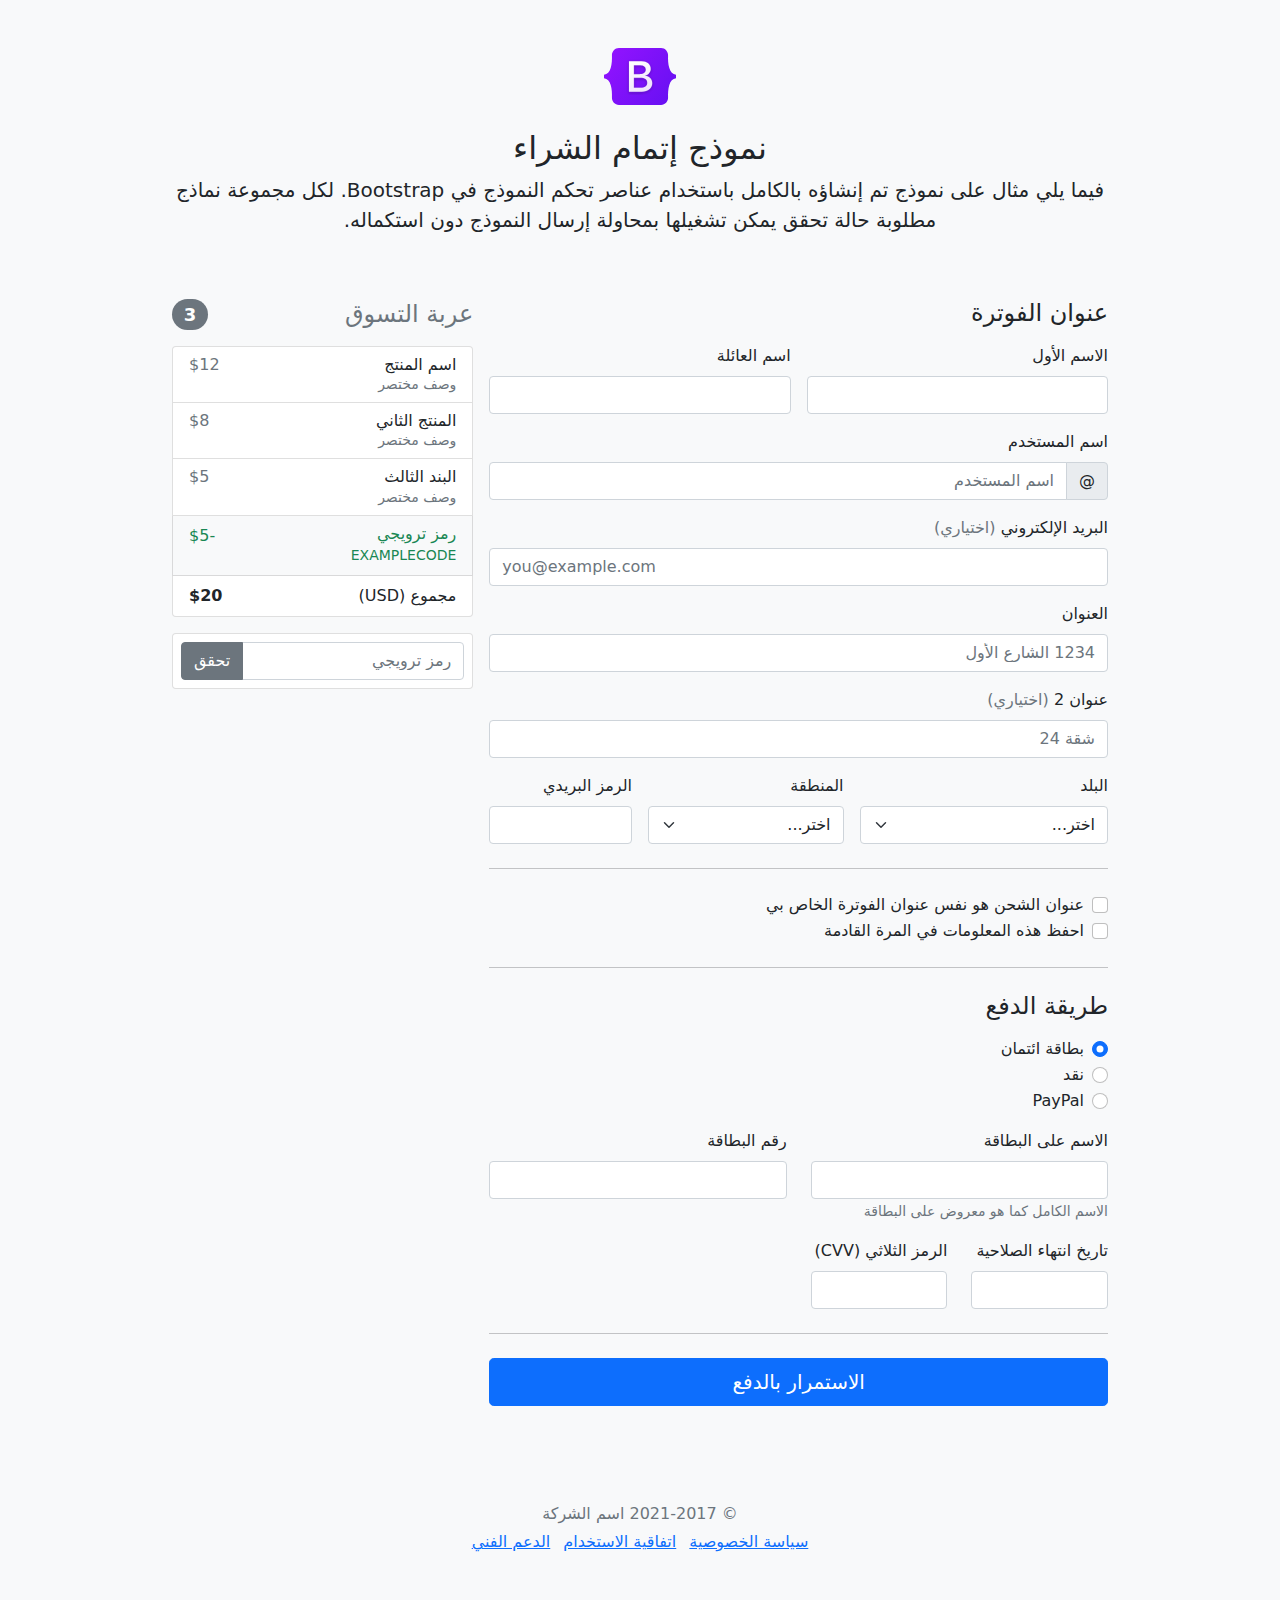
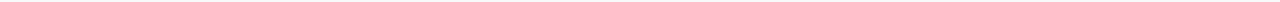
<file: praktikum8_2020573010037_Muhammad-Andra-Maulana/bootstrap-5.1.3-examples/checkout-rtl/index.html>
<!doctype html>
<html lang="ar" dir="rtl">
  <head>
    <meta charset="utf-8">
    <meta name="viewport" content="width=device-width, initial-scale=1">
    <meta name="description" content="">
    <meta name="author" content="Mark Otto, Jacob Thornton, and Bootstrap contributors">
    <meta name="generator" content="Hugo 0.88.1">
    <title>مثال إتمام الشراء · Bootstrap v5.1</title>

    <link rel="canonical" href="https://getbootstrap.com/docs/5.1/examples/checkout-rtl/">

    

    <!-- Bootstrap core CSS -->
<link href="../assets/dist/css/bootstrap.rtl.min.css" rel="stylesheet">

    <style>
      .bd-placeholder-img {
        font-size: 1.125rem;
        text-anchor: middle;
        -webkit-user-select: none;
        -moz-user-select: none;
        user-select: none;
      }

      @media (min-width: 768px) {
        .bd-placeholder-img-lg {
          font-size: 3.5rem;
        }
      }
    </style>

    
    <!-- Custom styles for this template -->
    <link href="../checkout/form-validation.css" rel="stylesheet">
  </head>
  <body class="bg-light">
    
<div class="container">
  <main>
    <div class="py-5 text-center">
      <img class="d-block mx-auto mb-4" src="../assets/brand/bootstrap-logo.svg" alt="" width="72" height="57">
      <h2>نموذج إتمام الشراء</h2>
      <p class="lead">فيما يلي مثال على نموذج تم إنشاؤه بالكامل باستخدام عناصر تحكم النموذج في Bootstrap. لكل مجموعة نماذج مطلوبة حالة تحقق يمكن تشغيلها بمحاولة إرسال النموذج دون استكماله.</p>
    </div>

    <div class="row g-3">
      <div class="col-md-5 col-lg-4 order-md-last">
        <h4 class="d-flex justify-content-between align-items-center mb-3">
          <span class="text-muted">عربة التسوق</span>
          <span class="badge bg-secondary rounded-pill">3</span>
        </h4>
        <ul class="list-group mb-3">
          <li class="list-group-item d-flex justify-content-between lh-sm">
            <div>
              <h6 class="my-0">اسم المنتج</h6>
              <small class="text-muted">وصف مختصر</small>
            </div>
            <span class="text-muted">$12</span>
          </li>
          <li class="list-group-item d-flex justify-content-between lh-sm">
            <div>
              <h6 class="my-0">المنتج الثاني</h6>
              <small class="text-muted">وصف مختصر</small>
            </div>
            <span class="text-muted">$8</span>
          </li>
          <li class="list-group-item d-flex justify-content-between lh-sm">
            <div>
              <h6 class="my-0">البند الثالث</h6>
              <small class="text-muted">وصف مختصر</small>
            </div>
            <span class="text-muted">$5</span>
          </li>
          <li class="list-group-item d-flex justify-content-between bg-light">
            <div class="text-success">
              <h6 class="my-0">رمز ترويجي</h6>
              <small>EXAMPLECODE</small>
            </div>
            <span class="text-success">-$5</span>
          </li>
          <li class="list-group-item d-flex justify-content-between">
            <span>مجموع (USD)</span>
            <strong>$20</strong>
          </li>
        </ul>

        <form class="card p-2">
          <div class="input-group">
            <input type="text" class="form-control" placeholder="رمز ترويجي">
            <button type="submit" class="btn btn-secondary">تحقق</button>
          </div>
        </form>
      </div>
      <div class="col-md-7 col-lg-8">
        <h4 class="mb-3">عنوان الفوترة</h4>
        <form class="needs-validation" novalidate>
          <div class="row g-3">
            <div class="col-sm-6">
              <label for="firstName" class="form-label">الاسم الأول</label>
              <input type="text" class="form-control" id="firstName" placeholder="" value="" required>
              <div class="invalid-feedback">
                يرجى إدخال اسم أول صحيح.
              </div>
            </div>

            <div class="col-sm-6">
              <label for="lastName" class="form-label">اسم العائلة</label>
              <input type="text" class="form-control" id="lastName" placeholder="" value="" required>
              <div class="invalid-feedback">
                يرجى إدخال اسم عائلة صحيح.
              </div>
            </div>

            <div class="col-12">
              <label for="username" class="form-label">اسم المستخدم</label>
              <div class="input-group has-validation">
                <span class="input-group-text">@</span>
                <input type="text" class="form-control" id="username" placeholder="اسم المستخدم" required>
              <div class="invalid-feedback">
                اسم المستخدم الخاص بك مطلوب.
                </div>
              </div>
            </div>

            <div class="col-12">
              <label for="email" class="form-label">البريد الإلكتروني <span class="text-muted">(اختياري)</span></label>
              <input type="email" class="form-control" id="email" placeholder="you@example.com">
              <div class="invalid-feedback">
                يرجى إدخال عنوان بريد إلكتروني صحيح لتصلكم تحديثات الشحن.
              </div>
            </div>

            <div class="col-12">
              <label for="address" class="form-label">العنوان</label>
              <input type="text" class="form-control" id="address" placeholder="1234 الشارع الأول" required>
              <div class="invalid-feedback">
                يرجى إدخال عنوان الشحن الخاص بك.
              </div>
            </div>

            <div class="col-12">
              <label for="address2" class="form-label">عنوان 2 <span class="text-muted">(اختياري)</span></label>
              <input type="text" class="form-control" id="address2" placeholder="شقة 24">
            </div>

            <div class="col-md-5">
              <label for="country" class="form-label">البلد</label>
              <select class="form-select" id="country" required>
                <option value="">اختر...</option>
                <option>الولايات المتحدة الأمريكية</option>
              </select>
              <div class="invalid-feedback">
                يرجى اختيار بلد صحيح.
              </div>
            </div>

            <div class="col-md-4">
              <label for="state" class="form-label">المنطقة</label>
              <select class="form-select" id="state" required>
                <option value="">اختر...</option>
                <option>كاليفورنيا</option>
              </select>
              <div class="invalid-feedback">
                يرجى اختيار اسم منطقة صحيح.
              </div>
            </div>

            <div class="col-md-3">
              <label for="zip" class="form-label">الرمز البريدي</label>
              <input type="text" class="form-control" id="zip" placeholder="" required>
              <div class="invalid-feedback">
                الرمز البريدي مطلوب.
              </div>
            </div>
          </div>

          <hr class="my-4">

          <div class="form-check">
            <input type="checkbox" class="form-check-input" id="same-address">
            <label class="form-check-label" for="same-address">عنوان الشحن هو نفس عنوان الفوترة الخاص بي</label>
          </div>

          <div class="form-check">
            <input type="checkbox" class="form-check-input" id="save-info">
            <label class="form-check-label" for="save-info">احفظ هذه المعلومات في المرة القادمة</label>
          </div>

          <hr class="my-4">

          <h4 class="mb-3">طريقة الدفع</h4>

          <div class="my-3">
            <div class="form-check">
              <input id="credit" name="paymentMethod" type="radio" class="form-check-input" checked required>
              <label class="form-check-label" for="credit">بطاقة ائتمان</label>
            </div>
            <div class="form-check">
              <input id="cash" name="paymentMethod" type="radio" class="form-check-input" required>
              <label class="form-check-label" for="cash">نقد</label>
            </div>
            <div class="form-check">
              <input id="paypal" name="paymentMethod" type="radio" class="form-check-input" required>
              <label class="form-check-label" for="paypal">PayPal</label>
            </div>
          </div>

          <div class="row gy-3">
            <div class="col-md-6">
              <label for="cc-name" class="form-label">الاسم على البطاقة</label>
              <input type="text" class="form-control" id="cc-name" placeholder="" required>
              <small class="text-muted">الاسم الكامل كما هو معروض على البطاقة</small>
              <div class="invalid-feedback">
                الاسم على البطاقة مطلوب
              </div>
            </div>

            <div class="col-md-6">
              <label for="cc-number" class="form-label">رقم البطاقة</label>
              <input type="text" class="form-control" id="cc-number" placeholder="" required>
              <div class="invalid-feedback">
                رقم بطاقة الائتمان مطلوب
              </div>
            </div>

            <div class="col-md-3">
              <label for="cc-expiration" class="form-label">تاريخ انتهاء الصلاحية</label>
              <input type="text" class="form-control" id="cc-expiration" placeholder="" required>
              <div class="invalid-feedback">
                تاريخ انتهاء الصلاحية مطلوب
              </div>
            </div>

            <div class="col-md-3">
              <label for="cc-cvv" class="form-label">الرمز الثلاثي (CVV)</label>
              <input type="text" class="form-control" id="cc-cvv" placeholder="" required>
              <div class="invalid-feedback">
                رمز الحماية مطلوب
              </div>
            </div>
          </div>

          <hr class="my-4">

          <button class="w-100 btn btn-primary btn-lg" type="submit">الاستمرار بالدفع</button>
        </form>
      </div>
    </div>
  </main>
  <footer class="my-5 pt-5 text-muted text-center text-small">
    <p class="mb-1">&copy; 2021-2017 اسم الشركة</p>
    <ul class="list-inline">
      <li class="list-inline-item"><a href="#">سياسة الخصوصية</a></li>
      <li class="list-inline-item"><a href="#">اتفاقية الاستخدام</a></li>
      <li class="list-inline-item"><a href="#">الدعم الفني</a></li>
    </ul>
  </footer>
</div>


    <script src="../assets/dist/js/bootstrap.bundle.min.js"></script>

      <script src="../checkout/form-validation.js"></script>
  </body>
</html>
</file>
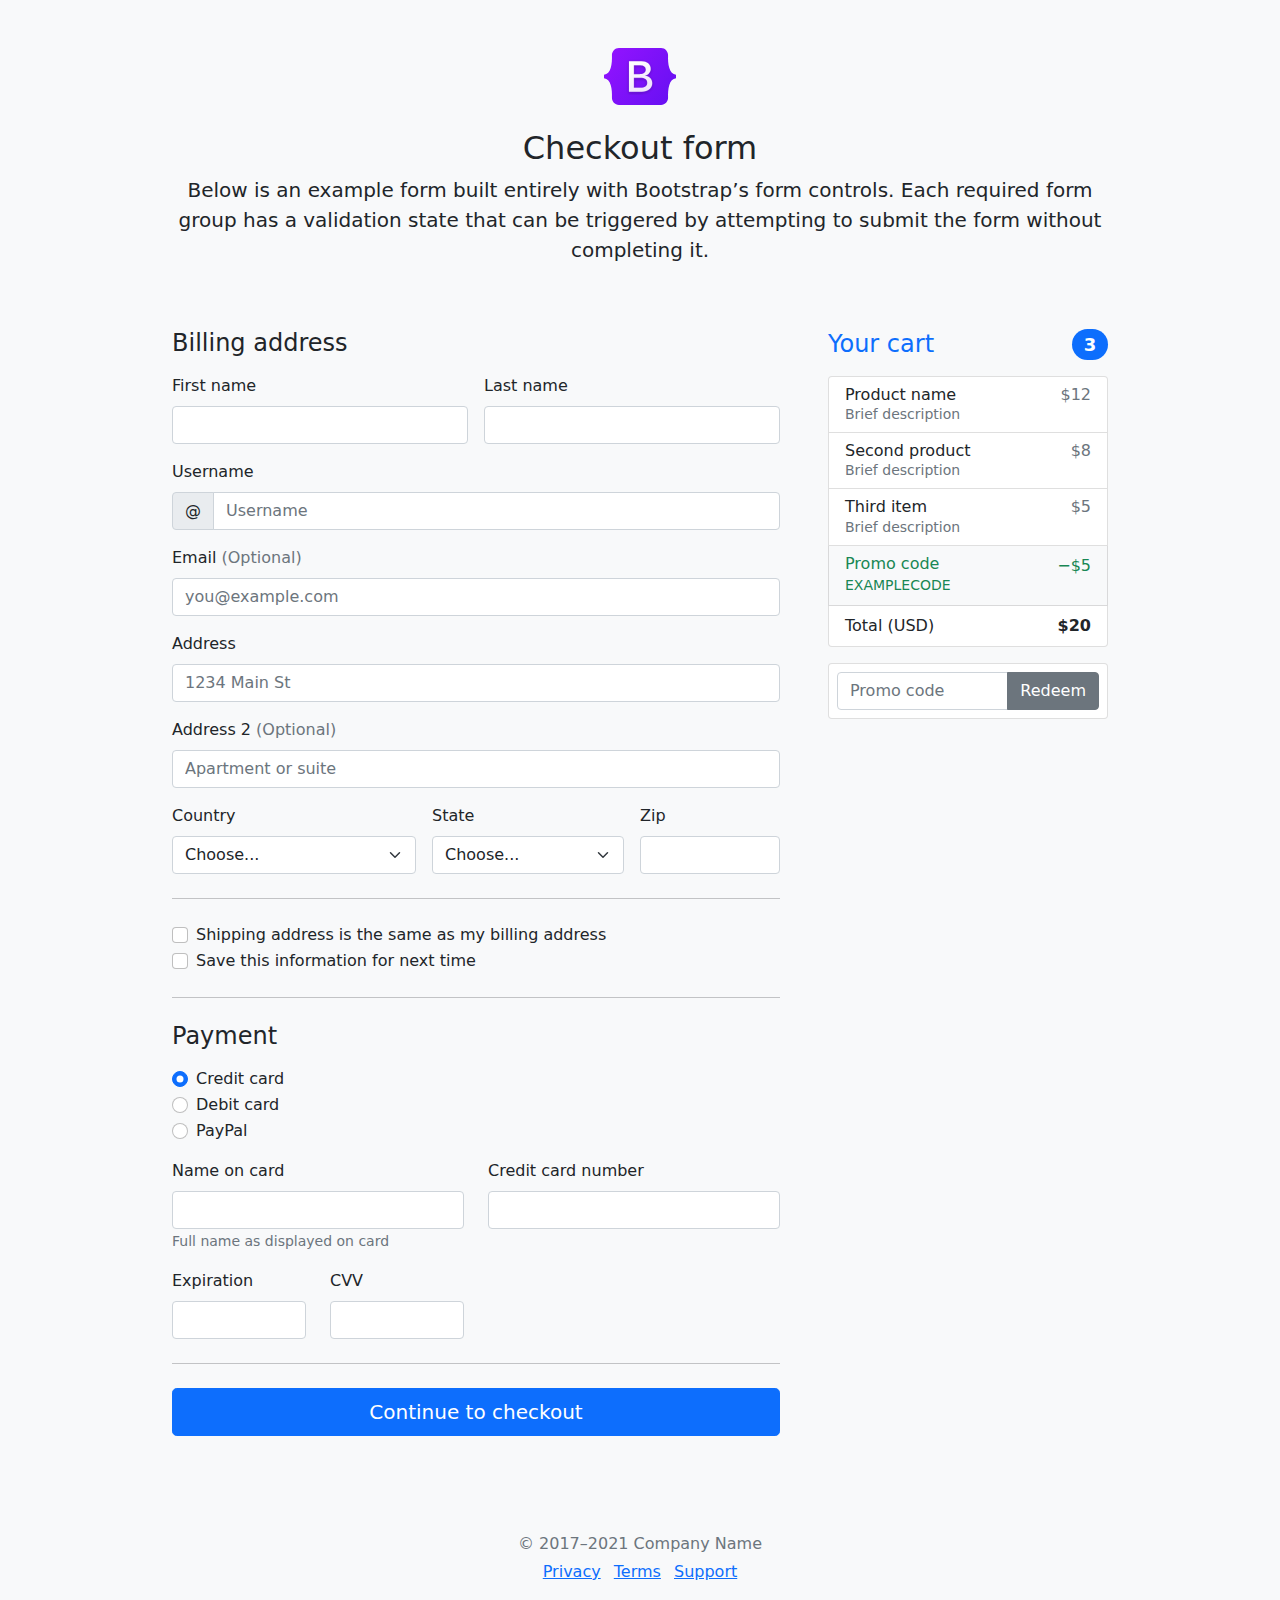
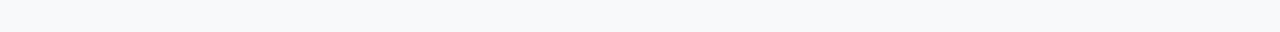
<file: praktikum8_2020573010037_Muhammad-Andra-Maulana/bootstrap-5.1.3-examples/checkout/index.html>
<!doctype html>
<html lang="en">
  <head>
    <meta charset="utf-8">
    <meta name="viewport" content="width=device-width, initial-scale=1">
    <meta name="description" content="">
    <meta name="author" content="Mark Otto, Jacob Thornton, and Bootstrap contributors">
    <meta name="generator" content="Hugo 0.88.1">
    <title>Checkout example · Bootstrap v5.1</title>

    <link rel="canonical" href="https://getbootstrap.com/docs/5.1/examples/checkout/">

    

    <!-- Bootstrap core CSS -->
<link href="../assets/dist/css/bootstrap.min.css" rel="stylesheet">

    <style>
      .bd-placeholder-img {
        font-size: 1.125rem;
        text-anchor: middle;
        -webkit-user-select: none;
        -moz-user-select: none;
        user-select: none;
      }

      @media (min-width: 768px) {
        .bd-placeholder-img-lg {
          font-size: 3.5rem;
        }
      }
    </style>

    
    <!-- Custom styles for this template -->
    <link href="form-validation.css" rel="stylesheet">
  </head>
  <body class="bg-light">
    
<div class="container">
  <main>
    <div class="py-5 text-center">
      <img class="d-block mx-auto mb-4" src="../assets/brand/bootstrap-logo.svg" alt="" width="72" height="57">
      <h2>Checkout form</h2>
      <p class="lead">Below is an example form built entirely with Bootstrap’s form controls. Each required form group has a validation state that can be triggered by attempting to submit the form without completing it.</p>
    </div>

    <div class="row g-5">
      <div class="col-md-5 col-lg-4 order-md-last">
        <h4 class="d-flex justify-content-between align-items-center mb-3">
          <span class="text-primary">Your cart</span>
          <span class="badge bg-primary rounded-pill">3</span>
        </h4>
        <ul class="list-group mb-3">
          <li class="list-group-item d-flex justify-content-between lh-sm">
            <div>
              <h6 class="my-0">Product name</h6>
              <small class="text-muted">Brief description</small>
            </div>
            <span class="text-muted">$12</span>
          </li>
          <li class="list-group-item d-flex justify-content-between lh-sm">
            <div>
              <h6 class="my-0">Second product</h6>
              <small class="text-muted">Brief description</small>
            </div>
            <span class="text-muted">$8</span>
          </li>
          <li class="list-group-item d-flex justify-content-between lh-sm">
            <div>
              <h6 class="my-0">Third item</h6>
              <small class="text-muted">Brief description</small>
            </div>
            <span class="text-muted">$5</span>
          </li>
          <li class="list-group-item d-flex justify-content-between bg-light">
            <div class="text-success">
              <h6 class="my-0">Promo code</h6>
              <small>EXAMPLECODE</small>
            </div>
            <span class="text-success">−$5</span>
          </li>
          <li class="list-group-item d-flex justify-content-between">
            <span>Total (USD)</span>
            <strong>$20</strong>
          </li>
        </ul>

        <form class="card p-2">
          <div class="input-group">
            <input type="text" class="form-control" placeholder="Promo code">
            <button type="submit" class="btn btn-secondary">Redeem</button>
          </div>
        </form>
      </div>
      <div class="col-md-7 col-lg-8">
        <h4 class="mb-3">Billing address</h4>
        <form class="needs-validation" novalidate>
          <div class="row g-3">
            <div class="col-sm-6">
              <label for="firstName" class="form-label">First name</label>
              <input type="text" class="form-control" id="firstName" placeholder="" value="" required>
              <div class="invalid-feedback">
                Valid first name is required.
              </div>
            </div>

            <div class="col-sm-6">
              <label for="lastName" class="form-label">Last name</label>
              <input type="text" class="form-control" id="lastName" placeholder="" value="" required>
              <div class="invalid-feedback">
                Valid last name is required.
              </div>
            </div>

            <div class="col-12">
              <label for="username" class="form-label">Username</label>
              <div class="input-group has-validation">
                <span class="input-group-text">@</span>
                <input type="text" class="form-control" id="username" placeholder="Username" required>
              <div class="invalid-feedback">
                  Your username is required.
                </div>
              </div>
            </div>

            <div class="col-12">
              <label for="email" class="form-label">Email <span class="text-muted">(Optional)</span></label>
              <input type="email" class="form-control" id="email" placeholder="you@example.com">
              <div class="invalid-feedback">
                Please enter a valid email address for shipping updates.
              </div>
            </div>

            <div class="col-12">
              <label for="address" class="form-label">Address</label>
              <input type="text" class="form-control" id="address" placeholder="1234 Main St" required>
              <div class="invalid-feedback">
                Please enter your shipping address.
              </div>
            </div>

            <div class="col-12">
              <label for="address2" class="form-label">Address 2 <span class="text-muted">(Optional)</span></label>
              <input type="text" class="form-control" id="address2" placeholder="Apartment or suite">
            </div>

            <div class="col-md-5">
              <label for="country" class="form-label">Country</label>
              <select class="form-select" id="country" required>
                <option value="">Choose...</option>
                <option>United States</option>
              </select>
              <div class="invalid-feedback">
                Please select a valid country.
              </div>
            </div>

            <div class="col-md-4">
              <label for="state" class="form-label">State</label>
              <select class="form-select" id="state" required>
                <option value="">Choose...</option>
                <option>California</option>
              </select>
              <div class="invalid-feedback">
                Please provide a valid state.
              </div>
            </div>

            <div class="col-md-3">
              <label for="zip" class="form-label">Zip</label>
              <input type="text" class="form-control" id="zip" placeholder="" required>
              <div class="invalid-feedback">
                Zip code required.
              </div>
            </div>
          </div>

          <hr class="my-4">

          <div class="form-check">
            <input type="checkbox" class="form-check-input" id="same-address">
            <label class="form-check-label" for="same-address">Shipping address is the same as my billing address</label>
          </div>

          <div class="form-check">
            <input type="checkbox" class="form-check-input" id="save-info">
            <label class="form-check-label" for="save-info">Save this information for next time</label>
          </div>

          <hr class="my-4">

          <h4 class="mb-3">Payment</h4>

          <div class="my-3">
            <div class="form-check">
              <input id="credit" name="paymentMethod" type="radio" class="form-check-input" checked required>
              <label class="form-check-label" for="credit">Credit card</label>
            </div>
            <div class="form-check">
              <input id="debit" name="paymentMethod" type="radio" class="form-check-input" required>
              <label class="form-check-label" for="debit">Debit card</label>
            </div>
            <div class="form-check">
              <input id="paypal" name="paymentMethod" type="radio" class="form-check-input" required>
              <label class="form-check-label" for="paypal">PayPal</label>
            </div>
          </div>

          <div class="row gy-3">
            <div class="col-md-6">
              <label for="cc-name" class="form-label">Name on card</label>
              <input type="text" class="form-control" id="cc-name" placeholder="" required>
              <small class="text-muted">Full name as displayed on card</small>
              <div class="invalid-feedback">
                Name on card is required
              </div>
            </div>

            <div class="col-md-6">
              <label for="cc-number" class="form-label">Credit card number</label>
              <input type="text" class="form-control" id="cc-number" placeholder="" required>
              <div class="invalid-feedback">
                Credit card number is required
              </div>
            </div>

            <div class="col-md-3">
              <label for="cc-expiration" class="form-label">Expiration</label>
              <input type="text" class="form-control" id="cc-expiration" placeholder="" required>
              <div class="invalid-feedback">
                Expiration date required
              </div>
            </div>

            <div class="col-md-3">
              <label for="cc-cvv" class="form-label">CVV</label>
              <input type="text" class="form-control" id="cc-cvv" placeholder="" required>
              <div class="invalid-feedback">
                Security code required
              </div>
            </div>
          </div>

          <hr class="my-4">

          <button class="w-100 btn btn-primary btn-lg" type="submit">Continue to checkout</button>
        </form>
      </div>
    </div>
  </main>

  <footer class="my-5 pt-5 text-muted text-center text-small">
    <p class="mb-1">&copy; 2017–2021 Company Name</p>
    <ul class="list-inline">
      <li class="list-inline-item"><a href="#">Privacy</a></li>
      <li class="list-inline-item"><a href="#">Terms</a></li>
      <li class="list-inline-item"><a href="#">Support</a></li>
    </ul>
  </footer>
</div>


    <script src="../assets/dist/js/bootstrap.bundle.min.js"></script>

      <script src="form-validation.js"></script>
  </body>
</html>
</file>
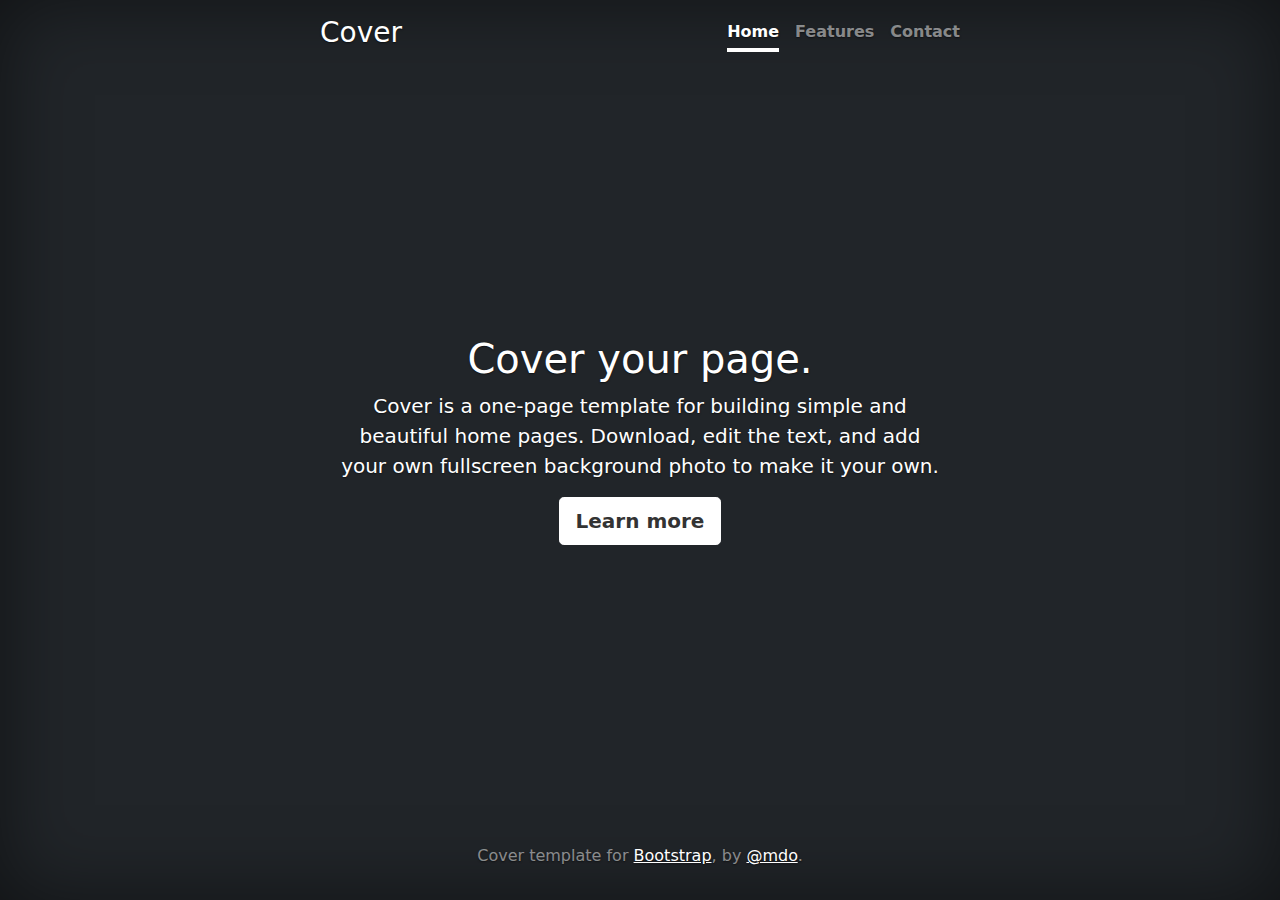
<file: praktikum8_2020573010037_Muhammad-Andra-Maulana/bootstrap-5.1.3-examples/cover/index.html>
<!doctype html>
<html lang="en" class="h-100">
  <head>
    <meta charset="utf-8">
    <meta name="viewport" content="width=device-width, initial-scale=1">
    <meta name="description" content="">
    <meta name="author" content="Mark Otto, Jacob Thornton, and Bootstrap contributors">
    <meta name="generator" content="Hugo 0.88.1">
    <title>Cover Template · Bootstrap v5.1</title>

    <link rel="canonical" href="https://getbootstrap.com/docs/5.1/examples/cover/">

    

    <!-- Bootstrap core CSS -->
<link href="../assets/dist/css/bootstrap.min.css" rel="stylesheet">

    <style>
      .bd-placeholder-img {
        font-size: 1.125rem;
        text-anchor: middle;
        -webkit-user-select: none;
        -moz-user-select: none;
        user-select: none;
      }

      @media (min-width: 768px) {
        .bd-placeholder-img-lg {
          font-size: 3.5rem;
        }
      }
    </style>

    
    <!-- Custom styles for this template -->
    <link href="cover.css" rel="stylesheet">
  </head>
  <body class="d-flex h-100 text-center text-white bg-dark">
    
<div class="cover-container d-flex w-100 h-100 p-3 mx-auto flex-column">
  <header class="mb-auto">
    <div>
      <h3 class="float-md-start mb-0">Cover</h3>
      <nav class="nav nav-masthead justify-content-center float-md-end">
        <a class="nav-link active" aria-current="page" href="#">Home</a>
        <a class="nav-link" href="#">Features</a>
        <a class="nav-link" href="#">Contact</a>
      </nav>
    </div>
  </header>

  <main class="px-3">
    <h1>Cover your page.</h1>
    <p class="lead">Cover is a one-page template for building simple and beautiful home pages. Download, edit the text, and add your own fullscreen background photo to make it your own.</p>
    <p class="lead">
      <a href="#" class="btn btn-lg btn-secondary fw-bold border-white bg-white">Learn more</a>
    </p>
  </main>

  <footer class="mt-auto text-white-50">
    <p>Cover template for <a href="https://getbootstrap.com/" class="text-white">Bootstrap</a>, by <a href="https://twitter.com/mdo" class="text-white">@mdo</a>.</p>
  </footer>
</div>


    
  </body>
</html>
</file>
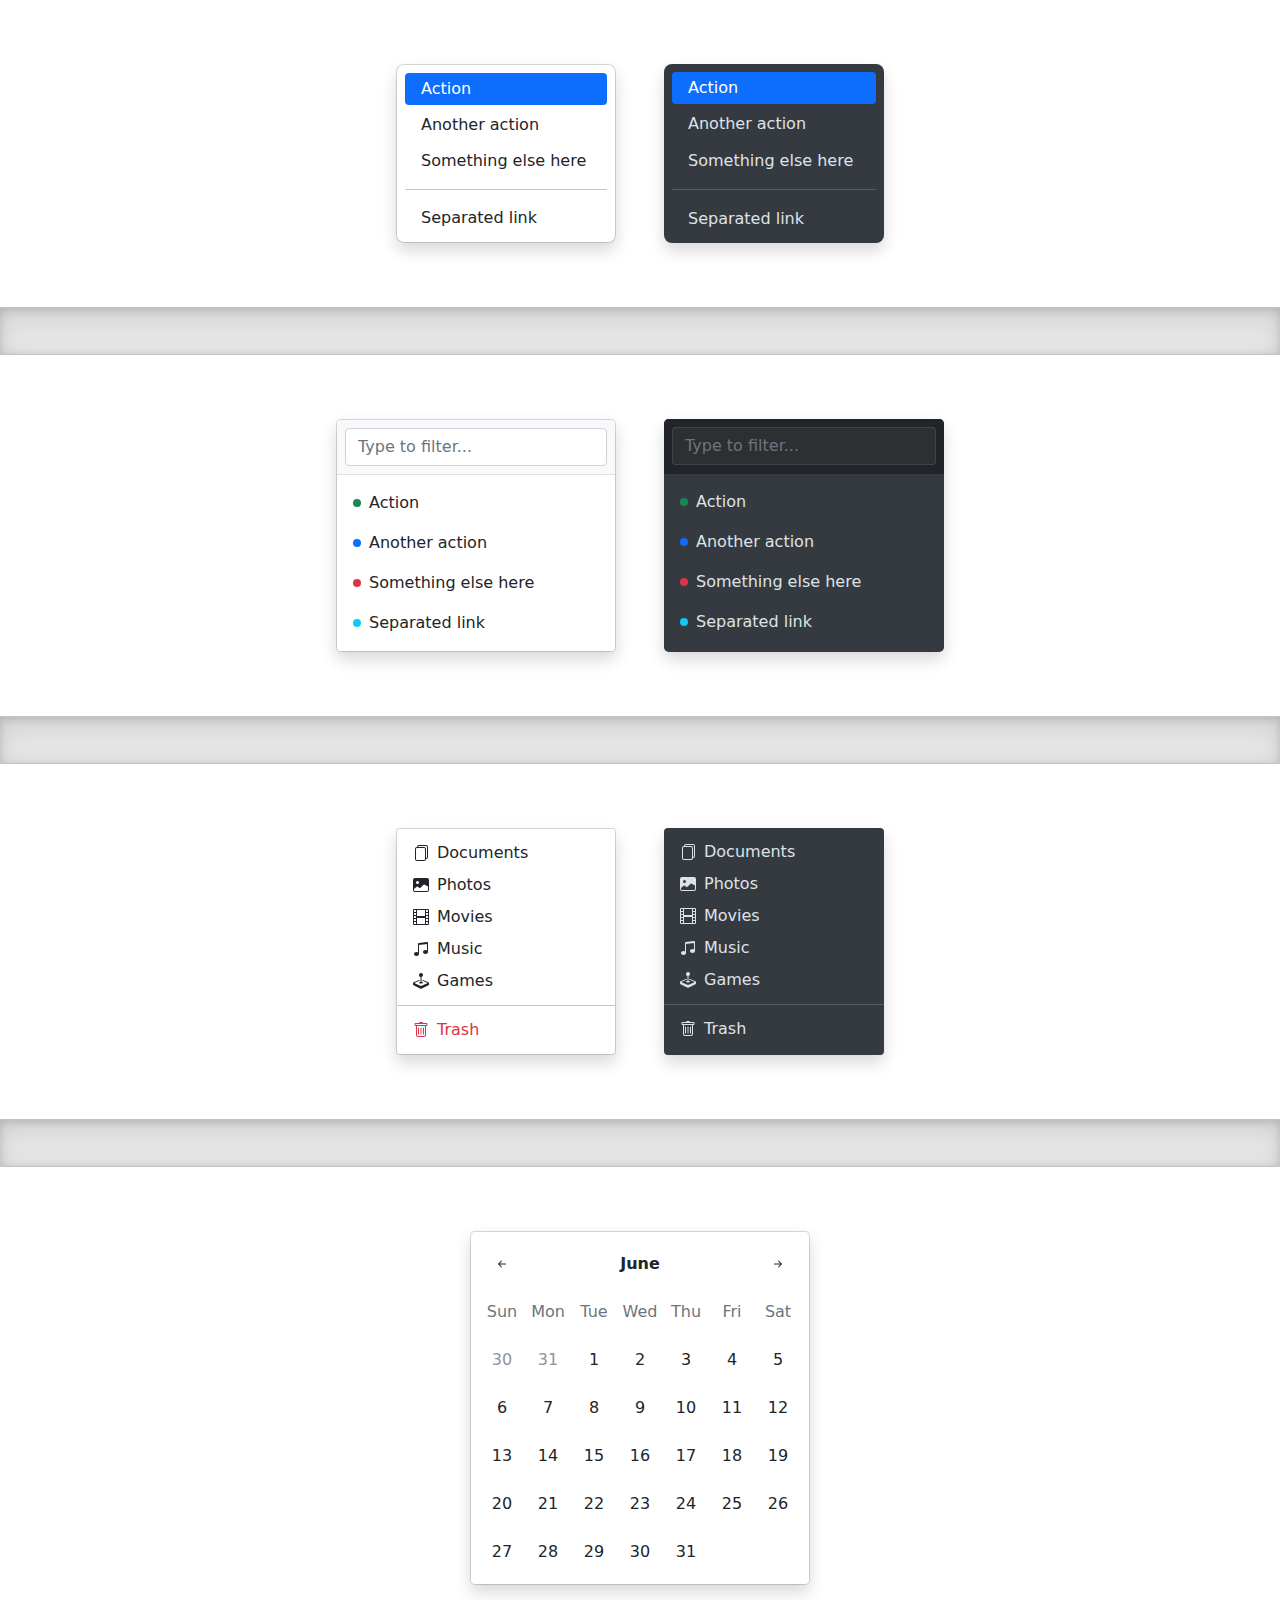
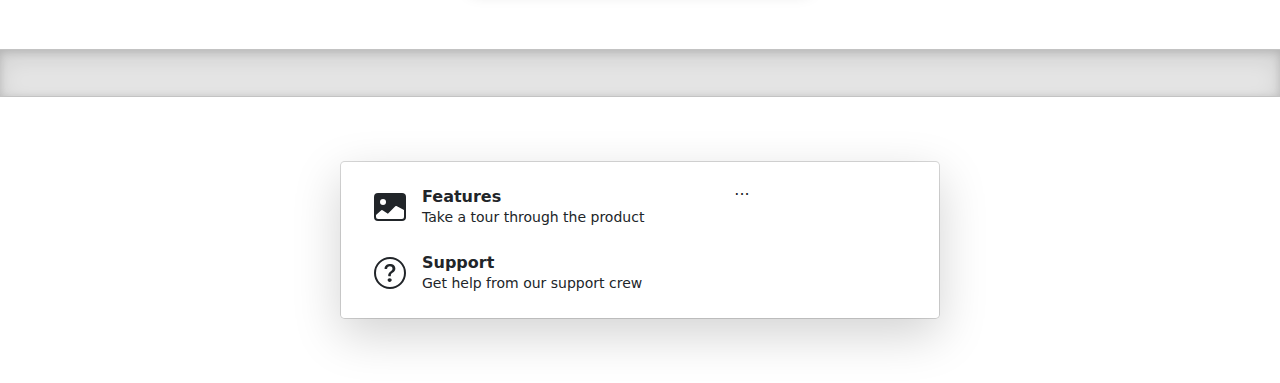
<file: praktikum8_2020573010037_Muhammad-Andra-Maulana/bootstrap-5.1.3-examples/dropdowns/index.html>
<!doctype html>
<html lang="en">
  <head>
    <meta charset="utf-8">
    <meta name="viewport" content="width=device-width, initial-scale=1">
    <meta name="description" content="">
    <meta name="author" content="Mark Otto, Jacob Thornton, and Bootstrap contributors">
    <meta name="generator" content="Hugo 0.88.1">
    <title>Dropdowns · Bootstrap v5.1</title>

    <link rel="canonical" href="https://getbootstrap.com/docs/5.1/examples/dropdowns/">

    

    <!-- Bootstrap core CSS -->
<link href="../assets/dist/css/bootstrap.min.css" rel="stylesheet">

    <style>
      .bd-placeholder-img {
        font-size: 1.125rem;
        text-anchor: middle;
        -webkit-user-select: none;
        -moz-user-select: none;
        user-select: none;
      }

      @media (min-width: 768px) {
        .bd-placeholder-img-lg {
          font-size: 3.5rem;
        }
      }
    </style>

    
    <!-- Custom styles for this template -->
    <link href="dropdowns.css" rel="stylesheet">
  </head>
  <body>
    
<svg xmlns="http://www.w3.org/2000/svg" style="display: none;">
  <symbol id="bootstrap" viewBox="0 0 118 94">
    <title>Bootstrap</title>
    <path fill-rule="evenodd" clip-rule="evenodd" d="M24.509 0c-6.733 0-11.715 5.893-11.492 12.284.214 6.14-.064 14.092-2.066 20.577C8.943 39.365 5.547 43.485 0 44.014v5.972c5.547.529 8.943 4.649 10.951 11.153 2.002 6.485 2.28 14.437 2.066 20.577C12.794 88.106 17.776 94 24.51 94H93.5c6.733 0 11.714-5.893 11.491-12.284-.214-6.14.064-14.092 2.066-20.577 2.009-6.504 5.396-10.624 10.943-11.153v-5.972c-5.547-.529-8.934-4.649-10.943-11.153-2.002-6.484-2.28-14.437-2.066-20.577C105.214 5.894 100.233 0 93.5 0H24.508zM80 57.863C80 66.663 73.436 72 62.543 72H44a2 2 0 01-2-2V24a2 2 0 012-2h18.437c9.083 0 15.044 4.92 15.044 12.474 0 5.302-4.01 10.049-9.119 10.88v.277C75.317 46.394 80 51.21 80 57.863zM60.521 28.34H49.948v14.934h8.905c6.884 0 10.68-2.772 10.68-7.727 0-4.643-3.264-7.207-9.012-7.207zM49.948 49.2v16.458H60.91c7.167 0 10.964-2.876 10.964-8.281 0-5.406-3.903-8.178-11.425-8.178H49.948z"></path>
  </symbol>

  <symbol id="exclamation-triangle-fill" viewBox="0 0 16 16">
    <path d="M8.982 1.566a1.13 1.13 0 0 0-1.96 0L.165 13.233c-.457.778.091 1.767.98 1.767h13.713c.889 0 1.438-.99.98-1.767L8.982 1.566zM8 5c.535 0 .954.462.9.995l-.35 3.507a.552.552 0 0 1-1.1 0L7.1 5.995A.905.905 0 0 1 8 5zm.002 6a1 1 0 1 1 0 2 1 1 0 0 1 0-2z"/>
  </symbol>

  <symbol id="check2" viewBox="0 0 16 16">
    <path d="M13.854 3.646a.5.5 0 0 1 0 .708l-7 7a.5.5 0 0 1-.708 0l-3.5-3.5a.5.5 0 1 1 .708-.708L6.5 10.293l6.646-6.647a.5.5 0 0 1 .708 0z"/>
  </symbol>

  <symbol id="check2-circle" viewBox="0 0 16 16">
    <path d="M2.5 8a5.5 5.5 0 0 1 8.25-4.764.5.5 0 0 0 .5-.866A6.5 6.5 0 1 0 14.5 8a.5.5 0 0 0-1 0 5.5 5.5 0 1 1-11 0z"/>
    <path d="M15.354 3.354a.5.5 0 0 0-.708-.708L8 9.293 5.354 6.646a.5.5 0 1 0-.708.708l3 3a.5.5 0 0 0 .708 0l7-7z"/>
  </symbol>

  <symbol id="bookmark-star" viewBox="0 0 16 16">
    <path d="M7.84 4.1a.178.178 0 0 1 .32 0l.634 1.285a.178.178 0 0 0 .134.098l1.42.206c.145.021.204.2.098.303L9.42 6.993a.178.178 0 0 0-.051.158l.242 1.414a.178.178 0 0 1-.258.187l-1.27-.668a.178.178 0 0 0-.165 0l-1.27.668a.178.178 0 0 1-.257-.187l.242-1.414a.178.178 0 0 0-.05-.158l-1.03-1.001a.178.178 0 0 1 .098-.303l1.42-.206a.178.178 0 0 0 .134-.098L7.84 4.1z"/>
    <path d="M2 2a2 2 0 0 1 2-2h8a2 2 0 0 1 2 2v13.5a.5.5 0 0 1-.777.416L8 13.101l-5.223 2.815A.5.5 0 0 1 2 15.5V2zm2-1a1 1 0 0 0-1 1v12.566l4.723-2.482a.5.5 0 0 1 .554 0L13 14.566V2a1 1 0 0 0-1-1H4z"/>
  </symbol>

  <symbol id="grid-fill" viewBox="0 0 16 16">
    <path d="M1 2.5A1.5 1.5 0 0 1 2.5 1h3A1.5 1.5 0 0 1 7 2.5v3A1.5 1.5 0 0 1 5.5 7h-3A1.5 1.5 0 0 1 1 5.5v-3zm8 0A1.5 1.5 0 0 1 10.5 1h3A1.5 1.5 0 0 1 15 2.5v3A1.5 1.5 0 0 1 13.5 7h-3A1.5 1.5 0 0 1 9 5.5v-3zm-8 8A1.5 1.5 0 0 1 2.5 9h3A1.5 1.5 0 0 1 7 10.5v3A1.5 1.5 0 0 1 5.5 15h-3A1.5 1.5 0 0 1 1 13.5v-3zm8 0A1.5 1.5 0 0 1 10.5 9h3a1.5 1.5 0 0 1 1.5 1.5v3a1.5 1.5 0 0 1-1.5 1.5h-3A1.5 1.5 0 0 1 9 13.5v-3z"/>
  </symbol>

  <symbol id="stars" viewBox="0 0 16 16">
    <path d="M7.657 6.247c.11-.33.576-.33.686 0l.645 1.937a2.89 2.89 0 0 0 1.829 1.828l1.936.645c.33.11.33.576 0 .686l-1.937.645a2.89 2.89 0 0 0-1.828 1.829l-.645 1.936a.361.361 0 0 1-.686 0l-.645-1.937a2.89 2.89 0 0 0-1.828-1.828l-1.937-.645a.361.361 0 0 1 0-.686l1.937-.645a2.89 2.89 0 0 0 1.828-1.828l.645-1.937zM3.794 1.148a.217.217 0 0 1 .412 0l.387 1.162c.173.518.579.924 1.097 1.097l1.162.387a.217.217 0 0 1 0 .412l-1.162.387A1.734 1.734 0 0 0 4.593 5.69l-.387 1.162a.217.217 0 0 1-.412 0L3.407 5.69A1.734 1.734 0 0 0 2.31 4.593l-1.162-.387a.217.217 0 0 1 0-.412l1.162-.387A1.734 1.734 0 0 0 3.407 2.31l.387-1.162zM10.863.099a.145.145 0 0 1 .274 0l.258.774c.115.346.386.617.732.732l.774.258a.145.145 0 0 1 0 .274l-.774.258a1.156 1.156 0 0 0-.732.732l-.258.774a.145.145 0 0 1-.274 0l-.258-.774a1.156 1.156 0 0 0-.732-.732L9.1 2.137a.145.145 0 0 1 0-.274l.774-.258c.346-.115.617-.386.732-.732L10.863.1z"/>
  </symbol>

  <symbol id="film" viewBox="0 0 16 16">
    <path d="M0 1a1 1 0 0 1 1-1h14a1 1 0 0 1 1 1v14a1 1 0 0 1-1 1H1a1 1 0 0 1-1-1V1zm4 0v6h8V1H4zm8 8H4v6h8V9zM1 1v2h2V1H1zm2 3H1v2h2V4zM1 7v2h2V7H1zm2 3H1v2h2v-2zm-2 3v2h2v-2H1zM15 1h-2v2h2V1zm-2 3v2h2V4h-2zm2 3h-2v2h2V7zm-2 3v2h2v-2h-2zm2 3h-2v2h2v-2z"/>
  </symbol>

  <symbol id="joystick" viewBox="0 0 16 16">
    <path d="M10 2a2 2 0 0 1-1.5 1.937v5.087c.863.083 1.5.377 1.5.726 0 .414-.895.75-2 .75s-2-.336-2-.75c0-.35.637-.643 1.5-.726V3.937A2 2 0 1 1 10 2z"/>
    <path d="M0 9.665v1.717a1 1 0 0 0 .553.894l6.553 3.277a2 2 0 0 0 1.788 0l6.553-3.277a1 1 0 0 0 .553-.894V9.665c0-.1-.06-.19-.152-.23L9.5 6.715v.993l5.227 2.178a.125.125 0 0 1 .001.23l-5.94 2.546a2 2 0 0 1-1.576 0l-5.94-2.546a.125.125 0 0 1 .001-.23L6.5 7.708l-.013-.988L.152 9.435a.25.25 0 0 0-.152.23z"/>
  </symbol>

  <symbol id="music-note-beamed" viewBox="0 0 16 16">
    <path d="M6 13c0 1.105-1.12 2-2.5 2S1 14.105 1 13c0-1.104 1.12-2 2.5-2s2.5.896 2.5 2zm9-2c0 1.105-1.12 2-2.5 2s-2.5-.895-2.5-2 1.12-2 2.5-2 2.5.895 2.5 2z"/>
    <path fill-rule="evenodd" d="M14 11V2h1v9h-1zM6 3v10H5V3h1z"/>
    <path d="M5 2.905a1 1 0 0 1 .9-.995l8-.8a1 1 0 0 1 1.1.995V3L5 4V2.905z"/>
  </symbol>

  <symbol id="files" viewBox="0 0 16 16">
    <path d="M13 0H6a2 2 0 0 0-2 2 2 2 0 0 0-2 2v10a2 2 0 0 0 2 2h7a2 2 0 0 0 2-2 2 2 0 0 0 2-2V2a2 2 0 0 0-2-2zm0 13V4a2 2 0 0 0-2-2H5a1 1 0 0 1 1-1h7a1 1 0 0 1 1 1v10a1 1 0 0 1-1 1zM3 4a1 1 0 0 1 1-1h7a1 1 0 0 1 1 1v10a1 1 0 0 1-1 1H4a1 1 0 0 1-1-1V4z"/>
  </symbol>

  <symbol id="image-fill" viewBox="0 0 16 16">
    <path d="M.002 3a2 2 0 0 1 2-2h12a2 2 0 0 1 2 2v10a2 2 0 0 1-2 2h-12a2 2 0 0 1-2-2V3zm1 9v1a1 1 0 0 0 1 1h12a1 1 0 0 0 1-1V9.5l-3.777-1.947a.5.5 0 0 0-.577.093l-3.71 3.71-2.66-1.772a.5.5 0 0 0-.63.062L1.002 12zm5-6.5a1.5 1.5 0 1 0-3 0 1.5 1.5 0 0 0 3 0z"/>
  </symbol>

  <symbol id="trash" viewBox="0 0 16 16">
    <path d="M5.5 5.5A.5.5 0 0 1 6 6v6a.5.5 0 0 1-1 0V6a.5.5 0 0 1 .5-.5zm2.5 0a.5.5 0 0 1 .5.5v6a.5.5 0 0 1-1 0V6a.5.5 0 0 1 .5-.5zm3 .5a.5.5 0 0 0-1 0v6a.5.5 0 0 0 1 0V6z"/>
    <path fill-rule="evenodd" d="M14.5 3a1 1 0 0 1-1 1H13v9a2 2 0 0 1-2 2H5a2 2 0 0 1-2-2V4h-.5a1 1 0 0 1-1-1V2a1 1 0 0 1 1-1H6a1 1 0 0 1 1-1h2a1 1 0 0 1 1 1h3.5a1 1 0 0 1 1 1v1zM4.118 4 4 4.059V13a1 1 0 0 0 1 1h6a1 1 0 0 0 1-1V4.059L11.882 4H4.118zM2.5 3V2h11v1h-11z"/>
  </symbol>

  <symbol id="question-circle" viewBox="0 0 16 16">
    <path d="M8 15A7 7 0 1 1 8 1a7 7 0 0 1 0 14zm0 1A8 8 0 1 0 8 0a8 8 0 0 0 0 16z"/>
    <path d="M5.255 5.786a.237.237 0 0 0 .241.247h.825c.138 0 .248-.113.266-.25.09-.656.54-1.134 1.342-1.134.686 0 1.314.343 1.314 1.168 0 .635-.374.927-.965 1.371-.673.489-1.206 1.06-1.168 1.987l.003.217a.25.25 0 0 0 .25.246h.811a.25.25 0 0 0 .25-.25v-.105c0-.718.273-.927 1.01-1.486.609-.463 1.244-.977 1.244-2.056 0-1.511-1.276-2.241-2.673-2.241-1.267 0-2.655.59-2.75 2.286zm1.557 5.763c0 .533.425.927 1.01.927.609 0 1.028-.394 1.028-.927 0-.552-.42-.94-1.029-.94-.584 0-1.009.388-1.009.94z"/>
  </symbol>

  <symbol id="arrow-left-short" viewBox="0 0 16 16">
    <path fill-rule="evenodd" d="M12 8a.5.5 0 0 1-.5.5H5.707l2.147 2.146a.5.5 0 0 1-.708.708l-3-3a.5.5 0 0 1 0-.708l3-3a.5.5 0 1 1 .708.708L5.707 7.5H11.5a.5.5 0 0 1 .5.5z"/>
  </symbol>

  <symbol id="arrow-right-short" viewBox="0 0 16 16">
    <path fill-rule="evenodd" d="M4 8a.5.5 0 0 1 .5-.5h5.793L8.146 5.354a.5.5 0 1 1 .708-.708l3 3a.5.5 0 0 1 0 .708l-3 3a.5.5 0 0 1-.708-.708L10.293 8.5H4.5A.5.5 0 0 1 4 8z"/>
  </symbol>
</svg>

<div class="d-flex gap-5 justify-content-center" id="dropdownMacos">
  <ul class="dropdown-menu dropdown-menu-macos mx-0 shadow" style="width: 220px;">
    <li><a class="dropdown-item active" href="#">Action</a></li>
    <li><a class="dropdown-item" href="#">Another action</a></li>
    <li><a class="dropdown-item" href="#">Something else here</a></li>
    <li><hr class="dropdown-divider"></li>
    <li><a class="dropdown-item" href="#">Separated link</a></li>
  </ul>
  <ul class="dropdown-menu dropdown-menu-dark dropdown-menu-macos mx-0 border-0 shadow" style="width: 220px;">
    <li><a class="dropdown-item active" href="#">Action</a></li>
    <li><a class="dropdown-item" href="#">Another action</a></li>
    <li><a class="dropdown-item" href="#">Something else here</a></li>
    <li><hr class="dropdown-divider"></li>
    <li><a class="dropdown-item" href="#">Separated link</a></li>
  </ul>
</div>

<div class="b-example-divider"></div>


<div class="d-flex gap-5 justify-content-center" id="dropdownFilter">
  <div class="dropdown-menu pt-0 mx-0 rounded-3 shadow overflow-hidden" style="width: 280px;">
    <form class="p-2 mb-2 bg-light border-bottom">
      <input type="search" class="form-control" autocomplete="false" placeholder="Type to filter...">
    </form>
    <ul class="list-unstyled mb-0">
      <li><a class="dropdown-item d-flex align-items-center gap-2 py-2" href="#">
        <span class="d-inline-block bg-success rounded-circle" style="width: .5em; height: .5em;"></span>
        Action
      </a></li>
      <li><a class="dropdown-item d-flex align-items-center gap-2 py-2" href="#">
        <span class="d-inline-block bg-primary rounded-circle" style="width: .5em; height: .5em;"></span>
        Another action
      </a></li>
      <li><a class="dropdown-item d-flex align-items-center gap-2 py-2" href="#">
        <span class="d-inline-block bg-danger rounded-circle" style="width: .5em; height: .5em;"></span>
        Something else here
      </a></li>
      <li><a class="dropdown-item d-flex align-items-center gap-2 py-2" href="#">
        <span class="d-inline-block bg-info rounded-circle" style="width: .5em; height: .5em;"></span>
        Separated link
      </a></li>
    </ul>
  </div>

  <div class="dropdown-menu dropdown-menu-dark border-0 pt-0 mx-0 rounded-3 shadow overflow-hidden" style="width: 280px;">
    <form class="p-2 mb-2 bg-dark border-bottom border-dark">
      <input type="search" class="form-control form-control-dark" autocomplete="false" placeholder="Type to filter...">
    </form>
    <ul class="list-unstyled mb-0">
      <li><a class="dropdown-item d-flex align-items-center gap-2 py-2" href="#">
        <span class="d-inline-block bg-success rounded-circle" style="width: .5em; height: .5em;"></span>
        Action
      </a></li>
      <li><a class="dropdown-item d-flex align-items-center gap-2 py-2" href="#">
        <span class="d-inline-block bg-primary rounded-circle" style="width: .5em; height: .5em;"></span>
        Another action
      </a></li>
      <li><a class="dropdown-item d-flex align-items-center gap-2 py-2" href="#">
        <span class="d-inline-block bg-danger rounded-circle" style="width: .5em; height: .5em;"></span>
        Something else here
      </a></li>
      <li><a class="dropdown-item d-flex align-items-center gap-2 py-2" href="#">
        <span class="d-inline-block bg-info rounded-circle" style="width: .5em; height: .5em;"></span>
        Separated link
      </a></li>
    </ul>
  </div>
</div>

<div class="b-example-divider"></div>

<div class="d-flex gap-5 justify-content-center" id="dropdownIcons">
  <ul class="dropdown-menu mx-0 shadow" style="width: 220px;">
    <li>
      <a class="dropdown-item d-flex gap-2 align-items-center" href="#">
        <svg class="bi" width="16" height="16"><use xlink:href="#files"/></svg>
        Documents
      </a>
    </li>
    <li>
      <a class="dropdown-item d-flex gap-2 align-items-center" href="#">
        <svg class="bi" width="16" height="16"><use xlink:href="#image-fill"/></svg>
        Photos
      </a>
    </li>
    <li>
      <a class="dropdown-item d-flex gap-2 align-items-center" href="#">
        <svg class="bi" width="16" height="16"><use xlink:href="#film"/></svg>
        Movies
      </a>
    </li>
    <li>
      <a class="dropdown-item d-flex gap-2 align-items-center" href="#">
        <svg class="bi" width="16" height="16"><use xlink:href="#music-note-beamed"/></svg>
        Music
      </a>
    </li>
    <li>
      <a class="dropdown-item d-flex gap-2 align-items-center" href="#">
        <svg class="bi" width="16" height="16"><use xlink:href="#joystick"/></svg>
        Games
      </a>
    </li>
    <li><hr class="dropdown-divider"></li>
    <li>
      <a class="dropdown-item dropdown-item-danger d-flex gap-2 align-items-center" href="#">
        <svg class="bi" width="16" height="16"><use xlink:href="#trash"/></svg>
        Trash
      </a>
    </li>
  </ul>
  <ul class="dropdown-menu dropdown-menu-dark mx-0 border-0 shadow" style="width: 220px;">
    <li>
      <a class="dropdown-item d-flex gap-2 align-items-center" href="#">
        <svg class="bi" width="16" height="16"><use xlink:href="#files"/></svg>
        Documents
      </a>
    </li>
    <li>
      <a class="dropdown-item d-flex gap-2 align-items-center" href="#">
        <svg class="bi" width="16" height="16"><use xlink:href="#image-fill"/></svg>
        Photos
      </a>
    </li>
    <li>
      <a class="dropdown-item d-flex gap-2 align-items-center" href="#">
        <svg class="bi" width="16" height="16"><use xlink:href="#film"/></svg>
        Movies
      </a>
    </li>
    <li>
      <a class="dropdown-item d-flex gap-2 align-items-center" href="#">
        <svg class="bi" width="16" height="16"><use xlink:href="#music-note-beamed"/></svg>
        Music
      </a>
    </li>
    <li>
      <a class="dropdown-item d-flex gap-2 align-items-center" href="#">
        <svg class="bi" width="16" height="16"><use xlink:href="#joystick"/></svg>
        Games
      </a>
    </li>
    <li><hr class="dropdown-divider"></li>
    <li>
      <a class="dropdown-item d-flex gap-2 align-items-center" href="#">
        <svg class="bi" width="16" height="16"><use xlink:href="#trash"/></svg>
        Trash
      </a>
    </li>
  </ul>
</div>

<div class="b-example-divider"></div>

<div class="dropdown-menu p-2 shadow rounded-3" style="width: 340px" id="dropdownCalendar">
  <div class="d-grid gap-1">
    <div class="cal">
      <div class="cal-month">
        <button class="btn cal-btn" type="button">
          <svg class="bi" width="16" height="16"><use xlink:href="#arrow-left-short"/></svg>
        </button>
        <strong class="cal-month-name">June</strong>
        <select class="form-select cal-month-name d-none">
          <option value="January">January</option>
          <option value="February">February</option>
          <option value="March">March</option>
          <option value="April">April</option>
          <option value="May">May</option>
          <option selected value="June">June</option>
          <option value="July">July</option>
          <option value="August">August</option>
          <option value="September">September</option>
          <option value="October">October</option>
          <option value="November">November</option>
          <option value="December">December</option>
        </select>
        <button class="btn cal-btn" type="button">
          <svg class="bi" width="16" height="16"><use xlink:href="#arrow-right-short"/></svg>
        </button>
      </div>
      <div class="cal-weekdays text-muted">
        <div class="cal-weekday">Sun</div>
        <div class="cal-weekday">Mon</div>
        <div class="cal-weekday">Tue</div>
        <div class="cal-weekday">Wed</div>
        <div class="cal-weekday">Thu</div>
        <div class="cal-weekday">Fri</div>
        <div class="cal-weekday">Sat</div>
      </div>
      <div class="cal-days">
        <button class="btn cal-btn" disabled type="button">30</button>
        <button class="btn cal-btn" disabled type="button">31</button>

        <button class="btn cal-btn" type="button">1</button>
        <button class="btn cal-btn" type="button">2</button>
        <button class="btn cal-btn" type="button">3</button>
        <button class="btn cal-btn" type="button">4</button>
        <button class="btn cal-btn" type="button">5</button>
        <button class="btn cal-btn" type="button">6</button>
        <button class="btn cal-btn" type="button">7</button>

        <button class="btn cal-btn" type="button">8</button>
        <button class="btn cal-btn" type="button">9</button>
        <button class="btn cal-btn" type="button">10</button>
        <button class="btn cal-btn" type="button">11</button>
        <button class="btn cal-btn" type="button">12</button>
        <button class="btn cal-btn" type="button">13</button>
        <button class="btn cal-btn" type="button">14</button>

        <button class="btn cal-btn" type="button">15</button>
        <button class="btn cal-btn" type="button">16</button>
        <button class="btn cal-btn" type="button">17</button>
        <button class="btn cal-btn" type="button">18</button>
        <button class="btn cal-btn" type="button">19</button>
        <button class="btn cal-btn" type="button">20</button>
        <button class="btn cal-btn" type="button">21</button>

        <button class="btn cal-btn" type="button">22</button>
        <button class="btn cal-btn" type="button">23</button>
        <button class="btn cal-btn" type="button">24</button>
        <button class="btn cal-btn" type="button">25</button>
        <button class="btn cal-btn" type="button">26</button>
        <button class="btn cal-btn" type="button">27</button>
        <button class="btn cal-btn" type="button">28</button>

        <button class="btn cal-btn" type="button">29</button>
        <button class="btn cal-btn" type="button">30</button>
        <button class="btn cal-btn" type="button">31</button>
      </div>
    </div>
  </div>
</div>

<div class="b-example-divider"></div>

<div class="dropdown-menu d-flex align-items-stretch p-3 rounded-3 shadow-lg" style="width: 600px" id="dropdownMega">
  <nav class="d-grid gap-2 col-8">
    <a href="#" class="btn btn-hover-light d-flex align-items-center gap-3 py-2 px-3 lh-sm">
      <svg class="bi" width="32" height="32"><use xlink:href="#image-fill"/></svg>
      <div>
        <strong class="d-block">Features</strong>
        <small>Take a tour through the product</small>
      </div>
    </a>
    <a href="#" class="btn btn-hover-light d-flex align-items-center gap-3 py-2 px-3 lh-sm">
      <svg class="bi" width="32" height="32"><use xlink:href="#question-circle"/></svg>
      <div>
        <strong class="d-block">Support</strong>
        <small>Get help from our support crew</small>
      </div>
    </a>
  </nav>
  <div class="col-4">
    ...
  </div>
</div>

    <script src="../assets/dist/js/bootstrap.bundle.min.js"></script>

      
  </body>
</html>
</file>
<file: praktikum8_2020573010037_Muhammad-Andra-Maulana/bootstrap-5.1.3-examples/blog/blog.rtl.css>
/* stylelint-disable selector-list-comma-newline-after */

.blog-header {
  line-height: 1;
  border-bottom: 1px solid #e5e5e5;
}

.blog-header-logo {
  font-family: Amiri, Georgia, "Times New Roman", serif;
  font-size: 2.25rem;
}

.blog-header-logo:hover {
  text-decoration: none;
}

h1, h2, h3, h4, h5, h6 {
  font-family: Amiri, Georgia, "Times New Roman", serif;
}

.display-4 {
  font-size: 2.5rem;
}
@media (min-width: 768px) {
  .display-4 {
    font-size: 3rem;
  }
}

.nav-scroller {
  position: relative;
  z-index: 2;
  height: 2.75rem;
  overflow-y: hidden;
}

.nav-scroller .nav {
  display: flex;
  flex-wrap: nowrap;
  padding-bottom: 1rem;
  margin-top: -1px;
  overflow-x: auto;
  text-align: center;
  white-space: nowrap;
  -webkit-overflow-scrolling: touch;
}

.nav-scroller .nav-link {
  padding-top: .75rem;
  padding-bottom: .75rem;
  font-size: .875rem;
}

.card-img-right {
  height: 100%;
  border-radius: 3px 0 0 3px;
}

.flex-auto {
  flex: 0 0 auto;
}

.h-250 { height: 250px; }
@media (min-width: 768px) {
  .h-md-250 { height: 250px; }
}

/* Pagination */
.blog-pagination {
  margin-bottom: 4rem;
}
.blog-pagination > .btn {
  border-radius: 2rem;
}

/*
 * Blog posts
 */
.blog-post {
  margin-bottom: 4rem;
}
.blog-post-title {
  margin-bottom: .25rem;
  font-size: 2.5rem;
}
.blog-post-meta {
  margin-bottom: 1.25rem;
  color: #727272;
}

/*
 * Footer
 */
.blog-footer {
  padding: 2.5rem 0;
  color: #727272;
  text-align: center;
  background-color: #f9f9f9;
  border-top: .05rem solid #e5e5e5;
}
.blog-footer p:last-child {
  margin-bottom: 0;
}
</file>
<file: praktikum8_2020573010037_Muhammad-Andra-Maulana/bootstrap-5.1.3-examples/blog/blog.css>
/* stylelint-disable selector-list-comma-newline-after */

.blog-header {
  line-height: 1;
  border-bottom: 1px solid #e5e5e5;
}

.blog-header-logo {
  font-family: "Playfair Display", Georgia, "Times New Roman", serif/*rtl:Amiri, Georgia, "Times New Roman", serif*/;
  font-size: 2.25rem;
}

.blog-header-logo:hover {
  text-decoration: none;
}

h1, h2, h3, h4, h5, h6 {
  font-family: "Playfair Display", Georgia, "Times New Roman", serif/*rtl:Amiri, Georgia, "Times New Roman", serif*/;
}

.display-4 {
  font-size: 2.5rem;
}
@media (min-width: 768px) {
  .display-4 {
    font-size: 3rem;
  }
}

.nav-scroller {
  position: relative;
  z-index: 2;
  height: 2.75rem;
  overflow-y: hidden;
}

.nav-scroller .nav {
  display: flex;
  flex-wrap: nowrap;
  padding-bottom: 1rem;
  margin-top: -1px;
  overflow-x: auto;
  text-align: center;
  white-space: nowrap;
  -webkit-overflow-scrolling: touch;
}

.nav-scroller .nav-link {
  padding-top: .75rem;
  padding-bottom: .75rem;
  font-size: .875rem;
}

.card-img-right {
  height: 100%;
  border-radius: 0 3px 3px 0;
}

.flex-auto {
  flex: 0 0 auto;
}

.h-250 { height: 250px; }
@media (min-width: 768px) {
  .h-md-250 { height: 250px; }
}

/* Pagination */
.blog-pagination {
  margin-bottom: 4rem;
}
.blog-pagination > .btn {
  border-radius: 2rem;
}

/*
 * Blog posts
 */
.blog-post {
  margin-bottom: 4rem;
}
.blog-post-title {
  margin-bottom: .25rem;
  font-size: 2.5rem;
}
.blog-post-meta {
  margin-bottom: 1.25rem;
  color: #727272;
}

/*
 * Footer
 */
.blog-footer {
  padding: 2.5rem 0;
  color: #727272;
  text-align: center;
  background-color: #f9f9f9;
  border-top: .05rem solid #e5e5e5;
}
.blog-footer p:last-child {
  margin-bottom: 0;
}
</file>
<file: praktikum8_2020573010037_Muhammad-Andra-Maulana/bootstrap-5.1.3-examples/carousel/carousel.rtl.css>
/* GLOBAL STYLES
-------------------------------------------------- */
/* Padding below the footer and lighter body text */

body {
  padding-top: 3rem;
  padding-bottom: 3rem;
  color: #5a5a5a;
}


/* CUSTOMIZE THE CAROUSEL
-------------------------------------------------- */

/* Carousel base class */
.carousel {
  margin-bottom: 4rem;
}
/* Since positioning the image, we need to help out the caption */
.carousel-caption {
  bottom: 3rem;
  z-index: 10;
}

/* Declare heights because of positioning of img element */
.carousel-item {
  height: 32rem;
}
.carousel-item > img {
  position: absolute;
  top: 0;
  right: 0;
  min-width: 100%;
  height: 32rem;
}


/* MARKETING CONTENT
-------------------------------------------------- */

/* Center align the text within the three columns below the carousel */
.marketing .col-lg-4 {
  margin-bottom: 1.5rem;
  text-align: center;
}
.marketing h2 {
  font-weight: 400;
}
.marketing .col-lg-4 p {
  margin-right: .75rem;
  margin-left: .75rem;
}


/* Featurettes
------------------------- */

.featurette-divider {
  margin: 5rem 0; /* Space out the Bootstrap <hr> more */
}

/* Thin out the marketing headings */
.featurette-heading {
  font-weight: 300;
  line-height: 1;
}


/* RESPONSIVE CSS
-------------------------------------------------- */

@media (min-width: 40em) {
  /* Bump up size of carousel content */
  .carousel-caption p {
    margin-bottom: 1.25rem;
    font-size: 1.25rem;
    line-height: 1.4;
  }

  .featurette-heading {
    font-size: 50px;
  }
}

@media (min-width: 62em) {
  .featurette-heading {
    margin-top: 7rem;
  }
}
</file>
<file: praktikum8_2020573010037_Muhammad-Andra-Maulana/bootstrap-5.1.3-examples/carousel/carousel.css>
/* GLOBAL STYLES
-------------------------------------------------- */
/* Padding below the footer and lighter body text */

body {
  padding-top: 3rem;
  padding-bottom: 3rem;
  color: #5a5a5a;
}


/* CUSTOMIZE THE CAROUSEL
-------------------------------------------------- */

/* Carousel base class */
.carousel {
  margin-bottom: 4rem;
}
/* Since positioning the image, we need to help out the caption */
.carousel-caption {
  bottom: 3rem;
  z-index: 10;
}

/* Declare heights because of positioning of img element */
.carousel-item {
  height: 32rem;
}
.carousel-item > img {
  position: absolute;
  top: 0;
  left: 0;
  min-width: 100%;
  height: 32rem;
}


/* MARKETING CONTENT
-------------------------------------------------- */

/* Center align the text within the three columns below the carousel */
.marketing .col-lg-4 {
  margin-bottom: 1.5rem;
  text-align: center;
}
.marketing h2 {
  font-weight: 400;
}
/* rtl:begin:ignore */
.marketing .col-lg-4 p {
  margin-right: .75rem;
  margin-left: .75rem;
}
/* rtl:end:ignore */


/* Featurettes
------------------------- */

.featurette-divider {
  margin: 5rem 0; /* Space out the Bootstrap <hr> more */
}

/* Thin out the marketing headings */
.featurette-heading {
  font-weight: 300;
  line-height: 1;
  /* rtl:remove */
  letter-spacing: -.05rem;
}


/* RESPONSIVE CSS
-------------------------------------------------- */

@media (min-width: 40em) {
  /* Bump up size of carousel content */
  .carousel-caption p {
    margin-bottom: 1.25rem;
    font-size: 1.25rem;
    line-height: 1.4;
  }

  .featurette-heading {
    font-size: 50px;
  }
}

@media (min-width: 62em) {
  .featurette-heading {
    margin-top: 7rem;
  }
}
</file>
<file: praktikum8_2020573010037_Muhammad-Andra-Maulana/bootstrap-5.1.3-examples/checkout/form-validation.css>
.container {
  max-width: 960px;
}
</file>
<file: praktikum8_2020573010037_Muhammad-Andra-Maulana/bootstrap-5.1.3-examples/cover/cover.css>
/*
 * Globals
 */


/* Custom default button */
.btn-secondary,
.btn-secondary:hover,
.btn-secondary:focus {
  color: #333;
  text-shadow: none; /* Prevent inheritance from `body` */
}


/*
 * Base structure
 */

body {
  text-shadow: 0 .05rem .1rem rgba(0, 0, 0, .5);
  box-shadow: inset 0 0 5rem rgba(0, 0, 0, .5);
}

.cover-container {
  max-width: 42em;
}


/*
 * Header
 */

.nav-masthead .nav-link {
  padding: .25rem 0;
  font-weight: 700;
  color: rgba(255, 255, 255, .5);
  background-color: transparent;
  border-bottom: .25rem solid transparent;
}

.nav-masthead .nav-link:hover,
.nav-masthead .nav-link:focus {
  border-bottom-color: rgba(255, 255, 255, .25);
}

.nav-masthead .nav-link + .nav-link {
  margin-left: 1rem;
}

.nav-masthead .active {
  color: #fff;
  border-bottom-color: #fff;
}
</file>
<file: praktikum8_2020573010037_Muhammad-Andra-Maulana/bootstrap-5.1.3-examples/dropdowns/dropdowns.css>
.b-example-divider {
  height: 3rem;
  background-color: rgba(0, 0, 0, .1);
  border: solid rgba(0, 0, 0, .15);
  border-width: 1px 0;
  box-shadow: inset 0 .5em 1.5em rgba(0, 0, 0, .1), inset 0 .125em .5em rgba(0, 0, 0, .15);
}

.bi {
  vertical-align: -.125em;
  fill: currentColor;
}

.dropdown-menu {
  position: static;
  display: block;
  width: auto;
  margin: 4rem auto;
}

.dropdown-menu-macos {
  display: grid;
  gap: .25rem;
  padding: .5rem;
  border-radius: .5rem;
}
.dropdown-menu-macos .dropdown-item {
  border-radius: .25rem;
}

.dropdown-item-danger {
  color: var(--bs-red);
}
.dropdown-item-danger:hover,
.dropdown-item-danger:focus {
  color: #fff;
  background-color: var(--bs-red);
}
.dropdown-item-danger.active {
  background-color: var(--bs-red);
}

.btn-hover-light {
  text-align: left;
  background-color: var(--bs-white);
  border-radius: .25rem;
}
.btn-hover-light:hover,
.btn-hover-light:focus {
  color: var(--bs-blue);
  background-color: var(--bs-light);
}

.cal-month,
.cal-days,
.cal-weekdays {
  display: grid;
  grid-template-columns: repeat(7, 1fr);
  align-items: center;
}
.cal-month-name {
  grid-column-start: 2;
  grid-column-end: 7;
  text-align: center;
}
.cal-weekday,
.cal-btn {
  display: flex;
  flex-shrink: 0;
  align-items: center;
  justify-content: center;
  height: 3rem;
  padding: 0;
}
.cal-btn:not([disabled]) {
  font-weight: 500;
}
.cal-btn:hover,
.cal-btn:focus {
  background-color: rgba(0, 0, 0, .05);
}
.cal-btn[disabled] {
  opacity: .5;
}

.form-control-dark {
  background-color: rgba(255, 255, 255, .05);
  border-color: rgba(255, 255, 255, .15);
}
</file>
<file: praktikum8_2020573010037_Muhammad-Andra-Maulana/bootstrap-5.1.3-examples/cheatsheet/cheatsheet.rtl.css>
body {
  scroll-behavior: smooth;
}

/**
 * Bootstrap "Journal code" icon
 * @link https://icons.getbootstrap.com/icons/journal-code/
 */
.bd-heading a::before {
  display: inline-block;
  width: 1em;
  height: 1em;
  margin-left: .25rem;
  content: "";
  background-image: url("data:image/svg+xml,%3Csvg xmlns='http://www.w3.org/2000/svg' fill='%25230d6efd' viewBox='0 0 16 16'%3E%3Cpath d='M4 1h8a2 2 0 0 1 2 2v10a2 2 0 0 1-2 2H4a2 2 0 0 1-2-2h1a1 1 0 0 0 1 1h8a1 1 0 0 0 1-1V3a1 1 0 0 0-1-1H4a1 1 0 0 0-1 1H2a2 2 0 0 1 2-2z'/%3E%3Cpath d='M2 5v-.5a.5.5 0 0 1 1 0V5h.5a.5.5 0 0 1 0 1h-2a.5.5 0 0 1 0-1H2zm0 3v-.5a.5.5 0 0 1 1 0V8h.5a.5.5 0 0 1 0 1h-2a.5.5 0 0 1 0-1H2zm0 3v-.5a.5.5 0 0 1 1 0v.5h.5a.5.5 0 0 1 0 1h-2a.5.5 0 0 1 0-1H2z'/%3E%3Cpath fill-rule='evenodd' d='M8.646 5.646a.5.5 0 0 1 .708 0l2 2a.5.5 0 0 1 0 .708l-2 2a.5.5 0 0 1-.708-.708L10.293 8 8.646 6.354a.5.5 0 0 1 0-.708zm-1.292 0a.5.5 0 0 0-.708 0l-2 2a.5.5 0 0 0 0 .708l2 2a.5.5 0 0 0 .708-.708L5.707 8l1.647-1.646a.5.5 0 0 0 0-.708z'/%3E%3C/svg%3E");
  background-size: 1em;
}

/* stylelint-disable-next-line selector-max-universal */
.bd-heading + div > * + * {
  margin-top: 3rem;
}

/* Table of contents */
.bd-aside a {
  padding: .1875rem .5rem;
  margin-top: .125rem;
  margin-right: .3125rem;
  color: rgba(0, 0, 0, .65);
  text-decoration: none;
}

.bd-aside a:hover,
.bd-aside a:focus {
  color: rgba(0, 0, 0, .85);
  background-color: rgba(121, 82, 179, .1);
}

.bd-aside .active {
  font-weight: 600;
  color: rgba(0, 0, 0, .85);
}

.bd-aside .btn {
  padding: .25rem .5rem;
  font-weight: 600;
  color: rgba(0, 0, 0, .65);
  border: 0;
}

.bd-aside .btn:hover,
.bd-aside .btn:focus {
  color: rgba(0, 0, 0, .85);
  background-color: rgba(121, 82, 179, .1);
}

.bd-aside .btn:focus {
  box-shadow: 0 0 0 1px rgba(121, 82, 179, .7);
}

.bd-aside .btn::before {
  width: 1.25em;
  line-height: 0;
  content: url("data:image/svg+xml,%3csvg xmlns='http://www.w3.org/2000/svg' width='16' height='16' viewBox='0 0 16 16'%3e%3cpath fill='none' stroke='rgba%280,0,0,.5%29' stroke-linecap='round' stroke-linejoin='round' stroke-width='2' d='M5 14l6-6-6-6'/%3e%3c/svg%3e");
  transition: transform .35s ease;
  transform: rotate(180deg) translateX(-2px);
  transform-origin: .5em 50%;
}

.bd-aside .btn[aria-expanded="true"]::before {
  transform: rotate(90deg);
}


/* Examples */
.scrollspy-example {
  position: relative;
  height: 200px;
  margin-top: .5rem;
  overflow: auto;
}

[id="modal"] .bd-example .btn,
[id="buttons"] .bd-example .btn,
[id="tooltips"] .bd-example .btn,
[id="popovers"] .bd-example .btn,
[id="dropdowns"] .bd-example .btn-group,
[id="dropdowns"] .bd-example .dropdown,
[id="dropdowns"] .bd-example .dropup,
[id="dropdowns"] .bd-example .dropend,
[id="dropdowns"] .bd-example .dropstart {
  margin: 0 0 1rem 1rem;
}

/* Layout */
@media (min-width: 1200px) {
  body {
    display: grid;
    gap: 1rem;
    grid-template-columns: 1fr 4fr 1fr;
    grid-template-rows: auto;
  }

  .bd-header {
    position: fixed;
    top: 0;
    right: 0;
    left: 0;
    z-index: 1030;
    grid-column: 1 / span 3;
  }

  .bd-aside,
  .bd-cheatsheet {
    padding-top: 4rem;
  }

  /**
   * 1. Too bad only Firefox supports subgrids ATM
   */
  .bd-cheatsheet,
  .bd-cheatsheet section,
  .bd-cheatsheet article {
    display: inherit; /* 1 */
    gap: inherit; /* 1 */
    grid-template-columns: 1fr 4fr;
    grid-column: 1 / span 2;
    grid-template-rows: auto;
  }

  .bd-aside {
    grid-area: 1 / 3;
    scroll-margin-top: 4rem;
  }

  .bd-cheatsheet section,
  .bd-cheatsheet section > h2 {
    top: 2rem;
    scroll-margin-top: 2rem;
  }

  .bd-cheatsheet section > h2::before {
    position: absolute;
    top: 0;
    right: 0;
    bottom: -2rem;
    left: 0;
    z-index: -1;
    content: "";
    background-image: linear-gradient(to bottom, rgba(255, 255, 255, 1) calc(100% - 3rem), rgba(255, 255, 255, .01));
  }

  .bd-cheatsheet article,
  .bd-cheatsheet .bd-heading {
    top: 8rem;
    scroll-margin-top: 8rem;
  }

  .bd-cheatsheet .bd-heading {
    z-index: 1;
  }
}
</file>
<file: praktikum8_2020573010037_Muhammad-Andra-Maulana/bootstrap-5.1.3-examples/cheatsheet/cheatsheet.css>
body {
  scroll-behavior: smooth;
}

/**
 * Bootstrap "Journal code" icon
 * @link https://icons.getbootstrap.com/icons/journal-code/
 */
.bd-heading a::before {
  display: inline-block;
  width: 1em;
  height: 1em;
  margin-right: .25rem;
  content: "";
  background-image: url("data:image/svg+xml,%3Csvg xmlns='http://www.w3.org/2000/svg' fill='%25230d6efd' viewBox='0 0 16 16'%3E%3Cpath d='M4 1h8a2 2 0 0 1 2 2v10a2 2 0 0 1-2 2H4a2 2 0 0 1-2-2h1a1 1 0 0 0 1 1h8a1 1 0 0 0 1-1V3a1 1 0 0 0-1-1H4a1 1 0 0 0-1 1H2a2 2 0 0 1 2-2z'/%3E%3Cpath d='M2 5v-.5a.5.5 0 0 1 1 0V5h.5a.5.5 0 0 1 0 1h-2a.5.5 0 0 1 0-1H2zm0 3v-.5a.5.5 0 0 1 1 0V8h.5a.5.5 0 0 1 0 1h-2a.5.5 0 0 1 0-1H2zm0 3v-.5a.5.5 0 0 1 1 0v.5h.5a.5.5 0 0 1 0 1h-2a.5.5 0 0 1 0-1H2z'/%3E%3Cpath fill-rule='evenodd' d='M8.646 5.646a.5.5 0 0 1 .708 0l2 2a.5.5 0 0 1 0 .708l-2 2a.5.5 0 0 1-.708-.708L10.293 8 8.646 6.354a.5.5 0 0 1 0-.708zm-1.292 0a.5.5 0 0 0-.708 0l-2 2a.5.5 0 0 0 0 .708l2 2a.5.5 0 0 0 .708-.708L5.707 8l1.647-1.646a.5.5 0 0 0 0-.708z'/%3E%3C/svg%3E");
  background-size: 1em;
}

/* stylelint-disable-next-line selector-max-universal */
.bd-heading + div > * + * {
  margin-top: 3rem;
}

/* Table of contents */
.bd-aside a {
  padding: .1875rem .5rem;
  margin-top: .125rem;
  margin-left: .3125rem;
  color: rgba(0, 0, 0, .65);
  text-decoration: none;
}

.bd-aside a:hover,
.bd-aside a:focus {
  color: rgba(0, 0, 0, .85);
  background-color: rgba(121, 82, 179, .1);
}

.bd-aside .active {
  font-weight: 600;
  color: rgba(0, 0, 0, .85);
}

.bd-aside .btn {
  padding: .25rem .5rem;
  font-weight: 600;
  color: rgba(0, 0, 0, .65);
  border: 0;
}

.bd-aside .btn:hover,
.bd-aside .btn:focus {
  color: rgba(0, 0, 0, .85);
  background-color: rgba(121, 82, 179, .1);
}

.bd-aside .btn:focus {
  box-shadow: 0 0 0 1px rgba(121, 82, 179, .7);
}

.bd-aside .btn::before {
  width: 1.25em;
  line-height: 0;
  content: url("data:image/svg+xml,%3csvg xmlns='http://www.w3.org/2000/svg' width='16' height='16' viewBox='0 0 16 16'%3e%3cpath fill='none' stroke='rgba%280,0,0,.5%29' stroke-linecap='round' stroke-linejoin='round' stroke-width='2' d='M5 14l6-6-6-6'/%3e%3c/svg%3e");
  transition: transform .35s ease;

  /* rtl:raw:
  transform: rotate(180deg) translateX(-2px);
  */
  transform-origin: .5em 50%;
}

.bd-aside .btn[aria-expanded="true"]::before {
  transform: rotate(90deg)/* rtl:ignore */;
}


/* Examples */
.scrollspy-example {
  position: relative;
  height: 200px;
  margin-top: .5rem;
  overflow: auto;
}

[id="modal"] .bd-example .btn,
[id="buttons"] .bd-example .btn,
[id="tooltips"] .bd-example .btn,
[id="popovers"] .bd-example .btn,
[id="dropdowns"] .bd-example .btn-group,
[id="dropdowns"] .bd-example .dropdown,
[id="dropdowns"] .bd-example .dropup,
[id="dropdowns"] .bd-example .dropend,
[id="dropdowns"] .bd-example .dropstart {
  margin: 0 1rem 1rem 0;
}

/* Layout */
@media (min-width: 1200px) {
  body {
    display: grid;
    gap: 1rem;
    grid-template-columns: 1fr 4fr 1fr;
    grid-template-rows: auto;
  }

  .bd-header {
    position: fixed;
    top: 0;
    /* rtl:begin:ignore */
    right: 0;
    left: 0;
    /* rtl:end:ignore */
    z-index: 1030;
    grid-column: 1 / span 3;
  }

  .bd-aside,
  .bd-cheatsheet {
    padding-top: 4rem;
  }

  /**
   * 1. Too bad only Firefox supports subgrids ATM
   */
  .bd-cheatsheet,
  .bd-cheatsheet section,
  .bd-cheatsheet article {
    display: inherit; /* 1 */
    gap: inherit; /* 1 */
    grid-template-columns: 1fr 4fr;
    grid-column: 1 / span 2;
    grid-template-rows: auto;
  }

  .bd-aside {
    grid-area: 1 / 3;
    scroll-margin-top: 4rem;
  }

  .bd-cheatsheet section,
  .bd-cheatsheet section > h2 {
    top: 2rem;
    scroll-margin-top: 2rem;
  }

  .bd-cheatsheet section > h2::before {
    position: absolute;
    /* rtl:begin:ignore */
    top: 0;
    right: 0;
    bottom: -2rem;
    left: 0;
    /* rtl:end:ignore */
    z-index: -1;
    content: "";
    background-image: linear-gradient(to bottom, rgba(255, 255, 255, 1) calc(100% - 3rem), rgba(255, 255, 255, .01));
  }

  .bd-cheatsheet article,
  .bd-cheatsheet .bd-heading {
    top: 8rem;
    scroll-margin-top: 8rem;
  }

  .bd-cheatsheet .bd-heading {
    z-index: 1;
  }
}
</file>
